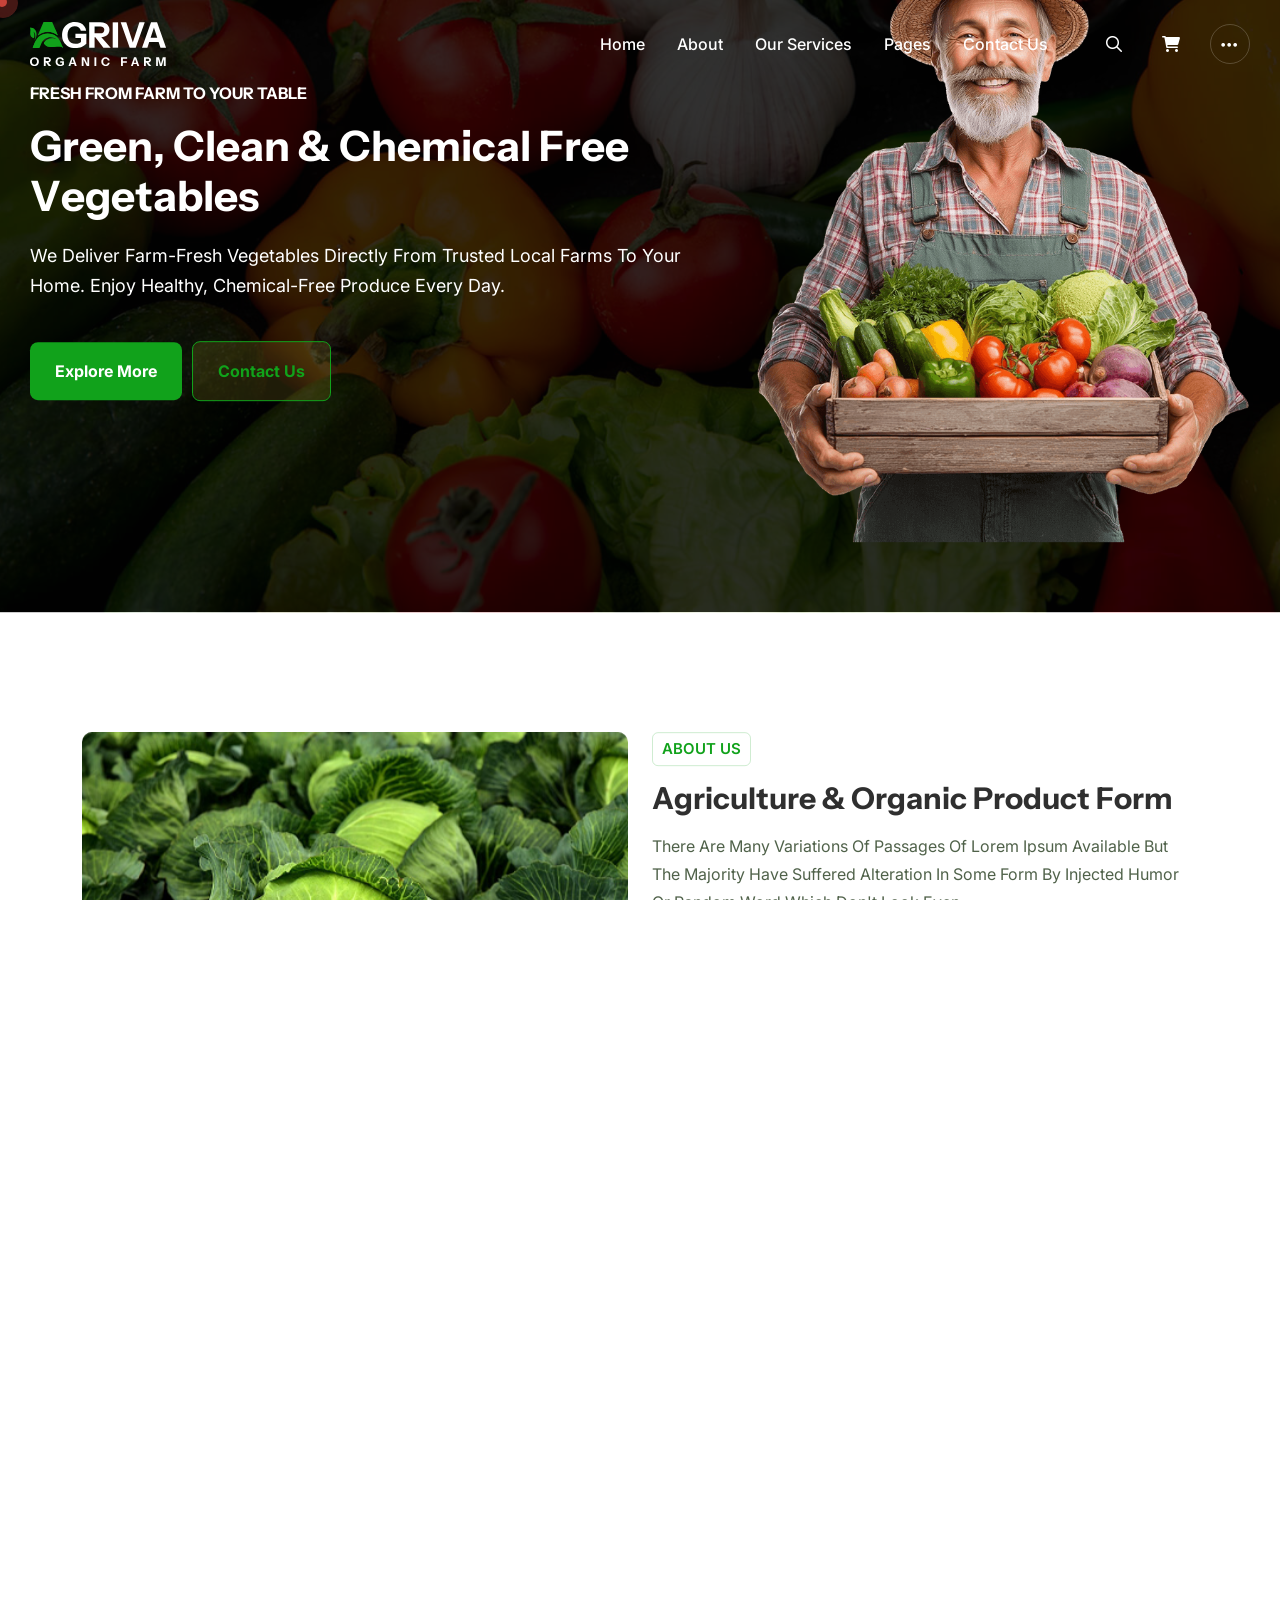
<file: index.html>
<!DOCTYPE html>
<html lang="en">
    <!--<< Header Area >>-->

<head>
        <!-- ========== Meta Tags ========== -->
        <meta charset="UTF-8">
        <meta http-equiv="X-UA-Compatible" content="IE=edge">
        <meta name="viewport" content="width=device-width, initial-scale=1">
        <meta name="author" content="Gramentheme">
        <meta name="description" content="Agriva - Agriculture Farming HTML Template">
        <!-- ======== Page title ============ -->
        <title>Agriva - Agriculture Farming</title>
        <!--<< Favcion >>-->
        <link rel="shortcut icon" href="assets/img/favicon.svg">
        <!--<< Bootstrap min.css >>-->
        <link rel="stylesheet" href="assets/css/bootstrap.min.css">
        <!--<< All Min Css >>-->
        <link rel="stylesheet" href="assets/css/all.min.css">
        <!--<< Animate.css >>-->
        <link rel="stylesheet" href="assets/css/animate.css">
        <!--<< Magnific Popup.css >>-->
        <link rel="stylesheet" href="assets/css/magnific-popup.css">
        <!--<< MeanMenu.css >>-->
        <link rel="stylesheet" href="assets/css/meanmenu.css">
        <!--<< Swiper Bundle.css >>-->
        <link rel="stylesheet" href="assets/css/swiper-bundle.min.css">
        <!--<< Nice Select.css >>-->
        <link rel="stylesheet" href="assets/css/nice-select.css">
        <!--<< Main.css >>-->
        <link rel="stylesheet" href="assets/css/main.css">
    </head>
    <body class="bg-white">

       
        <!-- Preloader Start -->
        <div id="agri-preloader">
            <div class="preloader-content">
                <img src="assets/img/leaf.png" 
                    alt="Farmer with vegetables" 
                    class="farmer-loader">
                <h4>Loading Agriculture...</h4>
            </div>
        </div>

        <!-- Back To Top Start -->
        <button id="back-top" class="back-to-top theme-bg-3">
            <i class="fa-regular fa-arrow-up"></i>
        </button>

        <!-- GT MouseCursor Start -->
        <div class="mouseCursor cursor-outer"></div>
        <div class="mouseCursor cursor-inner"></div>

       

         <!-- Offcanvas Area Start -->
        <div class="fix-area">
            <div class="offcanvas__info style-2">
                <div class="offcanvas__wrapper">
                    <div class="offcanvas__content">
                        <div class="offcanvas__top mb-5 d-flex justify-content-between align-items-center">
                            <div class="offcanvas__logo">
                                <a href="index.html">
                                    <img src="assets/img/logo/logo-6.svg" alt="logo-img">
                                </a>
                            </div>
                            <div class="offcanvas__close style-2">
                                <button>
                                <i class="fas fa-times"></i>
                                </button>
                            </div>
                        </div>
                        <p class="text d-none d-xl-block">
                            Nullam dignissim, ante scelerisque the  is euismod fermentum odio sem semper the is erat, a feugiat leo urna eget eros. Duis Aenean a imperdiet risus.
                        </p>
                        <div class="mobile-menu fix mb-3"></div>
                        <div class="offcanvas__contact d-xl-block">
                            <h4 class="d-xl-block">Contact Info</h4>
                            <ul class="d-xl-block">
                                <li class="d-flex align-items-center">
                                    <div class="offcanvas__contact-icon">
                                        <i class="fal fa-map-marker-alt"></i>
                                    </div>
                                    <div class="offcanvas__contact-text">
                                        <a target="_blank" href="#">Main Street, Melbourne, Australia</a>
                                    </div>
                                </li>
                                <li class="d-flex align-items-center">
                                    <div class="offcanvas__contact-icon mr-15">
                                        <i class="fal fa-envelope"></i>
                                    </div>
                                    <div class="offcanvas__contact-text">
                                        <a href="mailto:info@example.com"><span class="mailto:info@example.com">info@example.com</span></a>
                                    </div>
                                </li>
                                <li class="d-flex align-items-center">
                                    <div class="offcanvas__contact-icon mr-15">
                                        <i class="fal fa-clock"></i>
                                    </div>
                                    <div class="offcanvas__contact-text">
                                        <a target="_blank" href="#">Monday-Friday, 09am -05pm</a>
                                    </div>
                                </li>
                                <li class="d-flex align-items-center">
                                    <div class="offcanvas__contact-icon mr-15">
                                        <i class="far fa-phone"></i>
                                    </div>
                                    <div class="offcanvas__contact-text">
                                        <a href="tel:+11002345909">+11002345909</a>
                                    </div>
                                </li>
                            </ul>
                            <div class="social-icon d-flex align-items-center">
                                <a href="#"><i class="fab fa-facebook-f"></i></a>
                                <a href="#"><i class="fab fa-twitter"></i></a>
                                <a href="#"><i class="fab fa-youtube"></i></a>
                                <a href="#"><i class="fab fa-linkedin-in"></i></a>
                            </div>
                        </div>
                    </div>
                </div>
            </div>
        </div>
        <div class="offcanvas__overlay"></div>

        <!-- Header Section Start -->
        <header id="header-sticky" class="header-1 header-2">
            <div class="container-fluid">
                <div class="mega-menu-wrapper">
                    <div class="header-main">
                        <div class="overlay-shape">
                            <img src="assets/img/home-4/overlay.png" alt="img">
                        </div>
                        <div class="header-left">
                            <div class="logo">
                            <a href="index.html" class="header-logo">
                                <img src="assets/img/logo/logo-4.svg" alt="logo-img">
                            </a>
                            <a href="index.html" class="header-logo-2">
                                <img src="assets/img/logo/logo-5.svg" alt="logo-img">
                            </a>
                        </div>
                        </div>
                          <div class="header-right d-flex justify-content-end align-items-center">
                            <div class="mean__menu-wrapper">
                                <div class="main-menu">
                                    <nav id="mobile-menu">
                                        <ul>
                                            <li>
                                                <a href="index.html">Home</a>
                                            </li>
                                            <li class="has-dropdown">
                                                <a href="#">
                                                    About
                                                </a>
                                                <ul class="submenu">
                                                    <li>
                                                        <a href="about.html">
                                                            About Us
                                                        </a>
                                                    </li>
                                                    <li>
                                                        <a href="team.html">
                                                            Our Team
                                                        </a>
                                                    </li>
                                                    <li>
                                                        <a href="project.html">
                                                            Our Project
                                                        </a>
                                                    </li>
                                                </ul>
                                            </li>
                                            <li>
                                                <a href="service.html">Our Services</a>
                                            </li>
                                            <li class="has-dropdown">
                                                <a href="#">
                                                    Pages
                                                </a>
                                                <ul class="submenu">
                                                    <li>
                                                        <a href="shop.html">
                                                            Shop
                                                        </a>
                                                    </li>
                                                    <li>
                                                        <a href="cart.html">
                                                            Cart
                                                        </a>
                                                    </li>
                                                    <li>
                                                        <a href="checkout.html">
                                                            Checkout
                                                        </a>
                                                    </li>
                                                    <li>
                                                        <a href="pricing.html">
                                                            Pricing
                                                        </a>
                                                    </li>
                                                    <li>
                                                        <a href="faq.html">
                                                            FAQs
                                                        </a>
                                                    </li>
                                                </ul>
                                            </li>
                                            <li>
                                                <a href="contact.html">Contact Us</a>
                                            </li>
                                        </ul>
                                    </nav>
                                </div>
                            </div>
                            <div class="icon-items">
                                <div class="menu_search">
                                    <button class="search_btn"><i class="far fa-search"></i></button>
                                </div>
                                <a href="cart.html"><i class="fa-solid fa-cart-shopping"></i></a>
                            </div>
                            <div class="header-btn">
                                <div class="header-button">
                                <a href="contact.html" class="theme-btn theme-btn-3">
                                   Get In Touch 
                                </a>
                            </div>
                            <div class="header__hamburger my-auto">
                                <div class="sidebar__toggle">
                                    <i class="fa-regular fa-ellipsis"></i>
                                </div>
                              </div>
                            </div>
                        </div>
                    </div>
                </div>
            </div>
        </header>

        <!-- start: Search Popup -->
        <div class="search_popup">
            <div class="container">
            <div class="row">
                <div class="col-xxl-12">
                <div class="search_wrapper">
                    <div class="search_top d-flex align-items-center">
                    <div class="search_logo">
                        <a href="index.html">
                        <img src="assets/img/logo/logo-4.svg" alt="img">
                        </a>
                    </div>
                    <div class="search_close">
                        <button type="button" class="search_close_btn">
                        <i class="fa-thin fa-times"></i>
                        </button>
                    </div>
                    </div>
                    <div class="search_form">
                    <form action="#">
                        <div class="search_input">
                        <input class="search-input-field" type="text" placeholder="Type here to search...">
                        <span class="search-focus-border"></span>
                        <button type="submit">
                            <svg width="20" height="20" viewBox="0 0 20 20" fill="none" xmlns="http://www.w3.org/2000/svg">
                            <path
                                d="M9.55 18.1C14.272 18.1 18.1 14.272 18.1 9.55C18.1 4.82797 14.272 1 9.55 1C4.82797 1 1 4.82797 1 9.55C1 14.272 4.82797 18.1 9.55 18.1Z"
                                stroke="currentColor" stroke-width="1.5" stroke-linecap="round" stroke-linejoin="round" />
                            <path d="M19.0002 19.0002L17.2002 17.2002" stroke="currentColor" stroke-width="1.5"
                                stroke-linecap="round" stroke-linejoin="round" />
                            </svg>
                        </button>
                        </div>
                    </form>
                    </div>
                </div>
                </div>
            </div>
            </div>
        </div>
        <div class="search-popup-overlay bg-theme-3"></div>

        
        <div id="smooth-wrapper">
            <div id="smooth-content">

                <!-- Hero Section-3 Start -->
                <section class="hero-section hero-4 fix bg-cover" style="background-image: url(assets/img/home-4/hero-bg.jpg);">
                    <div class="cabage-shape float-bob-x">
                        <img src="assets/img/home-4/cabage-1.png" alt="img">
                    </div>
                    <div class="chili-shape float-bob-y">
                        <img src="assets/img/home-4/cabage-2.png" alt="img">
                    </div>
                    <div class="hero-shape">
                        <img src="assets/img/home-4/hero-shape.png" alt="img">
                    </div>
                    <div class="hero-shape-2 float-bob-y">
                        <img src="assets/img/home-4/hero-shape-3.png" alt="img">
                    </div>
                    <div class="hero-shape-3 float-bob-y">
                        <img src="assets/img/home-4/hero-shape-2.png" alt="img">
                    </div>
                    <div class="radius">
                        <img src="assets/img/home-4/radius.png" alt="img">
                    </div>
                    <div class="shape-5">
                        <img src="assets/img/home-4/leafs.png" alt="img">
                    </div>
                    <div class="container-fluid">
                        <div class="row g-4 align-items-center">
                            <div class="col-lg-7">
                                <div class="hero-content">
                                    <span>Fresh from Farm to Your Table</span>
                                    <h1 class="text-anim">
                                        Green, Clean & Chemical
                                        Free Vegetables
                                    </h1>
                                    <p>
                                        We deliver farm-fresh vegetables directly from trusted local farms to your home. Enjoy healthy, chemical-free produce every day.
                                    </p>
                                    <div class="hero-button">
                                        <a href="shop.html" class="theme-btn theme-btn-3">
                                            explore more
                                        </a>
                                        <a href="contact.html" class="theme-btn style-2">
                                            contact us
                                        </a>
                                    </div>
                                </div>
                            </div>
                            <div class="col-lg-5">
                                <div class="hero-image wow slideInUp" data-wow-delay="100ms" data-wow-duration="2500ms">
                                    <img src="assets/img/home-4/hero.png" alt="img">
                                </div>
                            </div>
                        </div>
                    </div>
                </section>

                <!-- About Section-4 Start -->
                <section class="about-section-4 section-padding fix">
                    <div class="container">
                        <div class="about-wrapper-4">
                            <div class="row g-4">
                                <div class="col-lg-6">
                                    <div class="about-image">
                                        <img src="assets/img/home-4/about-1.jpg" alt="img" class="wow img-custom-anim-top">
                                        <div class="about-image-2">
                                            <img src="assets/img/home-4/about-2.jpg" alt="img" class="wow img-custom-anim-left">
                                        </div>
                                    </div>
                                </div>
                                <div class="col-lg-6">
                                    <div class="about-content">
                                        <div class="section-title mb-0">
                                            <span class="sub-title-3">About Us</span>
                                            <h2 class="text-anim">
                                               Agriculture & Organic
                                                Product Form
                                            </h2>
                                        </div>
                                        <p class="text">
                                            There are many variations of passages of lorem ipsum available but the majority have suffered alteration in some form by injected humor or random word which don't look even.
                                        </p>
                                        <p class="text">
                                            If you are going to use a passage of Lorem Ipsum, you need to be sure there isn’t anything embarrassing hidden in the middle of text.
                                        </p>
                                        <div class="about-icon-item">
                                            <div class="icon-item">
                                                <img src="assets/img/home-4/icon/01.svg" alt="img">
                                                <h3>
                                                    Professional <br>
                                                    Farmers
                                                </h3>
                                            </div>
                                             <div class="icon-item">
                                                <img src="assets/img/home-4/icon/02.svg" alt="img">
                                                <h3>
                                                    Organic & Eco <br>
                                                    Solutions
                                                </h3>
                                            </div>
                                        </div>
                                        <div class="list-item">
                                            <ul class="list">
                                                <li>
                                                    <i class="fa-solid fa-circle-check"></i>
                                                    100% organic
                                                </li>
                                                <li>
                                                    <i class="fa-solid fa-circle-check"></i>
                                                    Quality control
                                                </li>
                                            </ul>
                                            <ul class="list">
                                                <li>
                                                    <i class="fa-solid fa-circle-check"></i>
                                                    Chemical-free farming
                                                </li>
                                                <li>
                                                    <i class="fa-solid fa-circle-check"></i>
                                                    Fresh from farm
                                                </li>
                                            </ul>
                                        </div>
                                        <a href="about.html" class="theme-btn theme-btn-3">
                                            explore more
                                        </a>
                                    </div>
                                </div>
                            </div>
                        </div>
                    </div>
                </section>
                
                <!-- Service-Section-4 Start -->
                <section class="service-section-4 section-padding fix section-bg-3">
                    <div class="container">
                        <div class="section-title text-center">
                            <span class="sub-title-3">What We Are Doing</span>
                            <h2 class="text-anim">
                                We Provide Best Services <br>
                                For Our Customer
                            </h2>
                        </div>
                        <div class="row">
                            <div class="col-xl-4 col-lg-6 col-md-6 tp_fade_anim" data-delay=".3" data-fade-from="left">
                                <div class="services-card-items-4">
                                    <div class="service-content">
                                        <h3>
                                            <a href="service-details.html">Agriculture Products</a>
                                        </h3>
                                        <p>
                                            Lorem ipsum dolor sites amet nsectetur cing elitue ndisse suscipit sagitis.
                                        </p>
                                        <a href="service-details.html" class="plus-icon">
                                            <i class="fa-solid fa-plus"></i> <span>Read More</span>
                                        </a>
                                    </div>
                                    <div class="service-image">
                                        <img src="assets/img/home-4/service/01.jpg" alt="img">
                                    </div>
                                </div>
                            </div>
                            <div class="col-xl-4 col-lg-6 col-md-6 tp_fade_anim" data-delay=".5" data-fade-from="left">
                                <div class="services-card-items-4">
                                    <div class="service-content">
                                        <h3>
                                            <a href="service-details.html">Organic Products</a>
                                        </h3>
                                        <p>
                                            Lorem ipsum dolor sites amet nsectetur cing elitue ndisse suscipit sagitis.
                                        </p>
                                        <a href="service-details.html" class="plus-icon">
                                            <i class="fa-solid fa-plus"></i> <span>Read More</span>
                                        </a>
                                    </div>
                                    <div class="service-image">
                                        <img src="assets/img/home-4/service/02.jpg" alt="img">
                                    </div>
                                </div>
                            </div>
                            <div class="col-xl-4 col-lg-6 col-md-6 tp_fade_anim" data-delay=".7" data-fade-from="left">
                                <div class="services-card-items-4">
                                    <div class="service-content">
                                        <h3>
                                            <a href="service-details.html">Fresh Vegetables</a>
                                        </h3>
                                        <p>
                                            Lorem ipsum dolor sites amet nsectetur cing elitue ndisse suscipit sagitis.
                                        </p>
                                        <a href="service-details.html" class="plus-icon">
                                            <i class="fa-solid fa-plus"></i> <span>Read More</span>
                                        </a>
                                    </div>
                                    <div class="service-image">
                                        <img src="assets/img/home-4/service/03.jpg" alt="img">
                                    </div>
                                </div>
                            </div>
                        </div>
                    </div>
                </section>

                <!-- Shop-Section Start -->
                <section class="shop-section section-padding fix">
                    <div class="container">
                        <div class="section-title text-center">
                            <span class="sub-title-3">Our Trending Products</span>
                            <h2 class="text-anim">
                                Trending Organic Products
                            </h2>
                        </div>
                        <div class="row">
                            <div class="col-xl-3 col-lg-6 col-md-6 tp_fade_anim" data-delay=".2" data-fade-from="left">
                                <div class="shop-card-items">
                                    <div class="shop-image">
                                        <img src="assets/img/home-4/shop-1.jpg" alt="img">
                                        <span class="discount">New</span>
                                        <ul class="shop-icon">
                                           <li>
                                             <a href="shop-cart.html" class="icon-btn"><i class="far fa-shopping-basket"></i></a>
                                           </li>
                                            <li>
                                                <a href="shop-cart.html" class="icon-btn"><i class="far fa-heart"></i></a>
                                            </li>
                                            <li>
                                                <a href="shop-cart.html" class="icon-btn"><i class="far fa-eye"></i></a>
                                            </li>
                                        </ul>
                                    </div>
                                    <div class="shop-content">
                                        <h3>
                                            <a href="shop-details.html">Fresh Strawberry</a>
                                        </h3>
                                        <p class="price"><span class="prev-price">$20.00</span>$10.99</p>
                                    </div>
                                </div>
                            </div>
                            <div class="col-xl-3 col-lg-6 col-md-6 tp_fade_anim" data-delay=".4" data-fade-from="left">
                                <div class="shop-card-items">
                                    <div class="shop-image">
                                        <img src="assets/img/home-4/shop-2.jpg" alt="img">
                                        <span class="discount">New</span>
                                        <ul class="shop-icon">
                                           <li>
                                             <a href="shop-cart.html" class="icon-btn"><i class="far fa-shopping-basket"></i></a>
                                           </li>
                                            <li>
                                                <a href="shop-cart.html" class="icon-btn"><i class="far fa-heart"></i></a>
                                            </li>
                                            <li>
                                                <a href="shop-cart.html" class="icon-btn"><i class="far fa-eye"></i></a>
                                            </li>
                                        </ul>
                                    </div>
                                    <div class="shop-content">
                                        <h3>
                                            <a href="shop-details.html">Green Broccoli</a>
                                        </h3>
                                        <p class="price"><span class="prev-price">$20.00</span>$10.99</p>
                                    </div>
                                </div>
                            </div>
                            <div class="col-xl-3 col-lg-6 col-md-6 tp_fade_anim" data-delay=".6" data-fade-from="left">
                                <div class="shop-card-items">
                                    <div class="shop-image">
                                        <img src="assets/img/home-4/shop-3.jpg" alt="img">
                                        <span class="discount">New</span>
                                        <ul class="shop-icon">
                                           <li>
                                             <a href="shop-cart.html" class="icon-btn"><i class="far fa-shopping-basket"></i></a>
                                           </li>
                                            <li>
                                                <a href="shop-cart.html" class="icon-btn"><i class="far fa-heart"></i></a>
                                            </li>
                                            <li>
                                                <a href="shop-cart.html" class="icon-btn"><i class="far fa-eye"></i></a>
                                            </li>
                                        </ul>
                                    </div>
                                    <div class="shop-content">
                                        <h3>
                                            <a href="shop-details.html">Sou Red Cherry</a>
                                        </h3>
                                        <p class="price"><span class="prev-price">$30.00</span>$10.99</p>
                                    </div>
                                </div>
                            </div>
                            <div class="col-xl-3 col-lg-6 col-md-6 tp_fade_anim" data-delay=".8" data-fade-from="left">
                                <div class="shop-card-items">
                                    <div class="shop-image">
                                        <img src="assets/img/home-4/shop-4.jpg" alt="img">
                                        <span class="discount">New</span>
                                        <ul class="shop-icon">
                                           <li>
                                             <a href="shop-cart.html" class="icon-btn"><i class="far fa-shopping-basket"></i></a>
                                           </li>
                                            <li>
                                                <a href="shop-cart.html" class="icon-btn"><i class="far fa-heart"></i></a>
                                            </li>
                                            <li>
                                                <a href="shop-cart.html" class="icon-btn"><i class="far fa-eye"></i></a>
                                            </li>
                                        </ul>
                                    </div>
                                    <div class="shop-content">
                                        <h3>
                                            <a href="shop-details.html">Fresh Orange</a>
                                        </h3>
                                        <p class="price"><span class="prev-price">$35.00</span>$12.99</p>
                                    </div>
                                </div>
                            </div>
                            <div class="col-xl-3 col-lg-6 col-md-6 tp_fade_anim" data-delay=".2" data-fade-from="left">
                                <div class="shop-card-items">
                                    <div class="shop-image">
                                        <img src="assets/img/home-4/shop-5.jpg" alt="img">
                                        <span class="discount">New</span>
                                        <ul class="shop-icon">
                                           <li>
                                             <a href="shop-cart.html" class="icon-btn"><i class="far fa-shopping-basket"></i></a>
                                           </li>
                                            <li>
                                                <a href="shop-cart.html" class="icon-btn"><i class="far fa-heart"></i></a>
                                            </li>
                                            <li>
                                                <a href="shop-cart.html" class="icon-btn"><i class="far fa-eye"></i></a>
                                            </li>
                                        </ul>
                                    </div>
                                    <div class="shop-content">
                                        <h3>
                                            <a href="shop-details.html">Green Apple</a>
                                        </h3>
                                        <p class="price"><span class="prev-price">$35.00</span>$12.99</p>
                                    </div>
                                </div>
                            </div>
                            <div class="col-xl-3 col-lg-6 col-md-6 tp_fade_anim" data-delay=".4" data-fade-from="left">
                                <div class="shop-card-items">
                                    <div class="shop-image">
                                        <img src="assets/img/home-4/shop-6.jpg" alt="img">
                                        <span class="discount">New</span>
                                        <ul class="shop-icon">
                                           <li>
                                             <a href="shop-cart.html" class="icon-btn"><i class="far fa-shopping-basket"></i></a>
                                           </li>
                                            <li>
                                                <a href="shop-cart.html" class="icon-btn"><i class="far fa-heart"></i></a>
                                            </li>
                                            <li>
                                                <a href="shop-cart.html" class="icon-btn"><i class="far fa-eye"></i></a>
                                            </li>
                                        </ul>
                                    </div>
                                    <div class="shop-content">
                                        <h3>
                                            <a href="shop-details.html">Green Tomato</a>
                                        </h3>
                                        <p class="price"><span class="prev-price">$25.00</span>$15.99</p>
                                    </div>
                                </div>
                            </div>
                            <div class="col-xl-3 col-lg-6 col-md-6 tp_fade_anim" data-delay=".6" data-fade-from="left">
                                <div class="shop-card-items">
                                    <div class="shop-image">
                                        <img src="assets/img/home-4/shop-7.jpg" alt="img">
                                        <span class="discount">New</span>
                                        <ul class="shop-icon">
                                           <li>
                                             <a href="shop-cart.html" class="icon-btn"><i class="far fa-shopping-basket"></i></a>
                                           </li>
                                            <li>
                                                <a href="shop-cart.html" class="icon-btn"><i class="far fa-heart"></i></a>
                                            </li>
                                            <li>
                                                <a href="shop-cart.html" class="icon-btn"><i class="far fa-eye"></i></a>
                                            </li>
                                        </ul>
                                    </div>
                                    <div class="shop-content">
                                        <h3>
                                            <a href="shop-details.html">Fresh Cabbage</a>
                                        </h3>
                                        <p class="price"><span class="prev-price">$25.00</span>$15.99</p>
                                    </div>
                                </div>
                            </div>
                            <div class="col-xl-3 col-lg-6 col-md-6 tp_fade_anim" data-delay=".8" data-fade-from="left">
                                <div class="shop-card-items">
                                    <div class="shop-image">
                                        <img src="assets/img/home-4/shop-8.jpg" alt="img">
                                        <span class="discount">New</span>
                                        <ul class="shop-icon">
                                           <li>
                                             <a href="shop-cart.html" class="icon-btn"><i class="far fa-shopping-basket"></i></a>
                                           </li>
                                            <li>
                                                <a href="shop-cart.html" class="icon-btn"><i class="far fa-heart"></i></a>
                                            </li>
                                            <li>
                                                <a href="shop-cart.html" class="icon-btn"><i class="far fa-eye"></i></a>
                                            </li>
                                        </ul>
                                    </div>
                                    <div class="shop-content">
                                        <h3>
                                            <a href="shop-details.html">Green Maize</a>
                                        </h3>
                                        <p class="price"><span class="prev-price">$15.00</span>$10.99</p>
                                    </div>
                                </div>
                            </div>
                        </div>
                    </div>
                </section>

                <!-- project-Section-4 Start -->
                <section class="our-project-section-4 fix section-padding section-bg-3">
                    <div class="container">
                        <div class="our-project-wrapper">
                            <div class="row g-4 align-items-center">
                                <div class="col-xl-4 col-lg-6 col-md-6">
                                    <div class="section-title">
                                        <span class="sub-title-3">Our Project</span>
                                        <h2 class="text-anim">
                                            We're Providing High The Quality Products
                                        </h2>
                                    </div>
                                </div>
                                <div class="col-xl-4 col-lg-6 col-md-6 tp_fade_anim" data-delay=".3" data-fade-from="left">
                                    <div class="project-thumb">
                                        <img src="assets/img/home-4/project-1.jpg" alt="img">
                                        <div class="content">
                                            <h3>
                                                <a href="project-details.html"> Rural Agriculture Projects</a>
                                            </h3>
                                            <p>
                                                We prioritize eco-friendly practices that protect natural resources agricultural productivity for.
                                            </p>
                                        </div>
                                    </div>
                                </div>
                                <div class="col-xl-4 col-lg-6 col-md-6 tp_fade_anim" data-delay=".5" data-fade-from="left">
                                    <div class="project-thumb">
                                        <img src="assets/img/home-4/project-2.jpg" alt="img">
                                        <div class="content">
                                            <h3>
                                                <a href="project-details.html">Vegetable Farming Projects</a>
                                            </h3>
                                            <p>
                                                We prioritize eco-friendly practices that protect natural resources agricultural productivity for.
                                            </p>
                                        </div>
                                    </div>
                                </div>
                                <div class="col-xl-4 col-lg-6 col-md-6 tp_fade_anim" data-delay=".3" data-fade-from="left">
                                    <div class="project-thumb">
                                        <img src="assets/img/home-4/project-3.jpg" alt="img">
                                        <div class="content">
                                            <h3>
                                                <a href="project-details.html">Organic Farming Projects</a>
                                            </h3>
                                            <p>
                                                We prioritize eco-friendly practices that protect natural resources agricultural productivity for.
                                            </p>
                                        </div>
                                    </div>
                                </div>
                                <div class="col-xl-4 col-lg-6 col-md-6 tp_fade_anim" data-delay=".5" data-fade-from="left">
                                    <div class="project-thumb">
                                        <img src="assets/img/home-4/project-4.jpg" alt="img">
                                        <div class="content">
                                            <h3>
                                                <a href="project-details.html">Vegetable Farming Initiatives</a>
                                            </h3>
                                            <p>
                                                We prioritize eco-friendly practices that protect natural resources agricultural productivity for.
                                            </p>
                                        </div>
                                    </div>
                                </div>
                                <div class="col-xl-4 col-lg-6 col-md-6">
                                    <div class="drone-thumb float-bob-y">
                                        <img src="assets/img/home-4/trac.png" alt="img">
                                    </div>
                                </div>
                            </div>
                        </div>
                    </div>
                </section>

                <!-- Why-Choose-Us-Section-4 Start -->
                <section class="why-choose-us-section-4 section-padding fix">
                    <div class="container">
                        <div class="why-choose-us-wrapper-4">
                            <div class="row g-4">
                                <div class="col-xl-6 col-lg-5">
                                    <div class="why-choose-us-content">
                                        <div class="section-title mb-0">
                                            <span class="sub-title-3">What We Are Doing</span>
                                            <h2 class="text-anim">
                                                We’re Your Best Choice For Organic Goodness
                                            </h2>
                                        </div>
                                        <a href="service.html" class="theme-btn theme-btn-3 mt-5">
                                            explore more
                                        </a>
                                    </div>
                                </div>
                                <div class="col-xl-6 col-lg-7">
                                    <div class="row g-4">
                                        <div class="col-lg-6 col-md-6 wow fadeInUp" data-wow-delay=".3s">
                                            <div class="why-choose-us-box">
                                                <div class="top-content">
                                                    <div class="icon">
                                                        <img src="assets/img/home-4/icon/03.png" alt="img">
                                                    </div>
                                                    <h3>100% Organic</h3>
                                                </div>
                                                <p>
                                                    Chemical-free 100% certified organic goodness food
                                                </p>
                                            </div>
                                        </div>
                                        <div class="col-lg-6 col-md-6 wow fadeInUp" data-wow-delay=".5s">
                                            <div class="why-choose-us-box">
                                                <div class="top-content">
                                                    <div class="icon">
                                                        <img src="assets/img/home-4/icon/04.png" alt="img">
                                                    </div>
                                                    <h3>Return Policy</h3>
                                                </div>
                                                <p>
                                                    Free returns for your complete satisfaction guaranteed.
                                                </p>
                                            </div>
                                        </div>
                                        <div class="col-lg-6 col-md-6 wow fadeInUp" data-wow-delay=".3s">
                                            <div class="why-choose-us-box">
                                                <div class="top-content">
                                                    <div class="icon">
                                                        <img src="assets/img/home-4/icon/05.png" alt="img">
                                                    </div>
                                                    <h3>Fresh Product</h3>
                                                </div>
                                                <p>
                                                    Experience farm-fresh quality with every organic product.
                                                </p>
                                            </div>
                                        </div>
                                         <div class="col-lg-6 col-md-6 wow fadeInUp" data-wow-delay=".5s">
                                            <div class="why-choose-us-box">
                                                <div class="top-content">
                                                    <div class="icon">
                                                        <img src="assets/img/home-4/icon/06.png" alt="img">
                                                    </div>
                                                    <h3>Best Quality</h3>
                                                </div>
                                                <p>
                                                    Quality, premium ingredients freshness in every bite.
                                                </p>
                                            </div>
                                        </div>
                                    </div>
                                </div>
                            </div>
                        </div>
                    </div>
                </section>

                <!-- Team-Section Start -->
                <section class="team-section-4 section-padding fix section-bg-3">
                    <div class="container">
                        <div class="section-title text-center">
                            <span class="sub-title-3">Team Member</span>
                            <h2 class="text-anim">
                                Meet Our Farming Experts
                            </h2>
                        </div>
                        <div class="swiper team-slider-2">
                            <div class="swiper-wrapper">
                                <div class="swiper-slide">
                                    <div class="team-card-items-4">
                                        <div class="team-image">
                                            <img src="assets/img/home-4/team-1.jpg" alt="img">
                                            <div class="social-icon">
                                                <a href="#"><i class="fa-brands fa-facebook-f"></i></a>
                                                <a href="#"><i class="fa-brands fa-linkedin-in"></i></a>
                                                <a href="#"><i class="fa-brands fa-twitter"></i></a>
                                            </div>
                                        </div>
                                        <div class="team-content">
                                            <h3>
                                                <a href="team-details.html">Lauro Clark</a>
                                            </h3>
                                            <p>Agronomist</p>
                                        </div>
                                    </div>
                                </div>
                                <div class="swiper-slide">
                                    <div class="team-card-items-4">
                                        <div class="team-image">
                                            <img src="assets/img/home-4/team-2.jpg" alt="img">
                                            <div class="social-icon">
                                                <a href="#"><i class="fa-brands fa-facebook-f"></i></a>
                                                <a href="#"><i class="fa-brands fa-linkedin-in"></i></a>
                                                <a href="#"><i class="fa-brands fa-twitter"></i></a>
                                            </div>
                                        </div>
                                        <div class="team-content">
                                            <h3>
                                                <a href="team-details.html">Devid Rian</a>
                                            </h3>
                                            <p>Soil Conservationist</p>
                                        </div>
                                    </div>
                                </div>
                                <div class="swiper-slide">
                                    <div class="team-card-items-4">
                                        <div class="team-image">
                                            <img src="assets/img/home-4/team-3.jpg" alt="img">
                                            <div class="social-icon">
                                                <a href="#"><i class="fa-brands fa-facebook-f"></i></a>
                                                <a href="#"><i class="fa-brands fa-linkedin-in"></i></a>
                                                <a href="#"><i class="fa-brands fa-twitter"></i></a>
                                            </div>
                                        </div>
                                        <div class="team-content">
                                            <h3>
                                                <a href="team-details.html">Sohel Tanvir</a>
                                            </h3>
                                            <p>Senior Farmer</p>
                                        </div>
                                    </div>
                                </div>
                            </div>
                        </div>
                        <div class="arrow-button">
                            <button class="array-prev">
                                <img src="assets/img/home-3/icon/02.svg" alt="img">
                            </button>
                            <button class="array-next">
                                <img src="assets/img/home-3/icon/04.svg" alt="img">
                            </button>
                        </div>
                    </div>
                </section>

                <!-- Testimonial-Section-4 Start -->
                <section class="testimonial-section-4 section-padding fix pb-0">
                    <div class="container">
                        <div class="section-title text-center">
                            <span class="sub-title-3">Clients Feedback</span>
                            <h2 class="text-anim">
                                Client Experiences with Our <br> Farming Reviews
                            </h2>
                        </div>
                        <div class="testimonial-wrapper-4">
                            <div class="row g-4 align-items-center">
                                <div class="col-lg-4">
                                    <div class="testimonial-image">
                                        <img src="assets/img/home-4/testi.jpg" alt="img">
                                    </div>
                                </div>
                                <div class="col-lg-8">
                                    <div class="testimonial-box-items-4">
                                        <div class="swiper testimonial-slider-2">
                                            <div class="swiper-wrapper">
                                                <div class="swiper-slide">
                                                    <div class="content">
                                                        <h3>Bruce Wayne</h3>
                                                        <p>Agriculture and farming are vital sectors
                                                            that form the
                                                            backbone of the global economy, providing food, fiber, and raw materials
                                                            essential for daily
                                                            life. These practices involve the cultivation of crops and the rearing of
                                                            livestock, employing a
                                                            blend of traditional techniques and modern technology to optimize production
                                                            and sustainability.
                                                        </p>
                                                        <div class="testi-bottom">
                                                            <div class="cont">
                                                                <h4>Bella Woods</h4>
                                                                <span>Nutritionist</span>
                                                            </div>
                                                            <div class="icon">
                                                                <img src="assets/img/home-3/icon/09.svg" alt="img">
                                                            </div>
                                                        </div>
                                                    </div>
                                                </div>
                                                <div class="swiper-slide">
                                                    <div class="content">
                                                        <h3>Bruce Wayne</h3>
                                                        <p>Agriculture and farming are vital sectors
                                                            that form the
                                                            backbone of the global economy, providing food, fiber, and raw materials
                                                            essential for daily
                                                            life. These practices involve the cultivation of crops and the rearing of
                                                            livestock, employing a
                                                            blend of traditional techniques and modern technology to optimize production
                                                            and sustainability.
                                                        </p>
                                                        <div class="testi-bottom">
                                                            <div class="cont">
                                                                <h4>Bella Woods</h4>
                                                                <span>Nutritionist</span>
                                                            </div>
                                                            <div class="icon">
                                                                <img src="assets/img/home-3/icon/09.svg" alt="img">
                                                            </div>
                                                        </div>
                                                    </div>
                                                </div>
                                            </div>
                                        </div>
                                        <div class="arrow-button">
                                            <button class="array-prev">
                                                <img src="assets/img/home-3/icon/02.svg" alt="img">
                                            </button>
                                            <button class="array-next">
                                                <img src="assets/img/home-3/icon/04.svg" alt="img">
                                            </button>
                                        </div>
                                    </div>
                                </div>
                            </div>
                        </div>
                    </div>
                </section>

                <!-- News-Section-4 Start -->
                <section class="news-section section-padding fix pb-0">
                    <div class="container">
                        <div class="section-title text-center">
                            <span class="sub-title-3">Latest News</span>
                            <h2 class="text-anim">
                               Agriculture & Vegetable <br> Farming News
                            </h2>
                        </div>
                        <div class="news-card-wrapper">
                            <div class="row">
                                <div class="col-xl-12">
                                    <div class="news-card-items-5">
                                        <div class="news-image">
                                            <img src="assets/img/home-4/news-1.jpg" alt="img">
                                        </div>
                                        <div class="post-date">
                                            <h3>23</h3>
                                            <p>Feb 2026</p>
                                        </div>
                                        <div class="content">
                                            <span>Organic Farming</span>
                                            <h4>
                                                <a href="news-details.html">
                                                    Sustainable Agriculture: Feeding the <br> Population While
                                                </a>
                                            </h4>
                                        </div>
                                        <a href="news-details.html" class="arrow-icon">
                                            <i class="fa-solid fa-chevron-right"></i>
                                        </a>
                                    </div>
                                    <div class="news-card-items-5">
                                        <div class="news-image">
                                            <img src="assets/img/home-4/news-2.jpg" alt="img">
                                        </div>
                                        <div class="post-date">
                                            <h3>23</h3>
                                            <p>Feb 2026</p>
                                        </div>
                                        <div class="content">
                                            <span>Organic Farming</span>
                                            <h4>
                                                <a href="news-details.html">
                                                    Organic Farming: A Path to Healthys <br> For Living
                                                </a>
                                            </h4>
                                        </div>
                                        <a href="news-details.html" class="arrow-icon">
                                            <i class="fa-solid fa-chevron-right"></i>
                                        </a>
                                    </div>
                                    <div class="news-card-items-5">
                                        <div class="news-image">
                                            <img src="assets/img/home-4/news-3.jpg" alt="img">
                                        </div>
                                        <div class="post-date">
                                            <h3>23</h3>
                                            <p>Feb 2026</p>
                                        </div>
                                        <div class="content">
                                            <span>Organic Farming</span>
                                            <h4>
                                                <a href="news-details.html">
                                                    Innovative Farming Techniques: From <br> Crop Rotation to
                                                </a>
                                            </h4>
                                        </div>
                                        <a href="news-details.html" class="arrow-icon">
                                            <i class="fa-solid fa-chevron-right"></i>
                                        </a>
                                    </div>
                                </div>
                            </div>
                        </div>
                    </div>
                </section>

                <!-- Brand Section Start -->
                <div class="brand-section-3 section-padding fix">
                    <div class="container">
                        <div class="swiper brand-slider">
                            <div class="swiper-wrapper">
                                <div class="swiper-slide">
                                    <div class="brand-box-1">
                                    <span class="brand-img-1">
                                        <img src="assets/img/home-3/brand/b1.png" alt="img">
                                    </span>
                                    <span class="brand-img-1">
                                        <img src="assets/img/home-3/brand/01.png" alt="img">
                                    </span>
                                    </div>
                                </div>
                                <div class="swiper-slide">
                                    <div class="brand-box-1">
                                    <span class="brand-img-1">
                                        <img src="assets/img/home-3/brand/b2.png" alt="img">
                                    </span>
                                    <span class="brand-img-1">
                                        <img src="assets/img/home-3/brand/02.png" alt="img">
                                    </span>
                                    </div>
                                </div>
                                <div class="swiper-slide">
                                    <div class="brand-box-1">
                                    <span class="brand-img-1">
                                        <img src="assets/img/home-3/brand/b3.png" alt="img">
                                    </span>
                                    <span class="brand-img-1">
                                        <img src="assets/img/home-3/brand/03.png" alt="img">
                                    </span>
                                    </div>
                                </div>
                                <div class="swiper-slide">
                                    <div class="brand-box-1">
                                    <span class="brand-img-1">
                                        <img src="assets/img/home-3/brand/b4.png" alt="img">
                                    </span>
                                    <span class="brand-img-1">
                                        <img src="assets/img/home-3/brand/04.png" alt="img">
                                    </span>
                                    </div>
                                </div>
                                <div class="swiper-slide">
                                    <div class="brand-box-1">
                                    <span class="brand-img-1">
                                        <img src="assets/img/home-3/brand/b5.png" alt="img">
                                    </span>
                                    <span class="brand-img-1">
                                        <img src="assets/img/home-3/brand/05.png" alt="img">
                                    </span>
                                    </div>
                                </div>
                                <div class="swiper-slide">
                                    <div class="brand-box-1">
                                    <span class="brand-img-1">
                                        <img src="assets/img/home-3/brand/b6.png" alt="img">
                                    </span>
                                    <span class="brand-img-1">
                                        <img src="assets/img/home-3/brand/06.png" alt="img">
                                    </span>
                                    </div>
                                </div>
                                <div class="swiper-slide">
                                    <div class="brand-box-1">
                                    <span class="brand-img-1">
                                        <img src="assets/img/home-3/brand/b7.png" alt="img">
                                    </span>
                                    <span class="brand-img-1">
                                        <img src="assets/img/home-3/brand/07.png" alt="img">
                                    </span>
                                    </div>
                                </div>
                            </div>
                        </div>
                    </div>
                </div>

                <!-- Footer Section Start -->
                <footer class="footer-section-2 header-bg fix pb-0 bg-cover" style="background-image: url(assets/img/home-3/footer-bg-2.jpg);">
                    <div class="container">
                        <div class="footer-top-item style-inner">
                            <div class="footer-logo wow fadeInUp" data-wow-delay=".2s">
                                <a href="index.html">
                                    <img src="assets/img/logo/logo-3.svg" alt="img">
                                </a>
                            </div>
                            <div class="footer-right-item">
                                <div class="social-icon wow fadeInUp" data-wow-delay=".4s">
                                    <a href="#"><i class="fa-brands fa-facebook-f"></i></a>
                                    <a href="#"><i class="fa-brands fa-linkedin-in"></i></a>
                                    <a href="#"><i class="fa-brands fa-twitter"></i></a>
                                    <a href="#"><i class="fa-brands fa-youtube"></i></a>
                                </div>
                                <div class="icon-item wow fadeInUp" data-wow-delay=".6s">
                                    <div class="icon">
                                        <img src="assets/img/home-2/icon/10.svg" alt="img">
                                    </div>
                                    <div class="cont">
                                        <span>call for details</span>
                                        <h3>
                                            <a href="tel:+8801234567890">+880 1234 567890</a>
                                        </h3>
                                    </div>
                                </div>
                                <div class="icon-item wow fadeInUp" data-wow-delay=".8s">
                                    <div class="icon">
                                        <img src="assets/img/home-2/icon/11.svg" alt="img">
                                    </div>
                                    <div class="cont">
                                        <span>call for details</span>
                                        <h3>
                                            <a href="mailto:support@example.com">support@example.com</a>
                                        </h3>
                                    </div>
                                </div>
                            </div>
                        </div>
                        <div class="footer-widget-wrapper footer-widget-wrapper-2 style-inner-wrapper">
                            <div class="row">
                                <div class="col-xl-5 col-md-7 col-lg-6 wow fadeInUp" data-wow-delay=".2s">
                                    <div class="single-footer-widget">
                                        <div class="footer-contact-image">
                                            <div class="footer-contact-content">
                                                <h3>Get newsletter from Agriva</h3>
                                                <form action="#" class="wow fadeInUp" data-wow-delay=".5s">
                                                    <div class="form-clt">
                                                        <input type="text" name="email" id="email" placeholder="Enter your email">
                                                        <button type="submit" class="theme-btn theme-btn-3">
                                                        subscribe now
                                                        </button>
                                                        <i class="fa-solid fa-envelope"></i>
                                                    </div>
                                                </form>
                                                <div class="input-single input-check payment-save">
                                                    <input type="checkbox" class="form-check-input" name="save-for-next" id="saveForNext">
                                                    <label for="saveForNext">Agree with terms and conditions</label>
                                                </div>
                                            </div>
                                        </div>
                                    </div>
                                </div>
                                <div class="col-xl-3 col-md-5 col-lg-4 ps-lg-5 wow fadeInUp" data-wow-delay=".4s">
                                    <div class="single-footer-widget">
                                        <div class="widget-head">
                                            <h4>our Services</h4>
                                        </div>
                                        <ul class="list-area">
                                            <li>
                                                <a href="service-details.html">
                                                <i class="fa-solid fa-chevron-right"></i>
                                                    Seed Distribution
                                                </a>
                                            </li>
                                            <li>
                                                <a href="service-details.html">
                                                    <i class="fa-solid fa-chevron-right"></i>
                                                    Soil Management
                                                </a>
                                            </li>
                                            <li>
                                                <a href="service-details.html">
                                                    <i class="fa-solid fa-chevron-right"></i>
                                                    Irrigation Management
                                                </a>
                                            </li>
                                            <li>
                                                <a href="service-details.html">
                                                    <i class="fa-solid fa-chevron-right"></i>
                                                    Detailed Field Reports
                                                </a>
                                            </li>
                                            <li>
                                                <a href="service-details-details.html">
                                                    <i class="fa-solid fa-chevron-right"></i>
                                                    Crop Rotation Planning
                                                </a>
                                            </li>
                                            <li>
                                                <a href="service-details-details.html">
                                                <i class="fa-solid fa-chevron-right"></i>
                                                    Soil Texture Mapping
                                                </a>
                                            </li>
                                        </ul>
                                    </div>
                                </div>
                                    <div class="col-xl-2 col-md-6 col-lg-2 wow fadeInUp" data-wow-delay=".6s">
                                    <div class="single-footer-widget">
                                        <div class="widget-head">
                                            <h4>Resources</h4>
                                        </div>
                                        <ul class="list-area">
                                            <li>
                                                <a href="news-details.html">
                                                <i class="fa-solid fa-chevron-right"></i>
                                                    News & Media
                                                </a>
                                            </li>
                                            <li>
                                                <a href="contact.html">
                                                    <i class="fa-solid fa-chevron-right"></i>
                                                    How It Works
                                                </a>
                                            </li>
                                            <li>
                                                <a href="pricing.html">
                                                    <i class="fa-solid fa-chevron-right"></i>
                                                    Pricing Plans
                                                </a>
                                            </li>
                                            <li>
                                                <a href="faq.html">
                                                    <i class="fa-solid fa-chevron-right"></i>
                                                    Help & FAQs
                                                </a>
                                            </li>
                                            <li>
                                                <a href="contact.html">
                                                    <i class="fa-solid fa-chevron-right"></i>
                                                    Awards
                                                </a>
                                            </li>
                                        </ul>
                                    </div>
                                </div>
                                <div class="col-xl-2 ps-lg-5 col-md-6 col-lg-4 wow fadeInUp" data-wow-delay=".8s">
                                    <div class="single-footer-widget">
                                        <div class="widget-head">
                                            <h4>our company</h4>
                                        </div>
                                        <ul class="list-area">
                                            <li>
                                                <a href="about.html">
                                                <i class="fa-solid fa-chevron-right"></i>
                                                    About Us
                                                </a>
                                            </li>
                                            <li>
                                                <a href="contact.html">
                                                    <i class="fa-solid fa-chevron-right"></i>
                                                    Our Farmers
                                                </a>
                                            </li>
                                            <li>
                                                <a href="contact.html">
                                                    <i class="fa-solid fa-chevron-right"></i>
                                                    Our Products
                                                </a>
                                            </li>
                                            <li>
                                                <a href="contact.html">
                                                    <i class="fa-solid fa-chevron-right"></i>
                                                    Contact Us
                                                </a>
                                            </li>
                                            <li>
                                                <a href="contact.html">
                                                    <i class="fa-solid fa-chevron-right"></i>
                                                    Careers
                                                </a>
                                            </li>
                                        </ul>
                                    </div>
                                </div>
                            </div>
                        </div>
                        <div class="footer-bottom pb-0">
                            <div class="footer-wrapper justify-content-center">
                                <p>©2026 <span>Samia</span>, All Rights Reserved.</p>
                            </div>
                        </div>
                    </div>
                </footer>

            </div>
        </div>

       

        
        <!--<< All JS Plugins >>-->
        <script src="assets/js/jquery-3.7.1.min.js"></script>
        <!--<< Viewport Js >>-->
        <script src="assets/js/viewport.jquery.js"></script>
        <!--<< Bootstrap Js >>-->
        <script src="assets/js/bootstrap.bundle.min.js"></script>
        <!--<< Gsap Min Js >>-->
        <script src="assets/js/gsap.min.js"></script>
        <!--<< ScrollTrigger Min Js >>-->
        <script src="assets/js/ScrollTrigger.min.js"></script>
        <!--<< ScrollSmoother Min Js >>-->
        <script src="assets/js/ScrollSmoother.min.js"></script>
        <!--<< ScrollToPlugin Min Js >>-->
        <script src="assets/js/ScrollToPlugin.min.js"></script>
        <!--<< SplitText Min Js >>-->
        <script src="assets/js/SplitText.min.js"></script>
        <!--<< TextPlugin Min Js >>-->
        <script src="assets/js/TextPlugin.js"></script>
         <!--<< Chroma Min Js >>-->
        <script src="assets/js/chroma.min.js"></script>
        <!--<< nice-selec Js >>-->
        <script src="assets/js/jquery.nice-select.min.js"></script>
        <!--<< Waypoints Js >>-->
        <script src="assets/js/jquery.waypoints.js"></script>
        <!--<< Counterup Js >>-->
        <script src="assets/js/jquery.counterup.min.js"></script>
        <!--<< Swiper Slider Js >>-->
        <script src="assets/js/swiper-bundle.min.js"></script>
        <!--<< MeanMenu Js >>-->
        <script src="assets/js/jquery.meanmenu.min.js"></script>
        <!--<< Parallaxie Js >>-->
        <script src="assets/js/parallaxie.js"></script>
        <!--<< Magnific Popup Js >>-->
        <script src="assets/js/jquery.magnific-popup.min.js"></script>
        <!--<< Wow Animation Js >>-->
        <script src="assets/js/wow.min.js"></script>
        <!--<< Main.js >>-->
        <script src="assets/js/main.js"></script>
    </body>

</html>
</file>
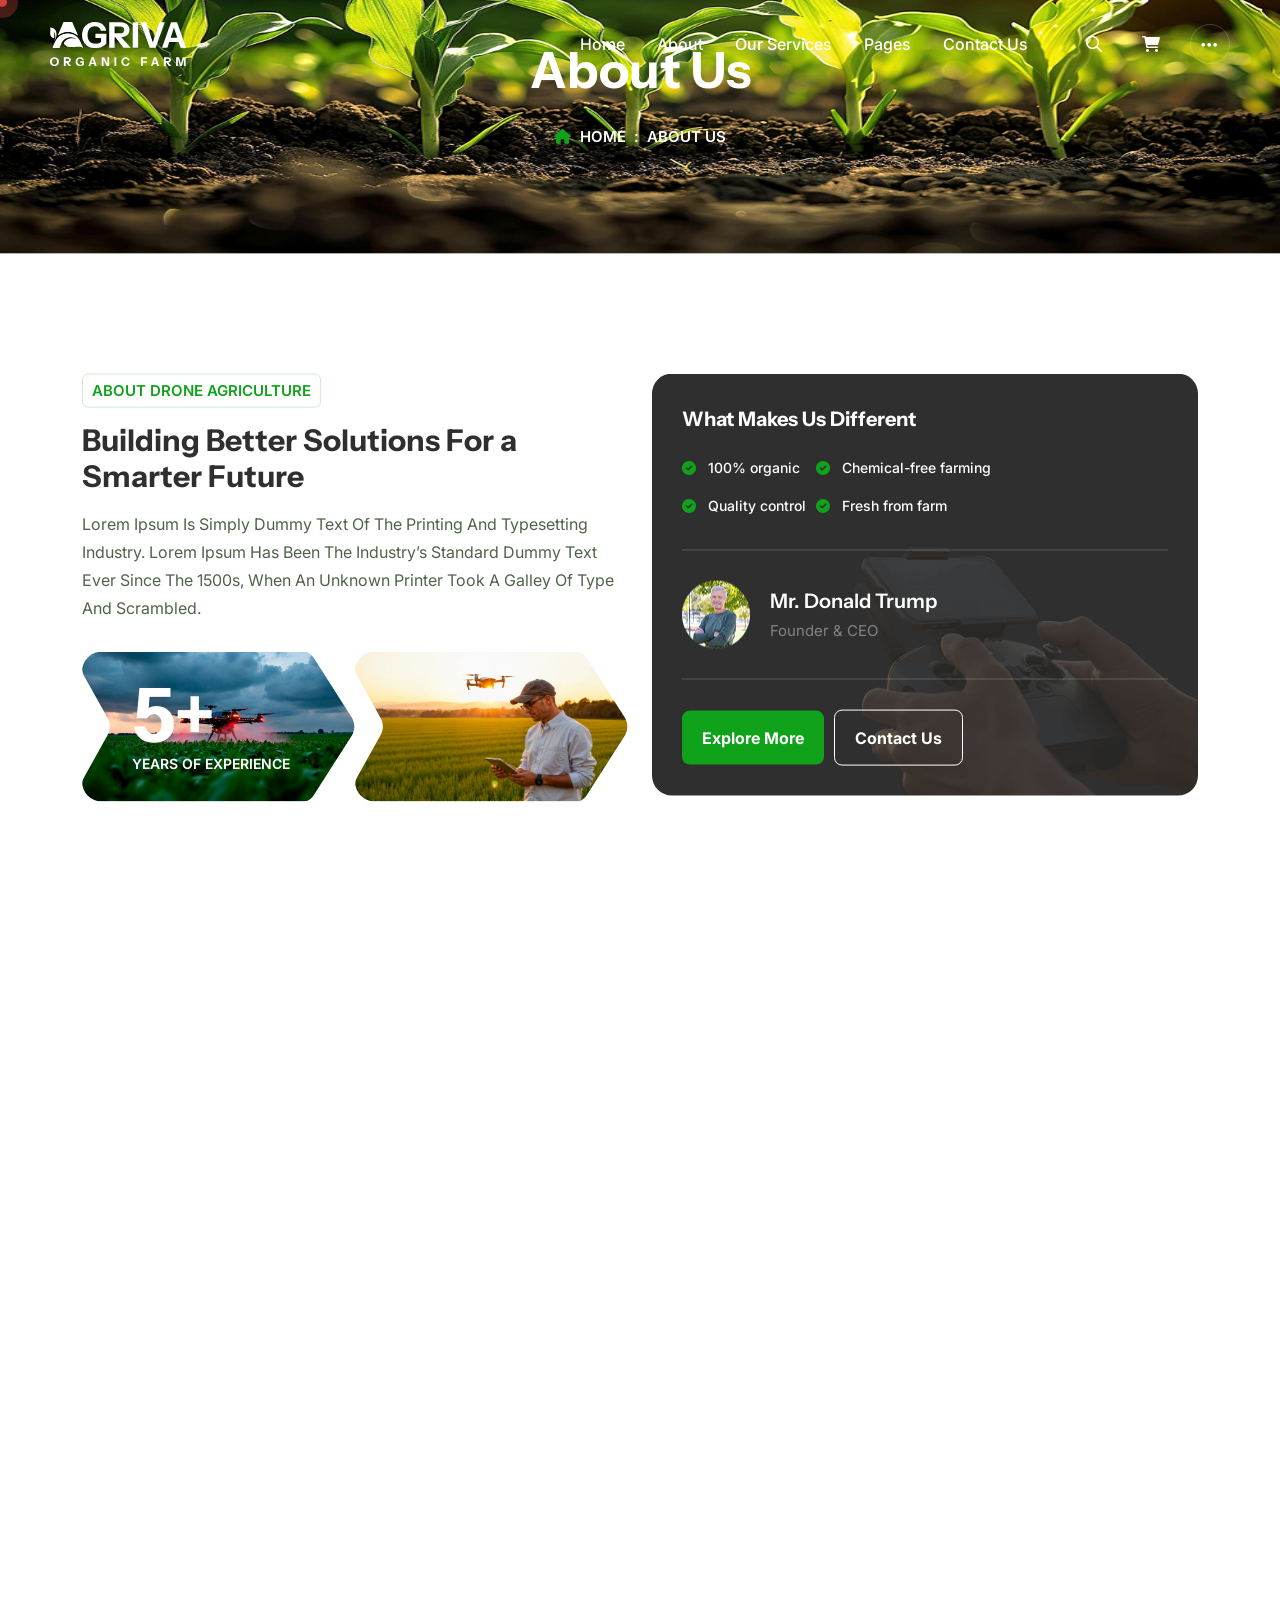
<file: about.html>
<!DOCTYPE html>
<html lang="en">
    <!--<< Header Area >>-->

<head>
        <!-- ========== Meta Tags ========== -->
        <meta charset="UTF-8">
        <meta http-equiv="X-UA-Compatible" content="IE=edge">
        <meta name="viewport" content="width=device-width, initial-scale=1">
        <meta name="author" content="Gramentheme">
        <meta name="description" content="Agriva - Agriculture Farming HTML Template">
        <!-- ======== Page title ============ -->
        <title>Agriva - Agriculture Farming</title>
        <!--<< Favcion >>-->
        <link rel="shortcut icon" href="assets/img/favicon.svg">
        <!--<< Bootstrap min.css >>-->
        <link rel="stylesheet" href="assets/css/bootstrap.min.css">
        <!--<< All Min Css >>-->
        <link rel="stylesheet" href="assets/css/all.min.css">
        <!--<< Animate.css >>-->
        <link rel="stylesheet" href="assets/css/animate.css">
        <!--<< Magnific Popup.css >>-->
        <link rel="stylesheet" href="assets/css/magnific-popup.css">
        <!--<< MeanMenu.css >>-->
        <link rel="stylesheet" href="assets/css/meanmenu.css">
        <!--<< Swiper Bundle.css >>-->
        <link rel="stylesheet" href="assets/css/swiper-bundle.min.css">
        <!--<< Nice Select.css >>-->
        <link rel="stylesheet" href="assets/css/nice-select.css">
        <!--<< Main.css >>-->
        <link rel="stylesheet" href="assets/css/main.css">
    </head>
    <body class="bg-white">

        <!-- Preloader Start -->
        <div id="agri-preloader">
        <div class="preloader-content">
            <img src="assets/img/leaf.png" 
                alt="Farmer with vegetables" 
                class="farmer-loader">
            <h4>Loading Agriculture...</h4>
        </div>
    </div>

        <!-- Back To Top Start -->
        <button id="back-top" class="back-to-top theme-bg-3">
            <i class="fa-regular fa-arrow-up"></i>
        </button>

        <!-- GT MouseCursor Start -->
        <div class="mouseCursor cursor-outer"></div>
        <div class="mouseCursor cursor-inner"></div>

       

         <!-- Offcanvas Area Start -->
        <div class="fix-area">
            <div class="offcanvas__info style-2">
                <div class="offcanvas__wrapper">
                    <div class="offcanvas__content">
                        <div class="offcanvas__top mb-5 d-flex justify-content-between align-items-center">
                            <div class="offcanvas__logo">
                                <a href="index.html">
                                    <img src="assets/img/logo/logo-6.svg" alt="logo-img">
                                </a>
                            </div>
                            <div class="offcanvas__close style-2">
                                <button>
                                <i class="fas fa-times"></i>
                                </button>
                            </div>
                        </div>
                        <p class="text d-none d-xl-block">
                            Nullam dignissim, ante scelerisque the  is euismod fermentum odio sem semper the is erat, a feugiat leo urna eget eros. Duis Aenean a imperdiet risus.
                        </p>
                        <div class="mobile-menu fix mb-3"></div>
                        <div class="offcanvas__contact d-xl-block">
                            <h4 class="d-xl-block">Contact Info</h4>
                            <ul class="d-xl-block">
                                <li class="d-flex align-items-center">
                                    <div class="offcanvas__contact-icon">
                                        <i class="fal fa-map-marker-alt"></i>
                                    </div>
                                    <div class="offcanvas__contact-text">
                                        <a target="_blank" href="#">Main Street, Melbourne, Australia</a>
                                    </div>
                                </li>
                                <li class="d-flex align-items-center">
                                    <div class="offcanvas__contact-icon mr-15">
                                        <i class="fal fa-envelope"></i>
                                    </div>
                                    <div class="offcanvas__contact-text">
                                        <a href="mailto:info@example.com"><span class="mailto:info@example.com">info@example.com</span></a>
                                    </div>
                                </li>
                                <li class="d-flex align-items-center">
                                    <div class="offcanvas__contact-icon mr-15">
                                        <i class="fal fa-clock"></i>
                                    </div>
                                    <div class="offcanvas__contact-text">
                                        <a target="_blank" href="#">Monday-Friday, 09am -05pm</a>
                                    </div>
                                </li>
                                <li class="d-flex align-items-center">
                                    <div class="offcanvas__contact-icon mr-15">
                                        <i class="far fa-phone"></i>
                                    </div>
                                    <div class="offcanvas__contact-text">
                                        <a href="tel:+11002345909">+11002345909</a>
                                    </div>
                                </li>
                            </ul>
                            <div class="social-icon d-flex align-items-center">
                                <a href="#"><i class="fab fa-facebook-f"></i></a>
                                <a href="#"><i class="fab fa-twitter"></i></a>
                                <a href="#"><i class="fab fa-youtube"></i></a>
                                <a href="#"><i class="fab fa-linkedin-in"></i></a>
                            </div>
                        </div>
                    </div>
                </div>
            </div>
        </div>
        <div class="offcanvas__overlay"></div>

        <!-- Header Section Start -->
        <header id="header-sticky" class="header-1 header-2">
            <div class="container-fluid">
                <div class="mega-menu-wrapper">
                    <div class="header-main header-inner">
                        <div class="overlay-shape">
                            <img src="assets/img/overlay-2.png" alt="img">
                        </div>
                        <div class="header-left">
                            <div class="logo">
                            <a href="index.html" class="header-logo">
                                <img src="assets/img/logo/white-logo-2.svg" alt="logo-img">
                            </a>
                            <a href="index.html" class="header-logo-2">
                                <img src="assets/img/logo/logo-5.svg" alt="logo-img">
                            </a>
                        </div>
                        </div>
                          <div class="header-right d-flex justify-content-end align-items-center">
                            <div class="mean__menu-wrapper">
                                <div class="main-menu">
                                    <nav id="mobile-menu">
                                        <ul>
                                            <li>
                                                <a href="index.html">Home</a>
                                            </li>
                                            <li class="has-dropdown">
                                                <a href="#">
                                                    About
                                                </a>
                                                <ul class="submenu">
                                                    <li>
                                                        <a href="about.html">
                                                            About Us
                                                        </a>
                                                    </li>
                                                    <li>
                                                        <a href="team.html">
                                                            Our Team
                                                        </a>
                                                    </li>
                                                    <li>
                                                        <a href="project.html">
                                                            Our Project
                                                        </a>
                                                    </li>
                                                </ul>
                                            </li>
                                            <li>
                                                <a href="service.html">Our Services</a>
                                            </li>
                                            <li class="has-dropdown">
                                                <a href="#">
                                                    Pages
                                                </a>
                                                <ul class="submenu">
                                                    <li>
                                                        <a href="shop.html">
                                                            Shop
                                                        </a>
                                                    </li>
                                                    <li>
                                                        <a href="cart.html">
                                                            Cart
                                                        </a>
                                                    </li>
                                                    <li>
                                                        <a href="checkout.html">
                                                            Checkout
                                                        </a>
                                                    </li>
                                                    <li>
                                                        <a href="pricing.html">
                                                            Pricing
                                                        </a>
                                                    </li>
                                                    <li>
                                                        <a href="faq.html">
                                                            FAQs
                                                        </a>
                                                    </li>
                                                </ul>
                                            </li>
                                            <li>
                                                <a href="contact.html">Contact Us</a>
                                            </li>
                                        </ul>
                                    </nav>
                                </div>
                            </div> 
                            <div class="icon-items">
                                <div class="menu_search">
                                    <button class="search_btn"><i class="far fa-search"></i></button>
                                </div>
                                <a href="cart.html"><i class="fa-solid fa-cart-shopping"></i></a>
                            </div>
                            <div class="header-btn">
                                <div class="header-button">
                                <a href="contact.html" class="theme-btn theme-btn-3">
                                   Get In Touch 
                                </a>
                            </div>
                            <div class="header__hamburger my-auto">
                                <div class="sidebar__toggle">
                                    <i class="fa-regular fa-ellipsis"></i>
                                </div>
                              </div>
                            </div>
                        </div>
                    </div>
                </div>
            </div>
        </header>

        <!-- start: Search Popup -->
        <div class="search_popup">
            <div class="container">
            <div class="row">
                <div class="col-xxl-12">
                <div class="search_wrapper">
                    <div class="search_top d-flex align-items-center">
                    <div class="search_logo">
                        <a href="index.html">
                        <img src="assets/img/logo/logo-4.svg" alt="img">
                        </a>
                    </div>
                    <div class="search_close">
                        <button type="button" class="search_close_btn">
                        <i class="fa-thin fa-times"></i>
                        </button>
                    </div>
                    </div>
                    <div class="search_form">
                    <form action="#">
                        <div class="search_input">
                        <input class="search-input-field" type="text" placeholder="Type here to search...">
                        <span class="search-focus-border"></span>
                        <button type="submit">
                            <svg width="20" height="20" viewBox="0 0 20 20" fill="none" xmlns="http://www.w3.org/2000/svg">
                            <path
                                d="M9.55 18.1C14.272 18.1 18.1 14.272 18.1 9.55C18.1 4.82797 14.272 1 9.55 1C4.82797 1 1 4.82797 1 9.55C1 14.272 4.82797 18.1 9.55 18.1Z"
                                stroke="currentColor" stroke-width="1.5" stroke-linecap="round" stroke-linejoin="round" />
                            <path d="M19.0002 19.0002L17.2002 17.2002" stroke="currentColor" stroke-width="1.5"
                                stroke-linecap="round" stroke-linejoin="round" />
                            </svg>
                        </button>
                        </div>
                    </form>
                    </div>
                </div>
                </div>
            </div>
            </div>
        </div>
        <div class="search-popup-overlay bg-theme-3"></div>

        
        <div id="smooth-wrapper">
            <div id="smooth-content">

                <!-- Breadcrumb Section Start -->
                <div class="breadcrumb-wrapper bg-cover" style="background-image: url('assets/img/breadcrumb.png');">
                    <div class="top-image">
                        <img src="assets/img/breadcrumb-2.jpg" alt="img">
                    </div>
                    <div class="container">
                        <div class="page-heading">
                            <div class="breadcrumb-sub-title">
                                <h1 class="text-white wow fadeInUp" data-wow-delay=".3s">About us</h1>
                            </div>
                            <ul class="breadcrumb-items wow fadeInUp" data-wow-delay=".5s">
                                <li>
                                    <a href="index.html">
                                        <i class="fa-solid fa-house"></i> Home
                                    </a>
                                </li>
                                <li>
                                    :
                                </li>
                                <li>
                                    About us
                                </li>
                            </ul>
                        </div>
                    </div>
                </div>
               
                <!-- about Section-3 Start -->
                <section class="about-section-3 section-padding fix">
                    <div class="chili-shape float-bob-y">
                        <img src="assets/img/home-3/chili.png" alt="img">
                    </div>
                    <div class="tree-shape float-bob-y">
                        <img src="assets/img/home-3/about-shape-2.png" alt="img">
                    </div>
                    <div class="container">
                        <div class="about-wrapper-3">
                            <div class="row g-4">
                                <div class="col-xl-6 col-lg-7">
                                    <div class="about-content">
                                        <div class="section-title mb-0">
                                            <span class="sub-title-3">
                                                About Drone agriculture
                                            </span>
                                            <h2 class="text-anim">
                                                Building Better Solutions <br> For a Smarter Future
                                            </h2>
                                        </div>
                                        <p class="text">
                                            Lorem Ipsum is simply dummy text of the printing and typesetting industry. Lorem Ipsum has been the industry’s standard dummy text ever since the 1500s, when an unknown printer took a galley of type and scrambled.
                                        </p>
                                        <div class="about-image-item">
                                            <div class="about-image">
                                                <img src="assets/img/home-3/about-1.jpg" alt="img">
                                                <div class="count-content">
                                                    <h2><span class="count">10</span>+</h2>
                                                    <p>years of experience</p>
                                                </div>
                                            </div>
                                            <div class="about-image">
                                                <img src="assets/img/home-3/about-2.jpg" alt="img">
                                            </div>
                                        </div>
                                    </div>
                                </div>
                                <div class="col-xl-6 col-lg-5">
                                    <div class="about-box bg-cover" style="background-image: url(assets/img/home-3/about-shape.png);">
                                        <div class="about-right-item">
                                            <h3>What Makes Us Different</h3>
                                            <div class="list-item">
                                                <ul class="list">
                                                    <li>
                                                        <i class="fa-solid fa-circle-check"></i>
                                                        100% organic
                                                    </li>
                                                    <li>
                                                        <i class="fa-solid fa-circle-check"></i>
                                                        Quality control
                                                    </li>
                                                </ul>
                                                <ul class="list">
                                                    <li>
                                                        <i class="fa-solid fa-circle-check"></i>
                                                        Chemical-free farming
                                                    </li>
                                                    <li>
                                                        <i class="fa-solid fa-circle-check"></i>
                                                        Fresh from farm
                                                    </li>
                                                </ul>
                                            </div>
                                            <div class="info-item">
                                                <img src="assets/img/home-3/client-1.png" alt="img">
                                                <div class="content">
                                                    <h4>Mr. Donald Trump</h4>
                                                    <span>Founder & CEO</span>
                                                </div>
                                            </div>
                                            <div class="about-button wow fadeInUp" data-wow-delay=".3s">
                                                <a href="service.html" class="theme-btn theme-btn-3">
                                                    explore more
                                                </a>
                                                <a href="contact.html" class="theme-btn style-2">
                                                    contact us
                                                </a>
                                            </div>
                                        </div>
                                    </div>
                                </div>
                            </div>
                        </div>
                    </div>
                </section>

                <!-- Cunter-Inner-Section-3 Start -->
                <div class="counter-inner-section fix">
                    <div class="chili-shape float-bob-y">
                        <img src="assets/img/home-3/chili-2.png" alt="img">
                    </div>
                    <div class="container">
                        <div class="counter-inner-wrapper">
                            <div class="count-wrap">
                                <div class="count-item-2">
                                    <h2><span class="count">20</span>k</h2>
                                    <p>
                                        Hectares under sustainable
                                        cultivation
                                    </p>
                                </div>
                                <div class="count-item-2 style-top">
                                    <h2><span class="count">98</span>%</h2>
                                    <p>
                                        Customer Satisfaction based on
                                        service feedback
                                    </p>
                                </div>
                                <div class="count-item-2">
                                    <h2><span class="count">12</span>k</h2>
                                    <p>
                                        Farmers partnered with
                                        across regions
                                    </p>
                                </div>
                            </div>
                            <div class="trac-wrap">
                                <div class="tractor-image float-bob-x">
                                <img src="assets/img/home-3/trac.png" alt="img">
                            </div>
                            </div>
                        </div>
                    </div>
                </div>

                <!-- Our-History-Section Start -->
                <section class="our-history-section-3 section-padding">
                    <div class="cabage-shape float-bob-x">
                        <img src="assets/img/home-3/cabage-3.png" alt="img">
                    </div>
                    <div class="container custom-container">
                        <div class="our-history-wrapper">
                            <div class="history-image">
                                <img 
                                    src="assets/img/home-3/history-2010.jpg" 
                                    alt="img" 
                                    id="historyImage"
                                >

                                <div class="year-list">
                                    <h2 data-img="assets/img/home-3/history-2010.jpg">2010</h2>
                                    <h2 data-img="assets/img/home-3/history-2015.jpg">2015</h2>
                                    <h2 data-img="assets/img/home-3/history-2020.jpg">2020</h2>
                                    <h2 data-img="assets/img/home-3/history-2025.jpg">2025</h2>
                                </div>
                            </div>

                            <div class="our-history-content">
                                <div class="section-title mb-0">
                                    <span class="sub-title-3">
                                       our story
                                    </span>
                                    <h2 class="text-anim">
                                        Growing Excellence Across <br> Every Field
                                    </h2>
                                </div>
                                <ul class="nav" role="tablist">
                                    <li class="nav-item">
                                        <a href="#technical" data-bs-toggle="tab" class="nav-link" aria-selected="false" role="tab" tabindex="-1">
                                            our mission
                                        </a>
                                    </li>
                                    <li class="nav-item">
                                        <a class="nav-link active" data-bs-toggle="tab" href="#work">our Vision</a>
                                    </li>
                                    <li class="nav-item">
                                        <a href="#ambition" data-bs-toggle="tab" class="nav-link" aria-selected="false" role="tab" tabindex="-1">
                                            why choose us
                                        </a>
                                    </li>
                                </ul>
                                <div class="tab-content">
                                    <div id="technical" class="tab-pane fade" role="tabpanel">
                                        <div class="content">
                                            <h3>Nurturing Quality in Every Field</h3>
                                            <p>
                                                We combine advanced technology with modern farming practices to deliver smarter agricultural solutions. Our drone-powered approach ensures precision, efficiency, and sustainability in every field. Helping farmers achieve higher yields .
                                            </p>
                                            <p class="mb-0">
                                                Lorem Ipsum is simply dummy text of the printing and typesetting industry. Lorem Ipsum has been the industry’s standard dummy text ever since the 1500s, when an unknown printer took a galley of type and scrambled.
                                            </p>
                                        </div>
                                    </div>
                                     <div id="work" class="tab-pane fade active show" role="tabpanel">
                                        <div class="content">
                                            <h3>Nurturing Quality in Every Field</h3>
                                            <p>
                                                We combine advanced technology with modern farming practices to deliver smarter agricultural solutions. Our drone-powered approach ensures precision, efficiency, and sustainability in every field. Helping farmers achieve higher yields .
                                            </p>
                                            <p class="mb-0">
                                                Lorem Ipsum is simply dummy text of the printing and typesetting industry. Lorem Ipsum has been the industry’s standard dummy text ever since the 1500s, when an unknown printer took a galley of type and scrambled.
                                            </p>
                                        </div>
                                     </div>
                                     <div id="ambition" class="tab-pane fade" role="tabpanel">
                                        <div class="content">
                                            <h3>Nurturing Quality in Every Field</h3>
                                            <p>
                                                We combine advanced technology with modern farming practices to deliver smarter agricultural solutions. Our drone-powered approach ensures precision, efficiency, and sustainability in every field. Helping farmers achieve higher yields .
                                            </p>
                                            <p class="mb-0">
                                                Lorem Ipsum is simply dummy text of the printing and typesetting industry. Lorem Ipsum has been the industry’s standard dummy text ever since the 1500s, when an unknown printer took a galley of type and scrambled.
                                            </p>
                                        </div>
                                     </div>
                                </div>
                            </div>
                        </div>
                    </div>
                </section>

                <!-- Work-Process Section-3 Start -->
                <section class="work-process-section section-padding fix bg-cover" style="background-image: url(assets/img/home-3/work-process-bg.png);">
                    <div class="container">
                        <div class="section-title text-center">
                            <span class="sub-title-3">WORK PROCESS</span>
                            <h2 class="section-title text-anim">The Agriculture Process</h2>
                        </div>
                        <div class="row">
                            <div class="col-xl-3 col-lg-6 col-md-6 tp_fade_anim" data-delay=".2" data-fade-from="left">
                                <div class="process-card">
                                    <div class="card-icon">
                                       <img src="assets/img/home-3/icon/05.svg" alt="img">
                                       <span>01</span>
                                    </div>
                                    <h3 class="card-title">Schedule Your Experience</h3>
                                    <p class="card-description">
                                        We prioritize eco-friendly practices that protect natural resources and ensure long-term
                                    </p>
                                </div>
                            </div>
                            <div class="col-xl-3 col-lg-6 col-md-6 tp_fade_anim" data-delay=".4" data-fade-from="left">
                                <div class="process-card card-style">
                                    <div class="card-icon">
                                        <img src="assets/img/home-3/icon/06.svg" alt="img">
                                        <span>02</span>
                                    </div>
                                    <h3 class="card-title">Get Professional Advice</h3>
                                    <p class="card-description">
                                        We prioritize eco-friendly practices that protect natural resources and ensure long-term
                                    </p>
                                </div>
                            </div>
                            <div class="col-xl-3 col-lg-6 col-md-6 tp_fade_anim" data-delay=".6" data-fade-from="left">
                                <div class="process-card">
                                    <div class="card-icon">
                                         <img src="assets/img/home-3/icon/07.svg" alt="img">
                                         <span>03</span>
                                    </div>
                                    <h3 class="card-title">Meet Export Peoplex</h3>
                                    <p class="card-description">
                                        We prioritize eco-friendly practices that protect natural resources and ensure long-term
                                    </p>
                                </div>
                            </div>
                            <div class="col-xl-3 col-lg-6 col-md-6 tp_fade_anim" data-delay=".8" data-fade-from="left">
                                <div class="process-card card-style">
                                    <div class="card-icon">
                                        <img src="assets/img/home-3/icon/08.svg" alt="img">
                                        <span>04</span>
                                    </div>
                                    <h3 class="card-title">Get A New Best Products</h3>
                                    <p class="card-description">
                                        We prioritize eco-friendly practices that protect natural resources and ensure long-term
                                    </p>
                                </div>
                            </div>
                        </div>
                    </div>
                </section>

                 <!-- Team Section Start -->
                <section class="team-section section-padding fix bg-cover" style="background-image: url(assets/img/home-3/team/team-bg.jpg);">
                    <div class="container">
                        <div class="section-title-area mb-0">
                            <div class="section-title mb-0">
                                <span class="sub-title-3">
                                    our teams
                                </span>
                                <h2 class="text-anim text-white">
                                    Growing Excellence Across <br> Every Field
                                </h2>
                            </div>
                            <div class="arrow-button">
                                <button class="array-prev">
                                    <img src="assets/img/home-3/icon/02.svg" alt="img">
                                </button>
                                <button class="array-next">
                                        <img src="assets/img/home-3/icon/04.svg" alt="img">
                                </button>
                            </div>
                        </div>
                        <div class="swiper team-slider">
                            <div class="swiper-wrapper">
                                <div class="swiper-slide">
                                <div class="team-card-item">
                                    <div class="team-image">
                                        <img src="assets/img/home-3/team/01.jpg" alt="img">
                                        <div class="social-icon">
                                            <a href="#"><i class="fa-brands fa-facebook-f"></i></a>
                                            <a href="#"><i class="fa-brands fa-linkedin-in"></i></a>
                                            <a href="#"><i class="fa-brands fa-twitter"></i></a>
                                            <a href="#"><i class="fa-brands fa-youtube"></i></a>
                                        </div>
                                        <div class="team-content">
                                            <h3>
                                                <a href="team-details.html">devid hansman</a>
                                            </h3>
                                            <p>Digital farmer</p>
                                        </div>
                                    </div>
                                </div>
                            </div>
                            <div class="swiper-slide">
                                <div class="team-card-item">
                                    <div class="team-image">
                                        <img src="assets/img/home-3/team/02.jpg" alt="img">
                                        <div class="social-icon">
                                            <a href="#"><i class="fa-brands fa-facebook-f"></i></a>
                                            <a href="#"><i class="fa-brands fa-linkedin-in"></i></a>
                                            <a href="#"><i class="fa-brands fa-twitter"></i></a>
                                            <a href="#"><i class="fa-brands fa-youtube"></i></a>
                                        </div>
                                        <div class="team-content">
                                            <h3>
                                                <a href="team-details.html">devid hansman</a>
                                            </h3>
                                            <p>Digital farmer</p>
                                        </div>
                                    </div>
                                </div>
                            </div>
                            <div class="swiper-slide">
                                <div class="team-card-item">
                                    <div class="team-image">
                                        <img src="assets/img/home-3/team/03.jpg" alt="img">
                                        <div class="social-icon">
                                            <a href="#"><i class="fa-brands fa-facebook-f"></i></a>
                                            <a href="#"><i class="fa-brands fa-linkedin-in"></i></a>
                                            <a href="#"><i class="fa-brands fa-twitter"></i></a>
                                            <a href="#"><i class="fa-brands fa-youtube"></i></a>
                                        </div>
                                        <div class="team-content">
                                            <h3>
                                                <a href="team-details.html">devid hansman</a>
                                            </h3>
                                            <p>Digital farmer</p>
                                        </div>
                                    </div>
                                </div>
                            </div>
                            <div class="swiper-slide">
                                <div class="team-card-item">
                                    <div class="team-image">
                                        <img src="assets/img/home-3/team/04.jpg" alt="img">
                                        <div class="social-icon">
                                            <a href="#"><i class="fa-brands fa-facebook-f"></i></a>
                                            <a href="#"><i class="fa-brands fa-linkedin-in"></i></a>
                                            <a href="#"><i class="fa-brands fa-twitter"></i></a>
                                            <a href="#"><i class="fa-brands fa-youtube"></i></a>
                                        </div>
                                        <div class="team-content">
                                            <h3>
                                                <a href="team-details.html">devid hansman</a>
                                            </h3>
                                            <p>Digital farmer</p>
                                        </div>
                                    </div>
                                </div>
                            </div>
                            </div>
                        </div>
                    </div>
                </section>

                <!-- Faq-InnerSection Start -->
                <section class="faq-inner-section section-padding fix">
                    <div class="faq-shape float-bob-y">
                        <img src="assets/img/home-3/faq-shape.png" alt="img">
                    </div>
                    <div class="container">
                        <div class="faq-wrapper-3">
                            <div class="row g-4">
                                <div class="col-xl-6 col-lg-7">
                                    <div class="faq-box style-inner">
                                        <div class="faq-items mt-0">
                                            <div class="accordion" id="accordionExample">
                                                <div class="accordion-item wow fadeInUp" data-wow-delay=".3s">
                                                    <h2 class="accordion-header" id="headingOne">
                                                        <button class="accordion-button" type="button" data-bs-toggle="collapse"
                                                            data-bs-target="#collapseOne" aria-expanded="true" aria-controls="collapseOne">
                                                        When is the best time to grow maize?
                                                        </button>
                                                    </h2>
                                                    <div id="collapseOne" class="accordion-collapse collapse show"
                                                        aria-labelledby="headingOne" data-bs-parent="#accordionExample" role="region">
                                                        <div class="accordion-body">
                                                            <p>
                                                               Maize is best grown during warm seasons with adequate sunlight and water. the industry’s standard dummy text ever since the 1500s, when an unknown printer took a galley of type and scrambled.
                                                            </p>
                                                        </div>
                                                    </div>
                                                </div>
                                                <div class="accordion-item wow fadeInUp" data-wow-delay=".5s">
                                                    <h2 class="accordion-header" id="headingTwo">
                                                        <button class="accordion-button collapsed" type="button" data-bs-toggle="collapse"
                                                            data-bs-target="#collapseTwo" aria-expanded="false" aria-controls="collapseTwo">
                                                            Do you use organic farming methods?
                                                        </button>
                                                    </h2>
                                                    <div id="collapseTwo" class="accordion-collapse collapse" aria-labelledby="headingTwo"
                                                        data-bs-parent="#accordionExample" role="region">
                                                        <div class="accordion-body">
                                                            <p>
                                                               Maize is best grown during warm seasons with adequate sunlight and water. the industry’s standard dummy text ever since the 1500s, when an unknown printer took a galley of type and scrambled.
                                                            </p>
                                                        </div>
                                                    </div>
                                                </div>
                                                <div class="accordion-item wow fadeInUp" data-wow-delay=".7s">
                                                    <h2 class="accordion-header" id="headingthree">
                                                        <button class="accordion-button collapsed" type="button" data-bs-toggle="collapse"
                                                            data-bs-target="#collapsethree" aria-expanded="false"
                                                            aria-controls="collapsethree">
                                                            Do you supply maize in bulk?
                                                        </button>
                                                    </h2>
                                                    <div id="collapsethree" class="accordion-collapse collapse"
                                                        aria-labelledby="headingthree" data-bs-parent="#accordionExample" role="region">
                                                        <div class="accordion-body">
                                                            <p>
                                                                Maize is best grown during warm seasons with adequate sunlight and water. the industry’s standard dummy text ever since the 1500s, when an unknown printer took a galley of type and scrambled.
                                                            </p>
                                                        </div>
                                                    </div>
                                                </div>
                                                <div class="accordion-item wow fadeInUp" data-wow-delay=".3s">
                                                    <h2 class="accordion-header" id="headingfour">
                                                        <button class="accordion-button collapsed" type="button" data-bs-toggle="collapse"
                                                            data-bs-target="#collapsefour" aria-expanded="false"
                                                            aria-controls="collapsefour">
                                                           How do you ensure maize quality?
                                                        </button>
                                                    </h2>
                                                    <div id="collapsefour" class="accordion-collapse collapse" aria-labelledby="headingfour"
                                                        data-bs-parent="#accordionExample" role="region">
                                                        <div class="accordion-body">
                                                            <p>
                                                               Maize is best grown during warm seasons with adequate sunlight and water. the industry’s standard dummy text ever since the 1500s, when an unknown printer took a galley of type and scrambled.
                                                            </p>
                                                        </div>
                                                    </div>
                                                </div>
                                                <div class="accordion-item mb-0 border-none wow fadeInUp" data-wow-delay=".3s">
                                                    <h2 class="accordion-header" id="headingfive">
                                                        <button class="accordion-button collapsed" type="button" data-bs-toggle="collapse"
                                                            data-bs-target="#collapsefive" aria-expanded="false"
                                                            aria-controls="collapsefive">
                                                            How can I place an order?
                                                        </button>
                                                    </h2>
                                                    <div id="collapsefive" class="accordion-collapse collapse" aria-labelledby="headingfive"
                                                        data-bs-parent="#accordionExample" role="region">
                                                        <div class="accordion-body">
                                                            <p>
                                                                Maize is best grown during warm seasons with adequate sunlight and water. the industry’s standard dummy text ever since the 1500s, when an unknown printer took a galley of type and scrambled.
                                                            </p>
                                                        </div>
                                                    </div>
                                                </div>
                                            </div>
                                        </div>
                                    </div>
                                </div>
                                <div class="col-xl-6 col-lg-5">
                                    <div class="faq-contentt">
                                        <div class="section-title mb-0">
                                            <span class="sub-title-3">
                                                faq
                                            </span>
                                            <h2 class="text-anim">
                                                Ask About Organic Farming Tech
                                            </h2>
                                        </div>
                                        <div class="faq-image-item">
                                            <div class="faq-image">
                                                <img src="assets/img/home-3/faq-1.jpg" alt="img">
                                            </div>
                                            <div class="faq-image style-2">
                                                <img src="assets/img/home-3/faq-2.jpg" alt="img">
                                            </div>
                                        </div>
                                    </div>
                                </div>
                            </div>
                       </div>
                    </div>
                </section>

                <!-- Testimonial Section Start -->
                <section class="testimonial-section-3 section-padding fix">
                    <div class="cabage-shape">
                        <img src="assets/img/home-3/cabage-2.png" alt="img">
                    </div>
                    <div class="container">
                        <div class="section-title text-center">
                            <span class="sub-title-3">
                                client’s feedback
                            </span>
                            <h2 class="text-anim">
                               Our Testimonials
                            </h2>
                        </div>
                        <div class="testimonial-wrapper-3">
                            <div class="row g-4">
                                <div class="col-lg-6">
                                    <div class="testimonial-bg-box bg-cover" style="background-image: url(assets/img/home-3/testi-bg.jpg);">
                                        <div class="testimonial-man wow slideInUp" data-wow-delay="100ms" data-wow-duration="2500ms">
                                            <img src="assets/img/home-3/testimonial.png" alt="img">
                                        </div>
                                        <div class="shape">
                                            <img src="assets/img/home-3/radius-shape.png" alt="img">
                                        </div>
                                    </div>
                                </div>
                                    <div class="col-lg-6">
                                        <div class="testimonial-box">
                                          <div class="swiper testimonial-slider-2">
                                            <div class="swiper-wrapper">
                                                <div class="swiper-slide">
                                                    <div class="content">
                                                        <div class="info-item">
                                                         <div class="info-text">
                                                            <div class="client-image">
                                                                <img src="assets/img/home-3/client-2.png" alt="img">
                                                            </div>
                                                                <h3>Maria Denuva</h3>
                                                                <span>Farmer man</span>
                                                            </div>
                                                            <div class="icon">
                                                                <img src="assets/img/home-3/icon/09.svg" alt="img">
                                                            </div>
                                                        </div>
                                                        <p>
                                                            Amazing work! The color schemes are vibrant, and the icons fit perfectly with all my projects. Perfect for quick prototyping! The designs are professional and work seamlessly with my workflow.
                                                        </p>
                                                        <div class="star">
                                                            <i class="fa-solid fa-star"></i>
                                                            <i class="fa-solid fa-star"></i>
                                                            <i class="fa-solid fa-star"></i>
                                                            <i class="fa-solid fa-star"></i>
                                                            <i class="fa-solid fa-star"></i>
                                                        </div>
                                                    </div>
                                                </div>
                                                <div class="swiper-slide">
                                                    <div class="content">
                                                        <div class="info-item">
                                                         <div class="info-text">
                                                            <div class="client-image">
                                                                <img src="assets/img/home-3/client-2.png" alt="img">
                                                            </div>
                                                                <h3>Maria Denuva</h3>
                                                                <span>Farmer man</span>
                                                            </div>
                                                            <div class="icon">
                                                                <img src="assets/img/home-3/icon/09.svg" alt="img">
                                                            </div>
                                                        </div>
                                                        <p>
                                                            Amazing work! The color schemes are vibrant, and the icons fit perfectly with all my projects. Perfect for quick prototyping! The designs are professional and work seamlessly with my workflow.
                                                        </p>
                                                        <div class="star">
                                                            <i class="fa-solid fa-star"></i>
                                                            <i class="fa-solid fa-star"></i>
                                                            <i class="fa-solid fa-star"></i>
                                                            <i class="fa-solid fa-star"></i>
                                                            <i class="fa-solid fa-star"></i>
                                                        </div>
                                                    </div>
                                                </div>
                                            </div>
                                          </div>
                                        <div class="arrow-button">
                                            <button class="array-prev">
                                                <img src="assets/img/home-3/icon/02.svg" alt="img">
                                            </button>
                                            <button class="array-next">
                                                <img src="assets/img/home-3/icon/04.svg" alt="img">
                                            </button>
                                        </div>
                                    </div>
                                </div>
                            </div>
                        </div>
                    </div>
                </section>

                <!-- Brand Section Start -->
                <div class="brand-section-3 section-padding fix pb-0">
                    <div class="container">
                        <h2>our brands</h2>
                        <div class="swiper brand-slider">
                            <div class="swiper-wrapper">
                                <div class="swiper-slide">
                                    <div class="brand-box-1">
                                    <span class="brand-img-1">
                                        <img src="assets/img/home-3/brand/b1.png" alt="img">
                                    </span>
                                    <span class="brand-img-1">
                                        <img src="assets/img/home-3/brand/01.png" alt="img">
                                    </span>
                                    </div>
                                </div>
                                <div class="swiper-slide">
                                    <div class="brand-box-1">
                                    <span class="brand-img-1">
                                        <img src="assets/img/home-3/brand/b2.png" alt="img">
                                    </span>
                                    <span class="brand-img-1">
                                        <img src="assets/img/home-3/brand/02.png" alt="img">
                                    </span>
                                    </div>
                                </div>
                                <div class="swiper-slide">
                                    <div class="brand-box-1">
                                    <span class="brand-img-1">
                                        <img src="assets/img/home-3/brand/b3.png" alt="img">
                                    </span>
                                    <span class="brand-img-1">
                                        <img src="assets/img/home-3/brand/03.png" alt="img">
                                    </span>
                                    </div>
                                </div>
                                <div class="swiper-slide">
                                    <div class="brand-box-1">
                                    <span class="brand-img-1">
                                        <img src="assets/img/home-3/brand/b4.png" alt="img">
                                    </span>
                                    <span class="brand-img-1">
                                        <img src="assets/img/home-3/brand/04.png" alt="img">
                                    </span>
                                    </div>
                                </div>
                                <div class="swiper-slide">
                                    <div class="brand-box-1">
                                    <span class="brand-img-1">
                                        <img src="assets/img/home-3/brand/b5.png" alt="img">
                                    </span>
                                    <span class="brand-img-1">
                                        <img src="assets/img/home-3/brand/05.png" alt="img">
                                    </span>
                                    </div>
                                </div>
                                <div class="swiper-slide">
                                    <div class="brand-box-1">
                                    <span class="brand-img-1">
                                        <img src="assets/img/home-3/brand/b6.png" alt="img">
                                    </span>
                                    <span class="brand-img-1">
                                        <img src="assets/img/home-3/brand/06.png" alt="img">
                                    </span>
                                    </div>
                                </div>
                                <div class="swiper-slide">
                                    <div class="brand-box-1">
                                    <span class="brand-img-1">
                                        <img src="assets/img/home-3/brand/b7.png" alt="img">
                                    </span>
                                    <span class="brand-img-1">
                                        <img src="assets/img/home-3/brand/07.png" alt="img">
                                    </span>
                                    </div>
                                </div>
                            </div>
                        </div>
                    </div>
                </div>

                <!-- Feature Section Start -->
                <section class="feature-section section-padding fix pb-0">
                    <div class="container">
                        <div class="row g-4">
                            <div class="col-xl-4 col-lg-6 col-md-6">
                                <div class="feature-card-item inner-page">
                                    <div class="feature-image">
                                        <img data-speed=".8" src="assets/img/home-1/about/05.jpg" alt="img">
                                        <div class="icon">
                                            <img src="assets/img/home-1/icon/05.svg" alt="">
                                        </div>
                                    </div>
                                    <div class="content">
                                        <h3>
                                            <a href="about.html">Sustainability First</a>
                                        </h3>
                                        <p>
                                            We prioritize eco-friendly practices that protect natural resources and ensure long-term agricultural productivity for future generations.
                                        </p>
                                        <a href="about.html" class="plus-icon style-theme">
                                            <i class="fa-solid fa-plus"></i> <span>Read More</span>
                                        </a>
                                    </div>
                                </div>
                            </div>
                             <div class="col-xl-4 col-lg-6 col-md-6">
                                <div class="feature-card-item inner-page">
                                    <div class="feature-image">
                                        <img data-speed=".8" src="assets/img/home-1/about/06.jpg" alt="img">
                                        <div class="icon">
                                            <img src="assets/img/home-1/icon/06.svg" alt="">
                                        </div>
                                    </div>
                                    <div class="content">
                                        <h3>
                                            <a href="about.html">Farmer Approach</a>
                                        </h3>
                                        <p>
                                            We prioritize eco-friendly practices that protect natural resources and ensure long-term agricultural productivity for future generations.
                                        </p>
                                        <a href="about.html" class="plus-icon style-theme">
                                            <i class="fa-solid fa-plus"></i> <span>Read More</span>
                                        </a>
                                    </div>
                                </div>
                            </div>
                            <div class="col-xl-4 col-lg-6 col-md-6">
                                <div class="feature-card-item inner-page">
                                    <div class="feature-image">
                                        <img data-speed=".8" src="assets/img/home-1/about/07.jpg" alt="img">
                                        <div class="icon">
                                            <img src="assets/img/home-1/icon/07.svg" alt="img">
                                        </div>
                                    </div>
                                    <div class="content">
                                        <h3>
                                            <a href="about.html">Innovation That Works</a>
                                        </h3>
                                        <p>
                                            We prioritize eco-friendly practices that protect natural resources and ensure long-term agricultural productivity for future generations.
                                        </p>
                                        <a href="about.html" class="plus-icon style-theme">
                                            <i class="fa-solid fa-plus"></i> <span>Read More</span>
                                        </a>
                                    </div>
                                </div>
                            </div>
                        </div>
                    </div>
                </section>

                <!-- Letter-Image Section Start -->
                <div class="letter-image-section-2 fix">
                    <div class="letter-image mb-0">
                        AGRIVA
                    </div>
                </div>

                <!-- Footer Section Start -->
                <footer class="footer-section-2 header-bg fix pb-0 bg-cover" style="background-image: url(assets/img/home-3/footer-bg-2.jpg);">
                    <div class="container">
                        <div class="footer-top-item style-inner">
                            <div class="footer-logo wow fadeInUp" data-wow-delay=".2s">
                                <a href="index.html">
                                    <img src="assets/img/logo/logo-3.svg" alt="img">
                                </a>
                            </div>
                            <div class="footer-right-item">
                                <div class="social-icon wow fadeInUp" data-wow-delay=".4s">
                                    <a href="#"><i class="fa-brands fa-facebook-f"></i></a>
                                    <a href="#"><i class="fa-brands fa-linkedin-in"></i></a>
                                    <a href="#"><i class="fa-brands fa-twitter"></i></a>
                                    <a href="#"><i class="fa-brands fa-youtube"></i></a>
                                </div>
                                <div class="icon-item wow fadeInUp" data-wow-delay=".6s">
                                    <div class="icon">
                                        <img src="assets/img/home-2/icon/10.svg" alt="img">
                                    </div>
                                    <div class="cont">
                                        <span>call for details</span>
                                        <h4>
                                            <a href="tel:+8801234567890">+880 1234 567890</a>
                                        </h4>
                                    </div>
                                </div>
                                <div class="icon-item wow fadeInUp" data-wow-delay=".8s">
                                    <div class="icon">
                                        <img src="assets/img/home-2/icon/11.svg" alt="img">
                                    </div>
                                    <div class="cont">
                                        <span>call for details</span>
                                        <h4>
                                            <a href="mailto:support@example.com">support@example.com</a>
                                        </h4>
                                    </div>
                                </div>
                            </div>
                        </div>
                        <div class="footer-widget-wrapper footer-widget-wrapper-2 style-inner-wrapper">
                            <div class="row">
                                <div class="col-xl-5 col-md-7 col-lg-6 wow fadeInUp" data-wow-delay=".2s">
                                    <div class="single-footer-widget">
                                        <div class="footer-contact-image">
                                            <div class="footer-contact-content">
                                                <h3>Get newsletter from Agriva</h3>
                                                <form action="#" class="wow fadeInUp" data-wow-delay=".5s">
                                                    <div class="form-clt">
                                                        <input type="text" name="email" id="email" placeholder="Enter your email">
                                                        <button type="submit" class="theme-btn theme-btn-3">
                                                        subscribe now
                                                        </button>
                                                        <i class="fa-solid fa-envelope"></i>
                                                    </div>
                                                </form>
                                                <div class="input-single input-check payment-save">
                                                    <input type="checkbox" class="form-check-input" name="save-for-next" id="saveForNext">
                                                    <label for="saveForNext">Agree with terms and conditions</label>
                                                </div>
                                            </div>
                                        </div>
                                    </div>
                                </div>
                                <div class="col-xl-3 col-md-5 col-lg-4 ps-lg-5 wow fadeInUp" data-wow-delay=".4s">
                                    <div class="single-footer-widget">
                                        <div class="widget-head">
                                            <h4>our Services</h4>
                                        </div>
                                        <ul class="list-area">
                                            <li>
                                                <a href="service-details.html">
                                                <i class="fa-solid fa-chevron-right"></i>
                                                    Seed Distribution
                                                </a>
                                            </li>
                                            <li>
                                                <a href="service-details.html">
                                                    <i class="fa-solid fa-chevron-right"></i>
                                                    Soil Management
                                                </a>
                                            </li>
                                            <li>
                                                <a href="service-details.html">
                                                    <i class="fa-solid fa-chevron-right"></i>
                                                    Irrigation Management
                                                </a>
                                            </li>
                                            <li>
                                                <a href="service-details.html">
                                                    <i class="fa-solid fa-chevron-right"></i>
                                                    Detailed Field Reports
                                                </a>
                                            </li>
                                            <li>
                                                <a href="service-details-details.html">
                                                    <i class="fa-solid fa-chevron-right"></i>
                                                    Crop Rotation Planning
                                                </a>
                                            </li>
                                            <li>
                                                <a href="service-details-details.html">
                                                <i class="fa-solid fa-chevron-right"></i>
                                                    Soil Texture Mapping
                                                </a>
                                            </li>
                                        </ul>
                                    </div>
                                </div>
                                    <div class="col-xl-2 col-md-6 col-lg-2 wow fadeInUp" data-wow-delay=".6s">
                                    <div class="single-footer-widget">
                                        <div class="widget-head">
                                            <h4>Resources</h4>
                                        </div>
                                        <ul class="list-area">
                                            <li>
                                                <a href="news-details.html">
                                                <i class="fa-solid fa-chevron-right"></i>
                                                    News & Media
                                                </a>
                                            </li>
                                            <li>
                                                <a href="contact.html">
                                                    <i class="fa-solid fa-chevron-right"></i>
                                                    How It Works
                                                </a>
                                            </li>
                                            <li>
                                                <a href="pricing.html">
                                                    <i class="fa-solid fa-chevron-right"></i>
                                                    Pricing Plans
                                                </a>
                                            </li>
                                            <li>
                                                <a href="faq.html">
                                                    <i class="fa-solid fa-chevron-right"></i>
                                                    Help & FAQs
                                                </a>
                                            </li>
                                            <li>
                                                <a href="contact.html">
                                                    <i class="fa-solid fa-chevron-right"></i>
                                                    Awards
                                                </a>
                                            </li>
                                        </ul>
                                    </div>
                                </div>
                                <div class="col-xl-2 ps-lg-5 col-md-6 col-lg-4 wow fadeInUp" data-wow-delay=".8s">
                                    <div class="single-footer-widget">
                                        <div class="widget-head">
                                            <h4>our company</h4>
                                        </div>
                                        <ul class="list-area">
                                            <li>
                                                <a href="about.html">
                                                <i class="fa-solid fa-chevron-right"></i>
                                                    About Us
                                                </a>
                                            </li>
                                            <li>
                                                <a href="contact.html">
                                                    <i class="fa-solid fa-chevron-right"></i>
                                                    Our Farmers
                                                </a>
                                            </li>
                                            <li>
                                                <a href="contact.html">
                                                    <i class="fa-solid fa-chevron-right"></i>
                                                    Our Products
                                                </a>
                                            </li>
                                            <li>
                                                <a href="contact.html">
                                                    <i class="fa-solid fa-chevron-right"></i>
                                                    Contact Us
                                                </a>
                                            </li>
                                            <li>
                                                <a href="contact.html">
                                                    <i class="fa-solid fa-chevron-right"></i>
                                                    Careers
                                                </a>
                                            </li>
                                        </ul>
                                    </div>
                                </div>
                            </div>
                        </div>
                        <div class="footer-bottom pb-0">
                            <div class="footer-wrapper justify-content-center">
                                <p>©2026 <span>Samia</span>, All Rights Reserved.</p>
                            </div>
                        </div>
                    </div>
                </footer>

            </div>
        </div>

       

        
        <!--<< All JS Plugins >>-->
        <script src="assets/js/jquery-3.7.1.min.js"></script>
        <!--<< Viewport Js >>-->
        <script src="assets/js/viewport.jquery.js"></script>
        <!--<< Bootstrap Js >>-->
        <script src="assets/js/bootstrap.bundle.min.js"></script>
        <!--<< Gsap Min Js >>-->
        <script src="assets/js/gsap.min.js"></script>
        <!--<< ScrollTrigger Min Js >>-->
        <script src="assets/js/ScrollTrigger.min.js"></script>
        <!--<< ScrollSmoother Min Js >>-->
        <script src="assets/js/ScrollSmoother.min.js"></script>
        <!--<< ScrollToPlugin Min Js >>-->
        <script src="assets/js/ScrollToPlugin.min.js"></script>
        <!--<< SplitText Min Js >>-->
        <script src="assets/js/SplitText.min.js"></script>
        <!--<< TextPlugin Min Js >>-->
        <script src="assets/js/TextPlugin.js"></script>
         <!--<< Chroma Min Js >>-->
        <script src="assets/js/chroma.min.js"></script>
        <!--<< nice-selec Js >>-->
        <script src="assets/js/jquery.nice-select.min.js"></script>
        <!--<< Waypoints Js >>-->
        <script src="assets/js/jquery.waypoints.js"></script>
        <!--<< Counterup Js >>-->
        <script src="assets/js/jquery.counterup.min.js"></script>
        <!--<< Swiper Slider Js >>-->
        <script src="assets/js/swiper-bundle.min.js"></script>
        <!--<< MeanMenu Js >>-->
        <script src="assets/js/jquery.meanmenu.min.js"></script>
        <!--<< Parallaxie Js >>-->
        <script src="assets/js/parallaxie.js"></script>
        <!--<< Magnific Popup Js >>-->
        <script src="assets/js/jquery.magnific-popup.min.js"></script>
        <!--<< Wow Animation Js >>-->
        <script src="assets/js/wow.min.js"></script>
        <!--<< Main.js >>-->
        <script src="assets/js/main.js"></script>
    </body>

</html>
</file>
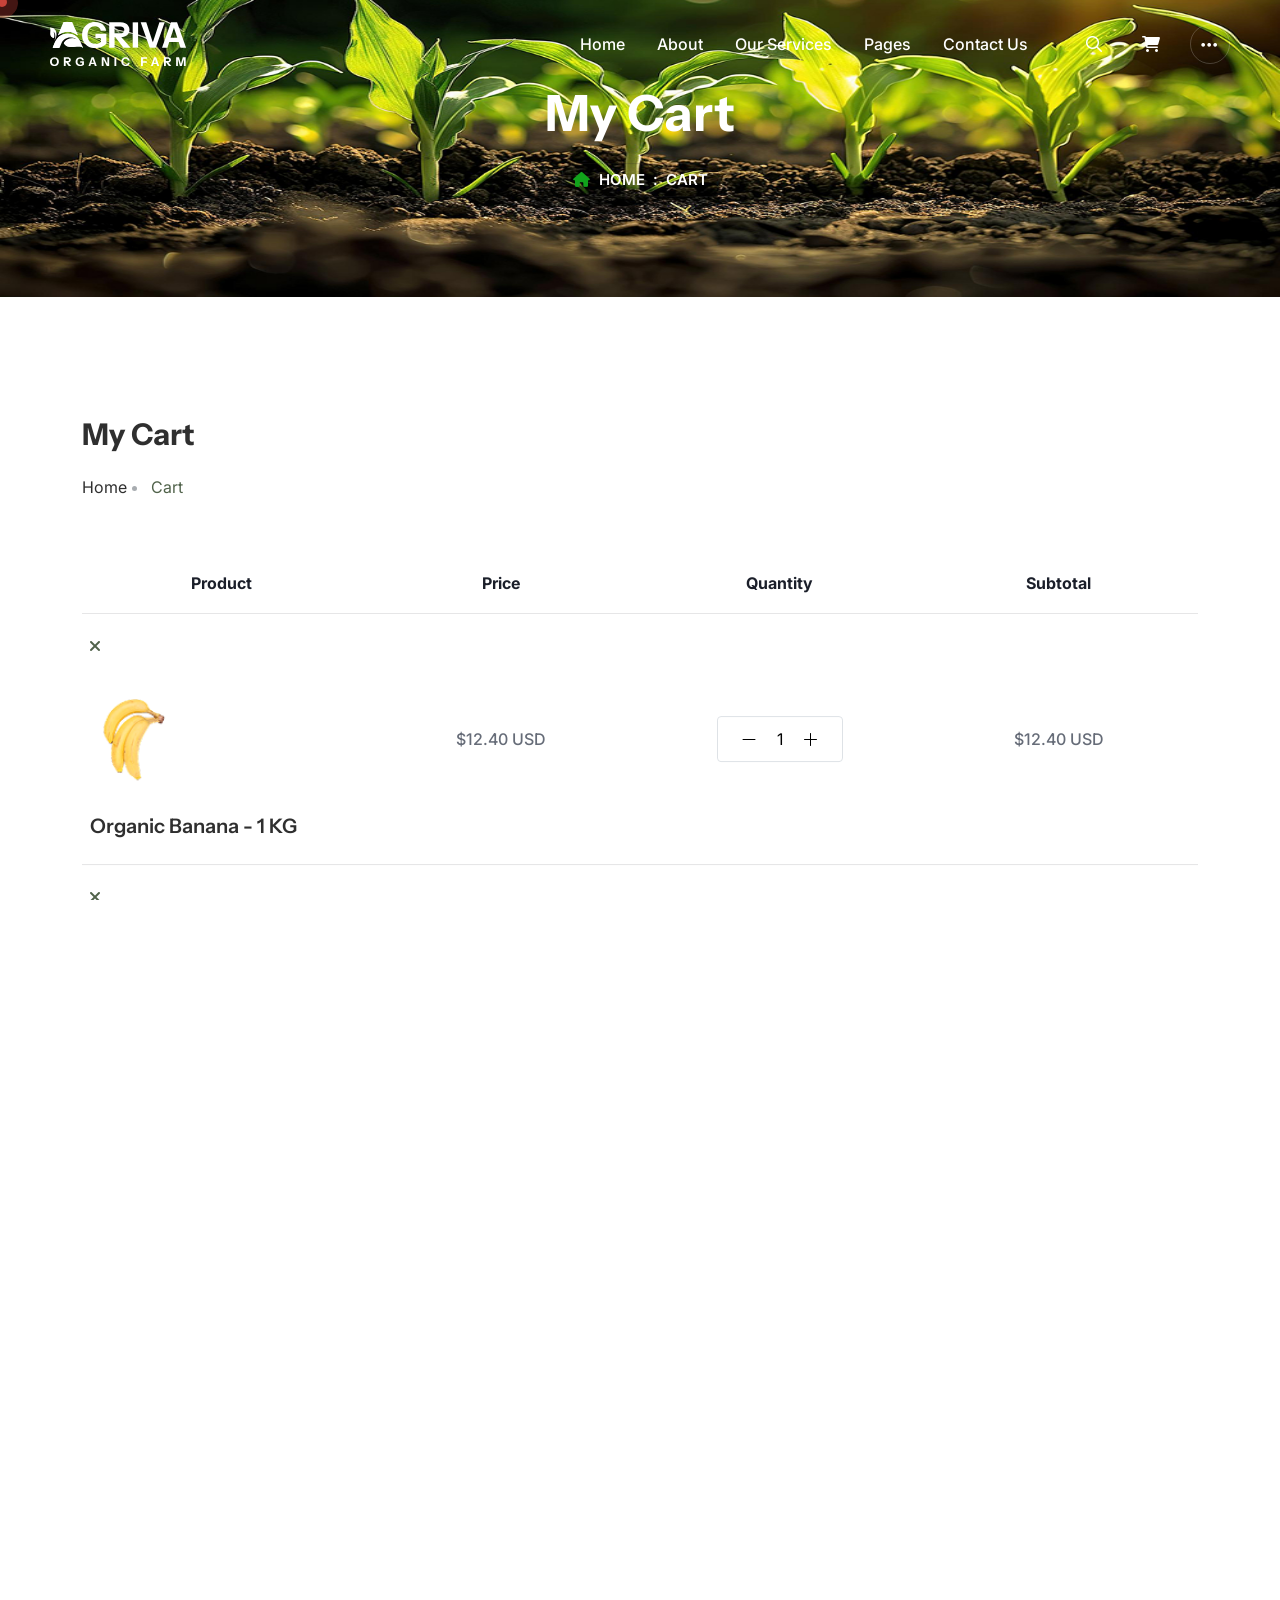
<file: cart.html>
<!DOCTYPE html>
<html lang="en">
    <!--<< Header Area >>-->

<head>
        <!-- ========== Meta Tags ========== -->
        <meta charset="UTF-8">
        <meta http-equiv="X-UA-Compatible" content="IE=edge">
        <meta name="viewport" content="width=device-width, initial-scale=1">
        <meta name="author" content="Gramentheme">
        <meta name="description" content="Agriva - Agriculture Farming HTML Template">
        <!-- ======== Page title ============ -->
        <title>Agriva - Agriculture Farming</title>
        <!--<< Favcion >>-->
        <link rel="shortcut icon" href="assets/img/favicon.svg">
        <!--<< Bootstrap min.css >>-->
        <link rel="stylesheet" href="assets/css/bootstrap.min.css">
        <!--<< All Min Css >>-->
        <link rel="stylesheet" href="assets/css/all.min.css">
        <!--<< Animate.css >>-->
        <link rel="stylesheet" href="assets/css/animate.css">
        <!--<< Magnific Popup.css >>-->
        <link rel="stylesheet" href="assets/css/magnific-popup.css">
        <!--<< MeanMenu.css >>-->
        <link rel="stylesheet" href="assets/css/meanmenu.css">
        <!--<< Swiper Bundle.css >>-->
        <link rel="stylesheet" href="assets/css/swiper-bundle.min.css">
        <!--<< Nice Select.css >>-->
        <link rel="stylesheet" href="assets/css/nice-select.css">
        <!--<< Main.css >>-->
        <link rel="stylesheet" href="assets/css/main.css">
    </head>
    <body class="bg-white">

        <!-- Preloader Start -->
        <div id="agri-preloader">
            <div class="preloader-content">
                <img src="assets/img/leaf.png" 
                    alt="Farmer with vegetables" 
                    class="farmer-loader">
                <h4>Loading Agriculture...</h4>
            </div>
        </div>

        <!-- Back To Top Start -->
        <button id="back-top" class="back-to-top theme-bg-3">
            <i class="fa-regular fa-arrow-up"></i>
        </button>

        <!-- GT MouseCursor Start -->
        <div class="mouseCursor cursor-outer"></div>
        <div class="mouseCursor cursor-inner"></div>

       

         <!-- Offcanvas Area Start -->
        <div class="fix-area">
            <div class="offcanvas__info style-2">
                <div class="offcanvas__wrapper">
                    <div class="offcanvas__content">
                        <div class="offcanvas__top mb-5 d-flex justify-content-between align-items-center">
                            <div class="offcanvas__logo">
                                <a href="index.html">
                                    <img src="assets/img/logo/logo-6.svg" alt="logo-img">
                                </a>
                            </div>
                            <div class="offcanvas__close style-2">
                                <button>
                                <i class="fas fa-times"></i>
                                </button>
                            </div>
                        </div>
                        <p class="text d-none d-xl-block">
                            Nullam dignissim, ante scelerisque the  is euismod fermentum odio sem semper the is erat, a feugiat leo urna eget eros. Duis Aenean a imperdiet risus.
                        </p>
                        <div class="mobile-menu fix mb-3"></div>
                        <div class="offcanvas__contact d-xl-block">
                            <h4 class="d-xl-block">Contact Info</h4>
                            <ul class="d-xl-block">
                                <li class="d-flex align-items-center">
                                    <div class="offcanvas__contact-icon">
                                        <i class="fal fa-map-marker-alt"></i>
                                    </div>
                                    <div class="offcanvas__contact-text">
                                        <a target="_blank" href="#">Main Street, Melbourne, Australia</a>
                                    </div>
                                </li>
                                <li class="d-flex align-items-center">
                                    <div class="offcanvas__contact-icon mr-15">
                                        <i class="fal fa-envelope"></i>
                                    </div>
                                    <div class="offcanvas__contact-text">
                                        <a href="mailto:info@example.com"><span class="mailto:info@example.com">info@example.com</span></a>
                                    </div>
                                </li>
                                <li class="d-flex align-items-center">
                                    <div class="offcanvas__contact-icon mr-15">
                                        <i class="fal fa-clock"></i>
                                    </div>
                                    <div class="offcanvas__contact-text">
                                        <a target="_blank" href="#">Monday-Friday, 09am -05pm</a>
                                    </div>
                                </li>
                                <li class="d-flex align-items-center">
                                    <div class="offcanvas__contact-icon mr-15">
                                        <i class="far fa-phone"></i>
                                    </div>
                                    <div class="offcanvas__contact-text">
                                        <a href="tel:+11002345909">+11002345909</a>
                                    </div>
                                </li>
                            </ul>
                            <div class="social-icon d-flex align-items-center">
                                <a href="#"><i class="fab fa-facebook-f"></i></a>
                                <a href="#"><i class="fab fa-twitter"></i></a>
                                <a href="#"><i class="fab fa-youtube"></i></a>
                                <a href="#"><i class="fab fa-linkedin-in"></i></a>
                            </div>
                        </div>
                    </div>
                </div>
            </div>
        </div>
        <div class="offcanvas__overlay"></div>

        <!-- Header Section Start -->
        <header id="header-sticky" class="header-1 header-2">
            <div class="container-fluid">
                <div class="mega-menu-wrapper">
                    <div class="header-main header-inner">
                        <div class="overlay-shape">
                            <img src="assets/img/overlay-2.png" alt="img">
                        </div>
                        <div class="header-left">
                            <div class="logo">
                            <a href="index.html" class="header-logo">
                                <img src="assets/img/logo/white-logo-2.svg" alt="logo-img">
                            </a>
                            <a href="index.html" class="header-logo-2">
                                <img src="assets/img/logo/logo-5.svg" alt="logo-img">
                            </a>
                        </div>
                        </div>
                          <div class="header-right d-flex justify-content-end align-items-center">
                            <div class="mean__menu-wrapper">
                                <div class="main-menu">
                                    <nav id="mobile-menu">
                                        <ul>
                                            <li>
                                                <a href="index.html">Home</a>
                                            </li>
                                            <li class="has-dropdown">
                                                <a href="#">
                                                    About
                                                </a>
                                                <ul class="submenu">
                                                    <li>
                                                        <a href="about.html">
                                                            About Us
                                                        </a>
                                                    </li>
                                                    <li>
                                                        <a href="team.html">
                                                            Our Team
                                                        </a>
                                                    </li>
                                                    <li>
                                                        <a href="project.html">
                                                            Our Project
                                                        </a>
                                                    </li>
                                                </ul>
                                            </li>
                                            <li>
                                                <a href="service.html">Our Services</a>
                                            </li>
                                            <li class="has-dropdown">
                                                <a href="#">
                                                    Pages
                                                </a>
                                                <ul class="submenu">
                                                    <li>
                                                        <a href="shop.html">
                                                            Shop
                                                        </a>
                                                    </li>
                                                    <li>
                                                        <a href="cart.html">
                                                            Cart
                                                        </a>
                                                    </li>
                                                    <li>
                                                        <a href="checkout.html">
                                                            Checkout
                                                        </a>
                                                    </li>
                                                    <li>
                                                        <a href="pricing.html">
                                                            Pricing
                                                        </a>
                                                    </li>
                                                    <li>
                                                        <a href="faq.html">
                                                            FAQs
                                                        </a>
                                                    </li>
                                                </ul>
                                            </li>
                                            <li>
                                                <a href="contact.html">Contact Us</a>
                                            </li>
                                        </ul>
                                    </nav>
                                </div>
                            </div> 
                            <div class="icon-items">
                                <div class="menu_search">
                                    <button class="search_btn"><i class="far fa-search"></i></button>
                                </div>
                                <a href="cart.html"><i class="fa-solid fa-cart-shopping"></i></a>
                            </div>
                            <div class="header-btn">
                                <div class="header-button">
                                <a href="contact.html" class="theme-btn theme-btn-3">
                                   Get In Touch 
                                </a>
                            </div>
                            <div class="header__hamburger my-auto">
                                <div class="sidebar__toggle">
                                    <i class="fa-regular fa-ellipsis"></i>
                                </div>
                              </div>
                            </div>
                        </div>
                    </div>
                </div>
            </div>
        </header>

        <!-- start: Search Popup -->
        <div class="search_popup">
            <div class="container">
            <div class="row">
                <div class="col-xxl-12">
                <div class="search_wrapper">
                    <div class="search_top d-flex align-items-center">
                    <div class="search_logo">
                        <a href="index.html">
                        <img src="assets/img/logo/logo-4.svg" alt="img">
                        </a>
                    </div>
                    <div class="search_close">
                        <button type="button" class="search_close_btn">
                        <i class="fa-thin fa-times"></i>
                        </button>
                    </div>
                    </div>
                    <div class="search_form">
                    <form action="#">
                        <div class="search_input">
                        <input class="search-input-field" type="text" placeholder="Type here to search...">
                        <span class="search-focus-border"></span>
                        <button type="submit">
                            <svg width="20" height="20" viewBox="0 0 20 20" fill="none" xmlns="http://www.w3.org/2000/svg">
                            <path
                                d="M9.55 18.1C14.272 18.1 18.1 14.272 18.1 9.55C18.1 4.82797 14.272 1 9.55 1C4.82797 1 1 4.82797 1 9.55C1 14.272 4.82797 18.1 9.55 18.1Z"
                                stroke="currentColor" stroke-width="1.5" stroke-linecap="round" stroke-linejoin="round" />
                            <path d="M19.0002 19.0002L17.2002 17.2002" stroke="currentColor" stroke-width="1.5"
                                stroke-linecap="round" stroke-linejoin="round" />
                            </svg>
                        </button>
                        </div>
                    </form>
                    </div>
                </div>
                </div>
            </div>
            </div>
        </div>
        <div class="search-popup-overlay bg-theme-3"></div>

        
        <div id="smooth-wrapper">
            <div id="smooth-content">

                <!-- Breadcrumb Section Start -->
                <div class="breadcrumb-wrapper bg-cover" style="background-image: url('assets/img/breadcrumb.png');">
                    <div class="top-image">
                        <img src="assets/img/breadcrumb-2.jpg" alt="img">
                    </div>
                    <div class="container">
                        <div class="page-heading">
                            <div class="breadcrumb-sub-title">
                                <h1 class="text-white wow fadeInUp" data-wow-delay=".3s">My Cart</h1>
                            </div>
                            <ul class="breadcrumb-items wow fadeInUp" data-wow-delay=".5s">
                                <li>
                                    <a href="index.html">
                                        <i class="fa-solid fa-house"></i> Home
                                    </a>
                                </li>
                                <li>
                                    :
                                </li>
                                <li>
                                    Cart
                                </li>
                            </ul>
                        </div>
                    </div>
                </div>
               
                
               <!-- cart section start -->
                <div class="cart-section section-padding">
                    <div class="container">
                        <div class="cart-list-area">
                            <div class="top-content">
                                <h2>My Cart</h2>
                                <ul class="list">
                                    <li>
                                        <a href="index.html">Home</a>
                                    </li>
                                    <li>
                                        Cart
                                    </li>
                                </ul>
                            </div>
                            <div class="table-responsive">
                                <table class="table common-table">
                                    <thead data-aos="fade-down">
                                        <tr>
                                            <th class="text-center">Product</th>
                                            <th class="text-center">Price</th>
                                            <th class="text-center">Quantity</th>
                                            <th class="text-center">Subtotal</th>
                                        </tr>
                                    </thead>
                                    <tbody>
                                        <tr class="align-items-center py-3">
                                            <td>
                                                <div class="cart-item-thumb d-flex align-items-center gap-4">
                                                    <i class="fas fa-times"></i>
                                                    <img class="w-100" src="assets/img/inner-page/shop/cart-1.png" alt="product">
                                                    <span class="head text-nowrap">Organic Banana - 1 KG</span>
                                                </div>
                                            </td>
                                            <td class="text-center">
                                                <span class="price-usd">
                                                    $12.40 USD
                                                </span>
                                            </td>
                                            <td class="price-quantity text-center">
                                                <div
                                                class="quantity radius d-inline-flex align-items-center justify-content-center gap-1 py-2 px-4 border n50-border_20 text-sm">
                                                <button class="quantityDecrement"><i class="fal fa-minus"></i></button>
                                                <input type="text" value="1" class="quantityValue">
                                                <button class="quantityIncrement"><i class="fal fa-plus"></i></button>
                                            </div>
                                            </td>
                                            <td class="text-center">
                                                <span class="price-usd">
                                                    $12.40 USD
                                                </span>
                                            </td>
                                        </tr>
                                        <tr class="align-items-center py-3">
                                            <td>
                                                <div class="cart-item-thumb d-flex align-items-center gap-4">
                                                    <i class="fas fa-times"></i>
                                                    <img class="w-100" src="assets/img/inner-page/shop/cart-2.png" alt="product">
                                                    <span class="head text-nowrap">Fresh Fruits - 1 KG</span>
                                                </div>
                                            </td>
                                            <td class="text-center">
                                                <span class="price-usd">
                                                    $25.50 USD
                                                </span>
                                            </td>
                                            <td class="price-quantity text-center">
                                                <div
                                                    class="quantity radius d-inline-flex align-items-center justify-content-center gap-1 py-2 px-4 border n50-border_20 text-sm">
                                                    <button class="quantityDecrement"><i class="fal fa-minus"></i></button>
                                                    <input type="text" value="1" class="quantityValue">
                                                    <button class="quantityIncrement"><i class="fal fa-plus"></i></button>
                                                </div>
                                            </td>
                                            <td class="text-center">
                                                <span class="price-usd">
                                                    $25.50 USD
                                                </span>
                                            </td>
                                        </tr>
                                        <tr class="align-items-center py-3">
                                            <td>
                                                <div class="cart-item-thumb d-flex align-items-center gap-4">
                                                    <i class="fas fa-times"></i>
                                                    <img class="w-100" src="assets/img/inner-page/shop/cart-3.png" alt="product">
                                                    <span class="head text-nowrap">Fresh vegetable</span>
                                                </div>
                                            </td>
                                            <td class="text-center">
                                                <span class="price-usd">
                                                    $44.50 USD
                                                </span>
                                            </td>
                                            <td class="price-quantity text-center">
                                                <div
                                                    class="quantity radius d-inline-flex align-items-center justify-content-center gap-1 py-2 px-4 border n50-border_20 text-sm">
                                                    <button class="quantityDecrement"><i class="fal fa-minus"></i></button>
                                                    <input type="text" value="1" class="quantityValue">
                                                    <button class="quantityIncrement"><i class="fal fa-plus"></i></button>
                                                </div>
                                            </td>
                                            <td class="text-center">
                                                <span class="price-usd">
                                                    $44.50 USD
                                                </span>
                                            </td>
                                        </tr>
                                        <tr class="align-items-center py-3">
                                            <td>
                                                <div class="cart-item-thumb d-flex align-items-center gap-4">
                                                    <i class="fas fa-times"></i>
                                                    <img class="w-100" src="assets/img/inner-page/shop/cart-4.png" alt="product">
                                                    <span class="head text-nowrap">Fress Maize</span>
                                                </div>
                                            </td>
                                            <td class="text-center">
                                                <span class="price-usd">
                                                    $39.50 USD
                                                </span>
                                            </td>
                                            <td class="price-quantity text-center">
                                                <div
                                                    class="quantity radius d-inline-flex align-items-center justify-content-center gap-1 py-2 px-4 border n50-border_20 text-sm">
                                                    <button class="quantityDecrement"><i class="fal fa-minus"></i></button>
                                                    <input type="text" value="1" class="quantityValue">
                                                    <button class="quantityIncrement"><i class="fal fa-plus"></i></button>
                                                </div>
                                            </td>
                                            <td class="text-center">
                                                <span class="price-usd">
                                                    $39.50 USD
                                                </span>
                                            </td>
                                        </tr>
                                    </tbody>
                                </table>
                            </div>
                            <div class="coupon-items d-flex flex-md-nowrap flex-wrap justify-content-between align-items-center gap-4 pt-4">
                                <form action="#" class="d-flex flex-sm-nowrap flex-wrap align-items-center gap-3">
                                    <input type="text"
                                        placeholder="Enter coupon code">
                                    <button type="submit" class="theme-btn theme-btn-3 alt-color radius-xs">Apply</button>
                                </form>
                                <button type="button" class="theme-btn theme-btn-3 alt-color radius-xs">Update Cart</button>
                            </div>
                        </div>
                    </div>
                </div>
                
                <!-- Footer Section Start -->
                <footer class="footer-section-2 header-bg fix pb-0 bg-cover" style="background-image: url(assets/img/home-3/footer-bg-2.jpg);">
                    <div class="container">
                        <div class="footer-top-item style-inner">
                            <div class="footer-logo wow fadeInUp" data-wow-delay=".2s">
                                <a href="index.html">
                                    <img src="assets/img/logo/logo-3.svg" alt="img">
                                </a>
                            </div>
                            <div class="footer-right-item">
                                <div class="social-icon wow fadeInUp" data-wow-delay=".4s">
                                    <a href="#"><i class="fa-brands fa-facebook-f"></i></a>
                                    <a href="#"><i class="fa-brands fa-linkedin-in"></i></a>
                                    <a href="#"><i class="fa-brands fa-twitter"></i></a>
                                    <a href="#"><i class="fa-brands fa-youtube"></i></a>
                                </div>
                                <div class="icon-item wow fadeInUp" data-wow-delay=".6s">
                                    <div class="icon">
                                        <img src="assets/img/home-2/icon/10.svg" alt="img">
                                    </div>
                                    <div class="cont">
                                        <span>call for details</span>
                                        <h3>
                                            <a href="tel:+8801234567890">+880 1234 567890</a>
                                        </h3>
                                    </div>
                                </div>
                                <div class="icon-item wow fadeInUp" data-wow-delay=".8s">
                                    <div class="icon">
                                        <img src="assets/img/home-2/icon/11.svg" alt="img">
                                    </div>
                                    <div class="cont">
                                        <span>call for details</span>
                                        <h3>
                                            <a href="mailto:support@example.com">support@example.com</a>
                                        </h3>
                                    </div>
                                </div>
                            </div>
                        </div>
                        <div class="footer-widget-wrapper footer-widget-wrapper-2 style-inner-wrapper">
                            <div class="row">
                                <div class="col-xl-5 col-md-7 col-lg-6 wow fadeInUp" data-wow-delay=".2s">
                                    <div class="single-footer-widget">
                                        <div class="footer-contact-image">
                                            <div class="footer-contact-content">
                                                <h3>Get newsletter from Agriva</h3>
                                                <form action="#" class="wow fadeInUp" data-wow-delay=".5s">
                                                    <div class="form-clt">
                                                        <input type="text" name="email" id="email" placeholder="Enter your email">
                                                        <button type="submit" class="theme-btn theme-btn-3">
                                                        subscribe now
                                                        </button>
                                                        <i class="fa-solid fa-envelope"></i>
                                                    </div>
                                                </form>
                                                <div class="input-single input-check payment-save">
                                                    <input type="checkbox" class="form-check-input" name="save-for-next" id="saveForNext">
                                                    <label for="saveForNext">Agree with terms and conditions</label>
                                                </div>
                                            </div>
                                        </div>
                                    </div>
                                </div>
                                <div class="col-xl-3 col-md-5 col-lg-4 ps-lg-5 wow fadeInUp" data-wow-delay=".4s">
                                    <div class="single-footer-widget">
                                        <div class="widget-head">
                                            <h4>our Services</h4>
                                        </div>
                                        <ul class="list-area">
                                            <li>
                                                <a href="service-details.html">
                                                <i class="fa-solid fa-chevron-right"></i>
                                                    Seed Distribution
                                                </a>
                                            </li>
                                            <li>
                                                <a href="service-details.html">
                                                    <i class="fa-solid fa-chevron-right"></i>
                                                    Soil Management
                                                </a>
                                            </li>
                                            <li>
                                                <a href="service-details.html">
                                                    <i class="fa-solid fa-chevron-right"></i>
                                                    Irrigation Management
                                                </a>
                                            </li>
                                            <li>
                                                <a href="service-details.html">
                                                    <i class="fa-solid fa-chevron-right"></i>
                                                    Detailed Field Reports
                                                </a>
                                            </li>
                                            <li>
                                                <a href="service-details-details.html">
                                                    <i class="fa-solid fa-chevron-right"></i>
                                                    Crop Rotation Planning
                                                </a>
                                            </li>
                                            <li>
                                                <a href="service-details-details.html">
                                                <i class="fa-solid fa-chevron-right"></i>
                                                    Soil Texture Mapping
                                                </a>
                                            </li>
                                        </ul>
                                    </div>
                                </div>
                                    <div class="col-xl-2 col-md-6 col-lg-2 wow fadeInUp" data-wow-delay=".6s">
                                    <div class="single-footer-widget">
                                        <div class="widget-head">
                                            <h4>Resources</h4>
                                        </div>
                                        <ul class="list-area">
                                            <li>
                                                <a href="news-details.html">
                                                <i class="fa-solid fa-chevron-right"></i>
                                                    News & Media
                                                </a>
                                            </li>
                                            <li>
                                                <a href="contact.html">
                                                    <i class="fa-solid fa-chevron-right"></i>
                                                    How It Works
                                                </a>
                                            </li>
                                            <li>
                                                <a href="pricing.html">
                                                    <i class="fa-solid fa-chevron-right"></i>
                                                    Pricing Plans
                                                </a>
                                            </li>
                                            <li>
                                                <a href="faq.html">
                                                    <i class="fa-solid fa-chevron-right"></i>
                                                    Help & FAQs
                                                </a>
                                            </li>
                                            <li>
                                                <a href="contact.html">
                                                    <i class="fa-solid fa-chevron-right"></i>
                                                    Awards
                                                </a>
                                            </li>
                                        </ul>
                                    </div>
                                </div>
                                <div class="col-xl-2 ps-lg-5 col-md-6 col-lg-4 wow fadeInUp" data-wow-delay=".8s">
                                    <div class="single-footer-widget">
                                        <div class="widget-head">
                                            <h4>our company</h4>
                                        </div>
                                        <ul class="list-area">
                                            <li>
                                                <a href="about.html">
                                                <i class="fa-solid fa-chevron-right"></i>
                                                    About Us
                                                </a>
                                            </li>
                                            <li>
                                                <a href="contact.html">
                                                    <i class="fa-solid fa-chevron-right"></i>
                                                    Our Farmers
                                                </a>
                                            </li>
                                            <li>
                                                <a href="contact.html">
                                                    <i class="fa-solid fa-chevron-right"></i>
                                                    Our Products
                                                </a>
                                            </li>
                                            <li>
                                                <a href="contact.html">
                                                    <i class="fa-solid fa-chevron-right"></i>
                                                    Contact Us
                                                </a>
                                            </li>
                                            <li>
                                                <a href="contact.html">
                                                    <i class="fa-solid fa-chevron-right"></i>
                                                    Careers
                                                </a>
                                            </li>
                                        </ul>
                                    </div>
                                </div>
                            </div>
                        </div>
                        <div class="footer-bottom pb-0">
                            <div class="footer-wrapper justify-content-center">
                                <p>©2026 <span>Samia</span>, All Rights Reserved.</p>
                            </div>
                        </div>
                    </div>
                </footer>

            </div>
        </div>

       

        
        <!--<< All JS Plugins >>-->
        <script src="assets/js/jquery-3.7.1.min.js"></script>
        <!--<< Viewport Js >>-->
        <script src="assets/js/viewport.jquery.js"></script>
        <!--<< Bootstrap Js >>-->
        <script src="assets/js/bootstrap.bundle.min.js"></script>
        <!--<< Gsap Min Js >>-->
        <script src="assets/js/gsap.min.js"></script>
        <!--<< ScrollTrigger Min Js >>-->
        <script src="assets/js/ScrollTrigger.min.js"></script>
        <!--<< ScrollSmoother Min Js >>-->
        <script src="assets/js/ScrollSmoother.min.js"></script>
        <!--<< ScrollToPlugin Min Js >>-->
        <script src="assets/js/ScrollToPlugin.min.js"></script>
        <!--<< SplitText Min Js >>-->
        <script src="assets/js/SplitText.min.js"></script>
        <!--<< TextPlugin Min Js >>-->
        <script src="assets/js/TextPlugin.js"></script>
         <!--<< Chroma Min Js >>-->
        <script src="assets/js/chroma.min.js"></script>
        <!--<< nice-selec Js >>-->
        <script src="assets/js/jquery.nice-select.min.js"></script>
        <!--<< Waypoints Js >>-->
        <script src="assets/js/jquery.waypoints.js"></script>
        <!--<< Counterup Js >>-->
        <script src="assets/js/jquery.counterup.min.js"></script>
        <!--<< Swiper Slider Js >>-->
        <script src="assets/js/swiper-bundle.min.js"></script>
        <!--<< MeanMenu Js >>-->
        <script src="assets/js/jquery.meanmenu.min.js"></script>
        <!--<< Parallaxie Js >>-->
        <script src="assets/js/parallaxie.js"></script>
        <!--<< Magnific Popup Js >>-->
        <script src="assets/js/jquery.magnific-popup.min.js"></script>
        <!--<< Wow Animation Js >>-->
        <script src="assets/js/wow.min.js"></script>
        <!--<< Main.js >>-->
        <script src="assets/js/main.js"></script>
    </body>

</html>
</file>
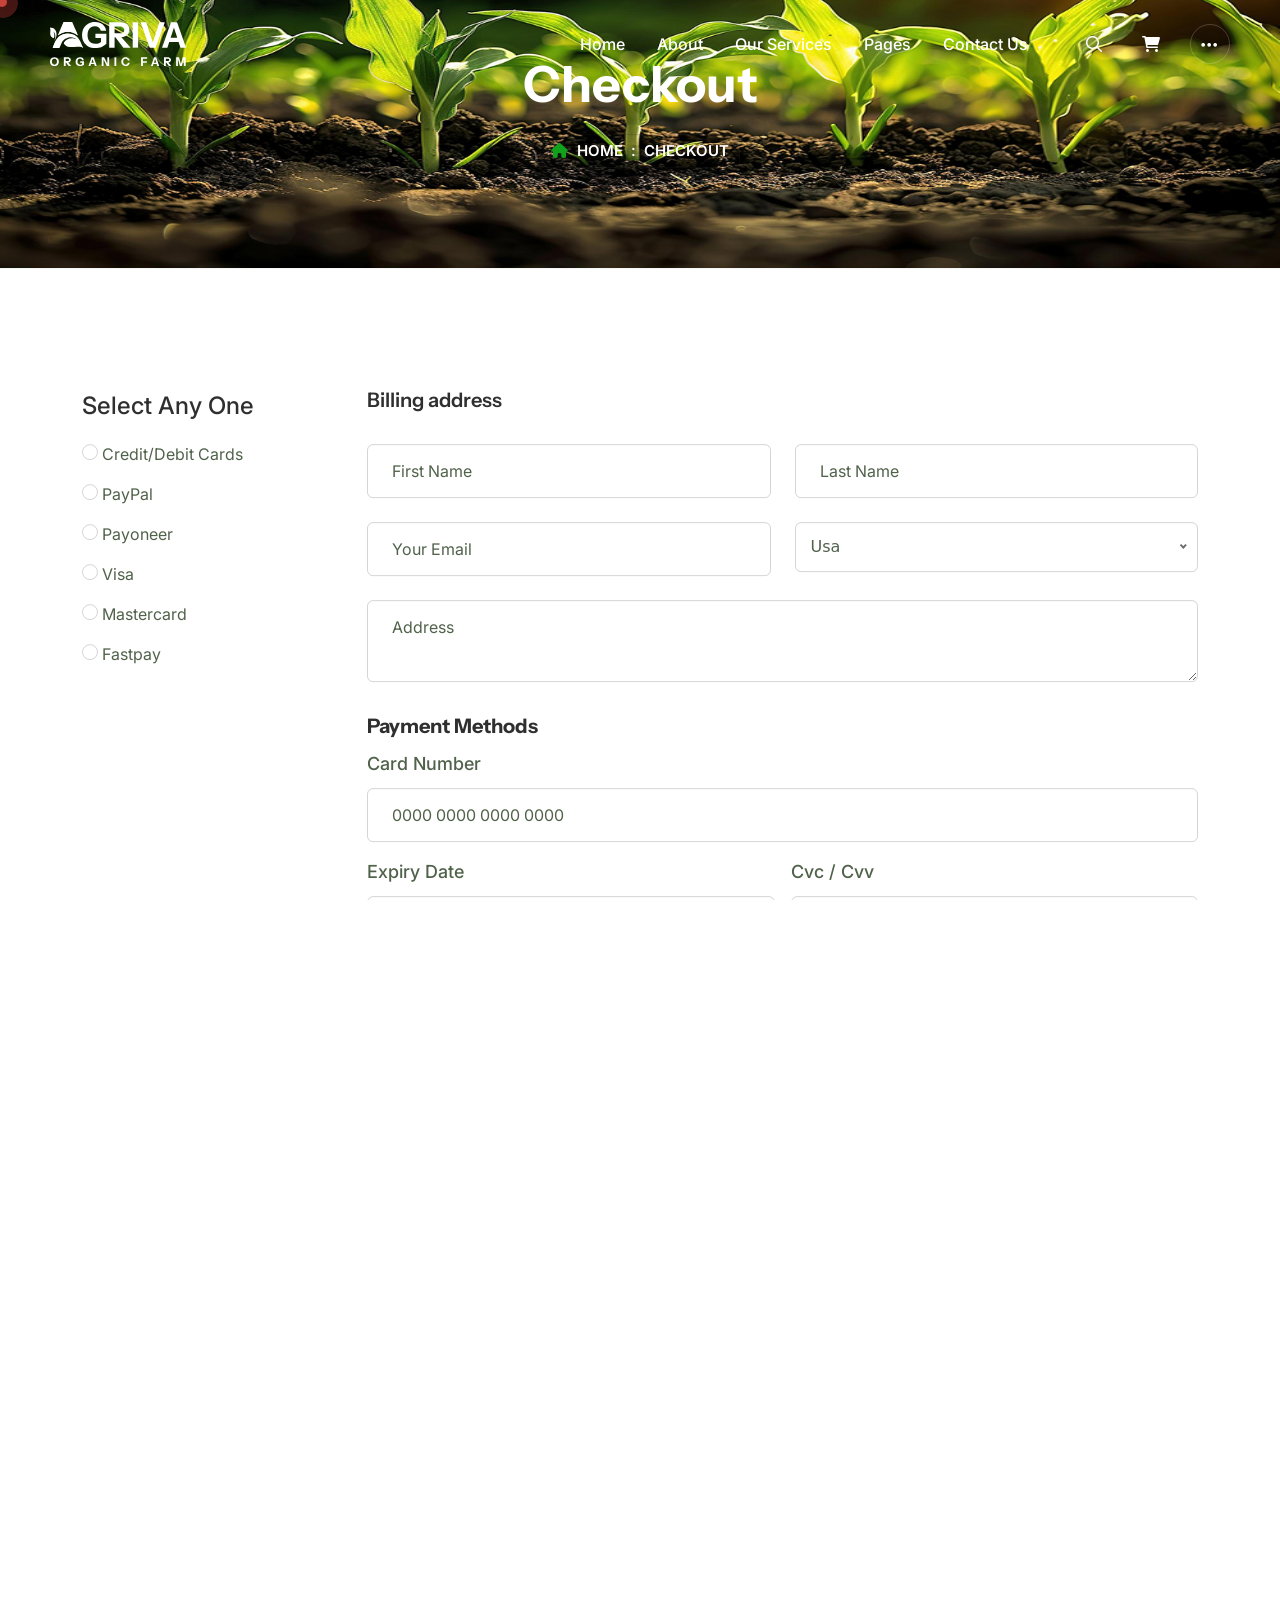
<file: checkout.html>
<!DOCTYPE html>
<html lang="en">
    <!--<< Header Area >>-->

<head>
        <!-- ========== Meta Tags ========== -->
        <meta charset="UTF-8">
        <meta http-equiv="X-UA-Compatible" content="IE=edge">
        <meta name="viewport" content="width=device-width, initial-scale=1">
        <meta name="author" content="Gramentheme">
        <meta name="description" content="Agriva - Agriculture Farming HTML Template">
        <!-- ======== Page title ============ -->
        <title>Agriva - Agriculture Farming</title>
        <!--<< Favcion >>-->
        <link rel="shortcut icon" href="assets/img/favicon.svg">
        <!--<< Bootstrap min.css >>-->
        <link rel="stylesheet" href="assets/css/bootstrap.min.css">
        <!--<< All Min Css >>-->
        <link rel="stylesheet" href="assets/css/all.min.css">
        <!--<< Animate.css >>-->
        <link rel="stylesheet" href="assets/css/animate.css">
        <!--<< Magnific Popup.css >>-->
        <link rel="stylesheet" href="assets/css/magnific-popup.css">
        <!--<< MeanMenu.css >>-->
        <link rel="stylesheet" href="assets/css/meanmenu.css">
        <!--<< Swiper Bundle.css >>-->
        <link rel="stylesheet" href="assets/css/swiper-bundle.min.css">
        <!--<< Nice Select.css >>-->
        <link rel="stylesheet" href="assets/css/nice-select.css">
        <!--<< Main.css >>-->
        <link rel="stylesheet" href="assets/css/main.css">
    </head>
    <body class="bg-white">

        <!-- Preloader Start -->
        <div id="agri-preloader">
            <div class="preloader-content">
                <img src="assets/img/leaf.png" 
                    alt="Farmer with vegetables" 
                    class="farmer-loader">
                <h4>Loading Agriculture...</h4>
            </div>
        </div>

        <!-- Back To Top Start -->
        <button id="back-top" class="back-to-top theme-bg-3">
            <i class="fa-regular fa-arrow-up"></i>
        </button>

        <!-- GT MouseCursor Start -->
        <div class="mouseCursor cursor-outer"></div>
        <div class="mouseCursor cursor-inner"></div>

       

         <!-- Offcanvas Area Start -->
        <div class="fix-area">
            <div class="offcanvas__info style-2">
                <div class="offcanvas__wrapper">
                    <div class="offcanvas__content">
                        <div class="offcanvas__top mb-5 d-flex justify-content-between align-items-center">
                            <div class="offcanvas__logo">
                                <a href="index.html">
                                    <img src="assets/img/logo/logo-6.svg" alt="logo-img">
                                </a>
                            </div>
                            <div class="offcanvas__close style-2">
                                <button>
                                <i class="fas fa-times"></i>
                                </button>
                            </div>
                        </div>
                        <p class="text d-none d-xl-block">
                            Nullam dignissim, ante scelerisque the  is euismod fermentum odio sem semper the is erat, a feugiat leo urna eget eros. Duis Aenean a imperdiet risus.
                        </p>
                        <div class="mobile-menu fix mb-3"></div>
                        <div class="offcanvas__contact d-xl-block">
                            <h4 class="d-xl-block">Contact Info</h4>
                            <ul class="d-xl-block">
                                <li class="d-flex align-items-center">
                                    <div class="offcanvas__contact-icon">
                                        <i class="fal fa-map-marker-alt"></i>
                                    </div>
                                    <div class="offcanvas__contact-text">
                                        <a target="_blank" href="#">Main Street, Melbourne, Australia</a>
                                    </div>
                                </li>
                                <li class="d-flex align-items-center">
                                    <div class="offcanvas__contact-icon mr-15">
                                        <i class="fal fa-envelope"></i>
                                    </div>
                                    <div class="offcanvas__contact-text">
                                        <a href="mailto:info@example.com"><span class="mailto:info@example.com">info@example.com</span></a>
                                    </div>
                                </li>
                                <li class="d-flex align-items-center">
                                    <div class="offcanvas__contact-icon mr-15">
                                        <i class="fal fa-clock"></i>
                                    </div>
                                    <div class="offcanvas__contact-text">
                                        <a target="_blank" href="#">Monday-Friday, 09am -05pm</a>
                                    </div>
                                </li>
                                <li class="d-flex align-items-center">
                                    <div class="offcanvas__contact-icon mr-15">
                                        <i class="far fa-phone"></i>
                                    </div>
                                    <div class="offcanvas__contact-text">
                                        <a href="tel:+11002345909">+11002345909</a>
                                    </div>
                                </li>
                            </ul>
                            <div class="social-icon d-flex align-items-center">
                                <a href="#"><i class="fab fa-facebook-f"></i></a>
                                <a href="#"><i class="fab fa-twitter"></i></a>
                                <a href="#"><i class="fab fa-youtube"></i></a>
                                <a href="#"><i class="fab fa-linkedin-in"></i></a>
                            </div>
                        </div>
                    </div>
                </div>
            </div>
        </div>
        <div class="offcanvas__overlay"></div>

        <!-- Header Section Start -->
        <header id="header-sticky" class="header-1 header-2">
            <div class="container-fluid">
                <div class="mega-menu-wrapper">
                    <div class="header-main header-inner">
                        <div class="overlay-shape">
                            <img src="assets/img/overlay-2.png" alt="img">
                        </div>
                        <div class="header-left">
                            <div class="logo">
                            <a href="index.html" class="header-logo">
                                <img src="assets/img/logo/white-logo-2.svg" alt="logo-img">
                            </a>
                            <a href="index.html" class="header-logo-2">
                                <img src="assets/img/logo/logo-5.svg" alt="logo-img">
                            </a>
                        </div>
                        </div>
                          <div class="header-right d-flex justify-content-end align-items-center">
                            <div class="mean__menu-wrapper">
                                <div class="main-menu">
                                    <nav id="mobile-menu">
                                        <ul>
                                            <li>
                                                <a href="index.html">Home</a>
                                            </li>
                                            <li class="has-dropdown">
                                                <a href="#">
                                                    About
                                                </a>
                                                <ul class="submenu">
                                                    <li>
                                                        <a href="about.html">
                                                            About Us
                                                        </a>
                                                    </li>
                                                    <li>
                                                        <a href="team.html">
                                                            Our Team
                                                        </a>
                                                    </li>
                                                    <li>
                                                        <a href="project.html">
                                                            Our Project
                                                        </a>
                                                    </li>
                                                </ul>
                                            </li>
                                            <li>
                                                <a href="service.html">Our Services</a>
                                            </li>
                                            <li class="has-dropdown">
                                                <a href="#">
                                                    Pages
                                                </a>
                                                <ul class="submenu">
                                                    <li>
                                                        <a href="shop.html">
                                                            Shop
                                                        </a>
                                                    </li>
                                                    <li>
                                                        <a href="cart.html">
                                                            Cart
                                                        </a>
                                                    </li>
                                                    <li>
                                                        <a href="checkout.html">
                                                            Checkout
                                                        </a>
                                                    </li>
                                                    <li>
                                                        <a href="pricing.html">
                                                            Pricing
                                                        </a>
                                                    </li>
                                                    <li>
                                                        <a href="faq.html">
                                                            FAQs
                                                        </a>
                                                    </li>
                                                </ul>
                                            </li>
                                            <li>
                                                <a href="contact.html">Contact Us</a>
                                            </li>
                                        </ul>
                                    </nav>
                                </div>
                            </div> 
                            <div class="icon-items">
                                <div class="menu_search">
                                    <button class="search_btn"><i class="far fa-search"></i></button>
                                </div>
                                <a href="cart.html"><i class="fa-solid fa-cart-shopping"></i></a>
                            </div>
                            <div class="header-btn">
                                <div class="header-button">
                                <a href="contact.html" class="theme-btn theme-btn-3">
                                   Get In Touch 
                                </a>
                            </div>
                            <div class="header__hamburger my-auto">
                                <div class="sidebar__toggle">
                                    <i class="fa-regular fa-ellipsis"></i>
                                </div>
                              </div>
                            </div>
                        </div>
                    </div>
                </div>
            </div>
        </header>

        <!-- start: Search Popup -->
        <div class="search_popup">
            <div class="container">
            <div class="row">
                <div class="col-xxl-12">
                <div class="search_wrapper">
                    <div class="search_top d-flex align-items-center">
                    <div class="search_logo">
                        <a href="index.html">
                        <img src="assets/img/logo/logo-4.svg" alt="img">
                        </a>
                    </div>
                    <div class="search_close">
                        <button type="button" class="search_close_btn">
                        <i class="fa-thin fa-times"></i>
                        </button>
                    </div>
                    </div>
                    <div class="search_form">
                    <form action="#">
                        <div class="search_input">
                        <input class="search-input-field" type="text" placeholder="Type here to search...">
                        <span class="search-focus-border"></span>
                        <button type="submit">
                            <svg width="20" height="20" viewBox="0 0 20 20" fill="none" xmlns="http://www.w3.org/2000/svg">
                            <path
                                d="M9.55 18.1C14.272 18.1 18.1 14.272 18.1 9.55C18.1 4.82797 14.272 1 9.55 1C4.82797 1 1 4.82797 1 9.55C1 14.272 4.82797 18.1 9.55 18.1Z"
                                stroke="currentColor" stroke-width="1.5" stroke-linecap="round" stroke-linejoin="round" />
                            <path d="M19.0002 19.0002L17.2002 17.2002" stroke="currentColor" stroke-width="1.5"
                                stroke-linecap="round" stroke-linejoin="round" />
                            </svg>
                        </button>
                        </div>
                    </form>
                    </div>
                </div>
                </div>
            </div>
            </div>
        </div>
        <div class="search-popup-overlay bg-theme-3"></div>

        
        <div id="smooth-wrapper">
            <div id="smooth-content">

                <!-- Breadcrumb Section Start -->
                <div class="breadcrumb-wrapper bg-cover" style="background-image: url('assets/img/breadcrumb.png');">
                    <div class="top-image">
                        <img src="assets/img/breadcrumb-2.jpg" alt="img">
                    </div>
                    <div class="container">
                        <div class="page-heading">
                            <div class="breadcrumb-sub-title">
                                <h1 class="text-white wow fadeInUp" data-wow-delay=".3s">Checkout</h1>
                            </div>
                            <ul class="breadcrumb-items wow fadeInUp" data-wow-delay=".5s">
                                <li>
                                    <a href="index.html">
                                        <i class="fa-solid fa-house"></i> Home
                                    </a>
                                </li>
                                <li>
                                    :
                                </li>
                                <li>
                                    Checkout
                                </li>
                            </ul>
                        </div>
                    </div>
                </div>
               
                <!-- Checkout Section Start -->
                <section class="checkout-section section-padding fix">
                    <div class="container">
                        <div class="row">
                            <div class="col-12">
                                <form action="#" method="post">
                                    <div class="row g-4">
                                        <div class="col-md-5 col-lg-4 col-xl-3">
                                            <div class="checkout-radio">
                                                <p class="primary-text">Select any one</p>
                                                <div class="checkout-radio-wrapper">
                                                    <div class="checkout-radio-single">
                                                        <input type="radio" class="form-check-input" id="cCard" name="pay-method" value="Credit/Debit Cards">
                                                        <label for="cCard">Credit/Debit Cards</label>
                                                    </div>

                                                    <div class="checkout-radio-single">
                                                        <input type="radio" class="form-check-input" id="paypal" name="pay-method" value="PayPal">
                                                        <label for="paypal">PayPal</label>
                                                    </div>

                                                    <div class="checkout-radio-single">
                                                        <input type="radio" class="form-check-input" id="payoneer" name="pay-method" value="Payoneer">
                                                        <label for="payoneer">Payoneer</label>
                                                    </div>

                                                    <div class="checkout-radio-single">
                                                        <input type="radio" class="form-check-input" id="visa" name="pay-method" value="Visa">
                                                        <label for="visa">Visa</label>
                                                    </div>

                                                    <div class="checkout-radio-single">
                                                        <input type="radio" class="form-check-input" id="mastercard" name="pay-method" value="Mastercard">
                                                        <label for="mastercard">Mastercard</label>
                                                    </div>

                                                    <div class="checkout-radio-single">
                                                        <input type="radio" class="form-check-input" id="fastPay" name="pay-method" value="Fastpay">
                                                        <label for="fastPay">Fastpay</label>
                                                    </div>
                                                </div>

                                            </div>
                                        </div>
                                        <div class="col-md-7 col-lg-8 col-xl-9">
                                            <div class="checkout-single-wrapper">
                                                <div class="checkout-single boxshado-single">
                                                    <h2>Billing address</h2>
                                                    <div class="checkout-single-form">
                                                        <div class="row g-4">
                                                            <div class="col-lg-6">
                                                            <div class="input-single">
                                                                <input type="text" name="user-first-name" id="userFirstName" required="" placeholder="First Name">
                                                            </div>
                                                            </div>
                                                            <div class="col-lg-6">
                                                            <div class="input-single">
                                                                <input type="text" name="user-last-name" id="userLastName" required="" placeholder="Last Name">
                                                            </div>
                                                            </div>
                                                            <div class="col-lg-6">
                                                                <div class="input-single">
                                                                    <input type="email" name="user-check-email" id="userCheckEmail" required="" placeholder="Your Email">
                                                                </div>
                                                            </div>
                                                            <div class="col-lg-6">
                                                                <div class="input-single">
                                                                    <div class="form">
                                                                        <select class="single-select w-100">
                                                                            <option>Usa</option>
                                                                            <option>Aus</option>
                                                                            <option>Uk</option>
                                                                        </select>
                                                                    </div>
                                                                </div>
                                                            </div>
                                                            <div class="col-lg-12">
                                                                <div class="input-single">
                                                                    <textarea name="user-address" id="userAddress" placeholder="Address"></textarea>
                                                                </div>
                                                            </div>
                                                        </div>
                                                    </div>
                                                </div>
                                                <div class="checkout-single checkout-single-bg">
                                                    <h3>Payment Methods</h3>
                                                    <div class="checkout-single-form">
                                                        <p class="payment"></p>
                                                        <div class="row g-3">
                                                        <div class="col-lg-12">
                                                            <div class="input-single">
                                                                <label for="userCardNumber">Card number</label>
                                                                <input type="number" name="user-card-number" id="userCardNumber" placeholder="0000 0000 0000 0000">
                                                            </div>
                                                        </div>
                                                        <div class="col-lg-6">
                                                            <div class="input-single">
                                                                <label for="userCardDate">Expiry date</label>
                                                                <input type="text" id="userCardDate" placeholder="DD/MM/YY">
                                                            </div>
                                                        </div>
                                                        <div class="col-lg-6">
                                                            <div class="input-single">
                                                                <label for="userCvc">Cvc / Cvv</label>
                                                                <input type="text" maxlength="3" name="user-card-cvc" id="userCvc" required="" placeholder="3 Digits">
                                                            </div>
                                                        </div>
                                                        <div class="col-lg-12">
                                                            <div class="input-single">
                                                                <label for="userCardName">Name on card</label>
                                                                <input type="text" name="user-card-name" id="userCardName" placeholder="Name">
                                                            </div>
                                                        </div>
                                                        </div>
                                                    </div>
                                                    <div class="input-single input-check payment-save">
                                                        <input type="checkbox" class="form-check-input" name="save-for-next" id="saveForNext1">
                                                        <label for="saveForNext">Save for my next payment</label>
                                                    </div>
                                                    <div class="mt-4">
                                                        <a href="checkout.html" class="theme-btn theme-btn-3">
                                                            <span> Pay Now</span>
                                                        </a>
                                                    </div>
                                                </div>
                                            </div>
                                        </div>
                                    </div>
                                </form>
                            </div>
                        </div>
                    </div>
                </section>
               
                
                <!-- Footer Section Start -->
                <footer class="footer-section-2 header-bg fix pb-0 bg-cover" style="background-image: url(assets/img/home-3/footer-bg-2.jpg);">
                    <div class="container">
                        <div class="footer-top-item style-inner">
                            <div class="footer-logo wow fadeInUp" data-wow-delay=".2s">
                                <a href="index.html">
                                    <img src="assets/img/logo/logo-3.svg" alt="img">
                                </a>
                            </div>
                            <div class="footer-right-item">
                                <div class="social-icon wow fadeInUp" data-wow-delay=".4s">
                                    <a href="#"><i class="fa-brands fa-facebook-f"></i></a>
                                    <a href="#"><i class="fa-brands fa-linkedin-in"></i></a>
                                    <a href="#"><i class="fa-brands fa-twitter"></i></a>
                                    <a href="#"><i class="fa-brands fa-youtube"></i></a>
                                </div>
                                <div class="icon-item wow fadeInUp" data-wow-delay=".6s">
                                    <div class="icon">
                                        <img src="assets/img/home-2/icon/10.svg" alt="img">
                                    </div>
                                    <div class="cont">
                                        <span>call for details</span>
                                        <h3>
                                            <a href="tel:+8801234567890">+880 1234 567890</a>
                                        </h3>
                                    </div>
                                </div>
                                <div class="icon-item wow fadeInUp" data-wow-delay=".8s">
                                    <div class="icon">
                                        <img src="assets/img/home-2/icon/11.svg" alt="img">
                                    </div>
                                    <div class="cont">
                                        <span>call for details</span>
                                        <h3>
                                            <a href="mailto:support@example.com">support@example.com</a>
                                        </h3>
                                    </div>
                                </div>
                            </div>
                        </div>
                        <div class="footer-widget-wrapper footer-widget-wrapper-2 style-inner-wrapper">
                            <div class="row">
                                <div class="col-xl-5 col-md-7 col-lg-6 wow fadeInUp" data-wow-delay=".2s">
                                    <div class="single-footer-widget">
                                        <div class="footer-contact-image">
                                            <div class="footer-contact-content">
                                                <h3>Get newsletter from Agriva</h3>
                                                <form action="#" class="wow fadeInUp" data-wow-delay=".5s">
                                                    <div class="form-clt">
                                                        <input type="text" name="email" id="email" placeholder="Enter your email">
                                                        <button type="submit" class="theme-btn theme-btn-3">
                                                        subscribe now
                                                        </button>
                                                        <i class="fa-solid fa-envelope"></i>
                                                    </div>
                                                </form>
                                                <div class="input-single input-check payment-save">
                                                    <input type="checkbox" class="form-check-input" name="save-for-next" id="saveForNext">
                                                    <label for="saveForNext">Agree with terms and conditions</label>
                                                </div>
                                            </div>
                                        </div>
                                    </div>
                                </div>
                                <div class="col-xl-3 col-md-5 col-lg-4 ps-lg-5 wow fadeInUp" data-wow-delay=".4s">
                                    <div class="single-footer-widget">
                                        <div class="widget-head">
                                            <h4>our Services</h4>
                                        </div>
                                        <ul class="list-area">
                                            <li>
                                                <a href="service-details.html">
                                                <i class="fa-solid fa-chevron-right"></i>
                                                    Seed Distribution
                                                </a>
                                            </li>
                                            <li>
                                                <a href="service-details.html">
                                                    <i class="fa-solid fa-chevron-right"></i>
                                                    Soil Management
                                                </a>
                                            </li>
                                            <li>
                                                <a href="service-details.html">
                                                    <i class="fa-solid fa-chevron-right"></i>
                                                    Irrigation Management
                                                </a>
                                            </li>
                                            <li>
                                                <a href="service-details.html">
                                                    <i class="fa-solid fa-chevron-right"></i>
                                                    Detailed Field Reports
                                                </a>
                                            </li>
                                            <li>
                                                <a href="service-details-details.html">
                                                    <i class="fa-solid fa-chevron-right"></i>
                                                    Crop Rotation Planning
                                                </a>
                                            </li>
                                            <li>
                                                <a href="service-details-details.html">
                                                <i class="fa-solid fa-chevron-right"></i>
                                                    Soil Texture Mapping
                                                </a>
                                            </li>
                                        </ul>
                                    </div>
                                </div>
                                    <div class="col-xl-2 col-md-6 col-lg-2 wow fadeInUp" data-wow-delay=".6s">
                                    <div class="single-footer-widget">
                                        <div class="widget-head">
                                            <h4>Resources</h4>
                                        </div>
                                        <ul class="list-area">
                                            <li>
                                                <a href="news-details.html">
                                                <i class="fa-solid fa-chevron-right"></i>
                                                    News & Media
                                                </a>
                                            </li>
                                            <li>
                                                <a href="contact.html">
                                                    <i class="fa-solid fa-chevron-right"></i>
                                                    How It Works
                                                </a>
                                            </li>
                                            <li>
                                                <a href="pricing.html">
                                                    <i class="fa-solid fa-chevron-right"></i>
                                                    Pricing Plans
                                                </a>
                                            </li>
                                            <li>
                                                <a href="faq.html">
                                                    <i class="fa-solid fa-chevron-right"></i>
                                                    Help & FAQs
                                                </a>
                                            </li>
                                            <li>
                                                <a href="contact.html">
                                                    <i class="fa-solid fa-chevron-right"></i>
                                                    Awards
                                                </a>
                                            </li>
                                        </ul>
                                    </div>
                                </div>
                                <div class="col-xl-2 ps-lg-5 col-md-6 col-lg-4 wow fadeInUp" data-wow-delay=".8s">
                                    <div class="single-footer-widget">
                                        <div class="widget-head">
                                            <h4>our company</h4>
                                        </div>
                                        <ul class="list-area">
                                            <li>
                                                <a href="about.html">
                                                <i class="fa-solid fa-chevron-right"></i>
                                                    About Us
                                                </a>
                                            </li>
                                            <li>
                                                <a href="contact.html">
                                                    <i class="fa-solid fa-chevron-right"></i>
                                                    Our Farmers
                                                </a>
                                            </li>
                                            <li>
                                                <a href="contact.html">
                                                    <i class="fa-solid fa-chevron-right"></i>
                                                    Our Products
                                                </a>
                                            </li>
                                            <li>
                                                <a href="contact.html">
                                                    <i class="fa-solid fa-chevron-right"></i>
                                                    Contact Us
                                                </a>
                                            </li>
                                            <li>
                                                <a href="contact.html">
                                                    <i class="fa-solid fa-chevron-right"></i>
                                                    Careers
                                                </a>
                                            </li>
                                        </ul>
                                    </div>
                                </div>
                            </div>
                        </div>
                        <div class="footer-bottom pb-0">
                            <div class="footer-wrapper justify-content-center">
                                <p>©2026 <span>Samia</span>, All Rights Reserved.</p>
                            </div>
                        </div>
                    </div>
                </footer>

            </div>
        </div>

       

        
        <!--<< All JS Plugins >>-->
        <script src="assets/js/jquery-3.7.1.min.js"></script>
        <!--<< Viewport Js >>-->
        <script src="assets/js/viewport.jquery.js"></script>
        <!--<< Bootstrap Js >>-->
        <script src="assets/js/bootstrap.bundle.min.js"></script>
        <!--<< Gsap Min Js >>-->
        <script src="assets/js/gsap.min.js"></script>
        <!--<< ScrollTrigger Min Js >>-->
        <script src="assets/js/ScrollTrigger.min.js"></script>
        <!--<< ScrollSmoother Min Js >>-->
        <script src="assets/js/ScrollSmoother.min.js"></script>
        <!--<< ScrollToPlugin Min Js >>-->
        <script src="assets/js/ScrollToPlugin.min.js"></script>
        <!--<< SplitText Min Js >>-->
        <script src="assets/js/SplitText.min.js"></script>
        <!--<< TextPlugin Min Js >>-->
        <script src="assets/js/TextPlugin.js"></script>
         <!--<< Chroma Min Js >>-->
        <script src="assets/js/chroma.min.js"></script>
        <!--<< nice-selec Js >>-->
        <script src="assets/js/jquery.nice-select.min.js"></script>
        <!--<< Waypoints Js >>-->
        <script src="assets/js/jquery.waypoints.js"></script>
        <!--<< Counterup Js >>-->
        <script src="assets/js/jquery.counterup.min.js"></script>
        <!--<< Swiper Slider Js >>-->
        <script src="assets/js/swiper-bundle.min.js"></script>
        <!--<< MeanMenu Js >>-->
        <script src="assets/js/jquery.meanmenu.min.js"></script>
        <!--<< Parallaxie Js >>-->
        <script src="assets/js/parallaxie.js"></script>
        <!--<< Magnific Popup Js >>-->
        <script src="assets/js/jquery.magnific-popup.min.js"></script>
        <!--<< Wow Animation Js >>-->
        <script src="assets/js/wow.min.js"></script>
        <!--<< Main.js >>-->
        <script src="assets/js/main.js"></script>
    </body>

</html>
</file>
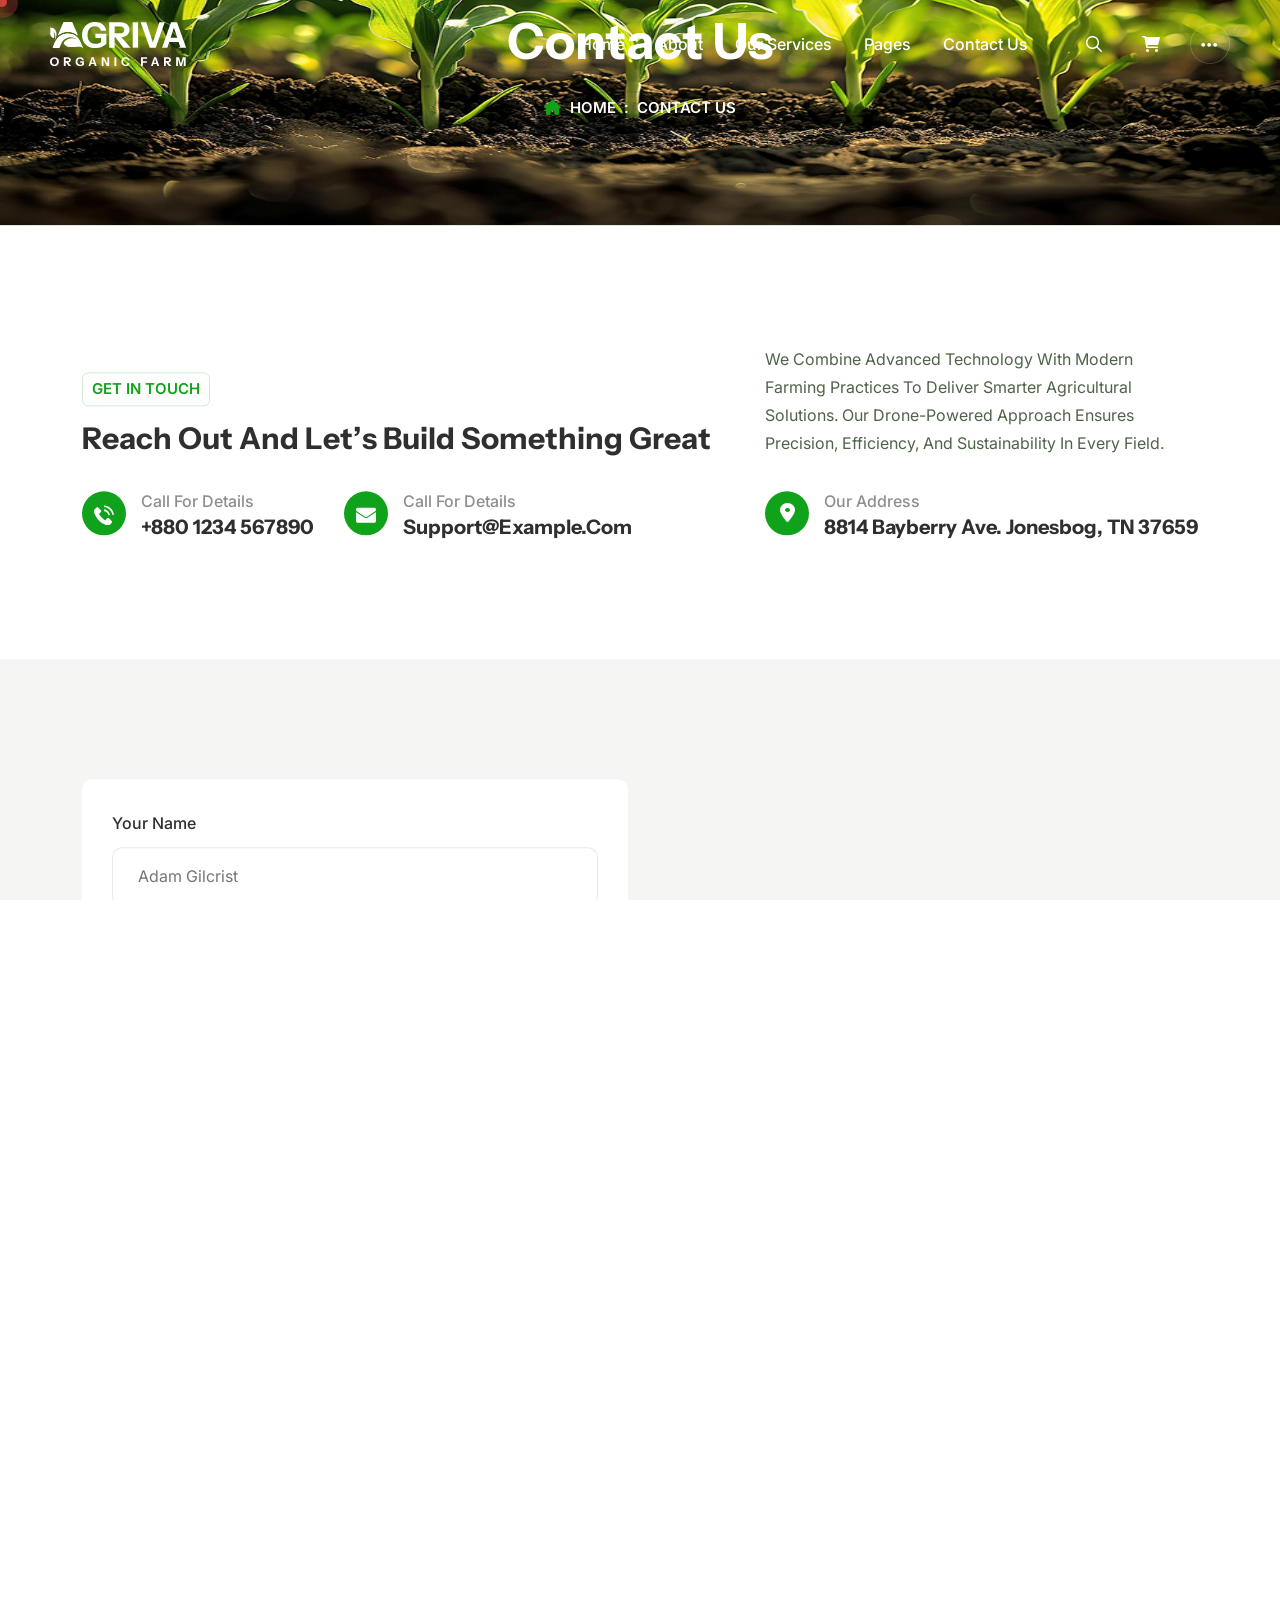
<file: contact.html>
<!DOCTYPE html>
<html lang="en">
    <!--<< Header Area >>-->

<head>
        <!-- ========== Meta Tags ========== -->
        <meta charset="UTF-8">
        <meta http-equiv="X-UA-Compatible" content="IE=edge">
        <meta name="viewport" content="width=device-width, initial-scale=1">
        <meta name="author" content="Gramentheme">
        <meta name="description" content="Agriva - Agriculture Farming HTML Template">
        <!-- ======== Page title ============ -->
        <title>Agriva - Agriculture Farming</title>
        <!--<< Favcion >>-->
        <link rel="shortcut icon" href="assets/img/favicon.svg">
        <!--<< Bootstrap min.css >>-->
        <link rel="stylesheet" href="assets/css/bootstrap.min.css">
        <!--<< All Min Css >>-->
        <link rel="stylesheet" href="assets/css/all.min.css">
        <!--<< Animate.css >>-->
        <link rel="stylesheet" href="assets/css/animate.css">
        <!--<< Magnific Popup.css >>-->
        <link rel="stylesheet" href="assets/css/magnific-popup.css">
        <!--<< MeanMenu.css >>-->
        <link rel="stylesheet" href="assets/css/meanmenu.css">
        <!--<< Swiper Bundle.css >>-->
        <link rel="stylesheet" href="assets/css/swiper-bundle.min.css">
        <!--<< Nice Select.css >>-->
        <link rel="stylesheet" href="assets/css/nice-select.css">
        <!--<< Main.css >>-->
        <link rel="stylesheet" href="assets/css/main.css">
    </head>
    <body class="bg-white">

        <!-- Preloader Start -->
        <div id="agri-preloader">
            <div class="preloader-content">
                <img src="assets/img/leaf.png" 
                    alt="Farmer with vegetables" 
                    class="farmer-loader">
                <h4>Loading Agriculture...</h4>
            </div>
        </div>

        <!-- Back To Top Start -->
        <button id="back-top" class="back-to-top theme-bg-3">
            <i class="fa-regular fa-arrow-up"></i>
        </button>

        <!-- GT MouseCursor Start -->
        <div class="mouseCursor cursor-outer"></div>
        <div class="mouseCursor cursor-inner"></div>

       

         <!-- Offcanvas Area Start -->
        <div class="fix-area">
            <div class="offcanvas__info style-2">
                <div class="offcanvas__wrapper">
                    <div class="offcanvas__content">
                        <div class="offcanvas__top mb-5 d-flex justify-content-between align-items-center">
                            <div class="offcanvas__logo">
                                <a href="index.html">
                                    <img src="assets/img/logo/logo-6.svg" alt="logo-img">
                                </a>
                            </div>
                            <div class="offcanvas__close style-2">
                                <button>
                                <i class="fas fa-times"></i>
                                </button>
                            </div>
                        </div>
                        <p class="text d-none d-xl-block">
                            Nullam dignissim, ante scelerisque the  is euismod fermentum odio sem semper the is erat, a feugiat leo urna eget eros. Duis Aenean a imperdiet risus.
                        </p>
                        <div class="mobile-menu fix mb-3"></div>
                        <div class="offcanvas__contact d-xl-block">
                            <h4 class="d-xl-block">Contact Info</h4>
                            <ul class="d-xl-block">
                                <li class="d-flex align-items-center">
                                    <div class="offcanvas__contact-icon">
                                        <i class="fal fa-map-marker-alt"></i>
                                    </div>
                                    <div class="offcanvas__contact-text">
                                        <a target="_blank" href="#">Main Street, Melbourne, Australia</a>
                                    </div>
                                </li>
                                <li class="d-flex align-items-center">
                                    <div class="offcanvas__contact-icon mr-15">
                                        <i class="fal fa-envelope"></i>
                                    </div>
                                    <div class="offcanvas__contact-text">
                                        <a href="mailto:info@example.com"><span class="mailto:info@example.com">info@example.com</span></a>
                                    </div>
                                </li>
                                <li class="d-flex align-items-center">
                                    <div class="offcanvas__contact-icon mr-15">
                                        <i class="fal fa-clock"></i>
                                    </div>
                                    <div class="offcanvas__contact-text">
                                        <a target="_blank" href="#">Monday-Friday, 09am -05pm</a>
                                    </div>
                                </li>
                                <li class="d-flex align-items-center">
                                    <div class="offcanvas__contact-icon mr-15">
                                        <i class="far fa-phone"></i>
                                    </div>
                                    <div class="offcanvas__contact-text">
                                        <a href="tel:+11002345909">+11002345909</a>
                                    </div>
                                </li>
                            </ul>
                            <div class="social-icon d-flex align-items-center">
                                <a href="#"><i class="fab fa-facebook-f"></i></a>
                                <a href="#"><i class="fab fa-twitter"></i></a>
                                <a href="#"><i class="fab fa-youtube"></i></a>
                                <a href="#"><i class="fab fa-linkedin-in"></i></a>
                            </div>
                        </div>
                    </div>
                </div>
            </div>
        </div>
        <div class="offcanvas__overlay"></div>

        <!-- Header Section Start -->
        <header id="header-sticky" class="header-1 header-2">
            <div class="container-fluid">
                <div class="mega-menu-wrapper">
                    <div class="header-main header-inner">
                        <div class="overlay-shape">
                            <img src="assets/img/overlay-2.png" alt="img">
                        </div>
                        <div class="header-left">
                            <div class="logo">
                            <a href="index.html" class="header-logo">
                                <img src="assets/img/logo/white-logo-2.svg" alt="logo-img">
                            </a>
                            <a href="index.html" class="header-logo-2">
                                <img src="assets/img/logo/logo-5.svg" alt="logo-img">
                            </a>
                        </div>
                        </div>
                          <div class="header-right d-flex justify-content-end align-items-center">
                            <div class="mean__menu-wrapper">
                                <div class="main-menu">
                                    <nav id="mobile-menu">
                                        <ul>
                                            <li>
                                                <a href="index.html">Home</a>
                                            </li>
                                            <li class="has-dropdown">
                                                <a href="#">
                                                    About
                                                </a>
                                                <ul class="submenu">
                                                    <li>
                                                        <a href="about.html">
                                                            About Us
                                                        </a>
                                                    </li>
                                                    <li>
                                                        <a href="team.html">
                                                            Our Team
                                                        </a>
                                                    </li>
                                                    <li>
                                                        <a href="project.html">
                                                            Our Project
                                                        </a>
                                                    </li>
                                                </ul>
                                            </li>
                                            <li>
                                                <a href="service.html">Our Services</a>
                                            </li>
                                            <li class="has-dropdown">
                                                <a href="#">
                                                    Pages
                                                </a>
                                                <ul class="submenu">
                                                    <li>
                                                        <a href="shop.html">
                                                            Shop
                                                        </a>
                                                    </li>
                                                    <li>
                                                        <a href="cart.html">
                                                            Cart
                                                        </a>
                                                    </li>
                                                    <li>
                                                        <a href="checkout.html">
                                                            Checkout
                                                        </a>
                                                    </li>
                                                    <li>
                                                        <a href="pricing.html">
                                                            Pricing
                                                        </a>
                                                    </li>
                                                    <li>
                                                        <a href="faq.html">
                                                            FAQs
                                                        </a>
                                                    </li>
                                                </ul>
                                            </li>
                                            <li>
                                                <a href="contact.html">Contact Us</a>
                                            </li>
                                        </ul>
                                    </nav>
                                </div>
                            </div> 
                            <div class="icon-items">
                                <div class="menu_search">
                                    <button class="search_btn"><i class="far fa-search"></i></button>
                                </div>
                                <a href="cart.html"><i class="fa-solid fa-cart-shopping"></i></a>
                            </div>
                            <div class="header-btn">
                                <div class="header-button">
                                <a href="contact.html" class="theme-btn theme-btn-3">
                                   Get In Touch 
                                </a>
                            </div>
                            <div class="header__hamburger my-auto">
                                <div class="sidebar__toggle">
                                    <i class="fa-regular fa-ellipsis"></i>
                                </div>
                              </div>
                            </div>
                        </div>
                    </div>
                </div>
            </div>
        </header>

        <!-- start: Search Popup -->
        <div class="search_popup">
            <div class="container">
            <div class="row">
                <div class="col-xxl-12">
                <div class="search_wrapper">
                    <div class="search_top d-flex align-items-center">
                    <div class="search_logo">
                        <a href="index.html">
                        <img src="assets/img/logo/logo-4.svg" alt="img">
                        </a>
                    </div>
                    <div class="search_close">
                        <button type="button" class="search_close_btn">
                        <i class="fa-thin fa-times"></i>
                        </button>
                    </div>
                    </div>
                    <div class="search_form">
                    <form action="#">
                        <div class="search_input">
                        <input class="search-input-field" type="text" placeholder="Type here to search...">
                        <span class="search-focus-border"></span>
                        <button type="submit">
                            <svg width="20" height="20" viewBox="0 0 20 20" fill="none" xmlns="http://www.w3.org/2000/svg">
                            <path
                                d="M9.55 18.1C14.272 18.1 18.1 14.272 18.1 9.55C18.1 4.82797 14.272 1 9.55 1C4.82797 1 1 4.82797 1 9.55C1 14.272 4.82797 18.1 9.55 18.1Z"
                                stroke="currentColor" stroke-width="1.5" stroke-linecap="round" stroke-linejoin="round" />
                            <path d="M19.0002 19.0002L17.2002 17.2002" stroke="currentColor" stroke-width="1.5"
                                stroke-linecap="round" stroke-linejoin="round" />
                            </svg>
                        </button>
                        </div>
                    </form>
                    </div>
                </div>
                </div>
            </div>
            </div>
        </div>
        <div class="search-popup-overlay bg-theme-3"></div>

        
        <div id="smooth-wrapper">
            <div id="smooth-content">

                <!-- Breadcrumb Section Start -->
                <div class="breadcrumb-wrapper bg-cover" style="background-image: url('assets/img/breadcrumb.png');">
                    <div class="top-image">
                        <img src="assets/img/breadcrumb-2.jpg" alt="img">
                    </div>
                    <div class="container">
                        <div class="page-heading">
                            <div class="breadcrumb-sub-title">
                                <h1 class="text-white wow fadeInUp" data-wow-delay=".3s">contact us</h1>
                            </div>
                            <ul class="breadcrumb-items wow fadeInUp" data-wow-delay=".5s">
                                <li>
                                    <a href="index.html">
                                        <i class="fa-solid fa-house"></i> Home
                                    </a>
                                </li>
                                <li>
                                    :
                                </li>
                                <li>
                                    contact us
                                </li>
                            </ul>
                        </div>
                    </div>
                </div>
               
                
                <!-- Contact-Info Section Start -->
                <div class="contact-info-section section-padding fix">
                    <div class="container">
                        <div class="contact-info-wrapper">
                            <div class="contact-info-left-content">
                                <div class="section-title mb-0">
                                    <span class="sub-title-3">
                                        get in touch
                                    </span>
                                    <h2 class="text-anim">
                                        Reach Out And Let’s Build <br> Something Great
                                    </h2>
                                </div>
                                <div class="info-icon-item">
                                    <div class="icon-item wow fadeInUp" data-wow-delay=".6s">
                                    <div class="icon">
                                        <img src="assets/img/home-2/icon/10.svg" alt="img">
                                    </div>
                                    <div class="cont">
                                        <span>call for details</span>
                                        <h3>
                                            <a href="tel:+8801234567890">+880 1234 567890</a>
                                        </h3>
                                    </div>
                                </div>
                                <div class="icon-item wow fadeInUp" data-wow-delay=".8s">
                                    <div class="icon">
                                        <img src="assets/img/home-2/icon/11.svg" alt="img">
                                    </div>
                                    <div class="cont">
                                        <span>call for details</span>
                                        <h3>
                                            <a href="mailto:support@example.com">support@example.com</a>
                                        </h3>
                                    </div>
                                </div>
                                </div>
                            </div>
                            <div class="info-right-content">
                                <p>
                                    We combine advanced technology with modern farming practices to deliver smarter agricultural solutions. Our drone-powered approach ensures precision, efficiency, and sustainability in every field.
                                </p>
                                <div class="icon-item wow fadeInUp" data-wow-delay=".6s">
                                    <div class="icon">
                                        <i class="fa-solid fa-location-dot"></i>
                                    </div>
                                    <div class="cont">
                                        <span>our address</span>
                                        <h3>
                                            8814 Bayberry Ave. Jonesbog, TN 37659
                                        </h3>
                                    </div>
                                </div>
                            </div>
                        </div>
                    </div>
                </div>

                <!-- Contact-Section Start -->
                <div class="contact-section section-padding fix section-bg-3">
                    <div class="left-shape float-bob-x">
                        <img src="assets/img/inner-page/service/tree.png" alt="img">
                    </div>
                    <div class="maize-shape float-bob-x">
                        <img src="assets/img/inner-page/service/maize.png" alt="img">
                    </div>
                    <div class="container">
                        <div class="contact-wrapper">
                            <div class="row g-4">
                                <div class="col-lg-6">
                                    <div class="contact-content">
                                        <div class="contact-form">
                                            <form id="contact-form">
                                                <div class="row g-3">
                                                <div class="col-lg-12">
                                                    <div class="form-clt">
                                                        <span>your Name</span>
                                                        <input type="text" name="name" id="name" placeholder="adam gilcrist">
                                                    </div>
                                                </div>
                                                <div class="col-lg-12">
                                                    <div class="form-clt">
                                                    <span>your email</span>
                                                    <input type="email" name="Email" id="email2" placeholder="contact.adam@gmail.com">
                                                    </div>
                                                </div>
                                                <div class="col-lg-12">
                                                    <div class="form-clt">
                                                    <span>contact number</span>
                                                    <input type="text" name="number" id="number" placeholder="+11 0321 456 9870">
                                                    </div>
                                                </div>
                                                <div class="col-lg-12">
                                                    <div class="form-clt">
                                                    <span>subject</span>
                                                    <input type="text" name="Subject" id="jubject" placeholder="Subject">
                                                    </div>
                                                </div>
                                                <div class="col-lg-12">
                                                    <div class="form-clt">
                                                    <span>Message</span>
                                                    <textarea name="conMessage" id="message" cols="30" rows="10" placeholder="write message. . ."></textarea>
                                                    </div>
                                                </div>
                                                <div class="col-lg-12">
                                                    <div class="form-clt">
                                                    <button type="submit" value="Send Message" class="theme-btn theme-btn-3">Send Message</button>
                                                    </div>
                                                </div>
                                                </div>
                                            </form>
                                        </div>
                                    </div>
                                </div>
                                <div class="col-lg-6">
                                    <div class="contact-map">
                                    <iframe src="https://www.google.com/maps/embed?pb=!1m18!1m12!1m3!1d6678.7619084840835!2d144.9618311901502!3d-37.81450084255415!2m3!1f0!2f0!3f0!3m2!1i1024!2i768!4f13.1!3m3!1m2!1s0x6ad642b4758afc1d%3A0x3119cc820fdfc62e!2sEnvato!5e0!3m2!1sen!2sbd!4v1641984054261!5m2!1sen!2sbd" style="border:0;" allowfullscreen="" loading="lazy"></iframe>
                                    </div>
                                </div>
                            </div>
                        </div>
                    </div>
                </div>

                <!-- Drone-Specification-Section Start -->
                <div class="drone-specification-section section-padding fix">
                    <div class="gallery-wrapper mt-0">
                        <div class="gallery-track">
                            <div class="gallery-item">
                                <img src="assets/img/home-3/drone/drone-4.jpg" alt="img">
                            </div>
                            <div class="gallery-item">
                               <img src="assets/img/home-3/drone/drone-5.jpg" alt="img">
                            </div>
                            <div class="gallery-item">
                                <img src="assets/img/home-3/drone/drone-6.jpg" alt="img">
                            </div>
                            <div class="gallery-item">
                               <img src="assets/img/home-3/drone/drone-7.jpg" alt="img">
                            </div>
                        </div>
                        <!-- Floating Circle -->
                        <div class="drag-circle">
                            <span class="arrow left"><i class="fa-solid fa-chevron-left"></i></span>
                            <span class="text">DRAG</span>
                            <span class="arrow right"><i class="fa-solid fa-chevron-right"></i></span>
                        </div>
                    </div>
                </div>
                
                <!-- Footer Section Start -->
                <footer class="footer-section-2 header-bg fix pb-0 bg-cover" style="background-image: url(assets/img/home-3/footer-bg-2.jpg);">
                    <div class="container">
                        <div class="footer-top-item style-inner">
                            <div class="footer-logo wow fadeInUp" data-wow-delay=".2s">
                                <a href="index.html">
                                    <img src="assets/img/logo/logo-3.svg" alt="img">
                                </a>
                            </div>
                            <div class="footer-right-item">
                                <div class="social-icon wow fadeInUp" data-wow-delay=".4s">
                                    <a href="#"><i class="fa-brands fa-facebook-f"></i></a>
                                    <a href="#"><i class="fa-brands fa-linkedin-in"></i></a>
                                    <a href="#"><i class="fa-brands fa-twitter"></i></a>
                                    <a href="#"><i class="fa-brands fa-youtube"></i></a>
                                </div>
                                <div class="icon-item wow fadeInUp" data-wow-delay=".6s">
                                    <div class="icon">
                                        <img src="assets/img/home-2/icon/10.svg" alt="img">
                                    </div>
                                    <div class="cont">
                                        <span>call for details</span>
                                        <h3>
                                            <a href="tel:+8801234567890">+880 1234 567890</a>
                                        </h3>
                                    </div>
                                </div>
                                <div class="icon-item wow fadeInUp" data-wow-delay=".8s">
                                    <div class="icon">
                                        <img src="assets/img/home-2/icon/11.svg" alt="img">
                                    </div>
                                    <div class="cont">
                                        <span>call for details</span>
                                        <h3>
                                            <a href="mailto:support@example.com">support@example.com</a>
                                        </h3>
                                    </div>
                                </div>
                            </div>
                        </div>
                        <div class="footer-widget-wrapper footer-widget-wrapper-2 style-inner-wrapper">
                            <div class="row">
                                <div class="col-xl-5 col-md-7 col-lg-6 wow fadeInUp" data-wow-delay=".2s">
                                    <div class="single-footer-widget">
                                        <div class="footer-contact-image">
                                            <div class="footer-contact-content">
                                                <h3>Get newsletter from Agriva</h3>
                                                <form action="#" class="wow fadeInUp" data-wow-delay=".5s">
                                                    <div class="form-clt">
                                                        <input type="text" name="email" id="email" placeholder="Enter your email">
                                                        <button type="submit" class="theme-btn theme-btn-3">
                                                        subscribe now
                                                        </button>
                                                        <i class="fa-solid fa-envelope"></i>
                                                    </div>
                                                </form>
                                                <div class="input-single input-check payment-save">
                                                    <input type="checkbox" class="form-check-input" name="save-for-next" id="saveForNext">
                                                    <label for="saveForNext">Agree with terms and conditions</label>
                                                </div>
                                            </div>
                                        </div>
                                    </div>
                                </div>
                                <div class="col-xl-3 col-md-5 col-lg-4 ps-lg-5 wow fadeInUp" data-wow-delay=".4s">
                                    <div class="single-footer-widget">
                                        <div class="widget-head">
                                            <h4>our Services</h4>
                                        </div>
                                        <ul class="list-area">
                                            <li>
                                                <a href="service-details.html">
                                                <i class="fa-solid fa-chevron-right"></i>
                                                    Seed Distribution
                                                </a>
                                            </li>
                                            <li>
                                                <a href="service-details.html">
                                                    <i class="fa-solid fa-chevron-right"></i>
                                                    Soil Management
                                                </a>
                                            </li>
                                            <li>
                                                <a href="service-details.html">
                                                    <i class="fa-solid fa-chevron-right"></i>
                                                    Irrigation Management
                                                </a>
                                            </li>
                                            <li>
                                                <a href="service-details.html">
                                                    <i class="fa-solid fa-chevron-right"></i>
                                                    Detailed Field Reports
                                                </a>
                                            </li>
                                            <li>
                                                <a href="service-details-details.html">
                                                    <i class="fa-solid fa-chevron-right"></i>
                                                    Crop Rotation Planning
                                                </a>
                                            </li>
                                            <li>
                                                <a href="service-details-details.html">
                                                <i class="fa-solid fa-chevron-right"></i>
                                                    Soil Texture Mapping
                                                </a>
                                            </li>
                                        </ul>
                                    </div>
                                </div>
                                    <div class="col-xl-2 col-md-6 col-lg-2 wow fadeInUp" data-wow-delay=".6s">
                                    <div class="single-footer-widget">
                                        <div class="widget-head">
                                            <h4>Resources</h4>
                                        </div>
                                        <ul class="list-area">
                                            <li>
                                                <a href="news-details.html">
                                                <i class="fa-solid fa-chevron-right"></i>
                                                    News & Media
                                                </a>
                                            </li>
                                            <li>
                                                <a href="contact.html">
                                                    <i class="fa-solid fa-chevron-right"></i>
                                                    How It Works
                                                </a>
                                            </li>
                                            <li>
                                                <a href="pricing.html">
                                                    <i class="fa-solid fa-chevron-right"></i>
                                                    Pricing Plans
                                                </a>
                                            </li>
                                            <li>
                                                <a href="faq.html">
                                                    <i class="fa-solid fa-chevron-right"></i>
                                                    Help & FAQs
                                                </a>
                                            </li>
                                            <li>
                                                <a href="contact.html">
                                                    <i class="fa-solid fa-chevron-right"></i>
                                                    Awards
                                                </a>
                                            </li>
                                        </ul>
                                    </div>
                                </div>
                                <div class="col-xl-2 ps-lg-5 col-md-6 col-lg-4 wow fadeInUp" data-wow-delay=".8s">
                                    <div class="single-footer-widget">
                                        <div class="widget-head">
                                            <h4>our company</h4>
                                        </div>
                                        <ul class="list-area">
                                            <li>
                                                <a href="about.html">
                                                <i class="fa-solid fa-chevron-right"></i>
                                                    About Us
                                                </a>
                                            </li>
                                            <li>
                                                <a href="contact.html">
                                                    <i class="fa-solid fa-chevron-right"></i>
                                                    Our Farmers
                                                </a>
                                            </li>
                                            <li>
                                                <a href="contact.html">
                                                    <i class="fa-solid fa-chevron-right"></i>
                                                    Our Products
                                                </a>
                                            </li>
                                            <li>
                                                <a href="contact.html">
                                                    <i class="fa-solid fa-chevron-right"></i>
                                                    Contact Us
                                                </a>
                                            </li>
                                            <li>
                                                <a href="contact.html">
                                                    <i class="fa-solid fa-chevron-right"></i>
                                                    Careers
                                                </a>
                                            </li>
                                        </ul>
                                    </div>
                                </div>
                            </div>
                        </div>
                        <div class="footer-bottom pb-0">
                            <div class="footer-wrapper justify-content-center">
                                <p>©2026 <span>Samia</span>, All Rights Reserved.</p>
                            </div>
                        </div>
                    </div>
                </footer>

            </div>
        </div>

       

        
        <!--<< All JS Plugins >>-->
        <script src="assets/js/jquery-3.7.1.min.js"></script>
        <!--<< Viewport Js >>-->
        <script src="assets/js/viewport.jquery.js"></script>
        <!--<< Bootstrap Js >>-->
        <script src="assets/js/bootstrap.bundle.min.js"></script>
        <!--<< Gsap Min Js >>-->
        <script src="assets/js/gsap.min.js"></script>
        <!--<< ScrollTrigger Min Js >>-->
        <script src="assets/js/ScrollTrigger.min.js"></script>
        <!--<< ScrollSmoother Min Js >>-->
        <script src="assets/js/ScrollSmoother.min.js"></script>
        <!--<< ScrollToPlugin Min Js >>-->
        <script src="assets/js/ScrollToPlugin.min.js"></script>
        <!--<< SplitText Min Js >>-->
        <script src="assets/js/SplitText.min.js"></script>
        <!--<< TextPlugin Min Js >>-->
        <script src="assets/js/TextPlugin.js"></script>
         <!--<< Chroma Min Js >>-->
        <script src="assets/js/chroma.min.js"></script>
        <!--<< nice-selec Js >>-->
        <script src="assets/js/jquery.nice-select.min.js"></script>
        <!--<< Waypoints Js >>-->
        <script src="assets/js/jquery.waypoints.js"></script>
        <!--<< Counterup Js >>-->
        <script src="assets/js/jquery.counterup.min.js"></script>
        <!--<< Swiper Slider Js >>-->
        <script src="assets/js/swiper-bundle.min.js"></script>
        <!--<< MeanMenu Js >>-->
        <script src="assets/js/jquery.meanmenu.min.js"></script>
        <!--<< Parallaxie Js >>-->
        <script src="assets/js/parallaxie.js"></script>
        <!--<< Magnific Popup Js >>-->
        <script src="assets/js/jquery.magnific-popup.min.js"></script>
        <!--<< Wow Animation Js >>-->
        <script src="assets/js/wow.min.js"></script>
          <!--<< Ajax.js >>-->
        <script src="assets/js/ajax-mail.js"></script>
        <!--<< Main.js >>-->
        <script src="assets/js/main.js"></script>
    </body>

</html>
</file>
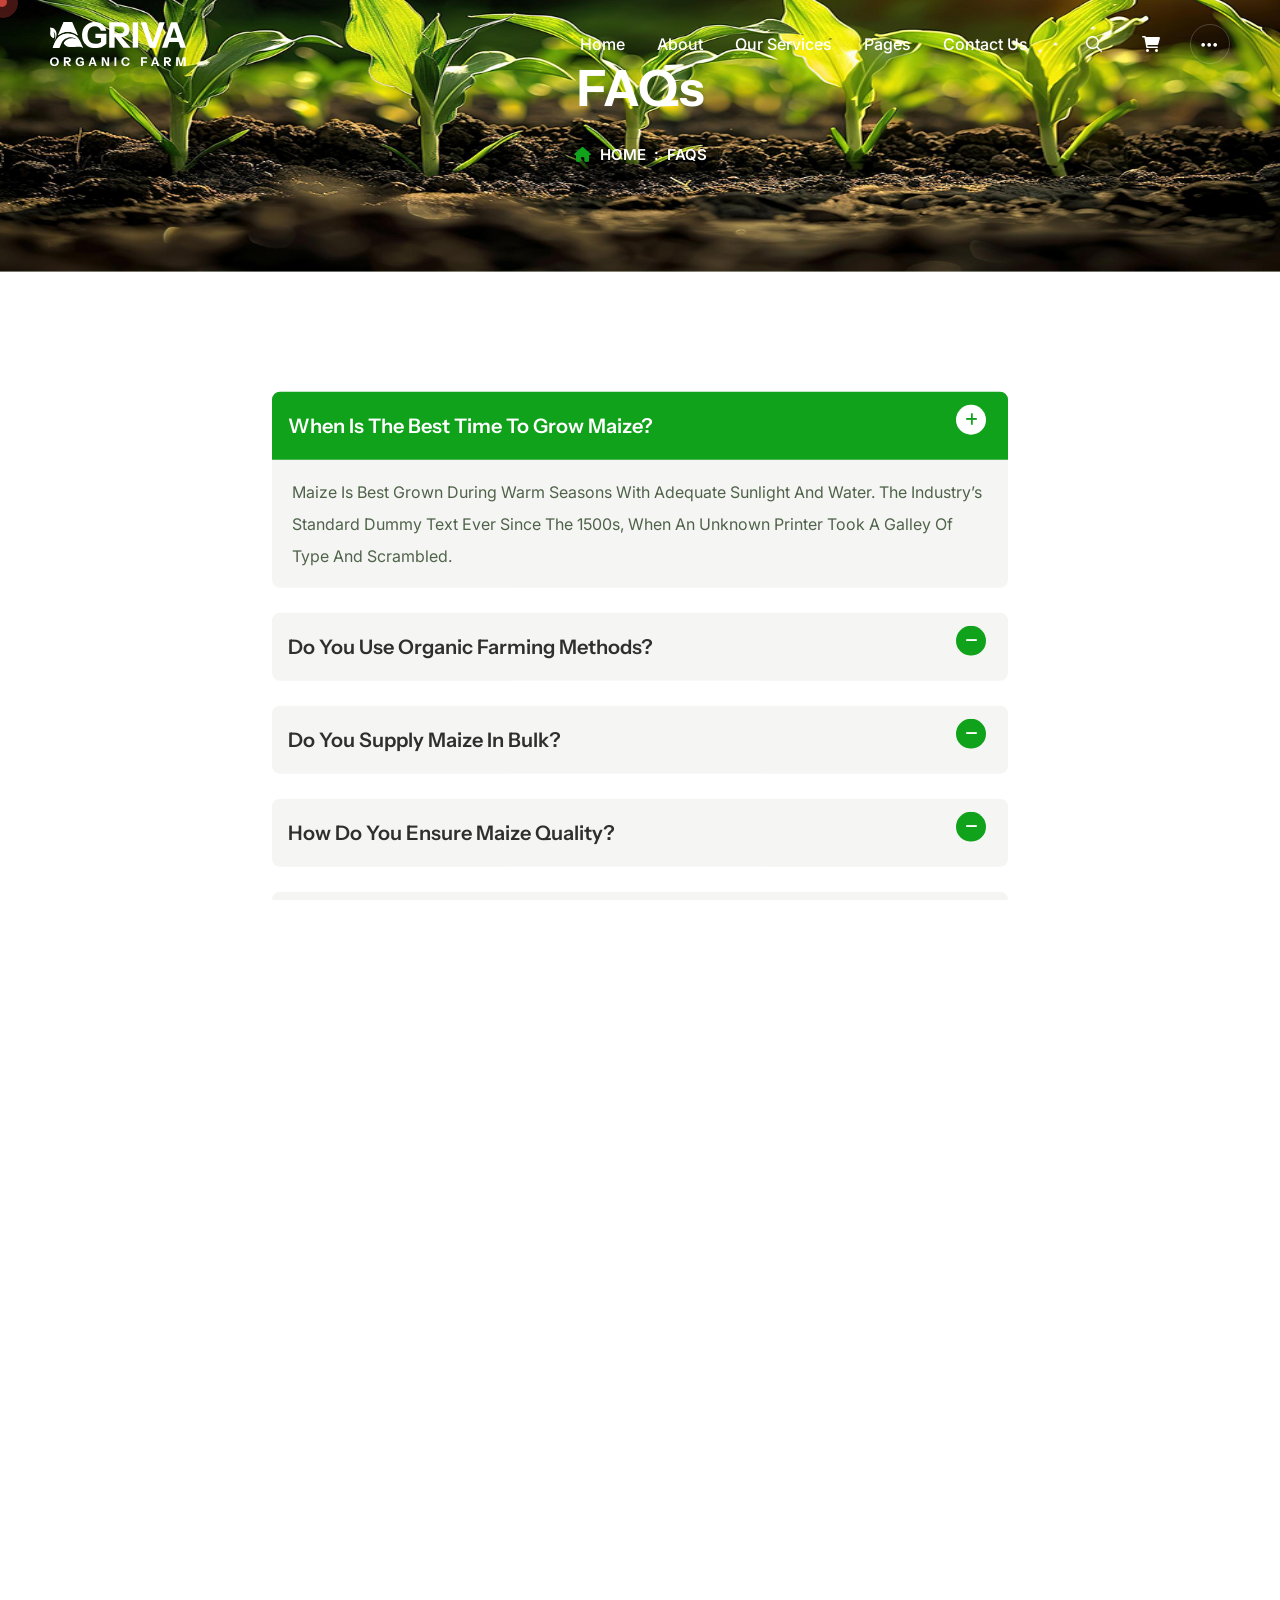
<file: faq.html>
<!DOCTYPE html>
<html lang="en">
    <!--<< Header Area >>-->

<head>
        <!-- ========== Meta Tags ========== -->
        <meta charset="UTF-8">
        <meta http-equiv="X-UA-Compatible" content="IE=edge">
        <meta name="viewport" content="width=device-width, initial-scale=1">
        <meta name="author" content="Gramentheme">
        <meta name="description" content="Agriva - Agriculture Farming HTML Template">
        <!-- ======== Page title ============ -->
        <title>Agriva - Agriculture Farming</title>
        <!--<< Favcion >>-->
        <link rel="shortcut icon" href="assets/img/favicon.svg">
        <!--<< Bootstrap min.css >>-->
        <link rel="stylesheet" href="assets/css/bootstrap.min.css">
        <!--<< All Min Css >>-->
        <link rel="stylesheet" href="assets/css/all.min.css">
        <!--<< Animate.css >>-->
        <link rel="stylesheet" href="assets/css/animate.css">
        <!--<< Magnific Popup.css >>-->
        <link rel="stylesheet" href="assets/css/magnific-popup.css">
        <!--<< MeanMenu.css >>-->
        <link rel="stylesheet" href="assets/css/meanmenu.css">
        <!--<< Swiper Bundle.css >>-->
        <link rel="stylesheet" href="assets/css/swiper-bundle.min.css">
        <!--<< Nice Select.css >>-->
        <link rel="stylesheet" href="assets/css/nice-select.css">
        <!--<< Main.css >>-->
        <link rel="stylesheet" href="assets/css/main.css">
    </head>
    <body class="bg-white">

        <!-- Preloader Start -->
        <div id="agri-preloader">
            <div class="preloader-content">
                <img src="assets/img/leaf.png" 
                    alt="Farmer with vegetables" 
                    class="farmer-loader">
                <h4>Loading Agriculture...</h4>
            </div>
        </div>

        <!-- Back To Top Start -->
        <button id="back-top" class="back-to-top">
            <i class="fa-regular fa-arrow-up"></i>
        </button>

        <!-- GT MouseCursor Start -->
        <div class="mouseCursor cursor-outer"></div>
        <div class="mouseCursor cursor-inner"></div>

       

         <!-- Offcanvas Area Start -->
        <div class="fix-area">
            <div class="offcanvas__info style-2">
                <div class="offcanvas__wrapper">
                    <div class="offcanvas__content">
                        <div class="offcanvas__top mb-5 d-flex justify-content-between align-items-center">
                            <div class="offcanvas__logo">
                                <a href="index.html">
                                    <img src="assets/img/logo/logo-6.svg" alt="logo-img">
                                </a>
                            </div>
                            <div class="offcanvas__close style-2">
                                <button>
                                <i class="fas fa-times"></i>
                                </button>
                            </div>
                        </div>
                        <p class="text d-none d-xl-block">
                            Nullam dignissim, ante scelerisque the  is euismod fermentum odio sem semper the is erat, a feugiat leo urna eget eros. Duis Aenean a imperdiet risus.
                        </p>
                        <div class="mobile-menu fix mb-3"></div>
                        <div class="offcanvas__contact d-xl-block">
                            <h4 class="d-xl-block">Contact Info</h4>
                            <ul class="d-xl-block">
                                <li class="d-flex align-items-center">
                                    <div class="offcanvas__contact-icon">
                                        <i class="fal fa-map-marker-alt"></i>
                                    </div>
                                    <div class="offcanvas__contact-text">
                                        <a target="_blank" href="#">Main Street, Melbourne, Australia</a>
                                    </div>
                                </li>
                                <li class="d-flex align-items-center">
                                    <div class="offcanvas__contact-icon mr-15">
                                        <i class="fal fa-envelope"></i>
                                    </div>
                                    <div class="offcanvas__contact-text">
                                        <a href="mailto:info@example.com"><span class="mailto:info@example.com">info@example.com</span></a>
                                    </div>
                                </li>
                                <li class="d-flex align-items-center">
                                    <div class="offcanvas__contact-icon mr-15">
                                        <i class="fal fa-clock"></i>
                                    </div>
                                    <div class="offcanvas__contact-text">
                                        <a target="_blank" href="#">Monday-Friday, 09am -05pm</a>
                                    </div>
                                </li>
                                <li class="d-flex align-items-center">
                                    <div class="offcanvas__contact-icon mr-15">
                                        <i class="far fa-phone"></i>
                                    </div>
                                    <div class="offcanvas__contact-text">
                                        <a href="tel:+11002345909">+11002345909</a>
                                    </div>
                                </li>
                            </ul>
                            <div class="social-icon d-flex align-items-center">
                                <a href="#"><i class="fab fa-facebook-f"></i></a>
                                <a href="#"><i class="fab fa-twitter"></i></a>
                                <a href="#"><i class="fab fa-youtube"></i></a>
                                <a href="#"><i class="fab fa-linkedin-in"></i></a>
                            </div>
                        </div>
                    </div>
                </div>
            </div>
        </div>
        <div class="offcanvas__overlay"></div>

        <!-- Header Section Start -->
        <header id="header-sticky" class="header-1 header-2">
            <div class="container-fluid">
                <div class="mega-menu-wrapper">
                    <div class="header-main header-inner">
                        <div class="overlay-shape">
                            <img src="assets/img/overlay-2.png" alt="img">
                        </div>
                        <div class="header-left">
                            <div class="logo">
                            <a href="index.html" class="header-logo">
                                <img src="assets/img/logo/white-logo-2.svg" alt="logo-img">
                            </a>
                            <a href="index.html" class="header-logo-2">
                                <img src="assets/img/logo/logo-5.svg" alt="logo-img">
                            </a>
                        </div>
                        </div>
                          <div class="header-right d-flex justify-content-end align-items-center">
                            <div class="mean__menu-wrapper">
                                <div class="main-menu">
                                    <nav id="mobile-menu">
                                        <ul>
                                            <li>
                                                <a href="index.html">Home</a>
                                            </li>
                                            <li class="has-dropdown">
                                                <a href="#">
                                                    About
                                                </a>
                                                <ul class="submenu">
                                                    <li>
                                                        <a href="about.html">
                                                            About Us
                                                        </a>
                                                    </li>
                                                    <li>
                                                        <a href="team.html">
                                                            Our Team
                                                        </a>
                                                    </li>
                                                    <li>
                                                        <a href="project.html">
                                                            Our Project
                                                        </a>
                                                    </li>
                                                </ul>
                                            </li>
                                            <li>
                                                <a href="service.html">Our Services</a>
                                            </li>
                                            <li class="has-dropdown">
                                                <a href="#">
                                                    Pages
                                                </a>
                                                <ul class="submenu">
                                                    <li>
                                                        <a href="shop.html">
                                                            Shop
                                                        </a>
                                                    </li>
                                                    <li>
                                                        <a href="cart.html">
                                                            Cart
                                                        </a>
                                                    </li>
                                                    <li>
                                                        <a href="checkout.html">
                                                            Checkout
                                                        </a>
                                                    </li>
                                                    <li>
                                                        <a href="pricing.html">
                                                            Pricing
                                                        </a>
                                                    </li>
                                                    <li>
                                                        <a href="faq.html">
                                                            FAQs
                                                        </a>
                                                    </li>
                                                </ul>
                                            </li>
                                            <li>
                                                <a href="contact.html">Contact Us</a>
                                            </li>
                                        </ul>
                                    </nav>
                                </div>
                            </div> 
                            <div class="icon-items">
                                <div class="menu_search">
                                    <button class="search_btn"><i class="far fa-search"></i></button>
                                </div>
                                <a href="cart.html"><i class="fa-solid fa-cart-shopping"></i></a>
                            </div>
                            <div class="header-btn">
                                <div class="header-button">
                                <a href="contact.html" class="theme-btn theme-btn-3">
                                   Get In Touch 
                                </a>
                            </div>
                            <div class="header__hamburger my-auto">
                                <div class="sidebar__toggle">
                                    <i class="fa-regular fa-ellipsis"></i>
                                </div>
                              </div>
                            </div>
                        </div>
                    </div>
                </div>
            </div>
        </header>

        <!-- start: Search Popup -->
        <div class="search_popup">
            <div class="container">
            <div class="row">
                <div class="col-xxl-12">
                <div class="search_wrapper">
                    <div class="search_top d-flex align-items-center">
                    <div class="search_logo">
                        <a href="index.html">
                        <img src="assets/img/logo/logo-4.svg" alt="img">
                        </a>
                    </div>
                    <div class="search_close">
                        <button type="button" class="search_close_btn">
                        <i class="fa-thin fa-times"></i>
                        </button>
                    </div>
                    </div>
                    <div class="search_form">
                    <form action="#">
                        <div class="search_input">
                        <input class="search-input-field" type="text" placeholder="Type here to search...">
                        <span class="search-focus-border"></span>
                        <button type="submit">
                            <svg width="20" height="20" viewBox="0 0 20 20" fill="none" xmlns="http://www.w3.org/2000/svg">
                            <path
                                d="M9.55 18.1C14.272 18.1 18.1 14.272 18.1 9.55C18.1 4.82797 14.272 1 9.55 1C4.82797 1 1 4.82797 1 9.55C1 14.272 4.82797 18.1 9.55 18.1Z"
                                stroke="currentColor" stroke-width="1.5" stroke-linecap="round" stroke-linejoin="round" />
                            <path d="M19.0002 19.0002L17.2002 17.2002" stroke="currentColor" stroke-width="1.5"
                                stroke-linecap="round" stroke-linejoin="round" />
                            </svg>
                        </button>
                        </div>
                    </form>
                    </div>
                </div>
                </div>
            </div>
            </div>
        </div>
        <div class="search-popup-overlay bg-theme-3"></div>

        
        <div id="smooth-wrapper">
            <div id="smooth-content">

                <!-- Breadcrumb Section Start -->
                <div class="breadcrumb-wrapper bg-cover" style="background-image: url('assets/img/breadcrumb.png');">
                    <div class="top-image">
                        <img src="assets/img/breadcrumb-2.jpg" alt="img">
                    </div>
                    <div class="container">
                        <div class="page-heading">
                            <div class="breadcrumb-sub-title">
                                <h1 class="text-white wow fadeInUp" data-wow-delay=".3s">FAQs</h1>
                            </div>
                            <ul class="breadcrumb-items wow fadeInUp" data-wow-delay=".5s">
                                <li>
                                    <a href="index.html">
                                        <i class="fa-solid fa-house"></i> Home
                                    </a>
                                </li>
                                <li>
                                    :
                                </li>
                                <li>
                                    FAQs
                                </li>
                            </ul>
                        </div>
                    </div>
                </div>
               
                <!-- Faq Section Start -->
                <section class="faq-section fix section-padding">
                    <div class="container">
                        <div class="row justify-content-center">
                            <div class="col-lg-8">
                                <div class="faq-itemss mt-0">
                                    <div class="accordion" id="accordionExample">
                                        <div class="accordion-item wow fadeInUp" data-wow-delay=".3s">
                                            <h2 class="accordion-header" id="headingOne">
                                                <button class="accordion-button" type="button" data-bs-toggle="collapse"
                                                    data-bs-target="#collapseOne" aria-expanded="true" aria-controls="collapseOne">
                                                When is the best time to grow maize?
                                                </button>
                                            </h2>
                                            <div id="collapseOne" class="accordion-collapse collapse show"
                                                aria-labelledby="headingOne" data-bs-parent="#accordionExample" role="region">
                                                <div class="accordion-body">
                                                    <p>
                                                        Maize is best grown during warm seasons with adequate sunlight and water. the industry’s standard dummy text ever since the 1500s, when an unknown printer took a galley of type and scrambled.
                                                    </p>
                                                </div>
                                            </div>
                                        </div>
                                        <div class="accordion-item wow fadeInUp" data-wow-delay=".5s">
                                            <h2 class="accordion-header" id="headingTwo">
                                                <button class="accordion-button collapsed" type="button" data-bs-toggle="collapse"
                                                    data-bs-target="#collapseTwo" aria-expanded="false" aria-controls="collapseTwo">
                                                    Do you use organic farming methods?
                                                </button>
                                            </h2>
                                            <div id="collapseTwo" class="accordion-collapse collapse" aria-labelledby="headingTwo"
                                                data-bs-parent="#accordionExample" role="region">
                                                <div class="accordion-body">
                                                    <p>
                                                    Maize is best grown during warm seasons with adequate sunlight and water. the industry’s standard dummy text ever since the 1500s, when an unknown printer took a galley of type and scrambled.
                                                    </p>
                                                </div>
                                            </div>
                                        </div>
                                        <div class="accordion-item wow fadeInUp" data-wow-delay=".7s">
                                            <h2 class="accordion-header" id="headingthree">
                                                <button class="accordion-button collapsed" type="button" data-bs-toggle="collapse"
                                                    data-bs-target="#collapsethree" aria-expanded="false"
                                                    aria-controls="collapsethree">
                                                    Do you supply maize in bulk?
                                                </button>
                                            </h2>
                                            <div id="collapsethree" class="accordion-collapse collapse"
                                                aria-labelledby="headingthree" data-bs-parent="#accordionExample" role="region">
                                                <div class="accordion-body">
                                                    <p>
                                                        Maize is best grown during warm seasons with adequate sunlight and water. the industry’s standard dummy text ever since the 1500s, when an unknown printer took a galley of type and scrambled.
                                                    </p>
                                                </div>
                                            </div>
                                        </div>
                                        <div class="accordion-item wow fadeInUp" data-wow-delay=".3s">
                                            <h2 class="accordion-header" id="headingfour">
                                                <button class="accordion-button collapsed" type="button" data-bs-toggle="collapse"
                                                    data-bs-target="#collapsefour" aria-expanded="false"
                                                    aria-controls="collapsefour">
                                                    How do you ensure maize quality?
                                                </button>
                                            </h2>
                                            <div id="collapsefour" class="accordion-collapse collapse" aria-labelledby="headingfour"
                                                data-bs-parent="#accordionExample" role="region">
                                                <div class="accordion-body">
                                                    <p>
                                                        Maize is best grown during warm seasons with adequate sunlight and water. the industry’s standard dummy text ever since the 1500s, when an unknown printer took a galley of type and scrambled.
                                                    </p>
                                                </div>
                                            </div>
                                        </div>
                                        <div class="accordion-item wow fadeInUp" data-wow-delay=".3s">
                                            <h2 class="accordion-header" id="headingfive">
                                                <button class="accordion-button collapsed" type="button" data-bs-toggle="collapse"
                                                    data-bs-target="#collapsefive" aria-expanded="false"
                                                    aria-controls="collapsefive">
                                                    How can I place an order?
                                                </button>
                                            </h2>
                                            <div id="collapsefive" class="accordion-collapse collapse" aria-labelledby="headingfive"
                                                data-bs-parent="#accordionExample" role="region">
                                                <div class="accordion-body">
                                                    <p>
                                                        Maize is best grown during warm seasons with adequate sunlight and water. the industry’s standard dummy text ever since the 1500s, when an unknown printer took a galley of type and scrambled.
                                                    </p>
                                                </div>
                                            </div>
                                        </div>
                                        <div class="accordion-item mb-0 wow fadeInUp" data-wow-delay=".3s">
                                            <h2 class="accordion-header" id="headingsix">
                                                <button class="accordion-button collapsed" type="button" data-bs-toggle="collapse"
                                                    data-bs-target="#collapsesix" aria-expanded="false"
                                                    aria-controls="collapsesix">
                                                   What crops do you support?
                                                </button>
                                            </h2>
                                            <div id="collapsesix" class="accordion-collapse collapse" aria-labelledby="headingsix"
                                                data-bs-parent="#accordionExample" role="region">
                                                <div class="accordion-body">
                                                    <p>
                                                        Maize is best grown during warm seasons with adequate sunlight and water. the industry’s standard dummy text ever since the 1500s, when an unknown printer took a galley of type and scrambled.
                                                    </p>
                                                </div>
                                            </div>
                                        </div>
                                    </div>
                                </div>
                            </div>
                        </div>
                    </div>
                </section>
                
                <!-- Footer Section Start -->
                <footer class="footer-section-2 header-bg fix pb-0 bg-cover" style="background-image: url(assets/img/home-3/footer-bg-2.jpg);">
                    <div class="container">
                        <div class="footer-top-item style-inner">
                            <div class="footer-logo wow fadeInUp" data-wow-delay=".2s">
                                <a href="index.html">
                                    <img src="assets/img/logo/logo-3.svg" alt="img">
                                </a>
                            </div>
                            <div class="footer-right-item">
                                <div class="social-icon wow fadeInUp" data-wow-delay=".4s">
                                    <a href="#"><i class="fa-brands fa-facebook-f"></i></a>
                                    <a href="#"><i class="fa-brands fa-linkedin-in"></i></a>
                                    <a href="#"><i class="fa-brands fa-twitter"></i></a>
                                    <a href="#"><i class="fa-brands fa-youtube"></i></a>
                                </div>
                                <div class="icon-item wow fadeInUp" data-wow-delay=".6s">
                                    <div class="icon">
                                        <img src="assets/img/home-2/icon/10.svg" alt="img">
                                    </div>
                                    <div class="cont">
                                        <span>call for details</span>
                                        <h3>
                                            <a href="tel:+8801234567890">+880 1234 567890</a>
                                        </h3>
                                    </div>
                                </div>
                                <div class="icon-item wow fadeInUp" data-wow-delay=".8s">
                                    <div class="icon">
                                        <img src="assets/img/home-2/icon/11.svg" alt="img">
                                    </div>
                                    <div class="cont">
                                        <span>call for details</span>
                                        <h3>
                                            <a href="mailto:support@example.com">support@example.com</a>
                                        </h3>
                                    </div>
                                </div>
                            </div>
                        </div>
                        <div class="footer-widget-wrapper footer-widget-wrapper-2 style-inner-wrapper">
                            <div class="row">
                                <div class="col-xl-5 col-md-7 col-lg-6 wow fadeInUp" data-wow-delay=".2s">
                                    <div class="single-footer-widget">
                                        <div class="footer-contact-image">
                                            <div class="footer-contact-content">
                                                <h3>Get newsletter from Agriva</h3>
                                                <form action="#" class="wow fadeInUp" data-wow-delay=".5s">
                                                    <div class="form-clt">
                                                        <input type="text" name="email" id="email" placeholder="Enter your email">
                                                        <button type="submit" class="theme-btn theme-btn-3">
                                                        subscribe now
                                                        </button>
                                                        <i class="fa-solid fa-envelope"></i>
                                                    </div>
                                                </form>
                                                <div class="input-single input-check payment-save">
                                                    <input type="checkbox" class="form-check-input" name="save-for-next" id="saveForNext">
                                                    <label for="saveForNext">Agree with terms and conditions</label>
                                                </div>
                                            </div>
                                        </div>
                                    </div>
                                </div>
                                <div class="col-xl-3 col-md-5 col-lg-4 ps-lg-5 wow fadeInUp" data-wow-delay=".4s">
                                    <div class="single-footer-widget">
                                        <div class="widget-head">
                                            <h4>our Services</h4>
                                        </div>
                                        <ul class="list-area">
                                            <li>
                                                <a href="service-details.html">
                                                <i class="fa-solid fa-chevron-right"></i>
                                                    Seed Distribution
                                                </a>
                                            </li>
                                            <li>
                                                <a href="service-details.html">
                                                    <i class="fa-solid fa-chevron-right"></i>
                                                    Soil Management
                                                </a>
                                            </li>
                                            <li>
                                                <a href="service-details.html">
                                                    <i class="fa-solid fa-chevron-right"></i>
                                                    Irrigation Management
                                                </a>
                                            </li>
                                            <li>
                                                <a href="service-details.html">
                                                    <i class="fa-solid fa-chevron-right"></i>
                                                    Detailed Field Reports
                                                </a>
                                            </li>
                                            <li>
                                                <a href="service-details-details.html">
                                                    <i class="fa-solid fa-chevron-right"></i>
                                                    Crop Rotation Planning
                                                </a>
                                            </li>
                                            <li>
                                                <a href="service-details-details.html">
                                                <i class="fa-solid fa-chevron-right"></i>
                                                    Soil Texture Mapping
                                                </a>
                                            </li>
                                        </ul>
                                    </div>
                                </div>
                                    <div class="col-xl-2 col-md-6 col-lg-2 wow fadeInUp" data-wow-delay=".6s">
                                    <div class="single-footer-widget">
                                        <div class="widget-head">
                                            <h4>Resources</h4>
                                        </div>
                                        <ul class="list-area">
                                            <li>
                                                <a href="news-details.html">
                                                <i class="fa-solid fa-chevron-right"></i>
                                                    News & Media
                                                </a>
                                            </li>
                                            <li>
                                                <a href="contact.html">
                                                    <i class="fa-solid fa-chevron-right"></i>
                                                    How It Works
                                                </a>
                                            </li>
                                            <li>
                                                <a href="pricing.html">
                                                    <i class="fa-solid fa-chevron-right"></i>
                                                    Pricing Plans
                                                </a>
                                            </li>
                                            <li>
                                                <a href="faq.html">
                                                    <i class="fa-solid fa-chevron-right"></i>
                                                    Help & FAQs
                                                </a>
                                            </li>
                                            <li>
                                                <a href="contact.html">
                                                    <i class="fa-solid fa-chevron-right"></i>
                                                    Awards
                                                </a>
                                            </li>
                                        </ul>
                                    </div>
                                </div>
                                <div class="col-xl-2 ps-lg-5 col-md-6 col-lg-4 wow fadeInUp" data-wow-delay=".8s">
                                    <div class="single-footer-widget">
                                        <div class="widget-head">
                                            <h4>our company</h4>
                                        </div>
                                        <ul class="list-area">
                                            <li>
                                                <a href="about.html">
                                                <i class="fa-solid fa-chevron-right"></i>
                                                    About Us
                                                </a>
                                            </li>
                                            <li>
                                                <a href="contact.html">
                                                    <i class="fa-solid fa-chevron-right"></i>
                                                    Our Farmers
                                                </a>
                                            </li>
                                            <li>
                                                <a href="contact.html">
                                                    <i class="fa-solid fa-chevron-right"></i>
                                                    Our Products
                                                </a>
                                            </li>
                                            <li>
                                                <a href="contact.html">
                                                    <i class="fa-solid fa-chevron-right"></i>
                                                    Contact Us
                                                </a>
                                            </li>
                                            <li>
                                                <a href="contact.html">
                                                    <i class="fa-solid fa-chevron-right"></i>
                                                    Careers
                                                </a>
                                            </li>
                                        </ul>
                                    </div>
                                </div>
                            </div>
                        </div>
                        <div class="footer-bottom pb-0">
                            <div class="footer-wrapper justify-content-center">
                                <p>©2026 <span>Samia</span>, All Rights Reserved.</p>
                            </div>
                        </div>
                    </div>
                </footer>

            </div>
        </div>

       

        
        <!--<< All JS Plugins >>-->
        <script src="assets/js/jquery-3.7.1.min.js"></script>
        <!--<< Viewport Js >>-->
        <script src="assets/js/viewport.jquery.js"></script>
        <!--<< Bootstrap Js >>-->
        <script src="assets/js/bootstrap.bundle.min.js"></script>
        <!--<< Gsap Min Js >>-->
        <script src="assets/js/gsap.min.js"></script>
        <!--<< ScrollTrigger Min Js >>-->
        <script src="assets/js/ScrollTrigger.min.js"></script>
        <!--<< ScrollSmoother Min Js >>-->
        <script src="assets/js/ScrollSmoother.min.js"></script>
        <!--<< ScrollToPlugin Min Js >>-->
        <script src="assets/js/ScrollToPlugin.min.js"></script>
        <!--<< SplitText Min Js >>-->
        <script src="assets/js/SplitText.min.js"></script>
        <!--<< TextPlugin Min Js >>-->
        <script src="assets/js/TextPlugin.js"></script>
         <!--<< Chroma Min Js >>-->
        <script src="assets/js/chroma.min.js"></script>
        <!--<< nice-selec Js >>-->
        <script src="assets/js/jquery.nice-select.min.js"></script>
        <!--<< Waypoints Js >>-->
        <script src="assets/js/jquery.waypoints.js"></script>
        <!--<< Counterup Js >>-->
        <script src="assets/js/jquery.counterup.min.js"></script>
        <!--<< Swiper Slider Js >>-->
        <script src="assets/js/swiper-bundle.min.js"></script>
        <!--<< MeanMenu Js >>-->
        <script src="assets/js/jquery.meanmenu.min.js"></script>
        <!--<< Parallaxie Js >>-->
        <script src="assets/js/parallaxie.js"></script>
        <!--<< Magnific Popup Js >>-->
        <script src="assets/js/jquery.magnific-popup.min.js"></script>
        <!--<< Wow Animation Js >>-->
        <script src="assets/js/wow.min.js"></script>
        <!--<< Main.js >>-->
        <script src="assets/js/main.js"></script>
    </body>

</html>
</file>
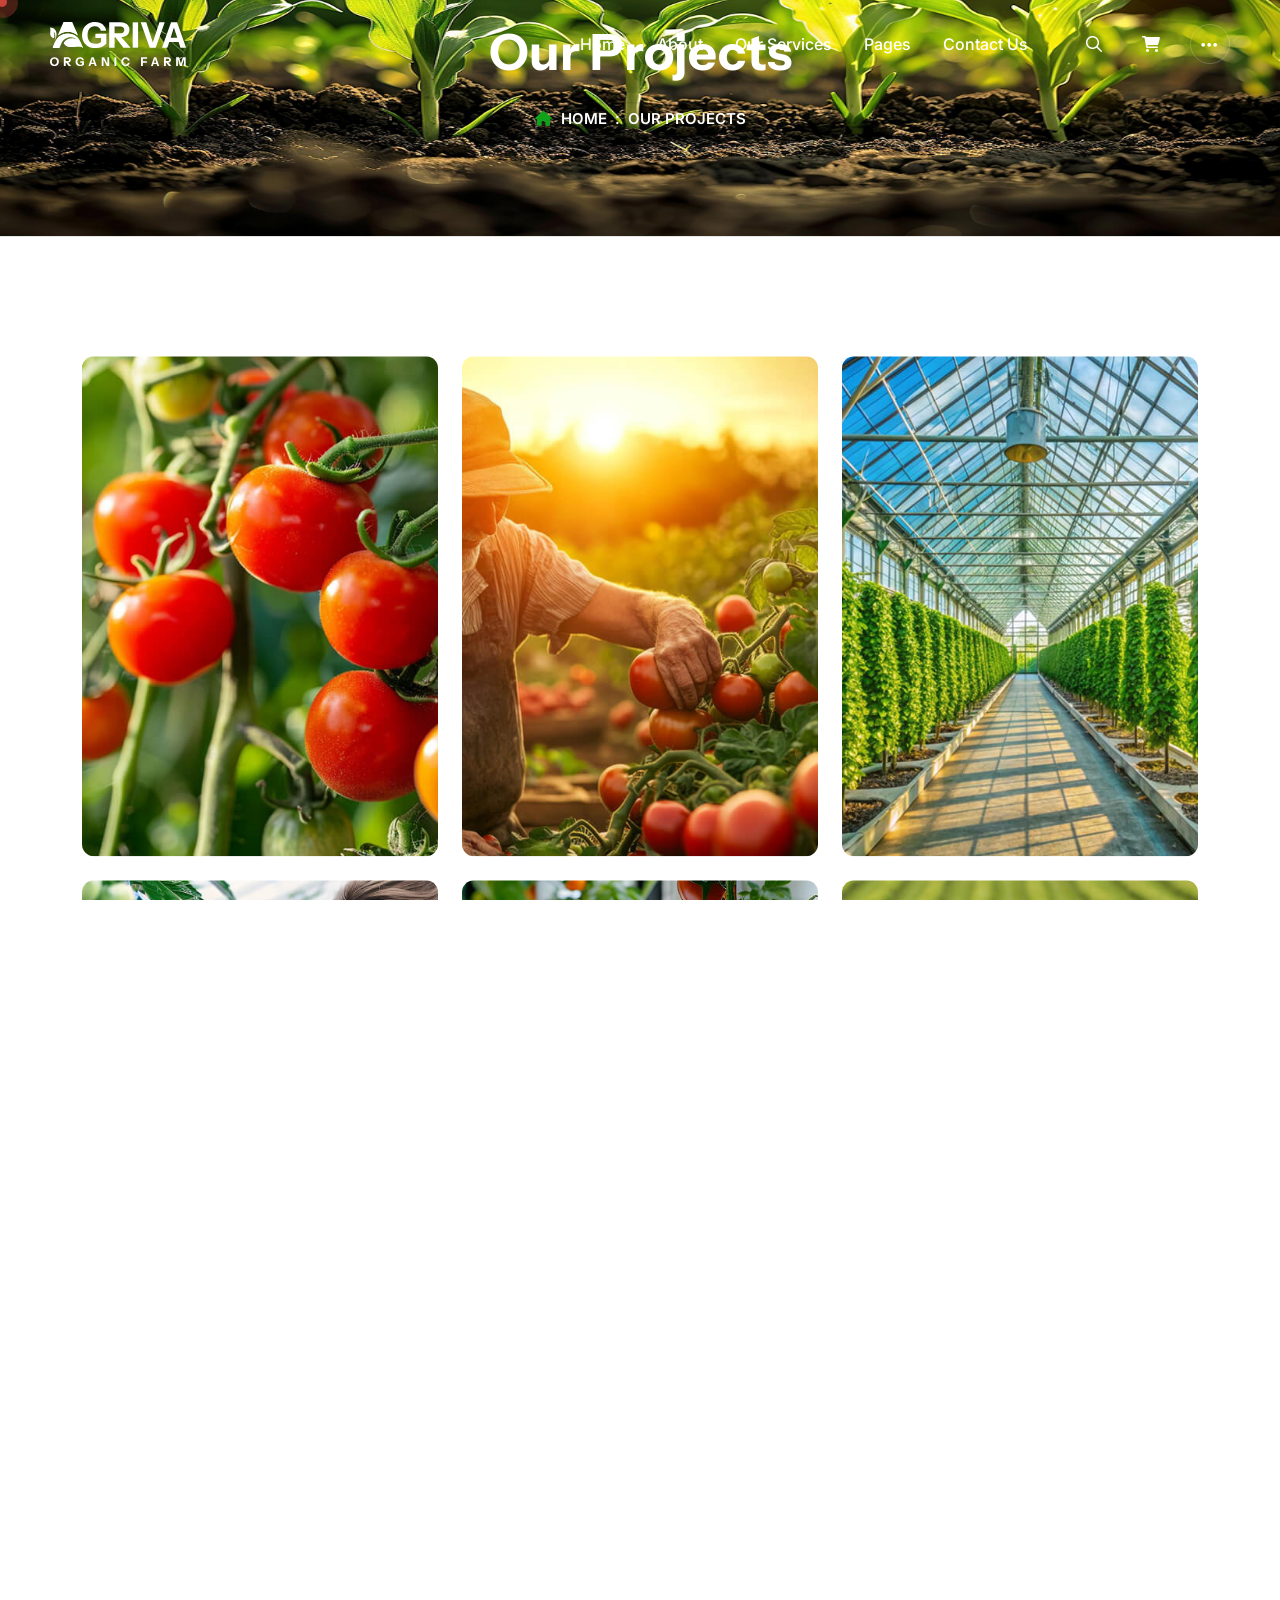
<file: project.html>
<!DOCTYPE html>
<html lang="en">
    <!--<< Header Area >>-->

<head>
        <!-- ========== Meta Tags ========== -->
        <meta charset="UTF-8">
        <meta http-equiv="X-UA-Compatible" content="IE=edge">
        <meta name="viewport" content="width=device-width, initial-scale=1">
        <meta name="author" content="Gramentheme">
        <meta name="description" content="Agriva - Agriculture Farming HTML Template">
        <!-- ======== Page title ============ -->
        <title>Agriva - Agriculture Farming</title>
        <!--<< Favcion >>-->
        <link rel="shortcut icon" href="assets/img/favicon.svg">
        <!--<< Bootstrap min.css >>-->
        <link rel="stylesheet" href="assets/css/bootstrap.min.css">
        <!--<< All Min Css >>-->
        <link rel="stylesheet" href="assets/css/all.min.css">
        <!--<< Animate.css >>-->
        <link rel="stylesheet" href="assets/css/animate.css">
        <!--<< Magnific Popup.css >>-->
        <link rel="stylesheet" href="assets/css/magnific-popup.css">
        <!--<< MeanMenu.css >>-->
        <link rel="stylesheet" href="assets/css/meanmenu.css">
        <!--<< Swiper Bundle.css >>-->
        <link rel="stylesheet" href="assets/css/swiper-bundle.min.css">
        <!--<< Nice Select.css >>-->
        <link rel="stylesheet" href="assets/css/nice-select.css">
        <!--<< Main.css >>-->
        <link rel="stylesheet" href="assets/css/main.css">
    </head>
    <body class="bg-white">

        <!-- Preloader Start -->
        <div id="agri-preloader">
            <div class="preloader-content">
                <img src="assets/img/leaf.png" 
                    alt="Farmer with vegetables" 
                    class="farmer-loader">
                <h4>Loading Agriculture...</h4>
            </div>
        </div>

        <!-- Back To Top Start -->
        <button id="back-top" class="back-to-top theme-bg-3">
            <i class="fa-regular fa-arrow-up"></i>
        </button>

        <!-- GT MouseCursor Start -->
        <div class="mouseCursor cursor-outer"></div>
        <div class="mouseCursor cursor-inner"></div>

       

         <!-- Offcanvas Area Start -->
        <div class="fix-area">
            <div class="offcanvas__info style-2">
                <div class="offcanvas__wrapper">
                    <div class="offcanvas__content">
                        <div class="offcanvas__top mb-5 d-flex justify-content-between align-items-center">
                            <div class="offcanvas__logo">
                                <a href="index.html">
                                    <img src="assets/img/logo/logo-6.svg" alt="logo-img">
                                </a>
                            </div>
                            <div class="offcanvas__close style-2">
                                <button>
                                <i class="fas fa-times"></i>
                                </button>
                            </div>
                        </div>
                        <p class="text d-none d-xl-block">
                            Nullam dignissim, ante scelerisque the  is euismod fermentum odio sem semper the is erat, a feugiat leo urna eget eros. Duis Aenean a imperdiet risus.
                        </p>
                        <div class="mobile-menu fix mb-3"></div>
                        <div class="offcanvas__contact d-xl-block">
                            <h4 class="d-xl-block">Contact Info</h4>
                            <ul class="d-xl-block">
                                <li class="d-flex align-items-center">
                                    <div class="offcanvas__contact-icon">
                                        <i class="fal fa-map-marker-alt"></i>
                                    </div>
                                    <div class="offcanvas__contact-text">
                                        <a target="_blank" href="#">Main Street, Melbourne, Australia</a>
                                    </div>
                                </li>
                                <li class="d-flex align-items-center">
                                    <div class="offcanvas__contact-icon mr-15">
                                        <i class="fal fa-envelope"></i>
                                    </div>
                                    <div class="offcanvas__contact-text">
                                        <a href="mailto:info@example.com"><span class="mailto:info@example.com">info@example.com</span></a>
                                    </div>
                                </li>
                                <li class="d-flex align-items-center">
                                    <div class="offcanvas__contact-icon mr-15">
                                        <i class="fal fa-clock"></i>
                                    </div>
                                    <div class="offcanvas__contact-text">
                                        <a target="_blank" href="#">Monday-Friday, 09am -05pm</a>
                                    </div>
                                </li>
                                <li class="d-flex align-items-center">
                                    <div class="offcanvas__contact-icon mr-15">
                                        <i class="far fa-phone"></i>
                                    </div>
                                    <div class="offcanvas__contact-text">
                                        <a href="tel:+11002345909">+11002345909</a>
                                    </div>
                                </li>
                            </ul>
                            <div class="social-icon d-flex align-items-center">
                                <a href="#"><i class="fab fa-facebook-f"></i></a>
                                <a href="#"><i class="fab fa-twitter"></i></a>
                                <a href="#"><i class="fab fa-youtube"></i></a>
                                <a href="#"><i class="fab fa-linkedin-in"></i></a>
                            </div>
                        </div>
                    </div>
                </div>
            </div>
        </div>
        <div class="offcanvas__overlay"></div>

        <!-- Header Section Start -->
        <header id="header-sticky" class="header-1 header-2">
            <div class="container-fluid">
                <div class="mega-menu-wrapper">
                    <div class="header-main header-inner">
                        <div class="overlay-shape">
                            <img src="assets/img/overlay-2.png" alt="img">
                        </div>
                        <div class="header-left">
                            <div class="logo">
                            <a href="index.html" class="header-logo">
                                <img src="assets/img/logo/white-logo-2.svg" alt="logo-img">
                            </a>
                            <a href="index.html" class="header-logo-2">
                                <img src="assets/img/logo/logo-5.svg" alt="logo-img">
                            </a>
                        </div>
                        </div>
                          <div class="header-right d-flex justify-content-end align-items-center">
                            <div class="mean__menu-wrapper">
                                <div class="main-menu">
                                    <nav id="mobile-menu">
                                        <ul>
                                            <li>
                                                <a href="index.html">Home</a>
                                            </li>
                                            <li class="has-dropdown">
                                                <a href="#">
                                                    About
                                                </a>
                                                <ul class="submenu">
                                                    <li>
                                                        <a href="about.html">
                                                            About Us
                                                        </a>
                                                    </li>
                                                    <li>
                                                        <a href="team.html">
                                                            Our Team
                                                        </a>
                                                    </li>
                                                    <li>
                                                        <a href="project.html">
                                                            Our Project
                                                        </a>
                                                    </li>
                                                </ul>
                                            </li>
                                            <li>
                                                <a href="service.html">Our Services</a>
                                            </li>
                                            <li class="has-dropdown">
                                                <a href="#">
                                                    Pages
                                                </a>
                                                <ul class="submenu">
                                                    <li>
                                                        <a href="shop.html">
                                                            Shop
                                                        </a>
                                                    </li>
                                                    <li>
                                                        <a href="cart.html">
                                                            Cart
                                                        </a>
                                                    </li>
                                                    <li>
                                                        <a href="checkout.html">
                                                            Checkout
                                                        </a>
                                                    </li>
                                                    <li>
                                                        <a href="pricing.html">
                                                            Pricing
                                                        </a>
                                                    </li>
                                                    <li>
                                                        <a href="faq.html">
                                                            FAQs
                                                        </a>
                                                    </li>
                                                </ul>
                                            </li>
                                            <li>
                                                <a href="contact.html">Contact Us</a>
                                            </li>
                                        </ul>
                                    </nav>
                                </div>
                            </div>
                            <div class="icon-items">
                                <div class="menu_search">
                                    <button class="search_btn"><i class="far fa-search"></i></button>
                                </div>
                                <a href="cart.html"><i class="fa-solid fa-cart-shopping"></i></a>
                            </div>
                            <div class="header-btn">
                                <div class="header-button">
                                <a href="contact.html" class="theme-btn theme-btn-3">
                                   Get In Touch 
                                </a>
                            </div>
                            <div class="header__hamburger my-auto">
                                <div class="sidebar__toggle">
                                    <i class="fa-regular fa-ellipsis"></i>
                                </div>
                              </div>
                            </div>
                        </div>
                    </div>
                </div>
            </div>
        </header>

        <!-- start: Search Popup -->
        <div class="search_popup">
            <div class="container">
            <div class="row">
                <div class="col-xxl-12">
                <div class="search_wrapper">
                    <div class="search_top d-flex align-items-center">
                    <div class="search_logo">
                        <a href="index.html">
                        <img src="assets/img/logo/logo-4.svg" alt="img">
                        </a>
                    </div>
                    <div class="search_close">
                        <button type="button" class="search_close_btn">
                        <i class="fa-thin fa-times"></i>
                        </button>
                    </div>
                    </div>
                    <div class="search_form">
                    <form action="#">
                        <div class="search_input">
                        <input class="search-input-field" type="text" placeholder="Type here to search...">
                        <span class="search-focus-border"></span>
                        <button type="submit">
                            <svg width="20" height="20" viewBox="0 0 20 20" fill="none" xmlns="http://www.w3.org/2000/svg">
                            <path
                                d="M9.55 18.1C14.272 18.1 18.1 14.272 18.1 9.55C18.1 4.82797 14.272 1 9.55 1C4.82797 1 1 4.82797 1 9.55C1 14.272 4.82797 18.1 9.55 18.1Z"
                                stroke="currentColor" stroke-width="1.5" stroke-linecap="round" stroke-linejoin="round" />
                            <path d="M19.0002 19.0002L17.2002 17.2002" stroke="currentColor" stroke-width="1.5"
                                stroke-linecap="round" stroke-linejoin="round" />
                            </svg>
                        </button>
                        </div>
                    </form>
                    </div>
                </div>
                </div>
            </div>
            </div>
        </div>
        <div class="search-popup-overlay bg-theme-3"></div>

        
        <div id="smooth-wrapper">
            <div id="smooth-content">

                <!-- Breadcrumb Section Start -->
                <div class="breadcrumb-wrapper bg-cover" style="background-image: url('assets/img/breadcrumb.png');">
                    <div class="top-image">
                        <img src="assets/img/breadcrumb-2.jpg" alt="img">
                    </div>
                    <div class="container">
                        <div class="page-heading">
                            <div class="breadcrumb-sub-title">
                                <h1 class="text-white wow fadeInUp" data-wow-delay=".3s">Our Projects</h1>
                            </div>
                            <ul class="breadcrumb-items wow fadeInUp" data-wow-delay=".5s">
                                <li>
                                    <a href="index.html">
                                        <i class="fa-solid fa-house"></i> Home
                                    </a>
                                </li>
                                <li>
                                    :
                                </li>
                                <li>
                                    Our Projects
                                </li>
                            </ul>
                        </div>
                    </div>
                </div>
               
                <!-- Project Section Start -->
                <section class="project-section-4 section-padding fix">
                    <div class="container">
                        <div class="row g-4">
                            <div class="col-xl-4 col-lg-6 col-md-6">
                                <div class="project-card-items-4">
                                    <div class="project-image">
                                        <img src="assets/img/home-1/project/01.jpg" alt="img">
                                        <div class="content">
                                            <p>Gallery</p>
                                            <h2><a href="project-details.html">Agriva and Agriculture</a></h2>
                                        </div>
                                    </div>
                                </div>
                            </div>
                            <div class="col-xl-4 col-lg-6 col-md-6">
                                <div class="project-card-items-4">
                                    <div class="project-image">
                                        <img src="assets/img/home-1/project/02.jpg" alt="img">
                                        <div class="content">
                                            <p>Gallery</p>
                                            <h2><a href="project-details.html">Agriva and Agriculture</a></h2>
                                        </div>
                                    </div>
                                </div>
                            </div>
                            <div class="col-xl-4 col-lg-6 col-md-6">
                                <div class="project-card-items-4">
                                    <div class="project-image">
                                        <img src="assets/img/home-1/project/03.jpg" alt="img">
                                        <div class="content">
                                            <p>Gallery</p>
                                            <h2><a href="project-details.html">Agriva and Agriculture</a></h2>
                                        </div>
                                    </div>
                                </div>
                            </div>
                            <div class="col-xl-4 col-lg-6 col-md-6">
                                <div class="project-card-items-4">
                                    <div class="project-image">
                                        <img src="assets/img/home-1/project/04.jpg" alt="img">
                                        <div class="content">
                                            <p>Gallery</p>
                                            <h2><a href="project-details.html">Agriva and Agriculture</a></h2>
                                        </div>
                                    </div>
                                </div>
                            </div>
                            <div class="col-xl-4 col-lg-6 col-md-6">
                                <div class="project-card-items-4">
                                    <div class="project-image">
                                        <img src="assets/img/home-1/project/05.jpg" alt="img">
                                        <div class="content">
                                            <p>Gallery</p>
                                            <h2><a href="project-details.html">Agriva and Agriculture</a></h2>
                                        </div>
                                    </div>
                                </div>
                            </div>
                            <div class="col-xl-4 col-lg-6 col-md-6">
                                <div class="project-card-items-4">
                                    <div class="project-image">
                                        <img src="assets/img/home-1/project/06.jpg" alt="img">
                                        <div class="content">
                                            <p>Gallery</p>
                                            <h2><a href="project-details.html">Agriva and Agriculture</a></h2>
                                        </div>
                                    </div>
                                </div>
                            </div>
                        </div>
                        <div class="page-nav-wrap text-center">
                            <ul>
                                <li><a class="page-numbers" href="#"><i class="fa-solid fa-arrow-up-left"></i></a></li>
                                <li class="active"><a class="page-numbers" href="#">01</a></li>
                                <li><a class="page-numbers" href="#">02</a></li>
                                <li><a class="page-numbers" href="#">03</a></li>
                                <li><a class="page-numbers" href="#"><i class="fa-solid fa-arrow-up-right"></i></a></li>
                            </ul>
                        </div>
                    </div>
                </section>
                
                 
                <!-- Footer Section Start -->
                <footer class="footer-section-2 header-bg fix pb-0 bg-cover" style="background-image: url(assets/img/home-3/footer-bg-2.jpg);">
                    <div class="container">
                        <div class="footer-top-item style-inner">
                            <div class="footer-logo wow fadeInUp" data-wow-delay=".2s">
                                <a href="index.html">
                                    <img src="assets/img/logo/logo-3.svg" alt="img">
                                </a>
                            </div>
                            <div class="footer-right-item">
                                <div class="social-icon wow fadeInUp" data-wow-delay=".4s">
                                    <a href="#"><i class="fa-brands fa-facebook-f"></i></a>
                                    <a href="#"><i class="fa-brands fa-linkedin-in"></i></a>
                                    <a href="#"><i class="fa-brands fa-twitter"></i></a>
                                    <a href="#"><i class="fa-brands fa-youtube"></i></a>
                                </div>
                                <div class="icon-item wow fadeInUp" data-wow-delay=".6s">
                                    <div class="icon">
                                        <img src="assets/img/home-2/icon/10.svg" alt="img">
                                    </div>
                                    <div class="cont">
                                        <span>call for details</span>
                                        <h3>
                                            <a href="tel:+8801234567890">+880 1234 567890</a>
                                        </h3>
                                    </div>
                                </div>
                                <div class="icon-item wow fadeInUp" data-wow-delay=".8s">
                                    <div class="icon">
                                        <img src="assets/img/home-2/icon/11.svg" alt="img">
                                    </div>
                                    <div class="cont">
                                        <span>call for details</span>
                                        <h3>
                                            <a href="mailto:support@example.com">support@example.com</a>
                                        </h3>
                                    </div>
                                </div>
                            </div>
                        </div>
                        <div class="footer-widget-wrapper footer-widget-wrapper-2 style-inner-wrapper">
                            <div class="row">
                                <div class="col-xl-5 col-md-7 col-lg-6 wow fadeInUp" data-wow-delay=".2s">
                                    <div class="single-footer-widget">
                                        <div class="footer-contact-image">
                                            <div class="footer-contact-content">
                                                <h3>Get newsletter from Agriva</h3>
                                                <form action="#" class="wow fadeInUp" data-wow-delay=".5s">
                                                    <div class="form-clt">
                                                        <input type="text" name="email" id="email" placeholder="Enter your email">
                                                        <button type="submit" class="theme-btn theme-btn-3">
                                                        subscribe now
                                                        </button>
                                                        <i class="fa-solid fa-envelope"></i>
                                                    </div>
                                                </form>
                                                <div class="input-single input-check payment-save">
                                                    <input type="checkbox" class="form-check-input" name="save-for-next" id="saveForNext">
                                                    <label for="saveForNext">Agree with terms and conditions</label>
                                                </div>
                                            </div>
                                        </div>
                                    </div>
                                </div>
                                <div class="col-xl-3 col-md-5 col-lg-4 ps-lg-5 wow fadeInUp" data-wow-delay=".4s">
                                    <div class="single-footer-widget">
                                        <div class="widget-head">
                                            <h4>our Services</h4>
                                        </div>
                                        <ul class="list-area">
                                            <li>
                                                <a href="service-details.html">
                                                <i class="fa-solid fa-chevron-right"></i>
                                                    Seed Distribution
                                                </a>
                                            </li>
                                            <li>
                                                <a href="service-details.html">
                                                    <i class="fa-solid fa-chevron-right"></i>
                                                    Soil Management
                                                </a>
                                            </li>
                                            <li>
                                                <a href="service-details.html">
                                                    <i class="fa-solid fa-chevron-right"></i>
                                                    Irrigation Management
                                                </a>
                                            </li>
                                            <li>
                                                <a href="service-details.html">
                                                    <i class="fa-solid fa-chevron-right"></i>
                                                    Detailed Field Reports
                                                </a>
                                            </li>
                                            <li>
                                                <a href="service-details-details.html">
                                                    <i class="fa-solid fa-chevron-right"></i>
                                                    Crop Rotation Planning
                                                </a>
                                            </li>
                                            <li>
                                                <a href="service-details-details.html">
                                                <i class="fa-solid fa-chevron-right"></i>
                                                    Soil Texture Mapping
                                                </a>
                                            </li>
                                        </ul>
                                    </div>
                                </div>
                                    <div class="col-xl-2 col-md-6 col-lg-2 wow fadeInUp" data-wow-delay=".6s">
                                    <div class="single-footer-widget">
                                        <div class="widget-head">
                                            <h4>Resources</h4>
                                        </div>
                                        <ul class="list-area">
                                            <li>
                                                <a href="news-details.html">
                                                <i class="fa-solid fa-chevron-right"></i>
                                                    News & Media
                                                </a>
                                            </li>
                                            <li>
                                                <a href="contact.html">
                                                    <i class="fa-solid fa-chevron-right"></i>
                                                    How It Works
                                                </a>
                                            </li>
                                            <li>
                                                <a href="pricing.html">
                                                    <i class="fa-solid fa-chevron-right"></i>
                                                    Pricing Plans
                                                </a>
                                            </li>
                                            <li>
                                                <a href="faq.html">
                                                    <i class="fa-solid fa-chevron-right"></i>
                                                    Help & FAQs
                                                </a>
                                            </li>
                                            <li>
                                                <a href="contact.html">
                                                    <i class="fa-solid fa-chevron-right"></i>
                                                    Awards
                                                </a>
                                            </li>
                                        </ul>
                                    </div>
                                </div>
                                <div class="col-xl-2 ps-lg-5 col-md-6 col-lg-4 wow fadeInUp" data-wow-delay=".8s">
                                    <div class="single-footer-widget">
                                        <div class="widget-head">
                                            <h4>our company</h4>
                                        </div>
                                        <ul class="list-area">
                                            <li>
                                                <a href="about.html">
                                                <i class="fa-solid fa-chevron-right"></i>
                                                    About Us
                                                </a>
                                            </li>
                                            <li>
                                                <a href="contact.html">
                                                    <i class="fa-solid fa-chevron-right"></i>
                                                    Our Farmers
                                                </a>
                                            </li>
                                            <li>
                                                <a href="contact.html">
                                                    <i class="fa-solid fa-chevron-right"></i>
                                                    Our Products
                                                </a>
                                            </li>
                                            <li>
                                                <a href="contact.html">
                                                    <i class="fa-solid fa-chevron-right"></i>
                                                    Contact Us
                                                </a>
                                            </li>
                                            <li>
                                                <a href="contact.html">
                                                    <i class="fa-solid fa-chevron-right"></i>
                                                    Careers
                                                </a>
                                            </li>
                                        </ul>
                                    </div>
                                </div>
                            </div>
                        </div>
                        <div class="footer-bottom pb-0">
                            <div class="footer-wrapper justify-content-center">
                                <p>©2026 <span>Samia</span>, All Rights Reserved.</p>
                            </div>
                        </div>
                    </div>
                </footer>

            </div>
        </div>

       

        
        <!--<< All JS Plugins >>-->
        <script src="assets/js/jquery-3.7.1.min.js"></script>
        <!--<< Viewport Js >>-->
        <script src="assets/js/viewport.jquery.js"></script>
        <!--<< Bootstrap Js >>-->
        <script src="assets/js/bootstrap.bundle.min.js"></script>
        <!--<< Gsap Min Js >>-->
        <script src="assets/js/gsap.min.js"></script>
        <!--<< ScrollTrigger Min Js >>-->
        <script src="assets/js/ScrollTrigger.min.js"></script>
        <!--<< ScrollSmoother Min Js >>-->
        <script src="assets/js/ScrollSmoother.min.js"></script>
        <!--<< ScrollToPlugin Min Js >>-->
        <script src="assets/js/ScrollToPlugin.min.js"></script>
        <!--<< SplitText Min Js >>-->
        <script src="assets/js/SplitText.min.js"></script>
        <!--<< TextPlugin Min Js >>-->
        <script src="assets/js/TextPlugin.js"></script>
         <!--<< Chroma Min Js >>-->
        <script src="assets/js/chroma.min.js"></script>
        <!--<< nice-selec Js >>-->
        <script src="assets/js/jquery.nice-select.min.js"></script>
        <!--<< Waypoints Js >>-->
        <script src="assets/js/jquery.waypoints.js"></script>
        <!--<< Counterup Js >>-->
        <script src="assets/js/jquery.counterup.min.js"></script>
        <!--<< Swiper Slider Js >>-->
        <script src="assets/js/swiper-bundle.min.js"></script>
        <!--<< MeanMenu Js >>-->
        <script src="assets/js/jquery.meanmenu.min.js"></script>
        <!--<< Parallaxie Js >>-->
        <script src="assets/js/parallaxie.js"></script>
        <!--<< Magnific Popup Js >>-->
        <script src="assets/js/jquery.magnific-popup.min.js"></script>
        <!--<< Wow Animation Js >>-->
        <script src="assets/js/wow.min.js"></script>
        <!--<< Main.js >>-->
        <script src="assets/js/main.js"></script>
    </body>

</html>
</file>
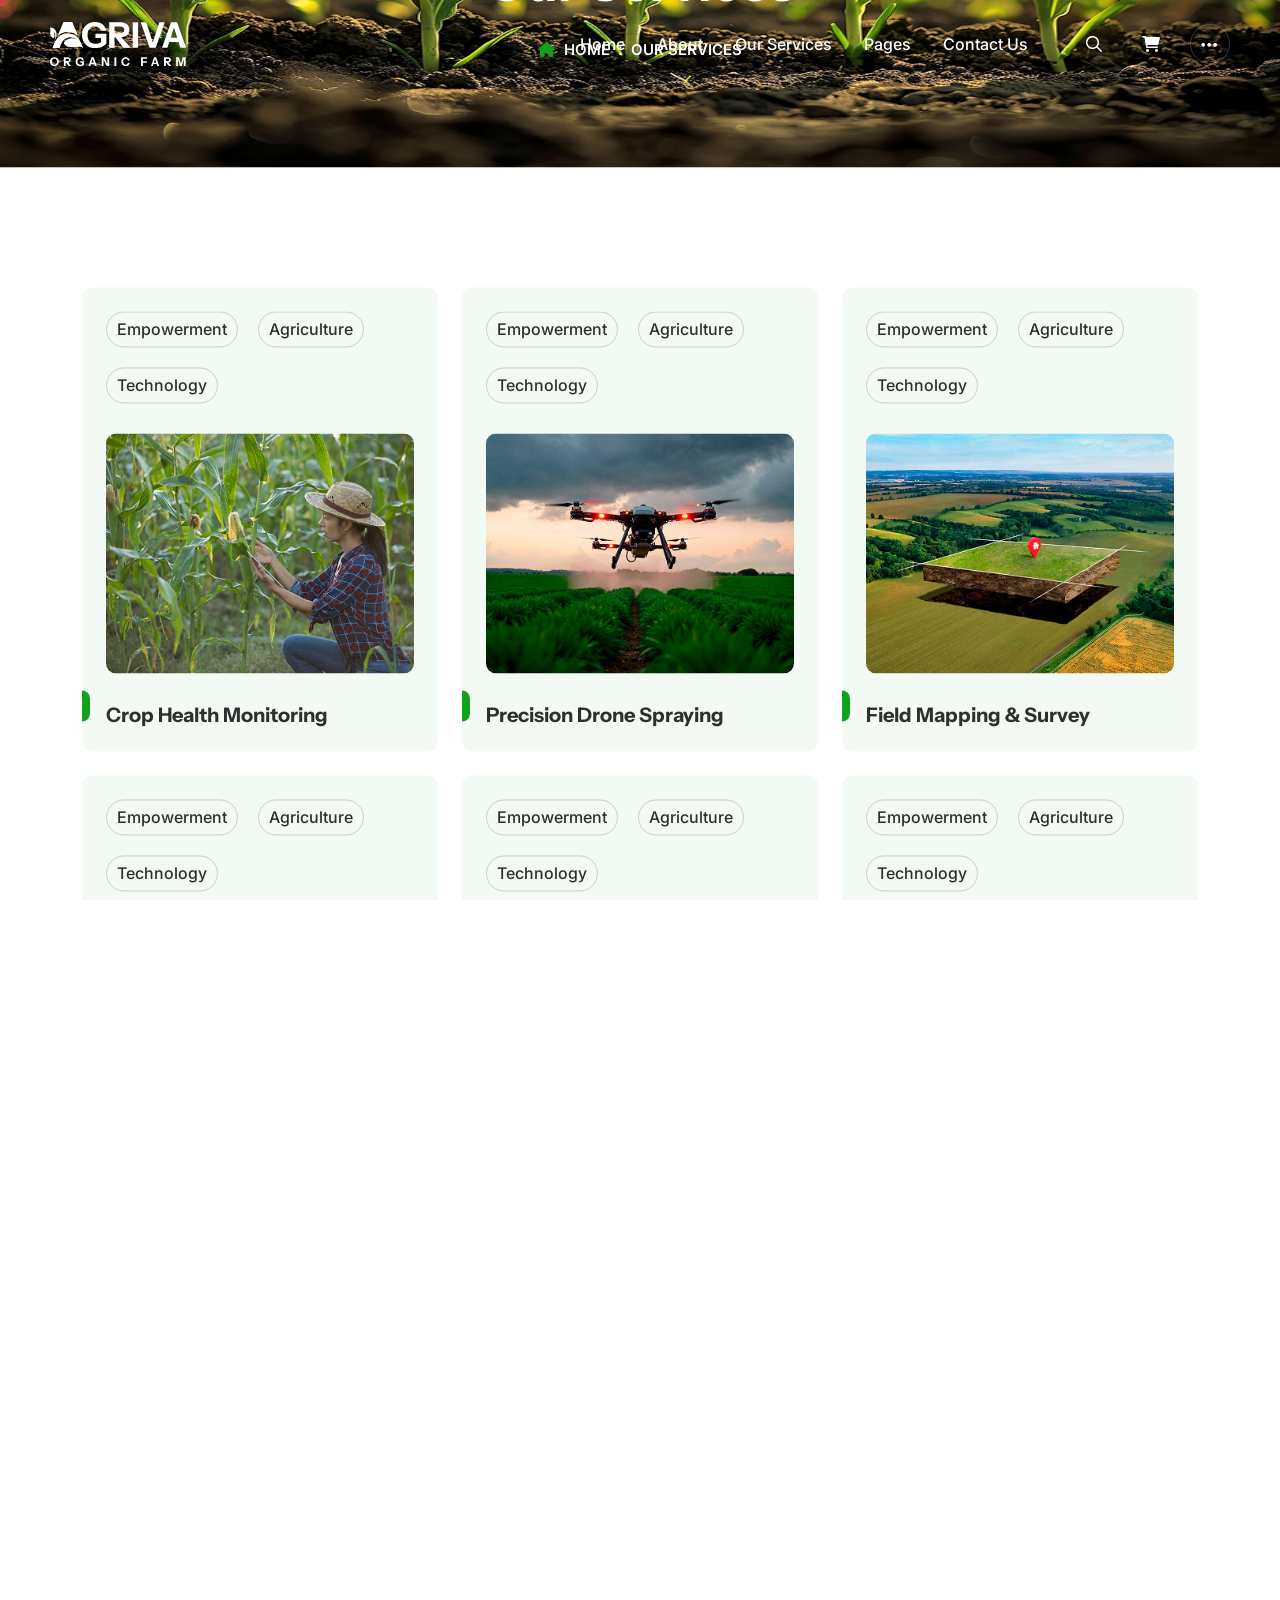
<file: service.html>
<!DOCTYPE html>
<html lang="en">
    <!--<< Header Area >>-->

<head>
        <!-- ========== Meta Tags ========== -->
        <meta charset="UTF-8">
        <meta http-equiv="X-UA-Compatible" content="IE=edge">
        <meta name="viewport" content="width=device-width, initial-scale=1">
        <meta name="author" content="Gramentheme">
        <meta name="description" content="Agriva - Agriculture Farming HTML Template">
        <!-- ======== Page title ============ -->
        <title>Agriva - Agriculture Farming</title>
        <!--<< Favcion >>-->
        <link rel="shortcut icon" href="assets/img/favicon.svg">
        <!--<< Bootstrap min.css >>-->
        <link rel="stylesheet" href="assets/css/bootstrap.min.css">
        <!--<< All Min Css >>-->
        <link rel="stylesheet" href="assets/css/all.min.css">
        <!--<< Animate.css >>-->
        <link rel="stylesheet" href="assets/css/animate.css">
        <!--<< Magnific Popup.css >>-->
        <link rel="stylesheet" href="assets/css/magnific-popup.css">
        <!--<< MeanMenu.css >>-->
        <link rel="stylesheet" href="assets/css/meanmenu.css">
        <!--<< Swiper Bundle.css >>-->
        <link rel="stylesheet" href="assets/css/swiper-bundle.min.css">
        <!--<< Nice Select.css >>-->
        <link rel="stylesheet" href="assets/css/nice-select.css">
        <!--<< Main.css >>-->
        <link rel="stylesheet" href="assets/css/main.css">
    </head>
    <body class="bg-white">

        <!-- Preloader Start -->
        <div id="agri-preloader">
            <div class="preloader-content">
                <img src="assets/img/leaf.png" 
                    alt="Farmer with vegetables" 
                    class="farmer-loader">
                <h4>Loading Agriculture...</h4>
            </div>
        </div>

        <!-- Back To Top Start -->
        <button id="back-top" class="back-to-top theme-bg-3">
            <i class="fa-regular fa-arrow-up"></i>
        </button>

        <!-- GT MouseCursor Start -->
        <div class="mouseCursor cursor-outer"></div>
        <div class="mouseCursor cursor-inner"></div>

       

         <!-- Offcanvas Area Start -->
        <div class="fix-area">
            <div class="offcanvas__info style-2">
                <div class="offcanvas__wrapper">
                    <div class="offcanvas__content">
                        <div class="offcanvas__top mb-5 d-flex justify-content-between align-items-center">
                            <div class="offcanvas__logo">
                                <a href="index.html">
                                    <img src="assets/img/logo/logo-6.svg" alt="logo-img">
                                </a>
                            </div>
                            <div class="offcanvas__close style-2">
                                <button>
                                <i class="fas fa-times"></i>
                                </button>
                            </div>
                        </div>
                        <p class="text d-none d-xl-block">
                            Nullam dignissim, ante scelerisque the  is euismod fermentum odio sem semper the is erat, a feugiat leo urna eget eros. Duis Aenean a imperdiet risus.
                        </p>
                        <div class="mobile-menu fix mb-3"></div>
                        <div class="offcanvas__contact d-xl-block">
                            <h4 class="d-xl-block">Contact Info</h4>
                            <ul class="d-xl-block">
                                <li class="d-flex align-items-center">
                                    <div class="offcanvas__contact-icon">
                                        <i class="fal fa-map-marker-alt"></i>
                                    </div>
                                    <div class="offcanvas__contact-text">
                                        <a target="_blank" href="#">Main Street, Melbourne, Australia</a>
                                    </div>
                                </li>
                                <li class="d-flex align-items-center">
                                    <div class="offcanvas__contact-icon mr-15">
                                        <i class="fal fa-envelope"></i>
                                    </div>
                                    <div class="offcanvas__contact-text">
                                        <a href="mailto:info@example.com"><span class="mailto:info@example.com">info@example.com</span></a>
                                    </div>
                                </li>
                                <li class="d-flex align-items-center">
                                    <div class="offcanvas__contact-icon mr-15">
                                        <i class="fal fa-clock"></i>
                                    </div>
                                    <div class="offcanvas__contact-text">
                                        <a target="_blank" href="#">Monday-Friday, 09am -05pm</a>
                                    </div>
                                </li>
                                <li class="d-flex align-items-center">
                                    <div class="offcanvas__contact-icon mr-15">
                                        <i class="far fa-phone"></i>
                                    </div>
                                    <div class="offcanvas__contact-text">
                                        <a href="tel:+11002345909">+11002345909</a>
                                    </div>
                                </li>
                            </ul>
                            <div class="social-icon d-flex align-items-center">
                                <a href="#"><i class="fab fa-facebook-f"></i></a>
                                <a href="#"><i class="fab fa-twitter"></i></a>
                                <a href="#"><i class="fab fa-youtube"></i></a>
                                <a href="#"><i class="fab fa-linkedin-in"></i></a>
                            </div>
                        </div>
                    </div>
                </div>
            </div>
        </div>
        <div class="offcanvas__overlay"></div>

        <!-- Header Section Start -->
        <header id="header-sticky" class="header-1 header-2">
            <div class="container-fluid">
                <div class="mega-menu-wrapper">
                    <div class="header-main header-inner">
                        <div class="overlay-shape">
                            <img src="assets/img/overlay-2.png" alt="img">
                        </div>
                        <div class="header-left">
                            <div class="logo">
                            <a href="index.html" class="header-logo">
                                <img src="assets/img/logo/white-logo-2.svg" alt="logo-img">
                            </a>
                            <a href="index.html" class="header-logo-2">
                                <img src="assets/img/logo/logo-5.svg" alt="logo-img">
                            </a>
                        </div>
                        </div>
                          <div class="header-right d-flex justify-content-end align-items-center">
                            <div class="mean__menu-wrapper">
                                <div class="main-menu">
                                    <nav id="mobile-menu">
                                        <ul>
                                            <li>
                                                <a href="index.html">Home</a>
                                            </li>
                                            <li class="has-dropdown">
                                                <a href="#">
                                                    About
                                                </a>
                                                <ul class="submenu">
                                                    <li>
                                                        <a href="about.html">
                                                            About Us
                                                        </a>
                                                    </li>
                                                    <li>
                                                        <a href="team.html">
                                                            Our Team
                                                        </a>
                                                    </li>
                                                    <li>
                                                        <a href="project.html">
                                                            Our Project
                                                        </a>
                                                    </li>
                                                </ul>
                                            </li>
                                            <li>
                                                <a href="service.html">Our Services</a>
                                            </li>
                                            <li class="has-dropdown">
                                                <a href="#">
                                                    Pages
                                                </a>
                                                <ul class="submenu">
                                                    <li>
                                                        <a href="shop.html">
                                                            Shop
                                                        </a>
                                                    </li>
                                                    <li>
                                                        <a href="cart.html">
                                                            Cart
                                                        </a>
                                                    </li>
                                                    <li>
                                                        <a href="checkout.html">
                                                            Checkout
                                                        </a>
                                                    </li>
                                                    <li>
                                                        <a href="pricing.html">
                                                            Pricing
                                                        </a>
                                                    </li>
                                                    <li>
                                                        <a href="faq.html">
                                                            FAQs
                                                        </a>
                                                    </li>
                                                </ul>
                                            </li>
                                            <li>
                                                <a href="contact.html">Contact Us</a>
                                            </li>
                                        </ul>
                                    </nav>
                                </div>
                            </div>
                            <div class="icon-items">
                                <div class="menu_search">
                                    <button class="search_btn"><i class="far fa-search"></i></button>
                                </div>
                                <a href="cart.html"><i class="fa-solid fa-cart-shopping"></i></a>
                            </div>
                            <div class="header-btn">
                                <div class="header-button">
                                <a href="contact.html" class="theme-btn theme-btn-3">
                                   Get In Touch 
                                </a>
                            </div>
                            <div class="header__hamburger my-auto">
                                <div class="sidebar__toggle">
                                    <i class="fa-regular fa-ellipsis"></i>
                                </div>
                              </div>
                            </div>
                        </div>
                    </div>
                </div>
            </div>
        </header>

        <!-- start: Search Popup -->
        <div class="search_popup">
            <div class="container">
            <div class="row">
                <div class="col-xxl-12">
                <div class="search_wrapper">
                    <div class="search_top d-flex align-items-center">
                    <div class="search_logo">
                        <a href="index.html">
                        <img src="assets/img/logo/logo-4.svg" alt="img">
                        </a>
                    </div>
                    <div class="search_close">
                        <button type="button" class="search_close_btn">
                        <i class="fa-thin fa-times"></i>
                        </button>
                    </div>
                    </div>
                    <div class="search_form">
                    <form action="#">
                        <div class="search_input">
                        <input class="search-input-field" type="text" placeholder="Type here to search...">
                        <span class="search-focus-border"></span>
                        <button type="submit">
                            <svg width="20" height="20" viewBox="0 0 20 20" fill="none" xmlns="http://www.w3.org/2000/svg">
                            <path
                                d="M9.55 18.1C14.272 18.1 18.1 14.272 18.1 9.55C18.1 4.82797 14.272 1 9.55 1C4.82797 1 1 4.82797 1 9.55C1 14.272 4.82797 18.1 9.55 18.1Z"
                                stroke="currentColor" stroke-width="1.5" stroke-linecap="round" stroke-linejoin="round" />
                            <path d="M19.0002 19.0002L17.2002 17.2002" stroke="currentColor" stroke-width="1.5"
                                stroke-linecap="round" stroke-linejoin="round" />
                            </svg>
                        </button>
                        </div>
                    </form>
                    </div>
                </div>
                </div>
            </div>
            </div>
        </div>
        <div class="search-popup-overlay bg-theme-3"></div>

        
        <div id="smooth-wrapper">
            <div id="smooth-content">

                <!-- Breadcrumb Section Start -->
                <div class="breadcrumb-wrapper bg-cover" style="background-image: url('assets/img/breadcrumb.png');">
                    <div class="top-image">
                        <img src="assets/img/breadcrumb-2.jpg" alt="img">
                    </div>
                    <div class="container">
                        <div class="page-heading">
                            <div class="breadcrumb-sub-title">
                                <h1 class="text-white wow fadeInUp" data-wow-delay=".3s">our services</h1>
                            </div>
                            <ul class="breadcrumb-items wow fadeInUp" data-wow-delay=".5s">
                                <li>
                                    <a href="index.html">
                                        <i class="fa-solid fa-house"></i> Home
                                    </a>
                                </li>
                                <li>
                                    :
                                </li>
                                <li>
                                    our services
                                </li>
                            </ul>
                        </div>
                    </div>
                </div>
               
                <!-- Service Section Start -->
                <section class="service-section-4 section-padding fix">
                    <div class="container">
                        <div class="row g-4">
                            <div class="col-xl-4 col-lg-6 col-md-6">
                                <div class="service-card-items-2 style-2">
                                    <div class="top-content">
                                        <div class="tag-list">
                                            <span>Empowerment</span>
                                            <span>Agriculture</span>
                                            <span>Technology</span>
                                        </div>
                                    </div>
                                    <div class="service-image">
                                        <img src="assets/img/inner-page/service/01.jpg" alt="img">
                                    </div>
                                    <h2>
                                        <a href="service-details.html">Crop Health Monitoring</a>
                                    </h2>
                                </div>
                            </div>
                            <div class="col-xl-4 col-lg-6 col-md-6">
                                <div class="service-card-items-2 style-2">
                                    <div class="top-content">
                                        <div class="tag-list">
                                            <span>Empowerment</span>
                                            <span>Agriculture</span>
                                            <span>Technology</span>
                                        </div>
                                    </div>
                                    <div class="service-image">
                                        <img src="assets/img/inner-page/service/02.jpg" alt="img">
                                    </div>
                                    <h2>
                                        <a href="service-details.html">Precision Drone Spraying</a>
                                    </h2>
                                </div>
                            </div>
                            <div class="col-xl-4 col-lg-6 col-md-6">
                                <div class="service-card-items-2 style-2">
                                    <div class="top-content">
                                        <div class="tag-list">
                                            <span>Empowerment</span>
                                            <span>Agriculture</span>
                                            <span>Technology</span>
                                        </div>
                                    </div>
                                    <div class="service-image">
                                        <img src="assets/img/inner-page/service/03.jpg" alt="img">
                                    </div>
                                    <h2>
                                        <a href="service-details.html">Field Mapping & Survey</a>
                                    </h2>
                                </div>
                            </div>
                            <div class="col-xl-4 col-lg-6 col-md-6">
                                <div class="service-card-items-2 style-2">
                                    <div class="top-content">
                                        <div class="tag-list">
                                            <span>Empowerment</span>
                                            <span>Agriculture</span>
                                            <span>Technology</span>
                                        </div>
                                    </div>
                                    <div class="service-image">
                                        <img src="assets/img/inner-page/service/04.jpg" alt="img">
                                    </div>
                                    <h2>
                                        <a href="service-details.html">Soil & Moisture Analysis</a>
                                    </h2>
                                </div>
                            </div>
                            <div class="col-xl-4 col-lg-6 col-md-6">
                                <div class="service-card-items-2 style-2">
                                    <div class="top-content">
                                        <div class="tag-list">
                                            <span>Empowerment</span>
                                            <span>Agriculture</span>
                                            <span>Technology</span>
                                        </div>
                                    </div>
                                    <div class="service-image">
                                        <img src="assets/img/inner-page/service/05.jpg" alt="img">
                                    </div>
                                    <h2>
                                        <a href="service-details.html">Pest & Disease Detection</a>
                                    </h2>
                                </div>
                            </div>
                            <div class="col-xl-4 col-lg-6 col-md-6">
                                <div class="service-card-items-2 style-2">
                                    <div class="top-content">
                                        <div class="tag-list">
                                            <span>Empowerment</span>
                                            <span>Agriculture</span>
                                            <span>Technology</span>
                                        </div>
                                    </div>
                                    <div class="service-image">
                                        <img src="assets/img/inner-page/service/06.jpg" alt="img">
                                    </div>
                                    <h2>
                                        <a href="service-details.html">Yield Estimation & Reporting</a>
                                    </h2>
                                </div>
                            </div>
                        </div>
                    </div>
                </section>

                <!-- Our-Statistics Section Start -->
                <section class="our-statistics-section section-padding fix section-bg-3">
                    <div class="container">
                        <div class="our-statistics-wrapper">
                            <div class="row g-4">
                                <div class="col-xl-6 col-lg-5">
                                    <div class="our-statistics-image wow img-custom-anim-left">
                                        <img src="assets/img/inner-page/service/07.jpg" alt="img">
                                    </div>
                                </div>
                                <div class="col-xl-6 col-lg-7">
                                    <div class="our-statistics-content">
                                        <div class="section-title mb-0">
                                            <span class="sub-title-3">
                                                our statistics
                                            </span>
                                            <h2 class="text-anim">
                                                Today's Environmental Protection Safeguards Tomorrow
                                            </h2>
                                        </div>
                                        <p>
                                            We combine advanced technology with modern farming practices to deliver smarter agricultural solutions. Our drone-powered approach ensures precision, efficiency, and sustainability in every field. Helping farmers achieve higher yields .
                                        </p>
                                        <div class="our-statistics-card">
                                            <div class="statistics-card">
                                                <h3><span class="count">25</span>%</h3>
                                                <p>
                                                    Canec sit amet porttitor massa leo porta maecenas reque.
                                                </p>
                                            </div>
                                            <div class="statistics-card">
                                                <h3><span class="count">19</span>%</h3>
                                                <p>
                                                    Canec sit amet porttitor massa leo porta maecenas reque.
                                                </p>
                                            </div>
                                        </div>
                                        <div class="our-statistics-card">
                                            <div class="statistics-card">
                                                <h3><span class="count">85</span>%</h3>
                                                <p>
                                                    Canec sit amet porttitor massa leo porta maecenas reque.
                                                </p>
                                            </div>
                                            <div class="statistics-card">
                                                <h3><span class="count">99</span>%</h3>
                                                <p>
                                                    Canec sit amet porttitor massa leo porta maecenas reque.
                                                </p>
                                            </div>
                                        </div>
                                    </div>
                                </div>
                            </div>
                        </div>
                    </div>
                </section>

                <!-- Mask-Image Section Start -->
                <div class="mask-image-section section-padding fix">
                    <div class="mask-image wt-about-title2">
                         <img src="assets/img/home-2/service/image.png" alt="img" class="animated-img">
                    </div>
                </div>
                
                <!-- Footer Section Start -->
                <footer class="footer-section-2 header-bg fix pb-0 bg-cover" style="background-image: url(assets/img/home-3/footer-bg-2.jpg);">
                    <div class="container">
                        <div class="footer-top-item style-inner">
                            <div class="footer-logo wow fadeInUp" data-wow-delay=".2s">
                                <a href="index.html">
                                    <img src="assets/img/logo/logo-3.svg" alt="img">
                                </a>
                            </div>
                            <div class="footer-right-item">
                                <div class="social-icon wow fadeInUp" data-wow-delay=".4s">
                                    <a href="#"><i class="fa-brands fa-facebook-f"></i></a>
                                    <a href="#"><i class="fa-brands fa-linkedin-in"></i></a>
                                    <a href="#"><i class="fa-brands fa-twitter"></i></a>
                                    <a href="#"><i class="fa-brands fa-youtube"></i></a>
                                </div>
                                <div class="icon-item wow fadeInUp" data-wow-delay=".6s">
                                    <div class="icon">
                                        <img src="assets/img/home-2/icon/10.svg" alt="img">
                                    </div>
                                    <div class="cont">
                                        <span>call for details</span>
                                        <h3>
                                            <a href="tel:+8801234567890">+880 1234 567890</a>
                                        </h3>
                                    </div>
                                </div>
                                <div class="icon-item wow fadeInUp" data-wow-delay=".8s">
                                    <div class="icon">
                                        <img src="assets/img/home-2/icon/11.svg" alt="img">
                                    </div>
                                    <div class="cont">
                                        <span>call for details</span>
                                        <h3>
                                            <a href="mailto:support@example.com">support@example.com</a>
                                        </h3>
                                    </div>
                                </div>
                            </div>
                        </div>
                        <div class="footer-widget-wrapper footer-widget-wrapper-2 style-inner-wrapper">
                            <div class="row">
                                <div class="col-xl-5 col-md-7 col-lg-6 wow fadeInUp" data-wow-delay=".2s">
                                    <div class="single-footer-widget">
                                        <div class="footer-contact-image">
                                            <div class="footer-contact-content">
                                                <h3>Get newsletter from Agriva</h3>
                                                <form action="#" class="wow fadeInUp" data-wow-delay=".5s">
                                                    <div class="form-clt">
                                                        <input type="text" name="email" id="email" placeholder="Enter your email">
                                                        <button type="submit" class="theme-btn theme-btn-3">
                                                        subscribe now
                                                        </button>
                                                        <i class="fa-solid fa-envelope"></i>
                                                    </div>
                                                </form>
                                                <div class="input-single input-check payment-save">
                                                    <input type="checkbox" class="form-check-input" name="save-for-next" id="saveForNext">
                                                    <label for="saveForNext">Agree with terms and conditions</label>
                                                </div>
                                            </div>
                                        </div>
                                    </div>
                                </div>
                                <div class="col-xl-3 col-md-5 col-lg-4 ps-lg-5 wow fadeInUp" data-wow-delay=".4s">
                                    <div class="single-footer-widget">
                                        <div class="widget-head">
                                            <h4>our Services</h4>
                                        </div>
                                        <ul class="list-area">
                                            <li>
                                                <a href="service-details.html">
                                                <i class="fa-solid fa-chevron-right"></i>
                                                    Seed Distribution
                                                </a>
                                            </li>
                                            <li>
                                                <a href="service-details.html">
                                                    <i class="fa-solid fa-chevron-right"></i>
                                                    Soil Management
                                                </a>
                                            </li>
                                            <li>
                                                <a href="service-details.html">
                                                    <i class="fa-solid fa-chevron-right"></i>
                                                    Irrigation Management
                                                </a>
                                            </li>
                                            <li>
                                                <a href="service-details.html">
                                                    <i class="fa-solid fa-chevron-right"></i>
                                                    Detailed Field Reports
                                                </a>
                                            </li>
                                            <li>
                                                <a href="service-details-details.html">
                                                    <i class="fa-solid fa-chevron-right"></i>
                                                    Crop Rotation Planning
                                                </a>
                                            </li>
                                            <li>
                                                <a href="service-details-details.html">
                                                <i class="fa-solid fa-chevron-right"></i>
                                                    Soil Texture Mapping
                                                </a>
                                            </li>
                                        </ul>
                                    </div>
                                </div>
                                    <div class="col-xl-2 col-md-6 col-lg-2 wow fadeInUp" data-wow-delay=".6s">
                                    <div class="single-footer-widget">
                                        <div class="widget-head">
                                            <h4>Resources</h4>
                                        </div>
                                        <ul class="list-area">
                                            <li>
                                                <a href="news-details.html">
                                                <i class="fa-solid fa-chevron-right"></i>
                                                    News & Media
                                                </a>
                                            </li>
                                            <li>
                                                <a href="contact.html">
                                                    <i class="fa-solid fa-chevron-right"></i>
                                                    How It Works
                                                </a>
                                            </li>
                                            <li>
                                                <a href="pricing.html">
                                                    <i class="fa-solid fa-chevron-right"></i>
                                                    Pricing Plans
                                                </a>
                                            </li>
                                            <li>
                                                <a href="faq.html">
                                                    <i class="fa-solid fa-chevron-right"></i>
                                                    Help & FAQs
                                                </a>
                                            </li>
                                            <li>
                                                <a href="contact.html">
                                                    <i class="fa-solid fa-chevron-right"></i>
                                                    Awards
                                                </a>
                                            </li>
                                        </ul>
                                    </div>
                                </div>
                                <div class="col-xl-2 ps-lg-5 col-md-6 col-lg-4 wow fadeInUp" data-wow-delay=".8s">
                                    <div class="single-footer-widget">
                                        <div class="widget-head">
                                            <h4>our company</h4>
                                        </div>
                                        <ul class="list-area">
                                            <li>
                                                <a href="about.html">
                                                <i class="fa-solid fa-chevron-right"></i>
                                                    About Us
                                                </a>
                                            </li>
                                            <li>
                                                <a href="contact.html">
                                                    <i class="fa-solid fa-chevron-right"></i>
                                                    Our Farmers
                                                </a>
                                            </li>
                                            <li>
                                                <a href="contact.html">
                                                    <i class="fa-solid fa-chevron-right"></i>
                                                    Our Products
                                                </a>
                                            </li>
                                            <li>
                                                <a href="contact.html">
                                                    <i class="fa-solid fa-chevron-right"></i>
                                                    Contact Us
                                                </a>
                                            </li>
                                            <li>
                                                <a href="contact.html">
                                                    <i class="fa-solid fa-chevron-right"></i>
                                                    Careers
                                                </a>
                                            </li>
                                        </ul>
                                    </div>
                                </div>
                            </div>
                        </div>
                        <div class="footer-bottom pb-0">
                            <div class="footer-wrapper justify-content-center">
                                <p>©2026 <span>Samia</span>, All Rights Reserved.</p>
                            </div>
                        </div>
                    </div>
                </footer>

            </div>
        </div>

       

        
        <!--<< All JS Plugins >>-->
        <script src="assets/js/jquery-3.7.1.min.js"></script>
        <!--<< Viewport Js >>-->
        <script src="assets/js/viewport.jquery.js"></script>
        <!--<< Bootstrap Js >>-->
        <script src="assets/js/bootstrap.bundle.min.js"></script>
        <!--<< Gsap Min Js >>-->
        <script src="assets/js/gsap.min.js"></script>
        <!--<< ScrollTrigger Min Js >>-->
        <script src="assets/js/ScrollTrigger.min.js"></script>
        <!--<< ScrollSmoother Min Js >>-->
        <script src="assets/js/ScrollSmoother.min.js"></script>
        <!--<< ScrollToPlugin Min Js >>-->
        <script src="assets/js/ScrollToPlugin.min.js"></script>
        <!--<< SplitText Min Js >>-->
        <script src="assets/js/SplitText.min.js"></script>
        <!--<< TextPlugin Min Js >>-->
        <script src="assets/js/TextPlugin.js"></script>
         <!--<< Chroma Min Js >>-->
        <script src="assets/js/chroma.min.js"></script>
        <!--<< nice-selec Js >>-->
        <script src="assets/js/jquery.nice-select.min.js"></script>
        <!--<< Waypoints Js >>-->
        <script src="assets/js/jquery.waypoints.js"></script>
        <!--<< Counterup Js >>-->
        <script src="assets/js/jquery.counterup.min.js"></script>
        <!--<< Swiper Slider Js >>-->
        <script src="assets/js/swiper-bundle.min.js"></script>
        <!--<< MeanMenu Js >>-->
        <script src="assets/js/jquery.meanmenu.min.js"></script>
        <!--<< Parallaxie Js >>-->
        <script src="assets/js/parallaxie.js"></script>
        <!--<< Magnific Popup Js >>-->
        <script src="assets/js/jquery.magnific-popup.min.js"></script>
        <!--<< Wow Animation Js >>-->
        <script src="assets/js/wow.min.js"></script>
        <!--<< Main.js >>-->
        <script src="assets/js/main.js"></script>
    </body>

</html>
</file>
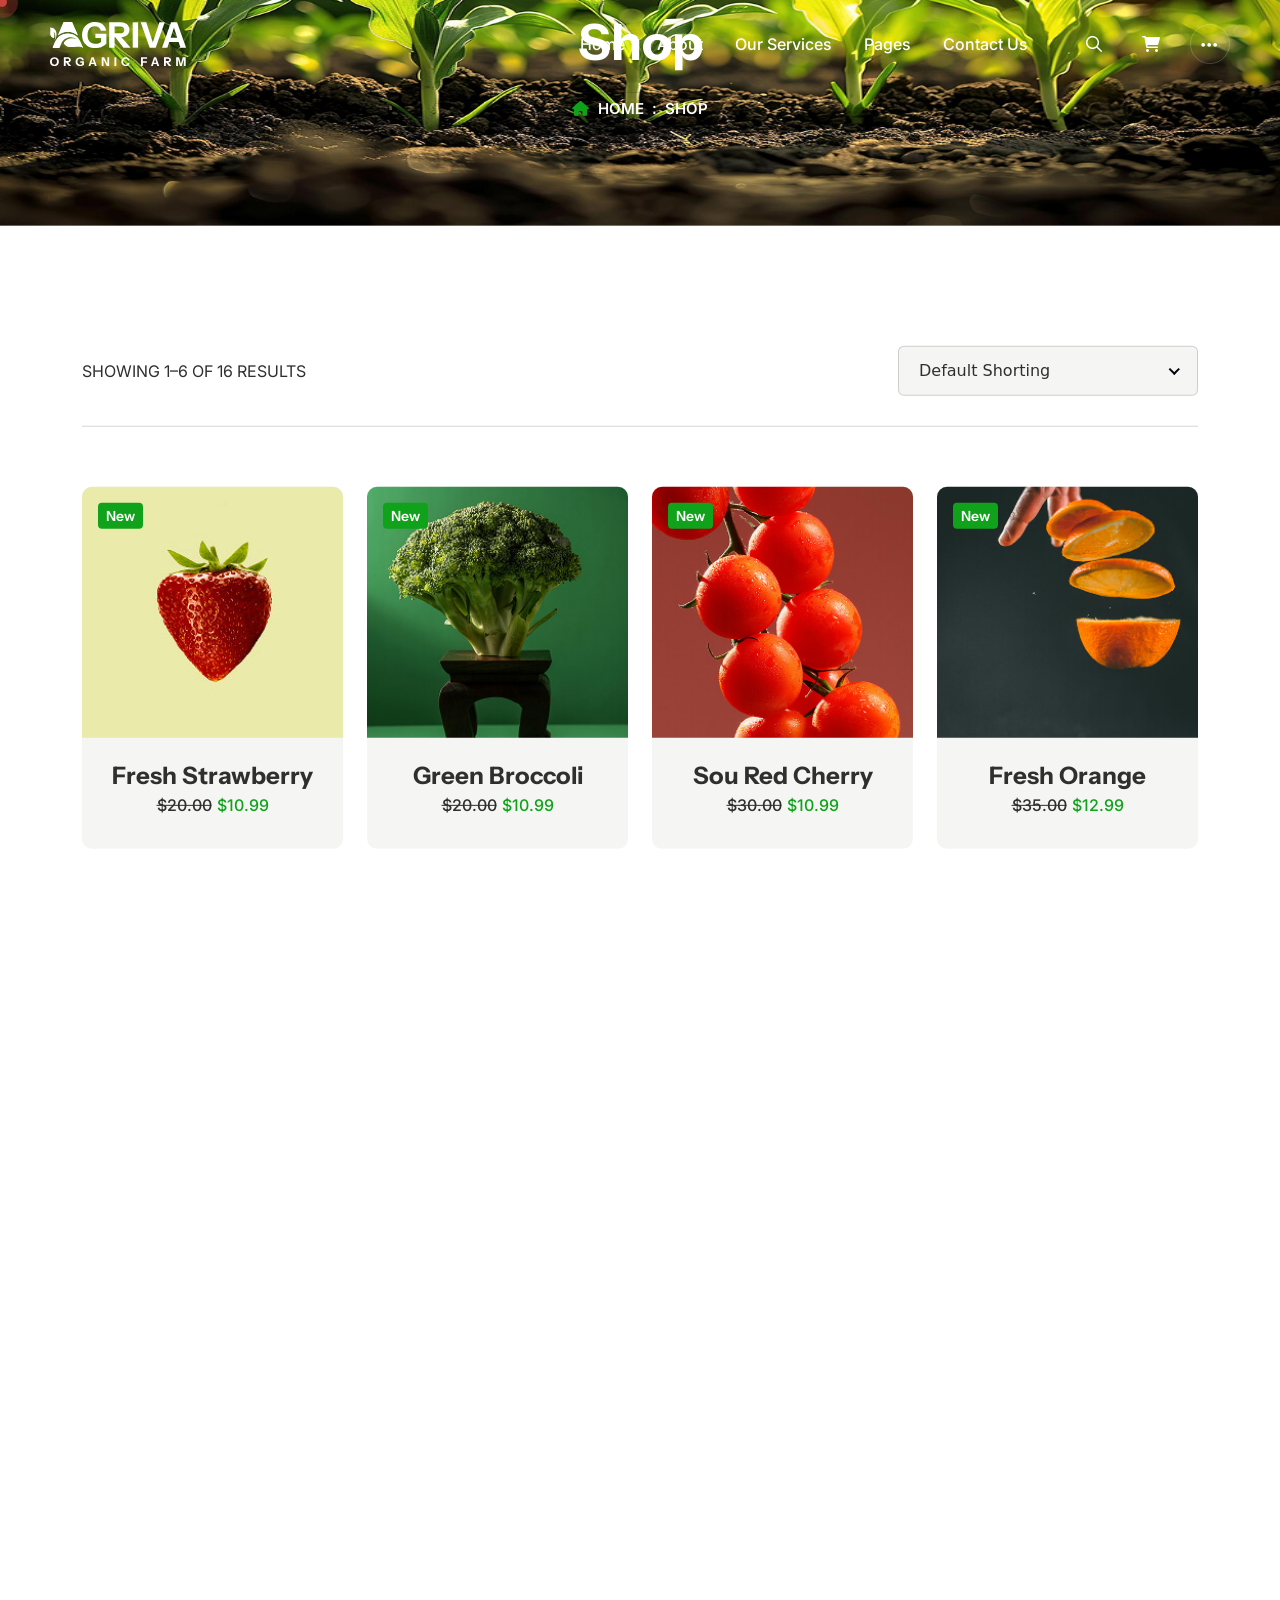
<file: shop.html>
<!DOCTYPE html>
<html lang="en">
    <!--<< Header Area >>-->

<head>
        <!-- ========== Meta Tags ========== -->
        <meta charset="UTF-8">
        <meta http-equiv="X-UA-Compatible" content="IE=edge">
        <meta name="viewport" content="width=device-width, initial-scale=1">
        <meta name="author" content="Gramentheme">
        <meta name="description" content="Agriva - Agriculture Farming HTML Template">
        <!-- ======== Page title ============ -->
        <title>Agriva - Agriculture Farming</title>
        <!--<< Favcion >>-->
        <link rel="shortcut icon" href="assets/img/favicon.svg">
        <!--<< Bootstrap min.css >>-->
        <link rel="stylesheet" href="assets/css/bootstrap.min.css">
        <!--<< All Min Css >>-->
        <link rel="stylesheet" href="assets/css/all.min.css">
        <!--<< Animate.css >>-->
        <link rel="stylesheet" href="assets/css/animate.css">
        <!--<< Magnific Popup.css >>-->
        <link rel="stylesheet" href="assets/css/magnific-popup.css">
        <!--<< MeanMenu.css >>-->
        <link rel="stylesheet" href="assets/css/meanmenu.css">
        <!--<< Swiper Bundle.css >>-->
        <link rel="stylesheet" href="assets/css/swiper-bundle.min.css">
        <!--<< Nice Select.css >>-->
        <link rel="stylesheet" href="assets/css/nice-select.css">
        <!--<< Main.css >>-->
        <link rel="stylesheet" href="assets/css/main.css">
    </head>
    <body class="bg-white">

        <!-- Preloader Start -->
        <div id="agri-preloader">
            <div class="preloader-content">
                <img src="assets/img/leaf.png" 
                    alt="Farmer with vegetables" 
                    class="farmer-loader">
                <h4>Loading Agriculture...</h4>
            </div>
        </div>

        <!-- Back To Top Start -->
        <button id="back-top" class="back-to-top theme-bg-3">
            <i class="fa-regular fa-arrow-up"></i>
        </button>

        <!-- GT MouseCursor Start -->
        <div class="mouseCursor cursor-outer"></div>
        <div class="mouseCursor cursor-inner"></div>

       

         <!-- Offcanvas Area Start -->
        <div class="fix-area">
            <div class="offcanvas__info style-2">
                <div class="offcanvas__wrapper">
                    <div class="offcanvas__content">
                        <div class="offcanvas__top mb-5 d-flex justify-content-between align-items-center">
                            <div class="offcanvas__logo">
                                <a href="index.html">
                                    <img src="assets/img/logo/logo-6.svg" alt="logo-img">
                                </a>
                            </div>
                            <div class="offcanvas__close style-2">
                                <button>
                                <i class="fas fa-times"></i>
                                </button>
                            </div>
                        </div>
                        <p class="text d-none d-xl-block">
                            Nullam dignissim, ante scelerisque the  is euismod fermentum odio sem semper the is erat, a feugiat leo urna eget eros. Duis Aenean a imperdiet risus.
                        </p>
                        <div class="mobile-menu fix mb-3"></div>
                        <div class="offcanvas__contact d-xl-block">
                            <h4 class="d-xl-block">Contact Info</h4>
                            <ul class="d-xl-block">
                                <li class="d-flex align-items-center">
                                    <div class="offcanvas__contact-icon">
                                        <i class="fal fa-map-marker-alt"></i>
                                    </div>
                                    <div class="offcanvas__contact-text">
                                        <a target="_blank" href="#">Main Street, Melbourne, Australia</a>
                                    </div>
                                </li>
                                <li class="d-flex align-items-center">
                                    <div class="offcanvas__contact-icon mr-15">
                                        <i class="fal fa-envelope"></i>
                                    </div>
                                    <div class="offcanvas__contact-text">
                                        <a href="mailto:info@example.com"><span class="mailto:info@example.com">info@example.com</span></a>
                                    </div>
                                </li>
                                <li class="d-flex align-items-center">
                                    <div class="offcanvas__contact-icon mr-15">
                                        <i class="fal fa-clock"></i>
                                    </div>
                                    <div class="offcanvas__contact-text">
                                        <a target="_blank" href="#">Monday-Friday, 09am -05pm</a>
                                    </div>
                                </li>
                                <li class="d-flex align-items-center">
                                    <div class="offcanvas__contact-icon mr-15">
                                        <i class="far fa-phone"></i>
                                    </div>
                                    <div class="offcanvas__contact-text">
                                        <a href="tel:+11002345909">+11002345909</a>
                                    </div>
                                </li>
                            </ul>
                            <div class="social-icon d-flex align-items-center">
                                <a href="#"><i class="fab fa-facebook-f"></i></a>
                                <a href="#"><i class="fab fa-twitter"></i></a>
                                <a href="#"><i class="fab fa-youtube"></i></a>
                                <a href="#"><i class="fab fa-linkedin-in"></i></a>
                            </div>
                        </div>
                    </div>
                </div>
            </div>
        </div>
        <div class="offcanvas__overlay"></div>

        <!-- Header Section Start -->
        <header id="header-sticky" class="header-1 header-2">
            <div class="container-fluid">
                <div class="mega-menu-wrapper">
                    <div class="header-main header-inner">
                        <div class="overlay-shape">
                            <img src="assets/img/overlay-2.png" alt="img">
                        </div>
                        <div class="header-left">
                            <div class="logo">
                            <a href="index.html" class="header-logo">
                                <img src="assets/img/logo/white-logo-2.svg" alt="logo-img">
                            </a>
                            <a href="index.html" class="header-logo-2">
                                <img src="assets/img/logo/logo-5.svg" alt="logo-img">
                            </a>
                        </div>
                        </div>
                          <div class="header-right d-flex justify-content-end align-items-center">
                            <div class="mean__menu-wrapper">
                                <div class="main-menu">
                                    <nav id="mobile-menu">
                                        <ul>
                                            <li>
                                                <a href="index.html">Home</a>
                                            </li>
                                            <li class="has-dropdown">
                                                <a href="#">
                                                    About
                                                </a>
                                                <ul class="submenu">
                                                    <li>
                                                        <a href="about.html">
                                                            About Us
                                                        </a>
                                                    </li>
                                                    <li>
                                                        <a href="team.html">
                                                            Our Team
                                                        </a>
                                                    </li>
                                                    <li>
                                                        <a href="project.html">
                                                            Our Project
                                                        </a>
                                                    </li>
                                                </ul>
                                            </li>
                                            <li>
                                                <a href="service.html">Our Services</a>
                                            </li>
                                            <li class="has-dropdown">
                                                <a href="#">
                                                    Pages
                                                </a>
                                                <ul class="submenu">
                                                    <li>
                                                        <a href="shop.html">
                                                            Shop
                                                        </a>
                                                    </li>
                                                    <li>
                                                        <a href="cart.html">
                                                            Cart
                                                        </a>
                                                    </li>
                                                    <li>
                                                        <a href="checkout.html">
                                                            Checkout
                                                        </a>
                                                    </li>
                                                    <li>
                                                        <a href="pricing.html">
                                                            Pricing
                                                        </a>
                                                    </li>
                                                    <li>
                                                        <a href="faq.html">
                                                            FAQs
                                                        </a>
                                                    </li>
                                                </ul>
                                            </li>
                                            <li>
                                                <a href="contact.html">Contact Us</a>
                                            </li>
                                        </ul>
                                    </nav>
                                </div>
                            </div> 
                            <div class="icon-items">
                                <div class="menu_search">
                                    <button class="search_btn"><i class="far fa-search"></i></button>
                                </div>
                                <a href="cart.html"><i class="fa-solid fa-cart-shopping"></i></a>
                            </div>
                            <div class="header-btn">
                                <div class="header-button">
                                <a href="contact.html" class="theme-btn theme-btn-3">
                                   Get In Touch 
                                </a>
                            </div>
                            <div class="header__hamburger my-auto">
                                <div class="sidebar__toggle">
                                    <i class="fa-regular fa-ellipsis"></i>
                                </div>
                              </div>
                            </div>
                        </div>
                    </div>
                </div>
            </div>
        </header>

        <!-- start: Search Popup -->
        <div class="search_popup">
            <div class="container">
            <div class="row">
                <div class="col-xxl-12">
                <div class="search_wrapper">
                    <div class="search_top d-flex align-items-center">
                    <div class="search_logo">
                        <a href="index.html">
                        <img src="assets/img/logo/logo-4.svg" alt="img">
                        </a>
                    </div>
                    <div class="search_close">
                        <button type="button" class="search_close_btn">
                        <i class="fa-thin fa-times"></i>
                        </button>
                    </div>
                    </div>
                    <div class="search_form">
                    <form action="#">
                        <div class="search_input">
                        <input class="search-input-field" type="text" placeholder="Type here to search...">
                        <span class="search-focus-border"></span>
                        <button type="submit">
                            <svg width="20" height="20" viewBox="0 0 20 20" fill="none" xmlns="http://www.w3.org/2000/svg">
                            <path
                                d="M9.55 18.1C14.272 18.1 18.1 14.272 18.1 9.55C18.1 4.82797 14.272 1 9.55 1C4.82797 1 1 4.82797 1 9.55C1 14.272 4.82797 18.1 9.55 18.1Z"
                                stroke="currentColor" stroke-width="1.5" stroke-linecap="round" stroke-linejoin="round" />
                            <path d="M19.0002 19.0002L17.2002 17.2002" stroke="currentColor" stroke-width="1.5"
                                stroke-linecap="round" stroke-linejoin="round" />
                            </svg>
                        </button>
                        </div>
                    </form>
                    </div>
                </div>
                </div>
            </div>
            </div>
        </div>
        <div class="search-popup-overlay bg-theme-3"></div>

        
        <div id="smooth-wrapper">
            <div id="smooth-content">

                <!-- Breadcrumb Section Start -->
                <div class="breadcrumb-wrapper bg-cover" style="background-image: url('assets/img/breadcrumb.png');">
                    <div class="top-image">
                        <img src="assets/img/breadcrumb-2.jpg" alt="img">
                    </div>
                    <div class="container">
                        <div class="page-heading">
                            <div class="breadcrumb-sub-title">
                                <h1 class="text-white wow fadeInUp" data-wow-delay=".3s">Shop</h1>
                            </div>
                            <ul class="breadcrumb-items wow fadeInUp" data-wow-delay=".5s">
                                <li>
                                    <a href="index.html">
                                        <i class="fa-solid fa-house"></i> Home
                                    </a>
                                </li>
                                <li>
                                    :
                                </li>
                                <li>
                                    Shop
                                </li>
                            </ul>
                        </div>
                    </div>
                </div>
               
                
                <!-- Shop-Section Start -->
                <section class="shop-section section-padding fix">
                    <div class="container">
                        <div class="section-title text-center d-none">
                            <span class="sub-title">Our Trending Products</span>
                            <h2 class="text-anim">
                                Trending Organic Products
                            </h2>
                        </div>
                        <div class="shop-notices-wrapper">
                            <div class="shop-showing">
                                <p>Showing 1–6 of 16 results</p>
                            </div>
                            <div class="form-clt">
                                <div class="form">
                                    <select class="single-select w-100">
                                        <option>default shorting</option>
                                        <option>Sort by popularity</option>
                                        <option>Sort by popularity</option>
                                        <option> Sort by latest</option>
                                    </select>
                                </div>
                            </div>
                        </div>
                        <div class="row">
                            <div class="col-xl-3 col-lg-6 col-md-6 tp_fade_anim" data-delay=".2" data-fade-from="left">
                                <div class="shop-card-items">
                                    <div class="shop-image">
                                        <img src="assets/img/home-4/shop-1.jpg" alt="img">
                                        <span class="discount">New</span>
                                        <ul class="shop-icon">
                                           <li>
                                             <a href="shop-cart.html" class="icon-btn"><i class="far fa-shopping-basket"></i></a>
                                           </li>
                                            <li>
                                                <a href="shop-cart.html" class="icon-btn"><i class="far fa-heart"></i></a>
                                            </li>
                                            <li>
                                                <a href="shop-cart.html" class="icon-btn"><i class="far fa-eye"></i></a>
                                            </li>
                                        </ul>
                                    </div>
                                    <div class="shop-content">
                                        <h3>
                                            <a href="shop-details.html">Fresh Strawberry</a>
                                        </h3>
                                        <p class="price"><span class="prev-price">$20.00</span>$10.99</p>
                                    </div>
                                </div>
                            </div>
                            <div class="col-xl-3 col-lg-6 col-md-6 tp_fade_anim" data-delay=".4" data-fade-from="left">
                                <div class="shop-card-items">
                                    <div class="shop-image">
                                        <img src="assets/img/home-4/shop-2.jpg" alt="img">
                                        <span class="discount">New</span>
                                        <ul class="shop-icon">
                                           <li>
                                             <a href="shop-cart.html" class="icon-btn"><i class="far fa-shopping-basket"></i></a>
                                           </li>
                                            <li>
                                                <a href="shop-cart.html" class="icon-btn"><i class="far fa-heart"></i></a>
                                            </li>
                                            <li>
                                                <a href="shop-cart.html" class="icon-btn"><i class="far fa-eye"></i></a>
                                            </li>
                                        </ul>
                                    </div>
                                    <div class="shop-content">
                                        <h3>
                                            <a href="shop-details.html">Green Broccoli</a>
                                        </h3>
                                        <p class="price"><span class="prev-price">$20.00</span>$10.99</p>
                                    </div>
                                </div>
                            </div>
                            <div class="col-xl-3 col-lg-6 col-md-6 tp_fade_anim" data-delay=".6" data-fade-from="left">
                                <div class="shop-card-items">
                                    <div class="shop-image">
                                        <img src="assets/img/home-4/shop-3.jpg" alt="img">
                                        <span class="discount">New</span>
                                        <ul class="shop-icon">
                                           <li>
                                             <a href="shop-cart.html" class="icon-btn"><i class="far fa-shopping-basket"></i></a>
                                           </li>
                                            <li>
                                                <a href="shop-cart.html" class="icon-btn"><i class="far fa-heart"></i></a>
                                            </li>
                                            <li>
                                                <a href="shop-cart.html" class="icon-btn"><i class="far fa-eye"></i></a>
                                            </li>
                                        </ul>
                                    </div>
                                    <div class="shop-content">
                                        <h3>
                                            <a href="shop-details.html">Sou Red Cherry</a>
                                        </h3>
                                        <p class="price"><span class="prev-price">$30.00</span>$10.99</p>
                                    </div>
                                </div>
                            </div>
                            <div class="col-xl-3 col-lg-6 col-md-6 tp_fade_anim" data-delay=".8" data-fade-from="left">
                                <div class="shop-card-items">
                                    <div class="shop-image">
                                        <img src="assets/img/home-4/shop-4.jpg" alt="img">
                                        <span class="discount">New</span>
                                        <ul class="shop-icon">
                                           <li>
                                             <a href="shop-cart.html" class="icon-btn"><i class="far fa-shopping-basket"></i></a>
                                           </li>
                                            <li>
                                                <a href="shop-cart.html" class="icon-btn"><i class="far fa-heart"></i></a>
                                            </li>
                                            <li>
                                                <a href="shop-cart.html" class="icon-btn"><i class="far fa-eye"></i></a>
                                            </li>
                                        </ul>
                                    </div>
                                    <div class="shop-content">
                                        <h3>
                                            <a href="shop-details.html">Fresh Orange</a>
                                        </h3>
                                        <p class="price"><span class="prev-price">$35.00</span>$12.99</p>
                                    </div>
                                </div>
                            </div>
                            <div class="col-xl-3 col-lg-6 col-md-6 tp_fade_anim" data-delay=".2" data-fade-from="left">
                                <div class="shop-card-items">
                                    <div class="shop-image">
                                        <img src="assets/img/home-4/shop-5.jpg" alt="img">
                                        <span class="discount">New</span>
                                        <ul class="shop-icon">
                                           <li>
                                             <a href="shop-cart.html" class="icon-btn"><i class="far fa-shopping-basket"></i></a>
                                           </li>
                                            <li>
                                                <a href="shop-cart.html" class="icon-btn"><i class="far fa-heart"></i></a>
                                            </li>
                                            <li>
                                                <a href="shop-cart.html" class="icon-btn"><i class="far fa-eye"></i></a>
                                            </li>
                                        </ul>
                                    </div>
                                    <div class="shop-content">
                                        <h3>
                                            <a href="shop-details.html">Green Apple</a>
                                        </h3>
                                        <p class="price"><span class="prev-price">$35.00</span>$12.99</p>
                                    </div>
                                </div>
                            </div>
                            <div class="col-xl-3 col-lg-6 col-md-6 tp_fade_anim" data-delay=".4" data-fade-from="left">
                                <div class="shop-card-items">
                                    <div class="shop-image">
                                        <img src="assets/img/home-4/shop-6.jpg" alt="img">
                                        <span class="discount">New</span>
                                        <ul class="shop-icon">
                                           <li>
                                             <a href="shop-cart.html" class="icon-btn"><i class="far fa-shopping-basket"></i></a>
                                           </li>
                                            <li>
                                                <a href="shop-cart.html" class="icon-btn"><i class="far fa-heart"></i></a>
                                            </li>
                                            <li>
                                                <a href="shop-cart.html" class="icon-btn"><i class="far fa-eye"></i></a>
                                            </li>
                                        </ul>
                                    </div>
                                    <div class="shop-content">
                                        <h3>
                                            <a href="shop-details.html">Green Tomato</a>
                                        </h3>
                                        <p class="price"><span class="prev-price">$25.00</span>$15.99</p>
                                    </div>
                                </div>
                            </div>
                            <div class="col-xl-3 col-lg-6 col-md-6 tp_fade_anim" data-delay=".6" data-fade-from="left">
                                <div class="shop-card-items">
                                    <div class="shop-image">
                                        <img src="assets/img/home-4/shop-7.jpg" alt="img">
                                        <span class="discount">New</span>
                                        <ul class="shop-icon">
                                           <li>
                                             <a href="shop-cart.html" class="icon-btn"><i class="far fa-shopping-basket"></i></a>
                                           </li>
                                            <li>
                                                <a href="shop-cart.html" class="icon-btn"><i class="far fa-heart"></i></a>
                                            </li>
                                            <li>
                                                <a href="shop-cart.html" class="icon-btn"><i class="far fa-eye"></i></a>
                                            </li>
                                        </ul>
                                    </div>
                                    <div class="shop-content">
                                        <h3>
                                            <a href="shop-details.html">Fresh Cabbage</a>
                                        </h3>
                                        <p class="price"><span class="prev-price">$25.00</span>$15.99</p>
                                    </div>
                                </div>
                            </div>
                            <div class="col-xl-3 col-lg-6 col-md-6 tp_fade_anim" data-delay=".8" data-fade-from="left">
                                <div class="shop-card-items">
                                    <div class="shop-image">
                                        <img src="assets/img/home-4/shop-8.jpg" alt="img">
                                        <span class="discount">New</span>
                                        <ul class="shop-icon">
                                           <li>
                                             <a href="shop-cart.html" class="icon-btn"><i class="far fa-shopping-basket"></i></a>
                                           </li>
                                            <li>
                                                <a href="shop-cart.html" class="icon-btn"><i class="far fa-heart"></i></a>
                                            </li>
                                            <li>
                                                <a href="shop-cart.html" class="icon-btn"><i class="far fa-eye"></i></a>
                                            </li>
                                        </ul>
                                    </div>
                                    <div class="shop-content">
                                        <h3>
                                            <a href="shop-details.html">Green Maize</a>
                                        </h3>
                                        <p class="price"><span class="prev-price">$15.00</span>$10.99</p>
                                    </div>
                                </div>
                            </div>
                        </div>
                    </div>
                </section>
                
                <!-- Footer Section Start -->
                <footer class="footer-section-2 header-bg fix pb-0 bg-cover" style="background-image: url(assets/img/home-3/footer-bg-2.jpg);">
                    <div class="container">
                        <div class="footer-top-item style-inner">
                            <div class="footer-logo wow fadeInUp" data-wow-delay=".2s">
                                <a href="index.html">
                                    <img src="assets/img/logo/logo-3.svg" alt="img">
                                </a>
                            </div>
                            <div class="footer-right-item">
                                <div class="social-icon wow fadeInUp" data-wow-delay=".4s">
                                    <a href="#"><i class="fa-brands fa-facebook-f"></i></a>
                                    <a href="#"><i class="fa-brands fa-linkedin-in"></i></a>
                                    <a href="#"><i class="fa-brands fa-twitter"></i></a>
                                    <a href="#"><i class="fa-brands fa-youtube"></i></a>
                                </div>
                                <div class="icon-item wow fadeInUp" data-wow-delay=".6s">
                                    <div class="icon">
                                        <img src="assets/img/home-2/icon/10.svg" alt="img">
                                    </div>
                                    <div class="cont">
                                        <span>call for details</span>
                                        <h3>
                                            <a href="tel:+8801234567890">+880 1234 567890</a>
                                        </h3>
                                    </div>
                                </div>
                                <div class="icon-item wow fadeInUp" data-wow-delay=".8s">
                                    <div class="icon">
                                        <img src="assets/img/home-2/icon/11.svg" alt="img">
                                    </div>
                                    <div class="cont">
                                        <span>call for details</span>
                                        <h3>
                                            <a href="mailto:support@example.com">support@example.com</a>
                                        </h3>
                                    </div>
                                </div>
                            </div>
                        </div>
                        <div class="footer-widget-wrapper footer-widget-wrapper-2 style-inner-wrapper">
                            <div class="row">
                                <div class="col-xl-5 col-md-7 col-lg-6 wow fadeInUp" data-wow-delay=".2s">
                                    <div class="single-footer-widget">
                                        <div class="footer-contact-image">
                                            <div class="footer-contact-content">
                                                <h3>Get newsletter from Agriva</h3>
                                                <form action="#" class="wow fadeInUp" data-wow-delay=".5s">
                                                    <div class="form-clt">
                                                        <input type="text" name="email" id="email" placeholder="Enter your email">
                                                        <button type="submit" class="theme-btn theme-btn-3">
                                                        subscribe now
                                                        </button>
                                                        <i class="fa-solid fa-envelope"></i>
                                                    </div>
                                                </form>
                                                <div class="input-single input-check payment-save">
                                                    <input type="checkbox" class="form-check-input" name="save-for-next" id="saveForNext">
                                                    <label for="saveForNext">Agree with terms and conditions</label>
                                                </div>
                                            </div>
                                        </div>
                                    </div>
                                </div>
                                <div class="col-xl-3 col-md-5 col-lg-4 ps-lg-5 wow fadeInUp" data-wow-delay=".4s">
                                    <div class="single-footer-widget">
                                        <div class="widget-head">
                                            <h4>our Services</h4>
                                        </div>
                                        <ul class="list-area">
                                            <li>
                                                <a href="service-details.html">
                                                <i class="fa-solid fa-chevron-right"></i>
                                                    Seed Distribution
                                                </a>
                                            </li>
                                            <li>
                                                <a href="service-details.html">
                                                    <i class="fa-solid fa-chevron-right"></i>
                                                    Soil Management
                                                </a>
                                            </li>
                                            <li>
                                                <a href="service-details.html">
                                                    <i class="fa-solid fa-chevron-right"></i>
                                                    Irrigation Management
                                                </a>
                                            </li>
                                            <li>
                                                <a href="service-details.html">
                                                    <i class="fa-solid fa-chevron-right"></i>
                                                    Detailed Field Reports
                                                </a>
                                            </li>
                                            <li>
                                                <a href="service-details-details.html">
                                                    <i class="fa-solid fa-chevron-right"></i>
                                                    Crop Rotation Planning
                                                </a>
                                            </li>
                                            <li>
                                                <a href="service-details-details.html">
                                                <i class="fa-solid fa-chevron-right"></i>
                                                    Soil Texture Mapping
                                                </a>
                                            </li>
                                        </ul>
                                    </div>
                                </div>
                                    <div class="col-xl-2 col-md-6 col-lg-2 wow fadeInUp" data-wow-delay=".6s">
                                    <div class="single-footer-widget">
                                        <div class="widget-head">
                                            <h4>Resources</h4>
                                        </div>
                                        <ul class="list-area">
                                            <li>
                                                <a href="news-details.html">
                                                <i class="fa-solid fa-chevron-right"></i>
                                                    News & Media
                                                </a>
                                            </li>
                                            <li>
                                                <a href="contact.html">
                                                    <i class="fa-solid fa-chevron-right"></i>
                                                    How It Works
                                                </a>
                                            </li>
                                            <li>
                                                <a href="pricing.html">
                                                    <i class="fa-solid fa-chevron-right"></i>
                                                    Pricing Plans
                                                </a>
                                            </li>
                                            <li>
                                                <a href="faq.html">
                                                    <i class="fa-solid fa-chevron-right"></i>
                                                    Help & FAQs
                                                </a>
                                            </li>
                                            <li>
                                                <a href="contact.html">
                                                    <i class="fa-solid fa-chevron-right"></i>
                                                    Awards
                                                </a>
                                            </li>
                                        </ul>
                                    </div>
                                </div>
                                <div class="col-xl-2 ps-lg-5 col-md-6 col-lg-4 wow fadeInUp" data-wow-delay=".8s">
                                    <div class="single-footer-widget">
                                        <div class="widget-head">
                                            <h4>our company</h4>
                                        </div>
                                        <ul class="list-area">
                                            <li>
                                                <a href="about.html">
                                                <i class="fa-solid fa-chevron-right"></i>
                                                    About Us
                                                </a>
                                            </li>
                                            <li>
                                                <a href="contact.html">
                                                    <i class="fa-solid fa-chevron-right"></i>
                                                    Our Farmers
                                                </a>
                                            </li>
                                            <li>
                                                <a href="contact.html">
                                                    <i class="fa-solid fa-chevron-right"></i>
                                                    Our Products
                                                </a>
                                            </li>
                                            <li>
                                                <a href="contact.html">
                                                    <i class="fa-solid fa-chevron-right"></i>
                                                    Contact Us
                                                </a>
                                            </li>
                                            <li>
                                                <a href="contact.html">
                                                    <i class="fa-solid fa-chevron-right"></i>
                                                    Careers
                                                </a>
                                            </li>
                                        </ul>
                                    </div>
                                </div>
                            </div>
                        </div>
                        <div class="footer-bottom pb-0">
                            <div class="footer-wrapper justify-content-center">
                                <p>©2026 <span>Samia</span>, All Rights Reserved.</p>
                            </div>
                        </div>
                    </div>
                </footer>

            </div>
        </div>

       

        
        <!--<< All JS Plugins >>-->
        <script src="assets/js/jquery-3.7.1.min.js"></script>
        <!--<< Viewport Js >>-->
        <script src="assets/js/viewport.jquery.js"></script>
        <!--<< Bootstrap Js >>-->
        <script src="assets/js/bootstrap.bundle.min.js"></script>
        <!--<< Gsap Min Js >>-->
        <script src="assets/js/gsap.min.js"></script>
        <!--<< ScrollTrigger Min Js >>-->
        <script src="assets/js/ScrollTrigger.min.js"></script>
        <!--<< ScrollSmoother Min Js >>-->
        <script src="assets/js/ScrollSmoother.min.js"></script>
        <!--<< ScrollToPlugin Min Js >>-->
        <script src="assets/js/ScrollToPlugin.min.js"></script>
        <!--<< SplitText Min Js >>-->
        <script src="assets/js/SplitText.min.js"></script>
        <!--<< TextPlugin Min Js >>-->
        <script src="assets/js/TextPlugin.js"></script>
         <!--<< Chroma Min Js >>-->
        <script src="assets/js/chroma.min.js"></script>
        <!--<< nice-selec Js >>-->
        <script src="assets/js/jquery.nice-select.min.js"></script>
        <!--<< Waypoints Js >>-->
        <script src="assets/js/jquery.waypoints.js"></script>
        <!--<< Counterup Js >>-->
        <script src="assets/js/jquery.counterup.min.js"></script>
        <!--<< Swiper Slider Js >>-->
        <script src="assets/js/swiper-bundle.min.js"></script>
        <!--<< MeanMenu Js >>-->
        <script src="assets/js/jquery.meanmenu.min.js"></script>
        <!--<< Parallaxie Js >>-->
        <script src="assets/js/parallaxie.js"></script>
        <!--<< Magnific Popup Js >>-->
        <script src="assets/js/jquery.magnific-popup.min.js"></script>
        <!--<< Wow Animation Js >>-->
        <script src="assets/js/wow.min.js"></script>
        <!--<< Main.js >>-->
        <script src="assets/js/main.js"></script>
    </body>

</html>
</file>
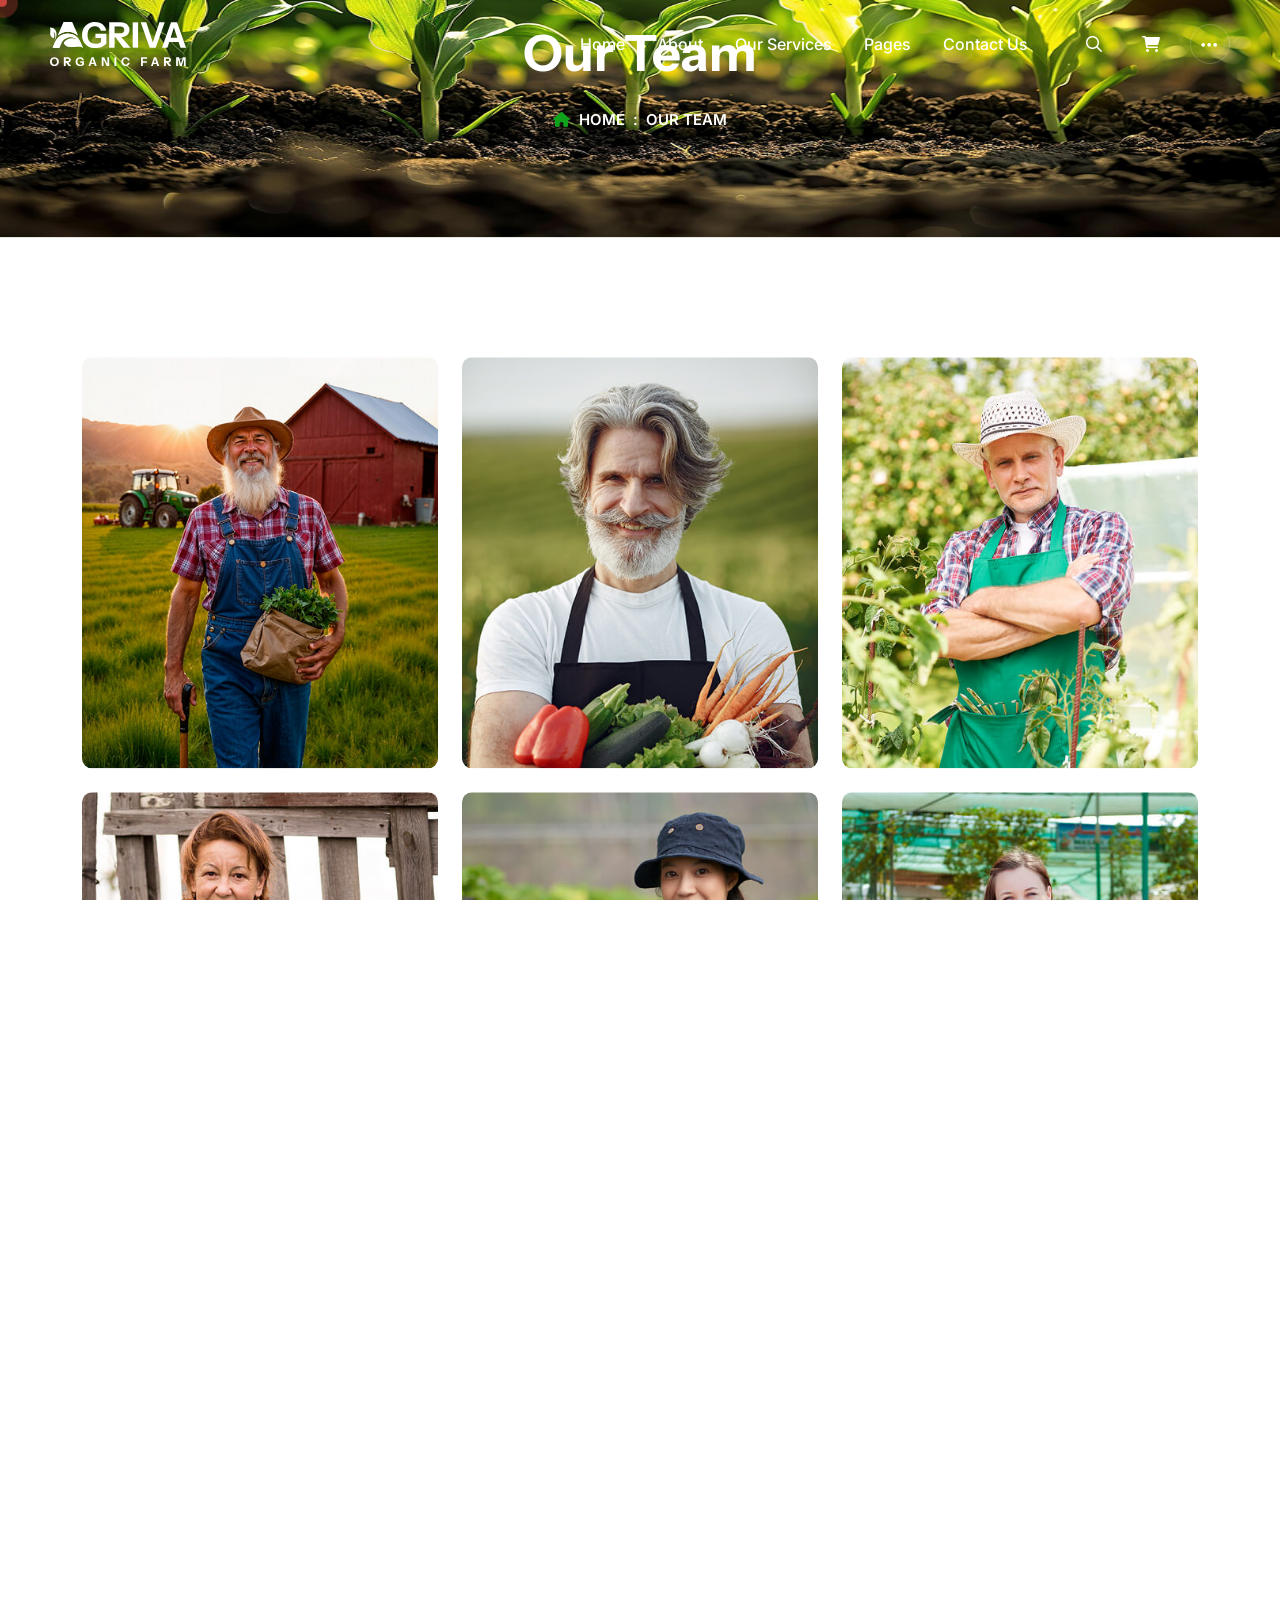
<file: team.html>
<!DOCTYPE html>
<html lang="en">
    <!--<< Header Area >>-->

<head>
        <!-- ========== Meta Tags ========== -->
        <meta charset="UTF-8">
        <meta http-equiv="X-UA-Compatible" content="IE=edge">
        <meta name="viewport" content="width=device-width, initial-scale=1">
        <meta name="author" content="Gramentheme">
        <meta name="description" content="Agriva - Agriculture Farming HTML Template">
        <!-- ======== Page title ============ -->
        <title>Agriva - Agriculture Farming</title>
        <!--<< Favcion >>-->
        <link rel="shortcut icon" href="assets/img/favicon.svg">
        <!--<< Bootstrap min.css >>-->
        <link rel="stylesheet" href="assets/css/bootstrap.min.css">
        <!--<< All Min Css >>-->
        <link rel="stylesheet" href="assets/css/all.min.css">
        <!--<< Animate.css >>-->
        <link rel="stylesheet" href="assets/css/animate.css">
        <!--<< Magnific Popup.css >>-->
        <link rel="stylesheet" href="assets/css/magnific-popup.css">
        <!--<< MeanMenu.css >>-->
        <link rel="stylesheet" href="assets/css/meanmenu.css">
        <!--<< Swiper Bundle.css >>-->
        <link rel="stylesheet" href="assets/css/swiper-bundle.min.css">
        <!--<< Nice Select.css >>-->
        <link rel="stylesheet" href="assets/css/nice-select.css">
        <!--<< Main.css >>-->
        <link rel="stylesheet" href="assets/css/main.css">
    </head>
    <body class="bg-white">

        <!-- Preloader Start -->
        <div id="agri-preloader">
            <div class="preloader-content">
                <img src="assets/img/leaf.png" 
                    alt="Farmer with vegetables" 
                    class="farmer-loader">
                <h4>Loading Agriculture...</h4>
            </div>
        </div>

        <!-- Back To Top Start -->
        <button id="back-top" class="back-to-top theme-bg-3">
            <i class="fa-regular fa-arrow-up"></i>
        </button>

        <!-- GT MouseCursor Start -->
        <div class="mouseCursor cursor-outer"></div>
        <div class="mouseCursor cursor-inner"></div>

       

         <!-- Offcanvas Area Start -->
        <div class="fix-area">
            <div class="offcanvas__info style-2">
                <div class="offcanvas__wrapper">
                    <div class="offcanvas__content">
                        <div class="offcanvas__top mb-5 d-flex justify-content-between align-items-center">
                            <div class="offcanvas__logo">
                                <a href="index.html">
                                    <img src="assets/img/logo/logo-6.svg" alt="logo-img">
                                </a>
                            </div>
                            <div class="offcanvas__close style-2">
                                <button>
                                <i class="fas fa-times"></i>
                                </button>
                            </div>
                        </div>
                        <p class="text d-none d-xl-block">
                            Nullam dignissim, ante scelerisque the  is euismod fermentum odio sem semper the is erat, a feugiat leo urna eget eros. Duis Aenean a imperdiet risus.
                        </p>
                        <div class="mobile-menu fix mb-3"></div>
                        <div class="offcanvas__contact d-xl-block">
                            <h4 class="d-xl-block">Contact Info</h4>
                            <ul class="d-xl-block">
                                <li class="d-flex align-items-center">
                                    <div class="offcanvas__contact-icon">
                                        <i class="fal fa-map-marker-alt"></i>
                                    </div>
                                    <div class="offcanvas__contact-text">
                                        <a target="_blank" href="#">Main Street, Melbourne, Australia</a>
                                    </div>
                                </li>
                                <li class="d-flex align-items-center">
                                    <div class="offcanvas__contact-icon mr-15">
                                        <i class="fal fa-envelope"></i>
                                    </div>
                                    <div class="offcanvas__contact-text">
                                        <a href="mailto:info@example.com"><span class="mailto:info@example.com">info@example.com</span></a>
                                    </div>
                                </li>
                                <li class="d-flex align-items-center">
                                    <div class="offcanvas__contact-icon mr-15">
                                        <i class="fal fa-clock"></i>
                                    </div>
                                    <div class="offcanvas__contact-text">
                                        <a target="_blank" href="#">Monday-Friday, 09am -05pm</a>
                                    </div>
                                </li>
                                <li class="d-flex align-items-center">
                                    <div class="offcanvas__contact-icon mr-15">
                                        <i class="far fa-phone"></i>
                                    </div>
                                    <div class="offcanvas__contact-text">
                                        <a href="tel:+11002345909">+11002345909</a>
                                    </div>
                                </li>
                            </ul>
                            <div class="social-icon d-flex align-items-center">
                                <a href="#"><i class="fab fa-facebook-f"></i></a>
                                <a href="#"><i class="fab fa-twitter"></i></a>
                                <a href="#"><i class="fab fa-youtube"></i></a>
                                <a href="#"><i class="fab fa-linkedin-in"></i></a>
                            </div>
                        </div>
                    </div>
                </div>
            </div>
        </div>
        <div class="offcanvas__overlay"></div>

        <!-- Header Section Start -->
        <header id="header-sticky" class="header-1 header-2">
            <div class="container-fluid">
                <div class="mega-menu-wrapper">
                    <div class="header-main header-inner">
                        <div class="overlay-shape">
                            <img src="assets/img/overlay-2.png" alt="img">
                        </div>
                        <div class="header-left">
                            <div class="logo">
                            <a href="index.html" class="header-logo">
                                <img src="assets/img/logo/white-logo-2.svg" alt="logo-img">
                            </a>
                            <a href="index.html" class="header-logo-2">
                                <img src="assets/img/logo/logo-5.svg" alt="logo-img">
                            </a>
                        </div>
                        </div>
                          <div class="header-right d-flex justify-content-end align-items-center">
                            <div class="mean__menu-wrapper">
                                <div class="main-menu">
                                    <nav id="mobile-menu">
                                        <ul>
                                            <li>
                                                <a href="index.html">Home</a>
                                            </li>
                                            <li class="has-dropdown">
                                                <a href="#">
                                                    About
                                                </a>
                                                <ul class="submenu">
                                                    <li>
                                                        <a href="about.html">
                                                            About Us
                                                        </a>
                                                    </li>
                                                    <li>
                                                        <a href="team.html">
                                                            Our Team
                                                        </a>
                                                    </li>
                                                    <li>
                                                        <a href="project.html">
                                                            Our Project
                                                        </a>
                                                    </li>
                                                </ul>
                                            </li>
                                            <li>
                                                <a href="service.html">Our Services</a>
                                            </li>
                                            <li class="has-dropdown">
                                                <a href="#">
                                                    Pages
                                                </a>
                                                <ul class="submenu">
                                                    <li>
                                                        <a href="shop.html">
                                                            Shop
                                                        </a>
                                                    </li>
                                                    <li>
                                                        <a href="cart.html">
                                                            Cart
                                                        </a>
                                                    </li>
                                                    <li>
                                                        <a href="checkout.html">
                                                            Checkout
                                                        </a>
                                                    </li>
                                                    <li>
                                                        <a href="pricing.html">
                                                            Pricing
                                                        </a>
                                                    </li>
                                                    <li>
                                                        <a href="faq.html">
                                                            FAQs
                                                        </a>
                                                    </li>
                                                </ul>
                                            </li>
                                            <li>
                                                <a href="contact.html">Contact Us</a>
                                            </li>
                                        </ul>
                                    </nav>
                                </div>
                            </div> 
                            <div class="icon-items">
                                <div class="menu_search">
                                    <button class="search_btn"><i class="far fa-search"></i></button>
                                </div>
                                <a href="cart.html"><i class="fa-solid fa-cart-shopping"></i></a>
                            </div>
                            <div class="header-btn">
                                <div class="header-button">
                                <a href="contact.html" class="theme-btn theme-btn-3">
                                   Get In Touch 
                                </a>
                            </div>
                            <div class="header__hamburger my-auto">
                                <div class="sidebar__toggle">
                                    <i class="fa-regular fa-ellipsis"></i>
                                </div>
                              </div>
                            </div>
                        </div>
                    </div>
                </div>
            </div>
        </header>

        <!-- start: Search Popup -->
        <div class="search_popup">
            <div class="container">
            <div class="row">
                <div class="col-xxl-12">
                <div class="search_wrapper">
                    <div class="search_top d-flex align-items-center">
                    <div class="search_logo">
                        <a href="index.html">
                        <img src="assets/img/logo/logo-4.svg" alt="img">
                        </a>
                    </div>
                    <div class="search_close">
                        <button type="button" class="search_close_btn">
                        <i class="fa-thin fa-times"></i>
                        </button>
                    </div>
                    </div>
                    <div class="search_form">
                    <form action="#">
                        <div class="search_input">
                        <input class="search-input-field" type="text" placeholder="Type here to search...">
                        <span class="search-focus-border"></span>
                        <button type="submit">
                            <svg width="20" height="20" viewBox="0 0 20 20" fill="none" xmlns="http://www.w3.org/2000/svg">
                            <path
                                d="M9.55 18.1C14.272 18.1 18.1 14.272 18.1 9.55C18.1 4.82797 14.272 1 9.55 1C4.82797 1 1 4.82797 1 9.55C1 14.272 4.82797 18.1 9.55 18.1Z"
                                stroke="currentColor" stroke-width="1.5" stroke-linecap="round" stroke-linejoin="round" />
                            <path d="M19.0002 19.0002L17.2002 17.2002" stroke="currentColor" stroke-width="1.5"
                                stroke-linecap="round" stroke-linejoin="round" />
                            </svg>
                        </button>
                        </div>
                    </form>
                    </div>
                </div>
                </div>
            </div>
            </div>
        </div>
        <div class="search-popup-overlay bg-theme-3"></div>

        
        <div id="smooth-wrapper">
            <div id="smooth-content">

                <!-- Breadcrumb Section Start -->
                <div class="breadcrumb-wrapper bg-cover" style="background-image: url('assets/img/breadcrumb.png');">
                    <div class="top-image">
                        <img src="assets/img/breadcrumb-2.jpg" alt="img">
                    </div>
                    <div class="container">
                        <div class="page-heading">
                            <div class="breadcrumb-sub-title">
                                <h1 class="text-white wow fadeInUp" data-wow-delay=".3s">Our team</h1>
                            </div>
                            <ul class="breadcrumb-items wow fadeInUp" data-wow-delay=".5s">
                                <li>
                                    <a href="index.html">
                                        <i class="fa-solid fa-house"></i> Home
                                    </a>
                                </li>
                                <li>
                                    :
                                </li>
                                <li>
                                    Our team
                                </li>
                            </ul>
                        </div>
                    </div>
                </div>
               
                <!-- Team Section Start -->
                <section class="team-section-2 section-padding fix">
                    <div class="container">
                        <div class="section-title-area mb-0 d-none">
                            <div class="section-title mb-0">
                                <span class="sub-title-3">
                                    our teams
                                </span>
                                <h2 class="text-anim text-white">
                                    Growing Excellence Across <br> Every Field
                                </h2>
                            </div>
                            <div class="arrow-button">
                                <button class="array-prev">
                                    <img src="assets/img/home-3/icon/02.svg" alt="img">
                                </button>
                                <button class="array-next">
                                        <img src="assets/img/home-3/icon/04.svg" alt="img">
                                </button>
                            </div>
                        </div>
                        <div class="row g-4">
                            <div class="col-xl-4 col-lg-6 col-md-6">
                            <div class="team-card-item">
                                <div class="team-image">
                                    <img src="assets/img/home-3/team/01.jpg" alt="img">
                                    <div class="social-icon">
                                        <a href="#"><i class="fa-brands fa-facebook-f"></i></a>
                                        <a href="#"><i class="fa-brands fa-linkedin-in"></i></a>
                                        <a href="#"><i class="fa-brands fa-twitter"></i></a>
                                        <a href="#"><i class="fa-brands fa-youtube"></i></a>
                                    </div>
                                    <div class="team-content">
                                        <h3>
                                            <a href="team-details.html">devid hansman</a>
                                        </h3>
                                        <p>Digital farmer</p>
                                    </div>
                                </div>
                            </div>
                            </div>
                            <div class="col-xl-4 col-lg-6 col-md-6">
                                <div class="team-card-item">
                                    <div class="team-image">
                                        <img src="assets/img/home-3/team/02.jpg" alt="img">
                                        <div class="social-icon">
                                            <a href="#"><i class="fa-brands fa-facebook-f"></i></a>
                                            <a href="#"><i class="fa-brands fa-linkedin-in"></i></a>
                                            <a href="#"><i class="fa-brands fa-twitter"></i></a>
                                            <a href="#"><i class="fa-brands fa-youtube"></i></a>
                                        </div>
                                        <div class="team-content">
                                            <h3>
                                                <a href="team-details.html">Sohel Tanvir</a>
                                            </h3>
                                            <p>Digital farmer</p>
                                        </div>
                                    </div>
                                </div>
                            </div>
                            <div class="col-xl-4 col-lg-6 col-md-6">
                                <div class="team-card-item">
                                    <div class="team-image">
                                        <img src="assets/img/home-3/team/03.jpg" alt="img">
                                        <div class="social-icon">
                                            <a href="#"><i class="fa-brands fa-facebook-f"></i></a>
                                            <a href="#"><i class="fa-brands fa-linkedin-in"></i></a>
                                            <a href="#"><i class="fa-brands fa-twitter"></i></a>
                                            <a href="#"><i class="fa-brands fa-youtube"></i></a>
                                        </div>
                                        <div class="team-content">
                                            <h3>
                                                <a href="team-details.html">devid hansman</a>
                                            </h3>
                                            <p>Digital farmer</p>
                                        </div>
                                    </div>
                                </div>
                            </div>
                            <div class="col-xl-4 col-lg-6 col-md-6">
                                <div class="team-card-item">
                                    <div class="team-image">
                                        <img src="assets/img/home-3/team/04.jpg" alt="img">
                                        <div class="social-icon">
                                            <a href="#"><i class="fa-brands fa-facebook-f"></i></a>
                                            <a href="#"><i class="fa-brands fa-linkedin-in"></i></a>
                                            <a href="#"><i class="fa-brands fa-twitter"></i></a>
                                            <a href="#"><i class="fa-brands fa-youtube"></i></a>
                                        </div>
                                        <div class="team-content">
                                            <h3>
                                                <a href="team-details.html">Silva Rahman</a>
                                            </h3>
                                            <p>Digital farmer</p>
                                        </div>
                                    </div>
                                </div>
                            </div>
                            <div class="col-xl-4 col-lg-6 col-md-6">
                                <div class="team-card-item">
                                    <div class="team-image">
                                        <img src="assets/img/home-3/team/05.jpg" alt="img">
                                        <div class="social-icon">
                                            <a href="#"><i class="fa-brands fa-facebook-f"></i></a>
                                            <a href="#"><i class="fa-brands fa-linkedin-in"></i></a>
                                            <a href="#"><i class="fa-brands fa-twitter"></i></a>
                                            <a href="#"><i class="fa-brands fa-youtube"></i></a>
                                        </div>
                                        <div class="team-content">
                                            <h3>
                                                <a href="team-details.html">Sadia Islam</a>
                                            </h3>
                                            <p>Digital farmer</p>
                                        </div>
                                    </div>
                                </div>
                            </div>
                            <div class="col-xl-4 col-lg-6 col-md-6">
                                <div class="team-card-item">
                                    <div class="team-image">
                                        <img src="assets/img/home-3/team/06.jpg" alt="img">
                                        <div class="social-icon">
                                            <a href="#"><i class="fa-brands fa-facebook-f"></i></a>
                                            <a href="#"><i class="fa-brands fa-linkedin-in"></i></a>
                                            <a href="#"><i class="fa-brands fa-twitter"></i></a>
                                            <a href="#"><i class="fa-brands fa-youtube"></i></a>
                                        </div>
                                        <div class="team-content">
                                            <h3>
                                                <a href="team-details.html">Akhi hansman</a>
                                            </h3>
                                            <p>Digital farmer</p>
                                        </div>
                                    </div>
                                </div>
                            </div>
                        </div>
                        <div class="page-nav-wrap text-center">
                            <ul>
                                <li><a class="page-numbers" href="#"><i class="fa-solid fa-arrow-up-left"></i></a></li>
                                <li class="active"><a class="page-numbers" href="#">01</a></li>
                                <li><a class="page-numbers" href="#">02</a></li>
                                <li><a class="page-numbers" href="#">03</a></li>
                                <li><a class="page-numbers" href="#"><i class="fa-solid fa-arrow-up-right"></i></a></li>
                            </ul>
                        </div>
                    </div>
                </section>

                
                <!-- Footer Section Start -->
                <footer class="footer-section-2 header-bg fix pb-0 bg-cover" style="background-image: url(assets/img/home-3/footer-bg-2.jpg);">
                    <div class="container">
                        <div class="footer-top-item style-inner">
                            <div class="footer-logo wow fadeInUp" data-wow-delay=".2s">
                                <a href="index.html">
                                    <img src="assets/img/logo/logo-3.svg" alt="img">
                                </a>
                            </div>
                            <div class="footer-right-item">
                                <div class="social-icon wow fadeInUp" data-wow-delay=".4s">
                                    <a href="#"><i class="fa-brands fa-facebook-f"></i></a>
                                    <a href="#"><i class="fa-brands fa-linkedin-in"></i></a>
                                    <a href="#"><i class="fa-brands fa-twitter"></i></a>
                                    <a href="#"><i class="fa-brands fa-youtube"></i></a>
                                </div>
                                <div class="icon-item wow fadeInUp" data-wow-delay=".6s">
                                    <div class="icon">
                                        <img src="assets/img/home-2/icon/10.svg" alt="img">
                                    </div>
                                    <div class="cont">
                                        <span>call for details</span>
                                        <h3>
                                            <a href="tel:+8801234567890">+880 1234 567890</a>
                                        </h3>
                                    </div>
                                </div>
                                <div class="icon-item wow fadeInUp" data-wow-delay=".8s">
                                    <div class="icon">
                                        <img src="assets/img/home-2/icon/11.svg" alt="img">
                                    </div>
                                    <div class="cont">
                                        <span>call for details</span>
                                        <h3>
                                            <a href="mailto:support@example.com">support@example.com</a>
                                        </h3>
                                    </div>
                                </div>
                            </div>
                        </div>
                        <div class="footer-widget-wrapper footer-widget-wrapper-2 style-inner-wrapper">
                            <div class="row">
                                <div class="col-xl-5 col-md-7 col-lg-6 wow fadeInUp" data-wow-delay=".2s">
                                    <div class="single-footer-widget">
                                        <div class="footer-contact-image">
                                            <div class="footer-contact-content">
                                                <h3>Get newsletter from Agriva</h3>
                                                <form action="#" class="wow fadeInUp" data-wow-delay=".5s">
                                                    <div class="form-clt">
                                                        <input type="text" name="email" id="email" placeholder="Enter your email">
                                                        <button type="submit" class="theme-btn theme-btn-3">
                                                        subscribe now
                                                        </button>
                                                        <i class="fa-solid fa-envelope"></i>
                                                    </div>
                                                </form>
                                                <div class="input-single input-check payment-save">
                                                    <input type="checkbox" class="form-check-input" name="save-for-next" id="saveForNext">
                                                    <label for="saveForNext">Agree with terms and conditions</label>
                                                </div>
                                            </div>
                                        </div>
                                    </div>
                                </div>
                                <div class="col-xl-3 col-md-5 col-lg-4 ps-lg-5 wow fadeInUp" data-wow-delay=".4s">
                                    <div class="single-footer-widget">
                                        <div class="widget-head">
                                            <h4>our Services</h4>
                                        </div>
                                        <ul class="list-area">
                                            <li>
                                                <a href="service-details.html">
                                                <i class="fa-solid fa-chevron-right"></i>
                                                    Seed Distribution
                                                </a>
                                            </li>
                                            <li>
                                                <a href="service-details.html">
                                                    <i class="fa-solid fa-chevron-right"></i>
                                                    Soil Management
                                                </a>
                                            </li>
                                            <li>
                                                <a href="service-details.html">
                                                    <i class="fa-solid fa-chevron-right"></i>
                                                    Irrigation Management
                                                </a>
                                            </li>
                                            <li>
                                                <a href="service-details.html">
                                                    <i class="fa-solid fa-chevron-right"></i>
                                                    Detailed Field Reports
                                                </a>
                                            </li>
                                            <li>
                                                <a href="service-details-details.html">
                                                    <i class="fa-solid fa-chevron-right"></i>
                                                    Crop Rotation Planning
                                                </a>
                                            </li>
                                            <li>
                                                <a href="service-details-details.html">
                                                <i class="fa-solid fa-chevron-right"></i>
                                                    Soil Texture Mapping
                                                </a>
                                            </li>
                                        </ul>
                                    </div>
                                </div>
                                    <div class="col-xl-2 col-md-6 col-lg-2 wow fadeInUp" data-wow-delay=".6s">
                                    <div class="single-footer-widget">
                                        <div class="widget-head">
                                            <h4>Resources</h4>
                                        </div>
                                        <ul class="list-area">
                                            <li>
                                                <a href="news-details.html">
                                                <i class="fa-solid fa-chevron-right"></i>
                                                    News & Media
                                                </a>
                                            </li>
                                            <li>
                                                <a href="contact.html">
                                                    <i class="fa-solid fa-chevron-right"></i>
                                                    How It Works
                                                </a>
                                            </li>
                                            <li>
                                                <a href="pricing.html">
                                                    <i class="fa-solid fa-chevron-right"></i>
                                                    Pricing Plans
                                                </a>
                                            </li>
                                            <li>
                                                <a href="faq.html">
                                                    <i class="fa-solid fa-chevron-right"></i>
                                                    Help & FAQs
                                                </a>
                                            </li>
                                            <li>
                                                <a href="contact.html">
                                                    <i class="fa-solid fa-chevron-right"></i>
                                                    Awards
                                                </a>
                                            </li>
                                        </ul>
                                    </div>
                                </div>
                                <div class="col-xl-2 ps-lg-5 col-md-6 col-lg-4 wow fadeInUp" data-wow-delay=".8s">
                                    <div class="single-footer-widget">
                                        <div class="widget-head">
                                            <h4>our company</h4>
                                        </div>
                                        <ul class="list-area">
                                            <li>
                                                <a href="about.html">
                                                <i class="fa-solid fa-chevron-right"></i>
                                                    About Us
                                                </a>
                                            </li>
                                            <li>
                                                <a href="contact.html">
                                                    <i class="fa-solid fa-chevron-right"></i>
                                                    Our Farmers
                                                </a>
                                            </li>
                                            <li>
                                                <a href="contact.html">
                                                    <i class="fa-solid fa-chevron-right"></i>
                                                    Our Products
                                                </a>
                                            </li>
                                            <li>
                                                <a href="contact.html">
                                                    <i class="fa-solid fa-chevron-right"></i>
                                                    Contact Us
                                                </a>
                                            </li>
                                            <li>
                                                <a href="contact.html">
                                                    <i class="fa-solid fa-chevron-right"></i>
                                                    Careers
                                                </a>
                                            </li>
                                        </ul>
                                    </div>
                                </div>
                            </div>
                        </div>
                        <div class="footer-bottom pb-0">
                            <div class="footer-wrapper justify-content-center">
                                <p>©2026 <span>Samia</span>, All Rights Reserved.</p>
                            </div>
                        </div>
                    </div>
                </footer>

            </div>
        </div>

       

        
        <!--<< All JS Plugins >>-->
        <script src="assets/js/jquery-3.7.1.min.js"></script>
        <!--<< Viewport Js >>-->
        <script src="assets/js/viewport.jquery.js"></script>
        <!--<< Bootstrap Js >>-->
        <script src="assets/js/bootstrap.bundle.min.js"></script>
        <!--<< Gsap Min Js >>-->
        <script src="assets/js/gsap.min.js"></script>
        <!--<< ScrollTrigger Min Js >>-->
        <script src="assets/js/ScrollTrigger.min.js"></script>
        <!--<< ScrollSmoother Min Js >>-->
        <script src="assets/js/ScrollSmoother.min.js"></script>
        <!--<< ScrollToPlugin Min Js >>-->
        <script src="assets/js/ScrollToPlugin.min.js"></script>
        <!--<< SplitText Min Js >>-->
        <script src="assets/js/SplitText.min.js"></script>
        <!--<< TextPlugin Min Js >>-->
        <script src="assets/js/TextPlugin.js"></script>
         <!--<< Chroma Min Js >>-->
        <script src="assets/js/chroma.min.js"></script>
        <!--<< nice-selec Js >>-->
        <script src="assets/js/jquery.nice-select.min.js"></script>
        <!--<< Waypoints Js >>-->
        <script src="assets/js/jquery.waypoints.js"></script>
        <!--<< Counterup Js >>-->
        <script src="assets/js/jquery.counterup.min.js"></script>
        <!--<< Swiper Slider Js >>-->
        <script src="assets/js/swiper-bundle.min.js"></script>
        <!--<< MeanMenu Js >>-->
        <script src="assets/js/jquery.meanmenu.min.js"></script>
        <!--<< Parallaxie Js >>-->
        <script src="assets/js/parallaxie.js"></script>
        <!--<< Magnific Popup Js >>-->
        <script src="assets/js/jquery.magnific-popup.min.js"></script>
        <!--<< Wow Animation Js >>-->
        <script src="assets/js/wow.min.js"></script>
        <!--<< Main.js >>-->
        <script src="assets/js/main.js"></script>
    </body>

</html>
</file>
<file: assets/css/nice-select.css>
.nice-select {
  -webkit-tap-highlight-color: transparent;
  background-color: #fff;
  border-radius: 5px; 
  border: 1px solid  #CCCCCC;
  box-sizing: border-box;
  clear: both;
  cursor: pointer;
  display: block;
  float: left;
  color: #6E6E6E; 
  font-family:  "Plus Jakarta Sans", system-ui;
  font-size: 16px;
  font-style: normal;
  font-weight: 400;
  line-height: 26.08px;  
  height: 57px;
  line-height: 40px;
  outline: none;
  padding: 8px 10px; 
  position: relative;
  text-align: left !important;
  -webkit-transition: all 0.2s ease-in-out;
  transition: all 0.2s ease-in-out;
  -webkit-user-select: none;
     -moz-user-select: none;
      -ms-user-select: none;
          user-select: none;
  white-space: nowrap;
  width: auto; }
  .nice-select:hover {
    border-color: #6E6E6E; }
  .nice-select:active, .nice-select.open, .nice-select:focus {
    border-color: #6E6E6E; }
  .nice-select:after {
    border-bottom: 2px solid #6E6E6E;
    border-right: 2px solid #6E6E6E;
    content: '';
    display: block;
    height: 5px;
    margin-top: -4px;
    pointer-events: none;
    position: absolute;
    right: 12px;
    top: 50%;
    -webkit-transform-origin: 66% 66%;
        -ms-transform-origin: 66% 66%;
            transform-origin: 66% 66%;
    -webkit-transform: rotate(45deg);
        -ms-transform: rotate(45deg);
            transform: rotate(45deg);
    -webkit-transition: all 0.15s ease-in-out;
    transition: all 0.15s ease-in-out;
    width: 5px; }
  .nice-select.open:after {
    -webkit-transform: rotate(-135deg);
        -ms-transform: rotate(-135deg);
            transform: rotate(-135deg); }
  .nice-select.open .list {
    opacity: 1;
    pointer-events: auto;
    -webkit-transform: scale(1) translateY(0);
        -ms-transform: scale(1) translateY(0);
            transform: scale(1) translateY(0); }
  .nice-select.disabled {
    border-color: #6E6E6E;
    color: #6E6E6E;
    pointer-events: none; }
    .nice-select.disabled:after {
      border-color: #6E6E6E; }
  .nice-select.wide {
    width: 100%; }
    .nice-select.wide .list {
      left: 0 !important;
      right: 0 !important; }
  .nice-select.right {
    float: right; }
    .nice-select.right .list {
      left: auto;
      right: 0; }
  .nice-select.small {
    font-size: 12px;
    height: 36px;
    line-height: 34px; }
    .nice-select.small:after {
      height: 4px;
      width: 4px; }
    .nice-select.small .option {
      line-height: 34px;
      min-height: 34px; }
  .nice-select .list {
    background-color: #fff;
    border-radius: 5px;
    box-shadow: 0 0 0 1px rgba(68, 68, 68, 0.11);
    box-sizing: border-box;
    margin-top: 4px;
    opacity: 0;
    overflow: hidden;
    padding: 0;
    pointer-events: none;
    position: absolute;
    top: 100%;
    left: 0;
    -webkit-transform-origin: 50% 0;
        -ms-transform-origin: 50% 0;
            transform-origin: 50% 0;
    -webkit-transform: scale(0.75) translateY(-21px);
        -ms-transform: scale(0.75) translateY(-21px);
            transform: scale(0.75) translateY(-21px);
    -webkit-transition: all 0.2s cubic-bezier(0.5, 0, 0, 1.25), opacity 0.15s ease-out;
    transition: all 0.2s cubic-bezier(0.5, 0, 0, 1.25), opacity 0.15s ease-out;
    z-index: 9; }
    .nice-select .list:hover .option:not(:hover) {
      background-color: transparent !important; }
  .nice-select .option {
    cursor: pointer;
    font-weight: 400;
    line-height: 40px;
    list-style: none;
    min-height: 40px;
    outline: none;
    padding-left: 18px;
    padding-right: 29px;
    text-align: left;
    -webkit-transition: all 0.2s;
    transition: all 0.2s; }
    .nice-select .option:hover, .nice-select .option.focus, .nice-select .option.selected.focus {
      background-color: #f6f6f6; }
    .nice-select .option.selected {
      font-weight: bold; }
    .nice-select .option.disabled {
      background-color: transparent;
      color: #999;
      cursor: default; }

.no-csspointerevents .nice-select .list {
  display: none; }

.no-csspointerevents .nice-select.open .list {
  display: block; }
</file>
<file: assets/css/main.css>
@charset "UTF-8";
/*======================================================================================
Theme Name: Agriva 
Author: Gramentheme
Author URI: https://themeforest.net/user/Gramentheme/portfolio
Description: Agriva - Agriculture Farming HTML Template
Service Html Template 
Version: 1.0.0
=======================================================================================*/
/*======================================================================================
  >> TABLE OF CONTENTS <<
========================================================================================
01. Mixins & Variables
02. Base
03. Components
04. Layouts
05. Sections
======================================================================================*/
/*---------------------------------------
01. Mixins & Variables
---------------------------------------*/
@import url("https://fonts.googleapis.com/css2?family=Instrument+Sans:ital,wght@0,400..700;1,400..700&display=swap");
@import url("https://fonts.googleapis.com/css2?family=Inter:ital,opsz,wght@0,14..32,100..900;1,14..32,100..900&display=swap");
:root {
  --body: #fff;
  --black: #000;
  --white: #fff;
  --theme: #C8433A;
  --theme2: #F5D83E;
  --theme3: #11A21B;
  --header: #2F2F2F;
  --text: #50624A;
  --border: #02060A;
  --bg: #F5F6F4;
  --bg2: #50624A;
  --bg3: #F5F6F4;
  --box-shadow: 0px 1px 14px 0px rgba(0, 0, 0, 0.13);
}

/*---------------------------------------
02. Base
---------------------------------------*/
/* --------------------------------------------
    Template Default Fonts & Fonts Styles
 ---------------------------------------------- */
body {
  font-family: "Inter", sans-serif;
  font-size: 16px;
  font-weight: 400;
  line-height: 28px;
  color: var(--text);
  background-color: var(--bg);
  padding: 0;
  margin: 0;
  overflow-x: hidden;
}
@media (max-width: 575px) {
  body {
    font-size: 14px;
  }
}

ul {
  padding: 0;
  margin: 0;
  list-style: none;
}

button {
  border: none;
  background-color: transparent;
  padding: 0;
}

input:focus {
  color: var(--white);
  outline: none;
}

input {
  color: var(--white);
}

h1,
h2,
h3,
h4,
h5,
h6 {
  font-family: "Instrument Sans", sans-serif;
  margin: 0px;
  padding: 0;
  color: var(--header);
  transition: all 0.4s ease-in-out;
}

h1 {
  font-size: 75px;
  font-weight: 700;
  line-height: 120%;
  text-transform: capitalize;
}
@media (max-width: 1899px) {
  h1 {
    font-size: 70px;
  }
}
@media (max-width: 1600px) {
  h1 {
    font-size: 60px;
  }
}
@media (max-width: 1399px) {
  h1 {
    font-size: 50px;
  }
}
@media (max-width: 1199px) {
  h1 {
    font-size: 45px;
  }
}
@media (max-width: 991px) {
  h1 {
    font-size: 40px;
    line-height: 130% !important;
  }
}
@media (max-width: 767px) {
  h1 {
    font-size: 40px;
  }
}
@media (max-width: 575px) {
  h1 {
    font-size: 30px;
  }
}
@media (max-width: 470px) {
  h1 {
    font-size: 30px;
  }
}

h2 {
  font-size: 50px;
  font-weight: 700;
  line-height: 120%;
}
@media (max-width: 1399px) {
  h2 {
    font-size: 30px;
  }
}
@media (max-width: 1199px) {
  h2 {
    font-size: 33px;
  }
}
@media (max-width: 991px) {
  h2 {
    font-size: 35px;
  }
}
@media (max-width: 767px) {
  h2 {
    font-size: 30px;
  }
}
@media (max-width: 575px) {
  h2 {
    font-size: 26px;
  }
}
@media (max-width: 470px) {
  h2 {
    font-size: 26px;
  }
}

h3 {
  font-size: 24px;
  font-weight: 700;
  line-height: 120%;
  text-transform: capitalize;
}
@media (max-width: 575px) {
  h3 {
    font-size: 20px;
  }
}

h4 {
  font-size: 20px;
  font-weight: 700;
  line-height: 150%;
  text-transform: capitalize;
}

h5 {
  font-size: 18px;
  font-weight: 700;
  text-transform: capitalize;
}

h6 {
  font-size: 16px;
  font-weight: 600;
  text-transform: capitalize;
}

a {
  text-decoration: none;
  outline: none !important;
  cursor: pointer;
  color: var(--header);
  transition: all 0.4s ease-in-out;
}

p {
  margin: 0px;
  transition: all 0.4s ease-in-out;
  text-transform: capitalize;
}

span {
  margin: 0px;
  text-transform: capitalize;
}

.theme-btn {
  position: relative;
  display: inline-flex;
  align-items: center;
  justify-content: center;
  vertical-align: middle;
  -webkit-appearance: none;
  appearance: none;
  outline: none !important;
  border: none;
  font-weight: 700;
  font-size: 16px;
  color: var(--white);
  padding: 15px 30px 15px;
  transition: 0.5s ease-in-out;
  text-transform: capitalize;
  overflow: hidden;
  gap: 5px;
  text-align: center;
  background-color: var(--theme);
  z-index: 1;
  border-radius: 8px;
}
@media (max-width: 1399px) {
  .theme-btn {
    padding: 15px 25px 15px;
  }
}
.theme-btn::before {
  content: "";
  background-color: var(--header);
  position: absolute;
  top: 0;
  left: 0;
  right: 0;
  bottom: 0;
  width: 100%;
  clip-path: circle(0% at 50% 50%);
  transition: all cubic-bezier(0, 0.96, 0.58, 1.1) 0.8s;
  z-index: -1;
}
.theme-btn:hover::before {
  clip-path: circle(100% at 50% 50%);
  transition: all cubic-bezier(0, 0.96, 0.58, 1.1) 4s;
  transition-delay: 200ms;
}
.theme-btn::after {
  content: "";
  background-color: rgba(47, 47, 47, 0.3);
  position: absolute;
  top: 0;
  left: 0;
  right: 0;
  bottom: 0;
  width: 100%;
  clip-path: circle(0% at 50% 50%);
  transition: all cubic-bezier(0, 0.96, 0.58, 1.1) 0.8s;
  z-index: -1;
}
.theme-btn:hover::after {
  clip-path: circle(100% at 50% 50%);
  transition: all cubic-bezier(0, 0.96, 0.58, 1.1) 4s;
}
.theme-btn:hover {
  color: var(--white);
}
.theme-btn:hover img {
  filter: brightness(0);
}
.theme-btn.theme-btn-3 {
  background-color: var(--theme3);
}

.link-btn {
  color: var(--theme);
  font-size: 16px;
  font-weight: 600;
  display: inline-block;
  font-family: "Instrument Sans", sans-serif;
}
.link-btn i {
  margin-left: 5px;
  color: var(--theme);
}

.theme-btn-2 {
  position: relative;
  display: inline-flex;
  align-items: center;
  justify-content: center;
  vertical-align: middle;
  -webkit-appearance: none;
  appearance: none;
  outline: none !important;
  border: none;
  font-weight: 700;
  font-size: 16px;
  color: var(--header);
  padding: 15px 30px 15px;
  transition: 0.5s ease-in-out;
  text-transform: capitalize;
  overflow: hidden;
  gap: 5px;
  text-align: center;
  background-color: var(--theme2);
  z-index: 1;
  border-radius: 8px;
}
.theme-btn-2::before {
  content: "";
  background-color: var(--header);
  position: absolute;
  top: 0;
  left: 0;
  right: 0;
  bottom: 0;
  width: 100%;
  clip-path: circle(0% at 50% 50%);
  transition: all cubic-bezier(0, 0.96, 0.58, 1.1) 0.8s;
  z-index: -1;
}
.theme-btn-2:hover::before {
  clip-path: circle(100% at 50% 50%);
  transition: all cubic-bezier(0, 0.96, 0.58, 1.1) 4s;
  transition-delay: 200ms;
}
.theme-btn-2::after {
  content: "";
  background-color: rgba(47, 47, 47, 0.3);
  position: absolute;
  top: 0;
  left: 0;
  right: 0;
  bottom: 0;
  width: 100%;
  clip-path: circle(0% at 50% 50%);
  transition: all cubic-bezier(0, 0.96, 0.58, 1.1) 0.8s;
  z-index: -1;
}
.theme-btn-2:hover::after {
  clip-path: circle(100% at 50% 50%);
  transition: all cubic-bezier(0, 0.96, 0.58, 1.1) 4s;
}
.theme-btn-2:hover {
  color: var(--white);
}
.theme-btn-2:hover img {
  filter: brightness(0);
}
.theme-btn-2.style-btns {
  border: 1px solid var(--theme2);
}
.theme-btn-2.style-btns:hover {
  color: var(--theme2);
}

.link-btn-2 {
  color: var(--theme2);
  font-size: 16px;
  font-weight: 600;
  display: inline-block;
  font-family: "Instrument Sans", sans-serif;
  text-decoration: underline;
  text-transform: capitalize;
  background-position: 0 95%;
  background-repeat: no-repeat;
  background-size: 0% 2px;
  display: inline;
}
.link-btn-2:hover {
  color: var(--theme2);
  background-size: 100% 2px;
  background-image: linear-gradient(180deg, var(--theme2) 0%, var(--theme2) 100%);
}

/*---------------------------------------
03. Components
---------------------------------------*/
.mean-container a.meanmenu-reveal {
  display: none;
}

.mean-container .mean-nav {
  background: none;
  margin-top: 0;
}

.mean-container .mean-bar {
  padding: 0;
  min-height: auto;
  background: none;
  background: none;
}

.mean-container .mean-nav > ul {
  padding: 0;
  margin: 0;
  width: 100%;
  list-style-type: none;
  display: block !important;
}

.mean-container a.meanmenu-reveal {
  display: none !important;
}

.mean-container .mean-nav ul li a {
  display: block;
  width: 100%;
  padding: 10px 0;
  color: var(--black);
  font-size: 16px;
  font-weight: 500;
  line-height: 2;
  text-transform: capitalize;
  border-bottom: 1px solid rgba(0, 0, 0, 0.2) !important;
  border: none;
}
.mean-container .mean-nav ul li a:hover {
  color: var(--theme);
}

.mean-container .mean-nav ul li .submenu li a {
  border-bottom: none !important;
  font-size: 14px;
  padding: 6px 0;
  color: var(--header);
}

.mean-container .mean-nav ul li a:last-child {
  border-bottom: 0;
}

.mean-container .mean-nav ul li a:hover {
  color: var(--theme);
}

.mean-container .mean-nav ul li a.mean-expand {
  margin-top: 5px;
  padding: 0 !important;
}

.mean-container .mean-nav ul li > a > i {
  display: none;
}

.mean-container .mean-nav ul li > a.mean-expand i {
  display: inline-block;
  font-size: 18px;
}

.mean-container .mean-nav > ul > li:first-child > a {
  border-top: 0;
}

.mean-container .mean-nav ul li a.mean-expand.mean-clicked i {
  transform: rotate(45deg);
  -webkit-transform: rotate(45deg);
  -moz-transform: rotate(45deg);
  -ms-transform: rotate(45deg);
  -o-transform: rotate(45deg);
  transition: all 0.4s ease-in-out;
}

.mean-container .mean-nav ul li .mega-menu li a {
  height: 200px;
  width: 100%;
  padding: 0;
  border-top: 0;
  margin-bottom: 20px;
}

/* Preloader Wrapper */
#agri-preloader {
  position: fixed;
  inset: 0;
  background: #fff; /* dark green */
  display: flex;
  align-items: center;
  justify-content: center;
  z-index: 9999;
}

/* Content */
.preloader-content {
  text-align: center;
  color: #fff;
}

/* Leaf Shape */
.leaf {
  width: 60px;
  height: 60px;
  background: #4CAF50;
  border-radius: 0 100% 0 100%;
  transform: rotate(45deg);
  margin: 0 auto 15px;
  animation: leafSpin 1.2s linear infinite;
}

/* Text */
.preloader-content h4 {
  font-size: 16px;
  letter-spacing: 1px;
  color: var(--header);
  margin: 0;
}

.farmer-loader {
  width: 90px;
  animation: float 1.2s ease-in-out infinite;
}

@keyframes float {
  0%, 100% {
    transform: translateY(0);
  }
  50% {
    transform: translateY(-8px);
  }
}
.back-to-top {
  background-color: var(--theme);
  width: 50px;
  height: 50px;
  line-height: 40px;
  border-radius: 100px;
  color: var(--white);
  font-size: 16px;
  position: fixed;
  display: inline-block;
  z-index: 9999;
  right: 30px;
  bottom: 30px;
  transition: all 0.4s ease-in-out;
  opacity: 0;
  visibility: hidden;
  transform: translateY(20px);
}
.back-to-top.theme-bg-2 {
  background-color: var(--theme2);
  color: var(--header);
}
.back-to-top.theme-bg-2:hover {
  color: var(--theme2);
}
.back-to-top.theme-bg-3 {
  background-color: var(--theme3);
  color: var(--white);
}
.back-to-top.theme-bg-3:hover {
  color: var(--theme3);
}
@media (max-width: 575px) {
  .back-to-top {
    display: none;
  }
}
.back-to-top:hover {
  background-color: var(--white);
  color: var(--theme);
}
.back-to-top.show {
  opacity: 1;
  visibility: visible;
  transform: translate(0);
}

.cursor-outer {
  -webkit-margin-start: -12px;
  margin-inline-start: -12px;
  margin-top: -12px;
  width: 30px;
  height: 30px;
  border: 1px solid var(--theme);
  background-color: var(--theme);
  -webkit-box-sizing: border-box;
  box-sizing: border-box;
  z-index: 10000000;
  opacity: 0.34;
  -webkit-transition: all 0.4s ease-out 0s;
  transition: all 0.4s ease-out 0s;
}

.cursor-outer.cursor-hover {
  opacity: 0.14;
}

.cursor-outer.cursor-big {
  opacity: 0;
}

.mouseCursor {
  position: fixed;
  top: 0;
  inset-inline-start: 0;
  inset-inline-end: 0;
  bottom: 0;
  pointer-events: none;
  border-radius: 50%;
  -webkit-transform: translateZ(0);
  transform: translateZ(0);
  visibility: hidden;
  text-align: center;
}

.mouseCursor.cursor-big {
  width: 20px;
  height: 20px;
  -webkit-margin-start: -12px;
  margin-inline-start: -12px;
  margin-top: -12px;
}

.cursor-inner {
  -webkit-margin-start: -3px;
  margin-inline-start: -3px;
  margin-top: -3px;
  width: 10px;
  height: 10px;
  z-index: 10000001;
  background-color: var(--theme);
  opacity: 1;
  -webkit-transition: all 0.24s ease-out 0s;
  transition: all 0.24s ease-out 0s;
}
.cursor-inner span {
  color: var(--text);
  line-height: 60px;
  opacity: 0;
  text-transform: uppercase;
  letter-spacing: 1px;
  font-size: 12px;
}

.cursor-inner.cursor-big span {
  opacity: 1;
}

.cursor-inner.cursor-hover {
  -webkit-margin-start: -10px;
  margin-inline-start: -10px;
  margin-top: -10px;
  width: 30px;
  height: 30px;
  background-color: var(--theme);
  border: 1px solid #686363;
  opacity: 0;
}

.search_popup {
  position: fixed;
  top: 0;
  left: 0;
  width: 100%;
  background-color: var(--header);
  z-index: 100;
  padding-top: 70px;
  padding-bottom: 100px;
  opacity: 0;
  backdrop-filter: blur(10px);
  transform: translateY(-100%);
  transition: all 0.6s ease;
}
.search_popup.search-opened {
  opacity: 1;
  transform: translateY(0%);
  transition-delay: 0s;
  z-index: 999999;
}
.search_popup.search-opened .search_form .search_input {
  transform: translateY(0px);
  opacity: 1;
  transition-delay: 0.3s;
}
.search_popup.search-opened .search_form .search_input::after {
  width: 100%;
  transition-delay: 0.5s;
}
@media (max-width: 575px) {
  .search_popup {
    padding-top: 50px;
    padding-bottom: 70px;
  }
}
.search_wrapper .search_top {
  margin-bottom: 80px;
}
.search_wrapper .search_top .search_logo {
  max-width: 200px;
}
.search_wrapper .search_top .search_logo a {
  display: block;
}
@media (max-width: 575px) {
  .search_wrapper .search_top .search_logo {
    max-width: 150px;
  }
}
.search_wrapper .search_top .search_close {
  margin-left: auto;
  margin-top: 10px;
}
.search_wrapper .search_top .search_close .search_close_btn {
  display: inline-block;
  width: 35px;
  height: 35px;
  font-size: 35px;
  line-height: 1;
  color: rgba(255, 255, 255, 0.3);
}
.search_wrapper .search_top .search_close .search_close_btn svg {
  width: 30px;
  height: 30px;
}
.search_wrapper .search_top .search_close .search_close_btn:hover {
  color: var(--white);
  transform: rotate(90deg);
}
@media (max-width: 575px) {
  .search_wrapper .search_top {
    margin-bottom: 50px;
  }
}
@media (max-width: 500px) {
  .search_wrapper .search_top {
    margin-bottom: 40px;
  }
}
.search_wrapper .search_form .search_input {
  position: relative;
  height: 80px;
  transform: translateY(-40px);
  transition: all 0.4s ease-in-out;
  transition-delay: 0.5s;
  opacity: 0;
}
.search_wrapper .search_form .search_input::after {
  position: absolute;
  content: "";
  left: 0;
  bottom: 0;
  width: 0%;
  height: 1px;
  background-color: rgba(255, 255, 255, 0.3);
  transition-delay: 0.3s;
  transition: all 0.4s ease-in-out;
}
.search_wrapper .search_form .search_input input {
  width: 100%;
  height: 100%;
  background-color: transparent;
  border: 0;
  outline: 0;
  font-size: 24px;
  color: var(--text);
  border-bottom: 1px solid transparent;
  padding: 0;
  padding-right: 30px;
}
.search_wrapper .search_form .search_input input::placeholder {
  font-size: 24px;
}
.search_wrapper .search_form .search_input input ~ .search-focus-border {
  position: absolute;
  bottom: 0;
  left: auto;
  right: 0;
  width: 0;
  height: 1px;
  background-color: var(--white);
  transition: all 0.5s;
}
.search_wrapper .search_form .search_input input:focus ~ .search-focus-border {
  width: 100%;
  left: 0;
  right: auto;
  transition: all 0.5s;
}
@media (max-width: 575px) {
  .search_wrapper .search_form .search_input input {
    font-size: 20px;
  }
  .search_wrapper .search_form .search_input input::placeholder {
    font-size: 20px;
  }
}
@media (max-width: 500px) {
  .search_wrapper .search_form .search_input input {
    font-size: 18px;
  }
  .search_wrapper .search_form .search_input input::placeholder {
    font-size: 18px;
  }
}
.search_wrapper .search_form .search_input button {
  position: absolute;
  top: 50%;
  right: 0;
  transform: translateY(-50%);
  font-size: 18px;
  color: var(--white);
}

.search-popup-overlay {
  position: fixed;
  left: 0;
  top: 0;
  width: 100%;
  height: 100%;
  background-color: var(--theme);
  z-index: 99;
  opacity: 0;
  visibility: hidden;
  transform: translateY(-100%);
  cursor: zoom-out;
  transition: transform 0.6s ease, opacity 0.6s ease;
}
.search-popup-overlay.bg-theme-2 {
  background-color: var(--theme2);
}
.search-popup-overlay.bg-theme-3 {
  background-color: var(--theme3);
}

.search-popup-overlay.search-popup-overlay-open {
  opacity: 0.8;
  visibility: visible;
  transform: translateY(0);
  transition-delay: 0.35s;
}

@-webkit-keyframes rippleOne {
  70% {
    -webkit-box-shadow: 0 0 0 40px rgba(244, 68, 56, 0);
    box-shadow: 0 0 0 40px rgba(244, 68, 56, 0);
  }
  100% {
    -webkit-box-shadow: 0 0 0 0 rgba(244, 68, 56, 0);
    box-shadow: 0 0 0 0 rgba(244, 68, 56, 0);
  }
}
@keyframes rippleOne {
  70% {
    -webkit-box-shadow: 0 0 0 40px rgba(244, 68, 56, 0);
    box-shadow: 0 0 0 40px rgba(244, 68, 56, 0);
  }
  100% {
    -webkit-box-shadow: 0 0 0 0 rgba(244, 68, 56, 0);
    box-shadow: 0 0 0 0 rgba(244, 68, 56, 0);
  }
}
@keyframes gelatine {
  from, to {
    transform: scale(1, 1);
  }
  25% {
    transform: scale(0.7, 1.1);
  }
  50% {
    transform: scale(1.1, 0.7);
  }
  75% {
    transform: scale(0.95, 1.05);
  }
}
@keyframes cir36 {
  100% {
    transform: rotate(360deg);
  }
}
@keyframes rounded {
  50% {
    transform: rotate(15deg);
  }
}
@keyframes up-down {
  0% {
    transform: translateY(10px);
  }
  100% {
    transform: translateY(-10px);
  }
}
@-webkit-keyframes spinner {
  to {
    -webkit-transform: rotateZ(360deg);
    transform: rotateZ(360deg);
  }
}
@keyframes spinner {
  to {
    -webkit-transform: rotateZ(360deg);
    transform: rotateZ(360deg);
  }
}
@-webkit-keyframes letters-loading {
  0%, 75%, 100% {
    opacity: 0;
    transform: rotateY(-90deg);
  }
  25%, 50% {
    opacity: 1;
    transform: rotateY(0deg);
  }
}
@keyframes letters-loading {
  0%, 75%, 100% {
    opacity: 0;
    transform: rotateY(-90deg);
  }
  25%, 50% {
    opacity: 1;
    transform: rotateY(0deg);
  }
}
@keyframes loaderspin {
  0% {
    transform: translate(-50%, -50%) rotate(0deg);
  }
  100% {
    transform: translate(-50%, -50%) rotate(360deg);
  }
}
@keyframes tpswing {
  0% {
    -webkit-transform: rotate(20deg);
    -ms-transform: rotate(20deg);
    transform: rotate(20deg);
  }
  100% {
    -webkit-transform: rotate(0deg);
    -ms-transform: rotate(0deg);
    transform: rotate(0deg);
  }
}
@keyframes width {
  0% {
    width: 0%;
  }
  100% {
    width: 100%;
  }
}
@-webkit-keyframes width {
  0% {
    width: 0%;
  }
  100% {
    width: 100%;
  }
}
@-webkit-keyframes loaderspin {
  0% {
    transform: translate(-50%, -50%) rotate(0deg);
  }
  100% {
    transform: translate(-50%, -50%) rotate(360deg);
  }
}
@keyframes loaderpulse {
  0% {
    transform: scale(1);
  }
  100% {
    transform: scale(1.2);
  }
}
@keyframes rounded {
  50% {
    transform: rotate(20deg);
  }
}
@keyframes cir36 {
  100% {
    transform: rotate(360deg);
  }
}
.float-bob-y {
  -webkit-animation-name: float-bob-y;
  animation-name: float-bob-y;
  -webkit-animation-duration: 3s;
  animation-duration: 3s;
  -webkit-animation-iteration-count: infinite;
  animation-iteration-count: infinite;
  -webkit-animation-timing-function: linear;
  animation-timing-function: linear;
}

@-webkit-keyframes float-bob-y {
  0% {
    -webkit-transform: translateY(-30px);
    transform: translateY(-30px);
  }
  50% {
    -webkit-transform: translateY(-10px);
    transform: translateY(-10px);
  }
  100% {
    -webkit-transform: translateY(-30px);
    transform: translateY(-30px);
  }
}
@keyframes float-bob-y {
  0% {
    -webkit-transform: translateY(-30px);
    transform: translateY(-30px);
  }
  50% {
    -webkit-transform: translateY(-10px);
    transform: translateY(-10px);
  }
  100% {
    -webkit-transform: translateY(-30px);
    transform: translateY(-30px);
  }
}
.float-bob-x {
  -webkit-animation-name: float-bob-x;
  animation-name: float-bob-x;
  -webkit-animation-duration: 3s;
  animation-duration: 3s;
  -webkit-animation-iteration-count: infinite;
  animation-iteration-count: infinite;
  -webkit-animation-timing-function: linear;
  animation-timing-function: linear;
}

@-webkit-keyframes float-bob-x {
  0% {
    -webkit-transform: translateX(0px);
    transform: translateX(30px);
  }
  50% {
    -webkit-transform: translateX(10px);
    transform: translateX(10px);
  }
  100% {
    -webkit-transform: translateX(30px);
    transform: translateX(30px);
  }
}
@keyframes float-bob-x {
  0% {
    -webkit-transform: translateX(30px);
    transform: translateX(30px);
  }
  50% {
    -webkit-transform: translateX(10px);
    transform: translateX(10px);
  }
  100% {
    -webkit-transform: translateX(30px);
    transform: translateX(30px);
  }
}
@keyframes bounce-x {
  0% {
    -webkit-transform: translateX(0);
    transform: translateX(0);
  }
  50% {
    -webkit-transform: translateX(30px);
    transform: translateX(30px);
  }
  100% {
    -webkit-transform: translateX(0);
    transform: translateX(0);
  }
}
.bounce-x {
  -webkit-animation: bounce-x 7s infinite linear;
  animation: bounce-x 7s infinite linear;
}

@keyframes criss-cross-left {
  0% {
    left: -20px;
  }
  50% {
    left: 50%;
    width: 20px;
    height: 20px;
  }
  100% {
    left: 50%;
    width: 375px;
    height: 375px;
  }
}
@keyframes criss-cross-right {
  0% {
    right: -20px;
  }
  50% {
    right: 50%;
    width: 20px;
    height: 20px;
  }
  100% {
    right: 50%;
    width: 375px;
    height: 375px;
  }
}
@keyframes rotated2 {
  0% {
    transform: rotate(0);
  }
  100% {
    transform: rotate(-360deg);
  }
}
@keyframes wave {
  0% {
    transform: translateX(0);
  }
  50% {
    transform: translateX(-25%);
  }
  100% {
    transform: translateX(-50%);
  }
}
@keyframes zoom {
  0% {
    transform: scale(0.5);
  }
  50% {
    transform: scale(1);
  }
  100% {
    transform: scale(0.5);
  }
}
@keyframes translateY2 {
  0% {
    -webkit-transform: translateY(-30px);
    -moz-transform: translateY(-30px);
    -ms-transform: translateY(-30px);
    -o-transform: translateY(-30px);
    transform: translateY(-30px);
  }
  100% {
    -webkit-transform: translateY(20px);
    -moz-transform: translateY(20px);
    -ms-transform: translateY(20px);
    -o-transform: translateY(20px);
    transform: translateY(20px);
  }
}
@keyframes translateX2 {
  0% {
    -webkit-transform: translateX(-30px);
    -moz-transform: translateX(-30px);
    -ms-transform: translateX(-30px);
    -o-transform: translateX(-30px);
    transform: translateX(-30px);
  }
  100% {
    -webkit-transform: translatXY(20px);
    -moz-transform: translateX(20px);
    -ms-transform: translateX(20px);
    -o-transform: translateX(20px);
    transform: translateX(20px);
  }
}
@keyframes moving {
  0% {
    transform: translatey(0px);
  }
  20% {
    transform: translateX(-50px);
  }
  50% {
    transform: translatey(-40px);
  }
  100% {
    transform: translatey(0px);
  }
}
/*img-animation**********************/
.img-custom-anim-right {
  animation: img-anim-right 1.3s forwards cubic-bezier(0.645, 0.045, 0.355, 1) 0.4s;
  opacity: 0;
}

@keyframes img-anim-right {
  0% {
    transform: translateX(5%);
    clip-path: inset(0 0 0 100%);
    opacity: 0;
  }
  100% {
    transform: translateX(0);
    clip-path: inset(0 0 0 0);
    opacity: 1;
  }
}
.img-custom-anim-left {
  animation: img-anim-left 1.3s forwards cubic-bezier(0.645, 0.045, 0.355, 1) 0.4s;
  opacity: 0;
}

@keyframes img-anim-left {
  0% {
    transform: translateX(-5%);
    clip-path: inset(0 100% 0 0);
    opacity: 0;
  }
  100% {
    transform: translateX(0);
    clip-path: inset(0 0 0 0);
    opacity: 1;
  }
}
.img-custom-anim-top {
  animation: img-anim-top 1.3s forwards cubic-bezier(0.645, 0.045, 0.355, 1);
  opacity: 0;
}

@keyframes img-anim-top {
  0% {
    transform: translateY(-5%);
    clip-path: inset(0 0 100% 0);
    opacity: 0;
  }
  100% {
    transform: translateY(0);
    clip-path: inset(0 0 0 0);
    opacity: 1;
  }
}
@keyframes animate-positive {
  0% {
    width: 0;
  }
}
@keyframes scale {
  0% {
    top: -1000px;
    -webkit-transform: scale(1);
    transform: scale(1);
    opacity: 0;
  }
  100% {
    opacity: 1;
    -webkit-transform: scale(1);
    transform: scale(1);
  }
}
.animation-infinite {
  animation: ShapeAnim 50s linear infinite;
  height: 30px;
  width: 100%;
  background-repeat: repeat;
  overflow: hidden;
}

@keyframes ShapeAnim {
  0% {
    background-position: top left;
  }
  100% {
    background-position: top left 3000px;
  }
}
.splt-txt .whitespace {
  width: 8px;
}

.splt-txt.animated .char {
  -webkit-animation: fadeIn 0.4s cubic-bezier(0.3, 0, 0.7, 1) both;
  animation: fadeIn 0.4s cubic-bezier(0.3, 0, 0.7, 1) both;
  -webkit-animation-delay: calc(30ms * var(--char-index));
  animation-delay: calc(30ms * var(--char-index));
}

.splt-txt-bounce .whitespace {
  width: 20px;
}

@media (max-width: 991px) {
  .splt-txt-bounce .whitespace {
    width: 10px;
  }
}
.splt-txt-bounce.animated .char {
  -webkit-animation: bounceIn 0.4s cubic-bezier(0.3, 0, 0.7, 1) both;
  animation: bounceIn 0.4s cubic-bezier(0.3, 0, 0.7, 1) both;
  -webkit-animation-delay: calc(30ms * var(--char-index));
  animation-delay: calc(30ms * var(--char-index));
}

@keyframes jello {
  11.1% {
    -webkit-transform: none;
    transform: none;
  }
  22.2% {
    -webkit-transform: skewX(-12.5deg) skewY(-12.5deg);
    transform: skewX(-12.5deg) skewY(-12.5deg);
  }
  33.3% {
    -webkit-transform: skewX(6.25deg) skewY(6.25deg);
    transform: skewX(6.25deg) skewY(6.25deg);
  }
  44.4% {
    -webkit-transform: skewX(-3.125deg) skewY(-3.125deg);
    transform: skewX(-3.125deg) skewY(-3.125deg);
  }
  55.5% {
    -webkit-transform: skewX(1.5625deg) skewY(1.5625deg);
    transform: skewX(1.5625deg) skewY(1.5625deg);
  }
  66.6% {
    -webkit-transform: skewX(-0.78125deg) skewY(-0.78125deg);
    transform: skewX(-0.78125deg) skewY(-0.78125deg);
  }
  77.7% {
    -webkit-transform: skewX(0.390625deg) skewY(0.390625deg);
    transform: skewX(0.390625deg) skewY(0.390625deg);
  }
  88.8% {
    -webkit-transform: skewX(-0.1953125deg) skewY(-0.1953125deg);
    transform: skewX(-0.1953125deg) skewY(-0.1953125deg);
  }
  100% {
    -webkit-transform: none;
    transform: none;
  }
}
/* CSS */
.text-anims {
  opacity: 0;
  transform: scale(0.8);
  transition: opacity 1s ease-out, transform 1s ease-out;
}

.text-anims.show {
  opacity: 1;
  transform: scale(1);
}

@keyframes rotateCircle {
  from {
    transform: rotate(0deg);
  }
  to {
    transform: rotate(360deg);
  }
}
@keyframes scroll {
  0% {
    transform: translateX(0);
  }
  100% {
    transform: translateX(calc(-100% - var(--gap)));
  }
}
@-webkit-keyframes borderanimate2 {
  0% {
    -webkit-transform: translate(-50%, -50%) scale(0.8);
    transform: translate(-50%, -50%) scale(0.8);
  }
  60% {
    opacity: 1;
  }
  100% {
    -webkit-transform: translate(-50%, -50%) scale(2.5);
    transform: translate(-50%, -50%) scale(2.5);
    opacity: 0;
  }
}
@keyframes borderanimate2 {
  0% {
    -webkit-transform: translate(-50%, -50%) scale(0.8);
    transform: translate(-50%, -50%) scale(0.8);
  }
  60% {
    opacity: 1;
  }
  100% {
    -webkit-transform: translate(-50%, -50%) scale(2.5);
    transform: translate(-50%, -50%) scale(2.5);
    opacity: 0;
  }
}
@keyframes waterFall {
  0% {
    transform: translateY(-40px) scaleY(0.6);
    opacity: 0;
  }
  20% {
    opacity: 1;
  }
  100% {
    transform: translateY(430px) scaleY(1);
    opacity: 0;
  }
}
@keyframes drone-fly-real {
  0% {
    transform: translate(-50%, -50%) translate(0, 0) rotate(0deg);
  }
  20% {
    transform: translate(-50%, -50%) translate(-40px, -40px) rotate(-2deg);
  }
  40% {
    transform: translate(-50%, -50%) translate(40px, -90px) rotate(2deg);
  }
  60% {
    transform: translate(-50%, -50%) translate(-30px, -130px) rotate(-2deg);
  }
  80% {
    transform: translate(-50%, -50%) translate(30px, -70px) rotate(1.5deg);
  }
  100% {
    transform: translate(-50%, -50%) translate(0, 0) rotate(0deg);
  }
}
/*---------------------------------------
04. Layouts
---------------------------------------*/
.header-top-section {
  position: relative;
  margin-bottom: 30px !important;
  border-radius: 10px;
  margin: 0 30px;
}
.header-top-section .container-fluid {
  padding: 0 20px;
}
@media (max-width: 575px) {
  .header-top-section .container-fluid {
    padding: 0 15px;
  }
}
@media (max-width: 1399px) {
  .header-top-section {
    display: none;
  }
}

.header-top-wrapper {
  display: flex;
  align-items: center;
  justify-content: space-between;
  padding: 20px 0;
  position: relative;
  z-index: 999;
}
.header-top-wrapper .header-left .list {
  display: flex;
  align-items: center;
  gap: 20px;
}
.header-top-wrapper .header-left .list li {
  color: var(--white);
}
.header-top-wrapper .header-left .list li a {
  color: var(--white);
}
.header-top-wrapper p {
  color: rgb(255, 255, 255);
  font-size: 14px;
  font-weight: 500;
  text-transform: capitalize;
}
.header-top-wrapper p span {
  font-weight: 700;
}
.header-top-wrapper .header-right {
  display: flex;
  align-items: center;
  gap: 15px;
}
.header-top-wrapper .header-right span {
  color: var(--white);
}
.header-top-wrapper .header-right .social-icon {
  display: flex;
  align-items: center;
  gap: 15px;
  text-transform: capitalize;
}
.header-top-wrapper .header-right .social-icon a {
  color: var(--white);
  transition: all 0.4s ease-in-out;
}
.header-top-wrapper .header-right .social-icon a:hover {
  color: rgba(255, 255, 255, 0.5);
}

@media (max-width: 1199px) {
  .menu-thumb {
    display: none !important;
  }
}

.header-main {
  display: flex;
  align-items: center;
  justify-content: space-between;
  padding: 10px 0;
}
.header-main .main-menu ul {
  margin-bottom: 0;
}
.header-main .main-menu ul li {
  position: relative;
  list-style: none;
  display: inline-block;
  margin-inline-end: 45px;
}
@media (max-width: 1199px) {
  .header-main .main-menu ul li {
    margin-inline-end: 30px;
  }
}
.header-main .main-menu ul li:last-child {
  margin-inline-end: 0;
}
.header-main .main-menu ul li a {
  display: inline-block;
  font-size: 16px;
  font-weight: 500;
  color: rgb(80, 98, 74);
  padding: 20px 0;
  text-align: left;
  position: relative;
  text-transform: capitalize;
  transition: all 0.4s ease-in-out;
}
.header-main .main-menu ul li a i {
  margin-left: 4px;
  font-size: 14px;
}
.header-main .main-menu ul li a:hover {
  color: var(--theme);
}
.header-main .main-menu ul li .submenu {
  position: absolute;
  top: 115%;
  inset-inline-start: 0;
  min-width: 260px;
  padding: 20px 0;
  z-index: 99999;
  visibility: hidden;
  opacity: 0;
  transform-origin: top center;
  color: var(--header);
  transform: translateY(-10px);
  transition: all 0.4s ease-in-out;
  border-top: 6px solid var(--theme);
  background-color: var(--white);
  box-shadow: 0 4px 10px rgba(0, 0, 0, 0.1);
  border-radius: 8px;
}
.header-main .main-menu ul li .submenu li {
  display: block;
  width: 100%;
  margin: 0;
}
.header-main .main-menu ul li .submenu li a {
  position: relative;
  z-index: 11;
  font-size: 16px;
  font-weight: 500;
  letter-spacing: -0.34px;
  color: var(--header);
  line-height: 38px;
  padding: 0px 0px 0px 32px;
  padding-right: 22px;
  width: 100%;
  display: flex;
  align-items: center;
  justify-content: space-between;
}
.header-main .main-menu ul li .submenu li a::before {
  content: "";
  position: absolute;
  width: 0px;
  height: 2px;
  background: var(--theme);
  left: 14px;
  bottom: 18px;
  transition: all 0.4s ease-in-out;
}
.header-main .main-menu ul li .submenu li a:hover {
  color: var(--theme);
}
.header-main .main-menu ul li .submenu li:last-child a {
  border: none;
}
.header-main .main-menu ul li .submenu li .submenu {
  inset-inline-start: 100%;
  top: 0;
  visibility: hidden;
  opacity: 0;
}
.header-main .main-menu ul li .submenu li:hover > a {
  color: var(--theme) !important;
  margin-left: 10px;
}
.header-main .main-menu ul li .submenu li:hover > a::before {
  width: 10px;
}
.header-main .main-menu ul li .submenu li:hover > a::after {
  color: var(--theme);
}
.header-main .main-menu ul li .submenu li:hover > .submenu {
  -webkit-transform: translateY(1);
  -moz-transform: translateY(1);
  -ms-transform: translateY(1);
  -o-transform: translateY(1);
  transform: translateY(1);
  visibility: visible;
  opacity: 1;
}
.header-main .main-menu ul li .submenu li.has-dropdown > a::after {
  position: absolute;
  top: 50%;
  inset-inline-end: 25px;
  -webkit-transform: translateY(-50%);
  -moz-transform: translateY(-50%);
  -ms-transform: translateY(-50%);
  -o-transform: translateY(-50%);
  transform: translateY(-50%);
  color: var(--theme);
}
.header-main .main-menu ul li .has-homemenu {
  width: 1000px;
  padding: 30px 30px 10px 30px;
  opacity: 0;
  left: -250px;
  visibility: hidden;
  padding: 30px 30px 10px 30px;
  background-color: var(--white);
  border-radius: 8px;
}
.header-main .main-menu ul li .has-homemenu .homemenu-items {
  display: flex;
  align-items: center;
  gap: 30px;
  justify-content: space-between;
}
@media (max-width: 991px) {
  .header-main .main-menu ul li .has-homemenu .homemenu-items {
    flex-wrap: wrap;
  }
}
.header-main .main-menu ul li .has-homemenu .homemenu-items .homemenu {
  position: relative;
}
.header-main .main-menu ul li .has-homemenu .homemenu-items .homemenu .homemenu-thumb {
  position: relative;
}
.header-main .main-menu ul li .has-homemenu .homemenu-items .homemenu .homemenu-thumb .demo-button {
  position: absolute;
  top: 50%;
  left: 50%;
  transform: translate(-50%, -50%);
  opacity: 0;
  visibility: hidden;
  transition: all 0.4s ease-in-out;
  margin-top: 20px;
  width: 100%;
  padding: 0 12px;
}
@media (max-width: 1399px) {
  .header-main .main-menu ul li .has-homemenu .homemenu-items .homemenu .homemenu-thumb .demo-button .theme-btn {
    font-size: 14px;
    min-width: 140px;
  }
}
.header-main .main-menu ul li .has-homemenu .homemenu-items .homemenu .homemenu-thumb .demo-button .theme-btn {
  position: relative;
  display: inline-flex;
  align-items: center;
  justify-content: center;
  line-height: initial;
  vertical-align: middle;
  -webkit-appearance: none;
  appearance: none;
  outline: none !important;
  border: none;
  font-weight: 700;
  font-size: 16px;
  color: var(--white);
  padding: 15px 40px 15px;
  transition: 0.5s ease-in-out;
  text-transform: capitalize;
  overflow: hidden;
  gap: 5px;
  text-align: center;
  background-color: var(--theme);
  z-index: 1;
  border-radius: 8px;
}
@media (max-width: 1399px) {
  .header-main .main-menu ul li .has-homemenu .homemenu-items .homemenu .homemenu-thumb .demo-button .theme-btn {
    padding: 15px 25px 15px;
  }
}
.header-main .main-menu ul li .has-homemenu .homemenu-items .homemenu .homemenu-thumb .demo-button .theme-btn::after {
  content: "";
  background-color: var(--header);
}
.header-main .main-menu ul li .has-homemenu .homemenu-items .homemenu .homemenu-thumb .demo-button .theme-btn:hover {
  color: var(--white) !important;
}
.header-main .main-menu ul li .has-homemenu .homemenu-items .homemenu .homemenu-thumb .demo-button .theme-btn:hover img {
  filter: brightness(0);
}
.header-main .main-menu ul li .has-homemenu .homemenu-items .homemenu .homemenu-thumb .demo-button .theme-btn.theme-btn-3 {
  background-color: var(--theme3);
}
.header-main .main-menu ul li .has-homemenu .homemenu-items .homemenu .homemenu-thumb .demo-button .theme-btn.theme-btn-3:hover {
  color: var(--white) !important;
}
.header-main .main-menu ul li .has-homemenu .homemenu-items .homemenu .homemenu-thumb .demo-button .theme-btn-2 {
  position: relative;
  display: inline-flex;
  align-items: center;
  justify-content: center;
  vertical-align: middle;
  -webkit-appearance: none;
  appearance: none;
  outline: none !important;
  border: none;
  line-height: initial;
  font-weight: 700;
  font-size: 16px;
  color: var(--header);
  padding: 15px 40px 15px;
  transition: 0.5s ease-in-out;
  text-transform: capitalize;
  overflow: hidden;
  gap: 5px;
  text-align: center;
  background-color: var(--theme2);
  z-index: 1;
  border-radius: 8px;
}
.header-main .main-menu ul li .has-homemenu .homemenu-items .homemenu .homemenu-thumb .demo-button .theme-btn-2::after {
  background-color: var(--header) !important;
}
.header-main .main-menu ul li .has-homemenu .homemenu-items .homemenu .homemenu-thumb .demo-button .theme-btn-2:hover {
  color: var(--white) !important;
}
.header-main .main-menu ul li .has-homemenu .homemenu-items .homemenu .homemenu-thumb .demo-button .theme-btn-2:hover img {
  filter: brightness(0);
}
.header-main .main-menu ul li .has-homemenu .homemenu-items .homemenu .homemenu-thumb::before {
  background: -webkit-gradient(linear, left top, left bottom, from(rgba(20, 19, 19, 0)), to(#5e5ef6));
  background: linear-gradient(to bottom, rgba(99, 92, 92, 0) 0%, #252527 100%);
  background-repeat: no-repeat;
  background-size: cover;
  background-position: center;
  width: 100%;
  height: 100%;
  position: absolute;
  left: 0;
  top: 0;
  overflow: hidden;
  opacity: 0;
  -webkit-transition: all 0.3s ease-in-out;
  transition: all 0.3s ease-in-out;
  content: "";
}
.header-main .main-menu ul li .has-homemenu .homemenu-items .homemenu .homemenu-thumb:hover::before {
  visibility: visible;
  opacity: 1;
}
.header-main .main-menu ul li .has-homemenu .homemenu-items .homemenu .homemenu-thumb:hover .demo-button {
  opacity: 1;
  visibility: visible;
  margin-top: 0;
}
.header-main .main-menu ul li .has-homemenu .homemenu-items .homemenu .homemenu-thumb:hover .homemenu-btn {
  opacity: 1;
  visibility: visible;
  bottom: 50%;
  transform: translateY(50%);
}
.header-main .main-menu ul li .has-homemenu .homemenu-items .homemenu .homemenu-thumb img {
  width: 100%;
}
.header-main .main-menu ul li .has-homemenu .homemenu-items .homemenu .homemenu-title {
  text-align: center;
  margin: 15px auto;
  display: inline-block;
  font-size: 16px;
  font-weight: 600;
  color: var(--header);
}
.header-main .main-menu ul li:hover > a {
  color: var(--theme);
}
.header-main .main-menu ul li:hover > a::after {
  color: var(--theme);
}
.header-main .main-menu ul li:hover > .submenu {
  visibility: visible;
  opacity: 1;
  transform: translateY(0px);
}
.header-main .header-right {
  position: relative;
  z-index: 999;
  display: flex;
  align-items: center;
  gap: 70px;
}
.header-main .header-right.style-1 {
  gap: 200px !important;
}
@media (max-width: 1399px) {
  .header-main .header-right.style-1 {
    gap: 40px !important;
  }
}
.header-main .header-right.style-1 .icon-items {
  margin-right: -110px !important;
}
@media (max-width: 1399px) {
  .header-main .header-right.style-1 .icon-items {
    margin-right: 0 !important;
  }
}
@media (max-width: 1399px) {
  .header-main .header-right {
    gap: 20px;
  }
}
.header-main .header-right .icon-items {
  display: flex;
  align-items: center;
  gap: 45px;
}
.header-main .header-right .icon-items .menu_search .search_btn {
  color: var(--white);
}
.header-main .header-right .icon-items a i {
  color: var(--white);
}
.header-main .header-right .header-btn {
  display: flex;
  align-items: center;
  gap: 30px;
}
.header-main .header-right .header-btn span {
  background: rgba(255, 255, 255, 0.1);
  border: 1px solid rgba(255, 255, 255, 0.2);
  border-radius: 8px;
  padding: 15px 20px;
  display: inline-block;
  font-weight: 700;
}
.header-main .header-right .header-btn span i {
  color: var(--white);
  margin-right: 5px;
}
@media (max-width: 1399px) {
  .header-main .header-right .header-btn span {
    display: none;
  }
}
.header-main .header-right .header-btn span a {
  color: var(--white);
}
@media (max-width: 1399px) {
  .header-main .header-right .header-btn {
    gap: 16px;
  }
}
@media (max-width: 1399px) {
  .header-main .header-right .header-btn .header-button {
    display: none;
  }
}
.header-main .header-right .header-btn .sidebar__toggle {
  cursor: pointer;
  font-size: 20px;
  color: var(--white);
}

.header-1 {
  position: absolute;
  width: 100%;
  left: 0;
  right: 0;
  z-index: 999;
  top: 0;
  margin-top: 45px;
  margin-top: 0px;
  border-bottom: 1px solid rgba(255, 255, 255, 0.2);
}
@media (max-width: 1399px) {
  .header-1 {
    top: 0;
    margin-top: 0;
  }
}
.header-1 .container-fluid {
  padding: 0 120px;
}
@media (max-width: 1600px) {
  .header-1 .container-fluid {
    padding: 0 90px;
  }
}
@media (max-width: 1399px) {
  .header-1 .container-fluid {
    padding: 0 50px;
  }
}
@media (max-width: 1399px) {
  .header-1 .container-fluid {
    padding: 0 30px;
  }
}
@media (max-width: 575px) {
  .header-1 .container-fluid {
    padding: 0 15px;
  }
}
.header-1 .header-main .main-menu ul li a {
  color: var(--white);
}
.header-1 .header-main .main-menu ul li a:hover {
  color: var(--theme2);
}
.header-1 .header-main .main-menu ul li .submenu {
  border-top: 6px solid var(--theme2);
}
.header-1 .header-main .main-menu ul li .submenu li a:hover {
  color: var(--theme2) !important;
}
.header-1 .header-main .main-menu ul li .submenu li a:hover::before {
  background-color: var(--theme2);
}
@media (max-width: 1899px) {
  .header-1 .header-main .main-menu ul li {
    margin-inline-end: 28px;
  }
}
.header-1 .header-main .header-left .logo .header-logo-2 {
  display: none;
}
@media (max-width: 1899px) {
  .header-1 .header-main .header-left .logo .header-logo-2 {
    gap: 40px;
  }
}
@media (max-width: 1899px) {
  .header-1 .header-main .header-right {
    gap: 40px;
  }
}
@media (max-width: 1899px) {
  .header-1 .header-main .header-right .icon-items {
    gap: 40px;
  }
}
@media (max-width: 1600px) {
  .header-1 .header-main .header-right .header-btn span {
    padding: 15px;
  }
}
.header-1.header-2 {
  border-bottom: none;
  margin-top: 30px;
}
@media (max-width: 1399px) {
  .header-1.header-2 {
    margin-top: 0;
  }
}
.header-1.header-2 .header-main {
  position: relative;
  padding: 14px;
  border-radius: 20px;
}
.header-1.header-2 .header-main.header-inner {
  padding: 15px 20px;
}
@media (max-width: 1600px) {
  .header-1.header-2 .header-main.header-inner {
    padding: 10px 20px;
  }
}
@media (max-width: 575px) {
  .header-1.header-2 .header-main.header-inner {
    padding: 10px 0px;
  }
}
.header-1.header-2 .header-main.header-inner .main-menu ul li a:hover {
  color: var(--white);
}
@media (max-width: 1600px) {
  .header-1.header-2 .header-main {
    padding: 10px 20px;
  }
}
@media (max-width: 1399px) {
  .header-1.header-2 .header-main {
    padding: 10px 0;
  }
}
.header-1.header-2 .header-main .overlay-shape {
  position: absolute;
  top: 0;
  left: 0;
  right: 0;
  bottom: 0;
  z-index: -1;
}
@media (max-width: 1899px) {
  .header-1.header-2 .header-main .overlay-shape img {
    width: 100%;
    height: 100%;
  }
}
@media (max-width: 1399px) {
  .header-1.header-2 .header-main .overlay-shape {
    display: none;
  }
}
.header-1.header-2 .header-main .overlay-shape img {
  border-radius: 20px;
}
.header-1.header-2 .header-main .main-menu ul li a:hover {
  color: var(--theme3);
}
.header-1.header-2 .header-main .main-menu ul li .submenu {
  border-top: 6px solid var(--theme3);
}
.header-1.header-2 .header-main .main-menu ul li .submenu li a::before {
  background-color: var(--theme3) !important;
}
.header-1.header-2 .header-main .main-menu ul li .submenu li a:hover {
  color: var(--theme3) !important;
}
.header-1.header-2 .header-main .main-menu ul li .submenu li a:hover::before {
  background-color: var(--theme3) !important;
}
@media (max-width: 1899px) {
  .header-1.header-2 .header-main .main-menu ul li {
    margin-inline-end: 28px;
  }
}
.header-1.header-2 .header-main .header-right {
  gap: 100px;
}
@media (max-width: 1399px) {
  .header-1.header-2 .header-main .header-right {
    gap: 30px;
  }
}
.header-1.header-2 .header-main .header-right .icon-items {
  margin-right: -50px;
}
@media (max-width: 1399px) {
  .header-1.header-2 .header-main .header-right .icon-items {
    margin-right: 0;
  }
}
.header-1.header-2 .header-main .header-right .header-btn .header-button .theme-btn.theme-btn-3::before {
  background-color: var(--white);
}
.header-1.header-2 .header-main .header-right .header-btn .header-button .theme-btn.theme-btn-3::after {
  background-color: rgba(255, 255, 255, 0.3);
}
.header-1.header-2 .header-main .header-right .header-btn .header-button .theme-btn.theme-btn-3:hover {
  color: var(--theme3);
}
.header-1.header-2 .header-main .header-right .header-btn .header__hamburger .sidebar__toggle {
  width: 40px;
  height: 40px;
  line-height: 40px;
  text-align: center;
  border: 1px solid rgba(255, 255, 255, 0.2);
  border-radius: 100px;
}
.header-1.header-2.header-4 {
  margin-top: 20px;
}
.header-1.header-2.header-4 .header-main .main-menu ul li a {
  color: var(--white);
}
.header-1.header-2.header-4 .header-main .main-menu ul li a:hover {
  color: var(--theme3);
}
.header-1.header-2.header-4 .header-main .main-menu ul li .theme-btn {
  color: var(--white) !important;
}
.header-1.header-2.header-4 .header-main .main-menu ul li .submenu {
  border-top: 6px solid var(--theme3);
}
.header-1.header-2.header-4 .header-main .main-menu ul li .submenu li a:hover {
  color: var(--theme3) !important;
}
.header-1.header-2.header-4 .header-main .main-menu ul li .submenu li a:hover::before {
  background-color: var(--theme3);
}
@media (max-width: 1899px) {
  .header-1.header-2.header-4 .header-main .main-menu ul li {
    margin-inline-end: 28px;
  }
}
.header-1.header-2.header-4 .header-main .header-right .icon-items .menu_search .search_btn {
  color: var(--white);
}
.header-1.header-2.header-4 .header-main .header-right .icon-items a i {
  color: var(--white);
}
.header-1.header-3 {
  margin-top: 60px;
}
@media (max-width: 1600px) {
  .header-1.header-3 {
    margin-top: 70px;
  }
}
@media (max-width: 1399px) {
  .header-1.header-3 {
    margin-top: 0;
  }
}
@media (max-width: 575px) {
  .header-1.header-3 {
    margin-top: 10px;
  }
}
.header-1.header-3 .container-fluid {
  padding: 0 40px;
}
@media (max-width: 1399px) {
  .header-1.header-3 .container-fluid {
    padding: 0 30px;
  }
}
@media (max-width: 575px) {
  .header-1.header-3 .container-fluid {
    padding: 0 15px;
  }
}
.header-1.header-3 .header-main {
  position: relative;
}
@media (max-width: 575px) {
  .header-1.header-3 .header-main .logo .header-logo {
    display: none !important;
  }
}
.header-1.header-3 .header-main .logo .header-logo-2 {
  display: none;
}
@media (max-width: 575px) {
  .header-1.header-3 .header-main .logo .header-logo-2 {
    display: block !important;
  }
}
.header-1.header-3 .header-main .main-menu ul li a {
  color: rgb(80, 98, 74);
}
.header-1.header-3 .header-main .main-menu ul li a:hover {
  color: var(--theme);
}
.header-1.header-3 .header-main .main-menu ul li .submenu {
  border-top: 6px solid var(--theme);
}
.header-1.header-3 .header-main .main-menu ul li .submenu li a {
  color: var(--header);
}
.header-1.header-3 .header-main .main-menu ul li .submenu li a:hover {
  color: var(--theme) !important;
}
.header-1.header-3 .header-main .main-menu ul li .submenu li a:hover::before {
  background-color: var(--theme) !important;
}
@media (max-width: 1899px) {
  .header-1.header-3 .header-main .main-menu ul li {
    margin-inline-end: 28px;
  }
}
.header-1.header-3 .header-main .header-right {
  gap: 50px;
}
@media (max-width: 1399px) {
  .header-1.header-3 .header-main .header-right {
    gap: 30px;
  }
}
.header-1.header-3 .header-main .header-right .icon-items .menu_search .search_btn {
  color: rgb(80, 98, 74);
}
@media (max-width: 575px) {
  .header-1.header-3 .header-main .header-right .icon-items .menu_search .search_btn {
    color: rgb(47, 47, 47);
    font-size: 16px;
  }
}
.header-1.header-3 .header-main .header-right .icon-items a i {
  color: rgb(80, 98, 74);
}
@media (max-width: 575px) {
  .header-1.header-3 .header-main .header-right .icon-items a i {
    color: rgb(47, 47, 47);
  }
}
.header-1.header-3 .header-main .header-right .header-btn .header-button .theme-btn {
  border: 1px solid var(--theme);
  background-color: transparent;
  color: rgb(200, 67, 58);
}
.header-1.header-3 .header-main .header-right .header-btn .header-button .theme-btn::before {
  background-color: var(--theme);
}
.header-1.header-3 .header-main .header-right .header-btn .header-button .theme-btn::after {
  background-color: rgba(200, 67, 58, 0.3);
}
.header-1.header-3 .header-main .header-right .header-btn .header-button .theme-btn:hover {
  color: var(--white);
}
.header-1.header-3 .header-main .header-right .header-btn .header__hamburger .sidebar__toggle {
  background-color: rgb(255, 255, 255);
  border-radius: 6px;
  color: rgb(80, 98, 74);
  width: 52px;
  height: 52px;
  line-height: 52px;
}
@media (max-width: 1399px) {
  .header-1.header-3 .header-main .header-right .header-btn .header__hamburger .sidebar__toggle {
    display: none;
  }
}
.header-1.header-3 .header-main .header-right .header-btn .header__hamburger .sidebar__toggle.style-2 {
  display: none !important;
}
@media (max-width: 1399px) {
  .header-1.header-3 .header-main .header-right .header-btn .header__hamburger .sidebar__toggle.style-2 {
    display: block !important;
  }
}
@media (max-width: 1399px) {
  .header-1.header-3 .header-main .header-right .header-btn .header__hamburger .sidebar__toggle {
    width: 40px;
    height: 40px;
    line-height: 40px;
    border: 1px solid rgba(47, 47, 47, 0.2);
    color: rgb(47, 47, 47);
    background-color: transparent;
    border-radius: 100px;
  }
  .header-1.header-3 .header-main .header-right .header-btn .header__hamburger .sidebar__toggle.style-2 {
    display: block !important;
  }
}

.sticky {
  position: fixed !important;
  top: 0 !important;
  left: 0;
  width: 100%;
  z-index: 99999;
  transition: all 0.9s;
  background-color: var(--white);
  -webkit-animation: 500ms ease-in-out 0s normal none 1 running fadeInDown;
  animation: 500ms ease-in-out 0s normal none 1 running fadeInDown;
  box-shadow: rgba(149, 157, 165, 0.2) 0px 8px 24px;
}
.sticky.header-1 {
  margin-top: 0;
}
.sticky.header-1 .header-main .header-left .header-logo {
  display: none;
}
.sticky.header-1 .header-main .header-left .header-logo-2 {
  display: block;
}
.sticky.header-1 .header-main .main-menu ul li a {
  color: var(--header);
}
.sticky.header-1 .header-main .header-right .icon-items .menu_search .search_btn {
  color: var(--header);
}
.sticky.header-1 .header-main .header-right .icon-items a i {
  color: var(--header);
}
.sticky.header-1 .header-main .header-right .header-btn span {
  background-color: var(--header);
}
.sticky.header-1 .header-main .header-right .header-btn .sidebar__toggle {
  color: var(--header);
}
.sticky.header-2 .header-main {
  padding: 10px;
}
.sticky.header-2 .header-main .overlay-shape {
  display: none;
}
.sticky.header-2 .header-main .main-menu ul li a:hover {
  color: var(--header) !important;
}
.sticky.header-2 .header-main .main-menu ul li a:hover::before {
  background-color: var(--theme3) !important;
}
.sticky.header-2 .header-main .main-menu ul li .submenu li:hover > a {
  color: var(--theme3) !important;
  margin-left: 10px;
}
.sticky.header-2 .header-main .main-menu ul li .submenu li:hover > a::before {
  width: 10px;
}
.sticky.header-2 .header-main .main-menu ul li .submenu li:hover > a::after {
  color: var(--theme3);
}
.sticky.header-2 .header-main .header-right .header-btn .header-button .theme-btn.theme-btn-3 {
  background-color: transparent;
  border: 1px solid var(--theme3);
  color: var(--theme3);
}
.sticky.header-2 .header-main .header-right .header-btn .header-button .theme-btn.theme-btn-3::before {
  background-color: var(--theme3);
}
.sticky.header-2 .header-main .header-right .header-btn .header-button .theme-btn.theme-btn-3::after {
  background-color: rgba(17, 162, 27, 0.3);
}
.sticky.header-2 .header-main .header-right .header-btn .header-button .theme-btn.theme-btn-3:hover {
  color: var(--white);
}
.sticky.header-2 .header-main .header-right .header-btn .header__hamburger .sidebar__toggle {
  border: 1px solid var(--header);
}
.sticky.header-3 {
  margin-top: 0;
}
.sticky.header-4 {
  margin-top: 0px !important;
}
.sticky.header-4 .header-main .main-menu ul li a {
  color: var(--header) !important;
}
.sticky.header-4 .header-main .main-menu ul li a:hover {
  color: var(--theme3);
}
.sticky.header-4 .header-main .main-menu ul li .submenu {
  border-top: 6px solid var(--theme3);
}
.sticky.header-4 .header-main .main-menu ul li .submenu li a:hover {
  color: var(--theme3) !important;
}
.sticky.header-4 .header-main .main-menu ul li .submenu li a:hover::before {
  background-color: var(--theme3);
}
.sticky.header-4 .header-main .header-right .icon-items .menu_search .search_btn {
  color: var(--header) !important;
}
.sticky.header-4 .header-main .header-right .icon-items a i {
  color: var(--header) !important;
}

.offcanvas__info {
  background: var(--white) none repeat scroll 0 0;
  border-left: 2px solid var(--theme2);
  position: fixed;
  right: 0;
  top: 0;
  width: 450px;
  height: 100%;
  -webkit-transform: translateX(calc(100% + 80px));
  -moz-transform: translateX(calc(100% + 80px));
  -ms-transform: translateX(calc(100% + 80px));
  -o-transform: translateX(calc(100% + 80px));
  transform: translateX(calc(100% + 80px));
  -webkit-transition: transform 0.45s ease-in-out, opacity 0.45s ease-in-out;
  -moz-transition: transform 0.45s ease-in-out, opacity 0.45s ease-in-out;
  transition: transform 0.45s ease-in-out, opacity 0.45s ease-in-out;
  z-index: 9999999;
  overflow-y: scroll;
  overscroll-behavior-y: contain;
  scrollbar-width: none;
}
.offcanvas__info::-webkit-scrollbar {
  display: none;
}
.offcanvas__info.style-2 {
  border-left: 2px solid var(--theme3) !important;
}
.offcanvas__info.style-3 {
  border-left: 2px solid var(--theme) !important;
}

.offcanvas__info.info-open {
  opacity: 1;
  -webkit-transform: translateX(0);
  -moz-transform: translateX(0);
  -ms-transform: translateX(0);
  -o-transform: translateX(0);
  transform: translateX(0);
}

.offcanvas__wrapper {
  position: relative;
  height: 100%;
  padding: 30px 30px;
}
.offcanvas__wrapper .offcanvas__content .text {
  color: var(--black);
}
.offcanvas__wrapper .offcanvas__content .offcanvas__close {
  width: 45px;
  height: 45px;
  line-height: 45px;
  text-align: center;
  border-radius: 50%;
  background-color: var(--theme2);
  position: relative;
  z-index: 9;
  cursor: pointer;
}
.offcanvas__wrapper .offcanvas__content .offcanvas__close.style-2 {
  background-color: var(--theme3);
}
.offcanvas__wrapper .offcanvas__content .offcanvas__close.style-2 i {
  color: var(--white);
}
.offcanvas__wrapper .offcanvas__content .offcanvas__close.style-3 {
  background-color: var(--theme);
}
.offcanvas__wrapper .offcanvas__content .offcanvas__close.style-3 i {
  color: var(--white);
}
.offcanvas__wrapper .offcanvas__content .offcanvas__close i {
  color: var(--header);
}
.offcanvas__wrapper .offcanvas__content .offcanvas__contact {
  margin-top: 20px;
}
@media (max-width: 575px) {
  .offcanvas__wrapper .offcanvas__content .offcanvas__contact {
    display: none;
  }
}
.offcanvas__wrapper .offcanvas__content .offcanvas__contact h4 {
  margin-bottom: 20px;
}
.offcanvas__wrapper .offcanvas__content .offcanvas__contact ul {
  margin-top: 0;
}
.offcanvas__wrapper .offcanvas__content .offcanvas__contact ul li {
  font-size: 20px;
  font-weight: 600;
  text-transform: capitalize;
}
@media (max-width: 575px) {
  .offcanvas__wrapper .offcanvas__content .offcanvas__contact ul li {
    font-size: 14px;
  }
}
.offcanvas__wrapper .offcanvas__content .offcanvas__contact ul li:not(:last-child) {
  margin-bottom: 30px;
}
@media (max-width: 575px) {
  .offcanvas__wrapper .offcanvas__content .offcanvas__contact ul li:not(:last-child) {
    margin-bottom: 20px;
  }
}
.offcanvas__wrapper .offcanvas__content .offcanvas__contact ul li a {
  color: var(--black);
}
.offcanvas__wrapper .offcanvas__content .offcanvas__contact ul li .offcanvas__contact-icon {
  margin-right: 20px;
}
.offcanvas__wrapper .offcanvas__content .offcanvas__contact ul li .offcanvas__contact-icon i {
  color: var(--theme3);
}
.offcanvas__wrapper .offcanvas__content .offcanvas__contact ul li .offcanvas__contact-icon.style-1 {
  color: var(--theme) !important;
}
.offcanvas__wrapper .offcanvas__content .offcanvas__contact ul li .offcanvas__contact-icon.style-2 {
  color: var(--theme2) !important;
}
.offcanvas__wrapper .offcanvas__content .offcanvas__contact span {
  text-transform: initial;
}
.offcanvas__wrapper .offcanvas__content .offcanvas__contact .header-button .theme-btn {
  width: 100%;
  padding: 20px 40px;
  text-transform: capitalize !important;
}
.offcanvas__wrapper .offcanvas__content .offcanvas__contact .social-icon {
  margin-top: 30px;
  gap: 10px;
}
.offcanvas__wrapper .offcanvas__content .offcanvas__contact .social-icon a {
  width: 45px;
  height: 45px;
  line-height: 45px;
  border-radius: 100%;
  text-align: center;
  font-size: 16px;
  display: block;
  background: transparent;
  color: #000;
  -webkit-transition: all 0.4s ease-in-out;
  transition: all 0.4s ease-in-out;
  text-align: center;
  border: 1px solid var(--border);
}
.offcanvas__wrapper .offcanvas__content .offcanvas__contact .social-icon a:hover {
  background-color: var(--theme3);
  color: var(--white);
  border: 1px solid var(--theme3);
}
.offcanvas__wrapper .offcanvas__content .offcanvas__contact .social-icon.style-3 a:hover {
  background-color: var(--theme) !important;
  border: 1px solid var(--theme) !important;
}
.offcanvas__wrapper .offcanvas__content .offcanvas__contact .social-icon.style-2 a:hover {
  background-color: var(--theme2) !important;
  border: 1px solid var(--theme2) !important;
}

.offcanvas__overlay {
  position: fixed;
  height: 100%;
  width: 100%;
  background: #151515;
  z-index: 900;
  top: 0;
  opacity: 0;
  visibility: hidden;
  right: 0;
}

.offcanvas__overlay.overlay-open {
  opacity: 0.8;
  visibility: visible;
}

@media (max-width: 450px) {
  .offcanvas__info {
    width: 300px;
  }
}
@media (max-width: 575px) {
  .offcanvas__wrapper {
    padding: 20px;
  }
}
.breadcrumb-wrapper {
  position: relative;
  overflow: hidden;
  z-index: 9;
  background-color: rgba(17, 162, 27, 0.1);
}
@media (max-width: 1399px) {
  .breadcrumb-wrapper {
    margin-top: 0;
  }
}
.breadcrumb-wrapper .top-image {
  position: absolute;
  top: 0;
  bottom: 0;
  left: 0;
  right: 0;
  opacity: 0;
  visibility: hidden;
}
.breadcrumb-wrapper .top-image img {
  width: 100%;
  height: 100%;
}
@media (max-width: 1399px) {
  .breadcrumb-wrapper .top-image {
    opacity: 1;
    visibility: visible;
  }
}
@media (max-width: 1399px) {
  .breadcrumb-wrapper.bg-cover {
    background-image: none !important;
  }
}
.breadcrumb-wrapper .page-heading {
  position: relative;
  padding: 325px 0 50px;
  z-index: 9;
  text-align: center;
}
@media (max-width: 1399px) {
  .breadcrumb-wrapper .page-heading {
    text-align: center;
    padding-top: 150px;
    padding-bottom: 100px;
  }
}
@media (max-width: 991px) {
  .breadcrumb-wrapper .page-heading {
    text-align: center;
    padding-top: 115px;
    padding-bottom: 80px;
  }
}
.breadcrumb-wrapper .page-heading h1 {
  color: var(--header) !important;
  font-size: 50px;
  position: relative;
  text-transform: capitalize;
  z-index: 9;
  font-weight: 700;
}
@media (max-width: 1399px) {
  .breadcrumb-wrapper .page-heading h1 {
    font-size: 50px;
    color: var(--white) !important;
  }
}
@media (max-width: 470px) {
  .breadcrumb-wrapper .page-heading h1 {
    font-size: 40px;
  }
}
.breadcrumb-wrapper .page-heading .breadcrumb-items {
  display: flex;
  align-items: center;
  margin-top: 20px;
  gap: 8px;
  justify-content: center;
  border: 1px solid rgba(47, 47, 47, 0.2);
  display: inline-flex;
  border-radius: 6px;
  padding: 2px 10px;
}
@media (max-width: 575px) {
  .breadcrumb-wrapper .page-heading .breadcrumb-items {
    margin-top: 15px;
  }
}
.breadcrumb-wrapper .page-heading .breadcrumb-items li {
  color: rgb(17, 162, 27);
  text-transform: uppercase;
  font-weight: 600;
  font-size: 15px;
}
@media (max-width: 1399px) {
  .breadcrumb-wrapper .page-heading .breadcrumb-items li {
    color: var(--white);
  }
}
.breadcrumb-wrapper .page-heading .breadcrumb-items li a {
  color: var(--header);
  transition: all 0.4s ease-in-out;
}
@media (max-width: 1399px) {
  .breadcrumb-wrapper .page-heading .breadcrumb-items li a {
    color: var(--white);
  }
}
.breadcrumb-wrapper .page-heading .breadcrumb-items li a i {
  color: var(--header);
  margin-right: 9px;
}
.breadcrumb-wrapper .page-heading .breadcrumb-items li a:hover {
  color: rgb(17, 162, 27);
  opacity: 1;
}
.breadcrumb-wrapper .page-heading .breadcrumb-items li a i {
  color: rgb(17, 162, 27);
  margin-right: 5px;
}

.error-items {
  text-align: center;
  position: relative;
  margin-top: -40px;
}
@media (max-width: 1399px) {
  .error-items {
    margin-top: 0;
  }
}
.error-items .error-image {
  background-size: cover;
  background-position: 50%;
  -webkit-background-clip: text;
  color: transparent;
  background-image: url(../img/404.png);
  background-position: -85% 811px;
  background-size: 91% auto;
  font-size: 330px;
  font-weight: 700;
  line-height: 1;
  letter-spacing: -9.6px;
  animation-duration: 1500ms;
  -webkit-animation-duration: 1500ms;
  margin-bottom: 10px;
}
@media (max-width: 1399px) {
  .error-items .error-image {
    font-size: 300px;
    text-align: center;
    letter-spacing: initial;
    background-size: 58% auto;
  }
}
@media (max-width: 1199px) {
  .error-items .error-image {
    font-size: 250px;
    text-align: center;
    letter-spacing: initial;
    background-size: 76% auto;
  }
}
@media (max-width: 991px) {
  .error-items .error-image {
    font-size: 180px;
    background-size: 92% auto;
  }
}
@media (max-width: 767px) {
  .error-items .error-image {
    font-size: 130px;
    background-size: 90% auto;
  }
}
@media (max-width: 575px) {
  .error-items .error-image {
    font-size: 90px;
    background-size: 83% auto;
  }
}
.error-items h2 {
  font-size: 72px;
  font-weight: 500;
  letter-spacing: -2px;
  margin-bottom: 15px;
}
@media (max-width: 991px) {
  .error-items h2 {
    font-size: 50px;
  }
}
@media (max-width: 767px) {
  .error-items h2 {
    font-size: 40px;
  }
}
@media (max-width: 575px) {
  .error-items h2 {
    font-size: 30px;
  }
}
.error-items p {
  max-width: 722px;
  margin: 0 auto 40px;
}
@media (max-width: 767px) {
  .error-items p {
    margin-bottom: 30px;
  }
}

.footer-widget-wrapper {
  padding: 170px 0 70px;
}
@media (max-width: 1399px) {
  .footer-widget-wrapper {
    padding: 70px 0 70px;
  }
}
@media (max-width: 991px) {
  .footer-widget-wrapper {
    padding: 50px 0 70px;
  }
}
.footer-widget-wrapper .single-footer-widget {
  margin-top: 30px;
}
.footer-widget-wrapper .single-footer-widget .widget-head {
  margin-bottom: 20px;
}
.footer-widget-wrapper .single-footer-widget .widget-head h4 {
  color: var(--white);
}
.footer-widget-wrapper .single-footer-widget .footer-content p {
  max-width: 400px;
  color: rgb(255, 255, 255);
}
.footer-widget-wrapper .single-footer-widget .footer-content .social-icon {
  display: flex;
  align-items: center;
  gap: 20px;
  margin-top: 40px;
}
.footer-widget-wrapper .single-footer-widget .footer-content .social-icon a {
  display: inline-block;
  width: 40px;
  height: 40px;
  line-height: 40px;
  border-radius: 100px;
  color: var(--white);
  border: 1px solid rgba(255, 255, 255, 0.2);
  text-align: center;
}
.footer-widget-wrapper .single-footer-widget .footer-content .social-icon a:hover {
  background-color: var(--theme);
  border: 1px solid var(--theme);
}
.footer-widget-wrapper .single-footer-widget .list-area li {
  transition: all 0.4s ease-in-out;
  font-weight: 400;
  font-size: 16px;
}
.footer-widget-wrapper .single-footer-widget .list-area li:not(:last-child) {
  margin-bottom: 10px;
}
.footer-widget-wrapper .single-footer-widget .list-area li a {
  color: rgb(255, 255, 255);
}
.footer-widget-wrapper .single-footer-widget .list-area li a i {
  margin-right: 5px;
  color: rgb(255, 255, 255);
  font-size: 13px;
  transition: all 0.4s ease-in-out;
}
.footer-widget-wrapper .single-footer-widget .list-area li:hover {
  margin-left: 5px;
}
.footer-widget-wrapper .single-footer-widget .list-area li:hover a {
  color: var(--theme);
}
.footer-widget-wrapper .single-footer-widget .list-area li:hover a i {
  color: var(--theme);
}
.footer-widget-wrapper.footer-widget-wrapper-2 {
  padding: 60px 0 60px;
}
@media (max-width: 991px) {
  .footer-widget-wrapper.footer-widget-wrapper-2 {
    padding: 30px 0 60px;
  }
}
.footer-widget-wrapper.footer-widget-wrapper-2 .single-footer-widget .footer-contact-image {
  position: relative;
  border-radius: 10px;
  margin-right: 50px;
}
@media (max-width: 1399px) {
  .footer-widget-wrapper.footer-widget-wrapper-2 .single-footer-widget .footer-contact-image {
    margin-right: 0;
  }
}
.footer-widget-wrapper.footer-widget-wrapper-2 .single-footer-widget .footer-contact-image::before {
  position: absolute;
  top: 0;
  left: 0;
  right: 0;
  bottom: 0;
  width: 100%;
  height: 100%;
  content: "";
  background: rgba(47, 47, 47, 0.6);
  border-radius: 10px;
}
.footer-widget-wrapper.footer-widget-wrapper-2 .single-footer-widget .footer-contact-image .footer-contact-content {
  max-width: 510px;
  width: 100%;
  padding: 40px 30px;
  position: relative;
}
@media (max-width: 1399px) {
  .footer-widget-wrapper.footer-widget-wrapper-2 .single-footer-widget .footer-contact-image .footer-contact-content {
    padding: 30px 20px;
  }
}
.footer-widget-wrapper.footer-widget-wrapper-2 .single-footer-widget .footer-contact-image .footer-contact-content h3 {
  color: var(--white);
  margin-bottom: 20px;
}
.footer-widget-wrapper.footer-widget-wrapper-2 .single-footer-widget .footer-contact-image .footer-contact-content form {
  max-width: 510px;
  width: 100%;
}
.footer-widget-wrapper.footer-widget-wrapper-2 .single-footer-widget .footer-contact-image .footer-contact-content .form-clt {
  position: relative;
}
.footer-widget-wrapper.footer-widget-wrapper-2 .single-footer-widget .footer-contact-image .footer-contact-content .form-clt input {
  width: 100%;
  outline: none;
  border: none;
  background-color: var(--white);
  color: rgb(80, 98, 74);
  line-height: 1;
  padding: 25px 50px;
  border-radius: 10px;
  max-width: 510px;
}
@media (max-width: 470px) {
  .footer-widget-wrapper.footer-widget-wrapper-2 .single-footer-widget .footer-contact-image .footer-contact-content .form-clt input {
    padding: 25px 30px;
  }
}
.footer-widget-wrapper.footer-widget-wrapper-2 .single-footer-widget .footer-contact-image .footer-contact-content .form-clt input::placeholder {
  color: rgb(80, 98, 74);
}
.footer-widget-wrapper.footer-widget-wrapper-2 .single-footer-widget .footer-contact-image .footer-contact-content .form-clt i {
  position: absolute;
  left: 25px;
  top: 28px;
  color: var(--header);
}
@media (max-width: 470px) {
  .footer-widget-wrapper.footer-widget-wrapper-2 .single-footer-widget .footer-contact-image .footer-contact-content .form-clt i {
    left: 10px;
  }
}
.footer-widget-wrapper.footer-widget-wrapper-2 .single-footer-widget .footer-contact-image .footer-contact-content .form-clt .theme-btn-2 {
  position: absolute;
  top: 0;
  right: 0;
  bottom: 0;
  border-top-left-radius: 0;
  border-bottom-left-radius: 0;
  padding: 15px 30px 15px;
}
@media (max-width: 470px) {
  .footer-widget-wrapper.footer-widget-wrapper-2 .single-footer-widget .footer-contact-image .footer-contact-content .form-clt .theme-btn-2 {
    padding: 10px 20px 10px;
  }
}
.footer-widget-wrapper.footer-widget-wrapper-2 .single-footer-widget .footer-contact-image .footer-contact-content .payment-save {
  display: flex;
  align-items: center;
  gap: 10px;
  margin-top: 20px;
}
.footer-widget-wrapper.footer-widget-wrapper-2 .single-footer-widget .footer-contact-image .footer-contact-content .payment-save input {
  width: 14px;
  height: 14px;
  border: 1px solid var(--white);
  background-color: transparent;
  outline: none;
  color: var(--white);
  border-radius: 3px;
  transform: translateY(-2px);
  box-shadow: none;
}
@media (max-width: 470px) {
  .footer-widget-wrapper.footer-widget-wrapper-2 .single-footer-widget .footer-contact-image .footer-contact-content .payment-save input {
    transform: translateY(0px);
  }
}
.footer-widget-wrapper.footer-widget-wrapper-2 .single-footer-widget .footer-contact-image .footer-contact-content .payment-save label {
  font-size: 14px;
  font-weight: 500;
  text-transform: capitalize;
  color: var(--white);
}
.footer-widget-wrapper.footer-widget-wrapper-2 .single-footer-widget .list-area li:hover {
  margin-left: 5px;
}
.footer-widget-wrapper.footer-widget-wrapper-2 .single-footer-widget .list-area li:hover a {
  color: var(--theme2);
}
.footer-widget-wrapper.footer-widget-wrapper-2 .single-footer-widget .list-area li:hover a i {
  color: var(--theme2);
}
.footer-widget-wrapper.footer-widget-wrapper-2.widget-3 .single-footer-widget .footer-contact-image {
  background-color: var(--theme3);
}
.footer-widget-wrapper.footer-widget-wrapper-2.widget-3 .single-footer-widget .footer-contact-image::before {
  display: none;
}
.footer-widget-wrapper.footer-widget-wrapper-2.widget-3 .single-footer-widget .footer-contact-image .form-clt {
  position: relative;
}
.footer-widget-wrapper.footer-widget-wrapper-2.widget-3 .single-footer-widget .footer-contact-image .form-clt input {
  width: 100%;
  outline: none;
  border: none;
  background-color: var(--white);
  color: rgb(80, 98, 74);
  line-height: 1;
  padding: 25px 50px;
  border-radius: 10px;
  max-width: 510px;
}
@media (max-width: 470px) {
  .footer-widget-wrapper.footer-widget-wrapper-2.widget-3 .single-footer-widget .footer-contact-image .form-clt input {
    padding: 25px 30px;
  }
}
.footer-widget-wrapper.footer-widget-wrapper-2.widget-3 .single-footer-widget .footer-contact-image .form-clt input::placeholder {
  color: rgb(80, 98, 74);
}
.footer-widget-wrapper.footer-widget-wrapper-2.widget-3 .single-footer-widget .footer-contact-image .form-clt i {
  color: var(--theme3);
}
.footer-widget-wrapper.footer-widget-wrapper-2.widget-3 .single-footer-widget .footer-contact-image .form-clt .theme-btn-2 {
  background-color: var(--header);
  color: var(--white);
}
.footer-widget-wrapper.footer-widget-wrapper-2.widget-3 .single-footer-widget .footer-contact-image .form-clt .theme-btn-2::before {
  background-color: var(--theme3);
}
@media (max-width: 470px) {
  .footer-widget-wrapper.footer-widget-wrapper-2.widget-3 .single-footer-widget .footer-contact-image .form-clt .theme-btn-2 {
    padding: 10px 20px 10px;
  }
}
.footer-widget-wrapper.footer-widget-wrapper-2.widget-3 .single-footer-widget .list-area li:hover {
  margin-left: 5px;
}
.footer-widget-wrapper.footer-widget-wrapper-2.widget-3 .single-footer-widget .list-area li:hover a {
  color: var(--theme3);
}
.footer-widget-wrapper.footer-widget-wrapper-2.widget-3 .single-footer-widget .list-area li:hover a i {
  color: var(--theme3);
}
.footer-widget-wrapper.footer-widget-wrapper-2.style-inner-wrapper .single-footer-widget .footer-contact-image {
  background-color: rgb(1, 40, 4);
}
.footer-widget-wrapper.footer-widget-wrapper-2.style-inner-wrapper .single-footer-widget .footer-contact-image::before {
  display: none;
}
.footer-widget-wrapper.footer-widget-wrapper-2.style-inner-wrapper .single-footer-widget .footer-contact-image .form-clt {
  position: relative;
}
.footer-widget-wrapper.footer-widget-wrapper-2.style-inner-wrapper .single-footer-widget .footer-contact-image .form-clt input {
  width: 100%;
  outline: none;
  border: none;
  background-color: var(--white);
  color: rgb(80, 98, 74);
  line-height: 1;
  padding: 25px 50px;
  border-radius: 10px;
  max-width: 510px;
}
@media (max-width: 470px) {
  .footer-widget-wrapper.footer-widget-wrapper-2.style-inner-wrapper .single-footer-widget .footer-contact-image .form-clt input {
    padding: 25px 30px;
  }
}
.footer-widget-wrapper.footer-widget-wrapper-2.style-inner-wrapper .single-footer-widget .footer-contact-image .form-clt input::placeholder {
  color: rgb(80, 98, 74);
}
.footer-widget-wrapper.footer-widget-wrapper-2.style-inner-wrapper .single-footer-widget .footer-contact-image .form-clt i {
  color: var(--theme3);
}
.footer-widget-wrapper.footer-widget-wrapper-2.style-inner-wrapper .single-footer-widget .footer-contact-image .form-clt .theme-btn {
  background-color: rgb(17, 162, 27);
  color: var(--white);
  position: absolute;
  top: 0;
  right: 0;
  bottom: 0;
  border-top-left-radius: 0;
  border-bottom-left-radius: 0;
  padding: 15px 30px 15px;
}
.footer-widget-wrapper.footer-widget-wrapper-2.style-inner-wrapper .single-footer-widget .footer-contact-image .form-clt .theme-btn::before {
  background-color: var(--theme3);
}
@media (max-width: 470px) {
  .footer-widget-wrapper.footer-widget-wrapper-2.style-inner-wrapper .single-footer-widget .footer-contact-image .form-clt .theme-btn {
    padding: 10px 20px 10px;
  }
}
.footer-widget-wrapper.footer-widget-wrapper-2.style-inner-wrapper .single-footer-widget .list-area li:hover {
  margin-left: 5px;
}
.footer-widget-wrapper.footer-widget-wrapper-2.style-inner-wrapper .single-footer-widget .list-area li:hover a {
  color: var(--theme3);
}
.footer-widget-wrapper.footer-widget-wrapper-2.style-inner-wrapper .single-footer-widget .list-area li:hover a i {
  color: var(--theme3);
}

.footer-section {
  padding-bottom: 80px;
}

.footer-area {
  margin: 0 30px 80px;
  border-radius: 20px;
}
@media (max-width: 1399px) {
  .footer-area {
    margin: 0 15px 0px;
  }
}

.footer-bottom {
  padding-bottom: 30px;
}
.footer-bottom .footer-wrapper {
  display: flex;
  align-items: center;
  justify-content: space-between;
  border-top: 1px solid rgba(255, 255, 255, 0.2);
  border-bottom: 1px solid rgba(255, 255, 255, 0.2);
  padding: 30px 0;
}
@media (max-width: 1399px) {
  .footer-bottom .footer-wrapper {
    flex-wrap: wrap;
    gap: 10px;
  }
}
@media (max-width: 767px) {
  .footer-bottom .footer-wrapper {
    justify-content: center;
  }
}
.footer-bottom .footer-wrapper h5 {
  font-size: 14px;
  font-weight: 500;
  color: rgb(131, 131, 131);
  line-height: 150%;
}
@media (max-width: 767px) {
  .footer-bottom .footer-wrapper h5 {
    text-align: center;
  }
}
.footer-bottom .footer-wrapper h5 span {
  color: var(--white);
  font-weight: 700;
}
.footer-bottom .footer-wrapper p {
  color: rgb(131, 131, 131);
}
.footer-bottom .footer-wrapper p span {
  color: var(--white);
}
.footer-bottom .footer-wrapper .footer-list {
  display: flex;
  align-items: center;
  gap: 40px;
}
@media (max-width: 1399px) {
  .footer-bottom .footer-wrapper .footer-list {
    flex-wrap: wrap;
    gap: 15px;
  }
}
.footer-bottom .footer-wrapper .footer-list li a {
  color: rgb(131, 131, 131);
}
.footer-bottom .footer-wrapper .footer-list li a:hover {
  color: var(--white);
}
.footer-bottom .footer-wrapper .social-icon {
  display: flex;
  align-items: center;
  gap: 20px;
}
.footer-bottom .footer-wrapper .social-icon a {
  display: inline-block;
  width: 40px;
  height: 40px;
  line-height: 40px;
  border-radius: 100px;
  color: var(--white);
  border: 1px solid rgba(255, 255, 255, 0.2);
  text-align: center;
}
.footer-bottom .footer-wrapper .social-icon a:hover {
  background-color: var(--theme3);
  border: 1px solid var(--theme3);
}

.footer-section-2 .footer-top-item {
  display: flex;
  align-items: center;
  justify-content: space-between;
  border-bottom: 1px solid rgba(255, 255, 255, 0.2);
  padding: 100px 0 60px;
}
@media (max-width: 1399px) {
  .footer-section-2 .footer-top-item {
    flex-wrap: wrap;
    gap: 30px;
  }
}
@media (max-width: 991px) {
  .footer-section-2 .footer-top-item {
    padding-top: 80px;
    padding-bottom: 50px;
  }
}
.footer-section-2 .footer-top-item .footer-right-item {
  display: flex;
  align-items: center;
  gap: 50px;
}
@media (max-width: 1399px) {
  .footer-section-2 .footer-top-item .footer-right-item {
    flex-wrap: wrap;
    gap: 25px;
  }
}
.footer-section-2 .footer-top-item .footer-right-item .social-icon {
  display: flex;
  align-items: center;
  gap: 20px;
}
.footer-section-2 .footer-top-item .footer-right-item .social-icon a {
  display: inline-block;
  width: 44px;
  height: 44px;
  line-height: 44px;
  border-radius: 100px;
  color: var(--white);
  border: 1px solid rgba(255, 255, 255, 0.2);
  text-align: center;
}
.footer-section-2 .footer-top-item .footer-right-item .social-icon a:hover {
  background-color: var(--theme2);
  border: 1px solid var(--theme2);
  color: var(--header);
}
.footer-section-2 .footer-top-item .footer-right-item .icon-item {
  display: flex;
  align-items: center;
  gap: 15px;
  border-left: 1px solid rgba(255, 255, 255, 0.2);
  padding-left: 50px;
}
@media (max-width: 1399px) {
  .footer-section-2 .footer-top-item .footer-right-item .icon-item {
    padding-left: 0;
    border-left: none;
  }
}
@media (max-width: 470px) {
  .footer-section-2 .footer-top-item .footer-right-item .icon-item {
    gap: 8px;
  }
}
.footer-section-2 .footer-top-item .footer-right-item .icon-item .icon {
  width: 44px;
  height: 44px;
  line-height: 44px;
  text-align: center;
  background-color: var(--theme2);
  border-radius: 100px;
  color: var(--header);
}
.footer-section-2 .footer-top-item .footer-right-item .icon-item .cont span {
  font-size: 16px;
  font-weight: 500;
  margin-bottom: 5px;
  color: rgb(142, 142, 142);
  text-transform: capitalize;
}
.footer-section-2 .footer-top-item .footer-right-item .icon-item .cont h4 a {
  color: var(--white);
}
.footer-section-2 .footer-top-item.style-inner .footer-right-item .social-icon a:hover {
  background-color: var(--theme3);
  color: var(--white);
  border: 1px solid var(--theme3);
}
.footer-section-2 .footer-top-item.style-inner .footer-right-item .icon-item .icon {
  background-color: var(--theme3);
}
.footer-section-2 .footer-top-item.style-inner .footer-right-item .icon-item .icon img {
  filter: brightness(0) invert(1);
}
.footer-section-2 .footer-top-item.style-inner .footer-right-item .icon-item .cont h3 {
  font-size: 20px;
  font-weight: 700;
  line-height: 150%;
  text-transform: capitalize;
}
.footer-section-2 .footer-top-item.style-inner .footer-right-item .icon-item .cont h3 a {
  color: var(--white);
}
.footer-section-2 .left-shape {
  position: absolute;
  left: 0;
  bottom: 0;
}
@media (max-width: 1399px) {
  .footer-section-2 .left-shape {
    display: none;
  }
}
.footer-section-2 .right-shape {
  position: absolute;
  right: 30px;
  bottom: 0;
}
@media (max-width: 1399px) {
  .footer-section-2 .right-shape {
    display: none;
  }
}

.footer-section-3 .footer-top-item-3 {
  display: flex;
  align-items: center;
  justify-content: space-between;
  border-bottom: 1px solid rgba(255, 255, 255, 0.2);
  padding: 100px 0 60px;
}
@media (max-width: 1399px) {
  .footer-section-3 .footer-top-item-3 {
    flex-wrap: wrap;
    gap: 30px;
  }
}
@media (max-width: 991px) {
  .footer-section-3 .footer-top-item-3 {
    padding-top: 80px;
  }
}
.footer-section-3 .footer-top-item-3 .left-content p {
  color: var(--white);
  max-width: 421px;
  margin-top: 30px;
}
.footer-section-3 .footer-top-item-3 .footer-right-item .icon-item {
  display: flex;
  align-items: center;
  gap: 15px;
  margin-bottom: 50px;
}
@media (max-width: 470px) {
  .footer-section-3 .footer-top-item-3 .footer-right-item .icon-item {
    gap: 8px;
  }
}
.footer-section-3 .footer-top-item-3 .footer-right-item .icon-item .icon {
  width: 44px;
  height: 44px;
  line-height: 44px;
  text-align: center;
  background-color: var(--white);
  border-radius: 100px;
}
.footer-section-3 .footer-top-item-3 .footer-right-item .icon-item .cont span {
  font-size: 16px;
  font-weight: 500;
  margin-bottom: 5px;
  color: rgb(142, 142, 142);
  text-transform: capitalize;
}
.footer-section-3 .footer-top-item-3 .footer-right-item .icon-item .cont h4 a {
  color: var(--white);
}
@media (max-width: 1399px) {
  .footer-section-3.bg-cover {
    background-position: initial;
    background-color: #012804;
  }
}

.section-title {
  position: relative;
  z-index: 99;
  margin-bottom: 30px;
}
@media (max-width: 767px) {
  .section-title {
    margin-bottom: 0;
  }
  .section-title br {
    display: none;
  }
}
.section-title .sub-title {
  font-size: 16px;
  font-weight: 600;
  color: rgb(200, 67, 58);
  border: 1px solid rgba(200, 67, 58, 0.2);
  padding: 6px 9px;
  display: inline-block;
  border-radius: 6px;
  line-height: 1;
  margin-bottom: 20px;
  font-family: "Inter", sans-serif;
  text-transform: capitalize;
}
.section-title .sub-title.style-2 {
  border: 1px solid rgba(255, 255, 255, 0.2);
}
@media (max-width: 1399px) {
  .section-title h2 br {
    display: none;
  }
}
.section-title .sub-title-2 {
  color: var(--theme2);
  margin-bottom: 10px;
  font-weight: 600;
  font-size: 16px;
  font-family: "Inter", sans-serif;
  display: inline-block;
  text-transform: capitalize;
}
.section-title .sub-title-2 img {
  margin-right: 8px;
}
.section-title .sub-title-2.style-2 {
  color: var(--header);
}
.section-title .sub-title-3 {
  border: 1px solid rgba(17, 162, 27, 0.2);
  color: var(--theme3);
  border-radius: 6px;
  text-transform: uppercase;
  padding: 2px 9px;
  font-family: "Inter", sans-serif;
  margin-bottom: 15px;
  display: inline-block;
  font-weight: 600;
  font-size: 15px;
}
.section-title .sub-title-3.style-border {
  border: 1px solid rgba(255, 255, 255, 0.2);
}

.section-title-area {
  display: flex;
  align-items: center;
  justify-content: space-between;
  position: relative;
  z-index: 9;
  margin-bottom: 30px;
}
@media (max-width: 767px) {
  .section-title-area {
    margin-bottom: 0;
  }
  .section-title-area br {
    display: none;
  }
}
@media (max-width: 1399px) {
  .section-title-area p br {
    display: none;
  }
}
.section-title-area .section-title {
  margin-bottom: 0;
}
@media (max-width: 991px) {
  .section-title-area {
    flex-wrap: wrap;
    gap: 30px;
  }
}

.center {
  text-align: center;
  margin: 0 auto;
}

.section-bg {
  background-color: var(--bg);
}

.section-bg-3 {
  background-color: var(--bg3);
}

.header-bg {
  background-color: var(--header);
}

.theme-bg-2 {
  background-color: var(--theme2);
}

.section-bg-2 {
  background-color: var(--bg2);
}

.section-padding {
  padding: 120px 0;
}
@media (max-width: 1199px) {
  .section-padding {
    padding: 100px 0;
  }
}
@media (max-width: 991px) {
  .section-padding {
    padding: 80px 0;
  }
}

.footer-bg {
  background-color: rgb(1, 40, 4);
}

/*---------------------------------------
05. Sections
---------------------------------------*/
.about-wrapper .about-image {
  max-width: 640px;
  position: relative;
  border-radius: 20px;
}
@media (max-width: 1399px) {
  .about-wrapper .about-image {
    max-width: initial;
  }
}
.about-wrapper .about-image .about-image-item {
  display: grid;
  align-items: center;
  gap: 30px;
  position: absolute;
  right: -100px;
  top: 125px;
}
@media (max-width: 1399px) {
  .about-wrapper .about-image .about-image-item {
    right: 0;
    top: 0;
    flex-wrap: wrap;
    top: 100px;
  }
}
@media (max-width: 991px) {
  .about-wrapper .about-image .about-image-item {
    top: 250px;
  }
}
@media (max-width: 767px) {
  .about-wrapper .about-image .about-image-item {
    top: 80px;
  }
}
.about-wrapper .about-image .about-image-item .about-thumb {
  max-width: 234px;
}
@media (max-width: 1399px) {
  .about-wrapper .about-image .about-image-item .about-thumb {
    max-width: 160px;
  }
}
@media (max-width: 575px) {
  .about-wrapper .about-image .about-image-item .about-thumb {
    max-width: 120px;
  }
}
.about-wrapper .about-image .about-image-item .about-thumb img {
  width: 100%;
  height: 100%;
  border-radius: 20px;
  border: 4px solid var(--white);
}
.about-wrapper .about-image img {
  width: 100%;
  height: 100%;
  border-radius: 20px;
}
.about-wrapper .about-content {
  margin-left: 84px;
}
@media (max-width: 1399px) {
  .about-wrapper .about-content {
    margin-left: 0;
  }
}
.about-wrapper .about-content .text {
  margin-top: 15px;
  max-width: 609px;
}
.about-wrapper .about-content .about-box-item {
  display: flex;
  align-items: center;
  justify-content: space-between;
  border-radius: 20px;
  background-color: var(--white);
  padding: 0 0 0 20px;
  margin-top: 30px;
  margin-bottom: 50px;
}
@media (max-width: 1399px) {
  .about-wrapper .about-content .about-box-item {
    flex-wrap: wrap;
    gap: 20px;
    margin-bottom: 30px;
    padding: 15px;
  }
}
.about-wrapper .about-content .about-box-item .left-item h3 {
  font-weight: 600;
  font-size: 18px;
}
.about-wrapper .about-content .about-box-item .left-item .list-item {
  display: flex;
  align-items: center;
  gap: 20px;
  margin-top: 20px;
}
@media (max-width: 1399px) {
  .about-wrapper .about-content .about-box-item .left-item .list-item {
    gap: 10px;
  }
}
.about-wrapper .about-content .about-box-item .left-item .list-item .list li {
  color: rgb(47, 47, 47);
  font-weight: 500;
}
@media (max-width: 1399px) {
  .about-wrapper .about-content .about-box-item .left-item .list-item .list li {
    font-size: 14px;
  }
}
.about-wrapper .about-content .about-box-item .left-item .list-item .list li i {
  margin-right: 8px;
  color: rgb(200, 67, 58);
}
.about-wrapper .about-content .about-box-item .left-item .list-item .list li:not(:last-child) {
  margin-bottom: 10px;
}
@media (max-width: 575px) {
  .about-wrapper .about-content .about-box-item .right-image {
    display: none;
  }
}
.about-wrapper .about-content .about-box-item .right-image img {
  width: 100%;
  height: 100%;
  border-top-right-radius: 20px;
  border-bottom-right-radius: 20px;
}
@media (max-width: 1399px) {
  .about-wrapper .about-content .about-box-item .right-image img {
    border-radius: 20px;
  }
}
.about-wrapper .about-content .about-box-item .right-image-2 {
  opacity: 0;
  visibility: hidden;
  display: none;
}
@media (max-width: 575px) {
  .about-wrapper .about-content .about-box-item .right-image-2 {
    opacity: 1;
    visibility: visible;
    max-width: 100%;
    display: block;
  }
}
.about-wrapper .about-content .about-box-item .right-image-2 img {
  width: 100%;
  height: 100%;
  border-radius: 20px;
}
.about-wrapper .about-content .about-button {
  display: flex;
  align-items: center;
  gap: 30px;
}
@media (max-width: 1399px) {
  .about-wrapper .about-content .about-button {
    flex-wrap: wrap;
    gap: 20px;
  }
}
.about-wrapper .about-content .about-button .theme-btn.style-2 {
  background-color: transparent;
  border: 1px solid var(--theme);
  color: var(--theme);
}
.about-wrapper .about-content .about-button .theme-btn.style-2::before {
  background-color: var(--theme);
}
.about-wrapper .about-content .about-button .theme-btn.style-2::after {
  background-color: rgba(200, 67, 58, 0.3);
}
.about-wrapper .about-content .about-button .theme-btn.style-2:hover {
  color: var(--white);
}

.about-section {
  position: relative;
}
.about-section .left-shape {
  position: absolute;
  top: 490px;
  left: 0;
}
@media (max-width: 1600px) {
  .about-section .left-shape {
    display: none;
  }
}
.about-section .right-shape {
  position: absolute;
  right: 75px;
  bottom: 70px;
}
@media (max-width: 1399px) {
  .about-section .right-shape {
    display: none;
  }
}
.about-section .right-shape img {
  animation: rotateCircle 10s linear infinite;
}

.about-section-2 {
  z-index: 9;
}
.about-section-2 .section-title-area {
  border-top: 1px solid rgba(47, 47, 47, 0.2);
  border-bottom: 1px solid rgba(47, 47, 47, 0.2);
  padding: 60px 0;
  margin-bottom: 48px;
}
@media (max-width: 1399px) {
  .about-section-2 .section-title-area {
    padding: 30px 0;
    margin-bottom: 30px;
  }
}
.about-section-2 .section-title-area p {
  margin-bottom: 30px;
}
.about-section-2 .left-shape {
  position: absolute;
  left: 0;
  top: 10.5%;
  z-index: -1;
}
@media (max-width: 1399px) {
  .about-section-2 .left-shape {
    display: none;
  }
}
.about-section-2 .left-shape-2 {
  position: absolute;
  left: 30px;
  top: 44%;
  z-index: -1;
}
@media (max-width: 1600px) {
  .about-section-2 .left-shape-2 {
    display: none;
  }
}
.about-section-2 .right-shape {
  position: absolute;
  right: 0;
  top: 10.5%;
  z-index: -1;
}
@media (max-width: 1399px) {
  .about-section-2 .right-shape {
    display: none;
  }
}
.about-section-2 .right-shape-2 {
  position: absolute;
  right: 30px;
  top: 32%;
  z-index: -1;
}
@media (max-width: 1600px) {
  .about-section-2 .right-shape-2 {
    display: none;
  }
}
.about-section-2 .maize-shape {
  position: absolute;
  top: 19.5%;
  left: 30px;
}
@media (max-width: 1600px) {
  .about-section-2 .maize-shape {
    display: none;
  }
}
.about-section-2 .maize-shape-2 {
  position: absolute;
  top: 14%;
  right: 30px;
}
@media (max-width: 1600px) {
  .about-section-2 .maize-shape-2 {
    display: none;
  }
}

.about-wrapper-2 .count-wrap {
  display: flex;
  align-items: center;
  align-items: start;
  justify-content: space-between;
  margin-top: 130px;
}
@media (max-width: 1399px) {
  .about-wrapper-2 .count-wrap {
    margin-top: 0;
  }
}
@media (max-width: 991px) {
  .about-wrapper-2 .count-wrap {
    flex-wrap: wrap;
    gap: 30px;
  }
}
.about-wrapper-2 .count-wrap .count-item-2 h2 {
  font-weight: 600;
  font-size: 200px;
  color: transparent;
  line-height: 94%;
  -webkit-text-stroke: 1px rgb(245, 216, 62);
}
@media (max-width: 1399px) {
  .about-wrapper-2 .count-wrap .count-item-2 h2 {
    font-size: 90px;
  }
}
.about-wrapper-2 .count-wrap .count-item-2 p {
  font-size: 24px;
  font-weight: 400;
  color: rgb(47, 47, 47);
  max-width: 318px;
}
@media (max-width: 1399px) {
  .about-wrapper-2 .count-wrap .count-item-2 p {
    font-size: 18px;
  }
}
.about-wrapper-2 .count-wrap .count-item-2.active h2 {
  color: var(--theme2);
}
.about-wrapper-2 .count-wrap .count-item-2.style-top {
  margin-top: -100px;
}
@media (max-width: 1399px) {
  .about-wrapper-2 .count-wrap .count-item-2.style-top {
    margin-top: 0;
  }
}
.about-wrapper-2 .trac-wrap {
  margin-top: -60px;
}
@media (max-width: 1399px) {
  .about-wrapper-2 .trac-wrap {
    margin-top: 30px;
  }
}
@media (max-width: 991px) {
  .about-wrapper-2 .trac-wrap {
    margin-top: 0;
  }
}
.about-wrapper-2 .trac-wrap .tractor-image {
  text-align: center;
  max-width: 491px;
  margin: 0 auto;
}
@media (max-width: 575px) {
  .about-wrapper-2 .trac-wrap .tractor-image {
    max-width: 190px;
    margin-left: 68px;
  }
}
.about-wrapper-2 .trac-wrap .tractor-image img {
  width: 100%;
  height: 100%;
  filter: drop-shadow(0px 4px 150px rgba(245, 216, 62, 0.5));
}
.about-wrapper-2 .paddy-image {
  margin-top: -180px;
  position: relative;
}
@media (max-width: 1399px) {
  .about-wrapper-2 .paddy-image {
    margin-top: 0;
  }
}
@media (max-width: 575px) {
  .about-wrapper-2 .paddy-image {
    margin-top: -16px;
  }
}
.about-wrapper-2 .paddy-image .video-btn {
  width: 120px;
  height: 120px;
  line-height: 120px;
  display: inline-block;
  text-align: center;
  border-radius: 100px;
  background-color: var(--white);
  color: var(--theme2);
  position: absolute;
  z-index: 9;
  bottom: 120px;
  left: 50%;
  transform: translateX(-50%);
  font-size: 17px;
}
@media (max-width: 1399px) {
  .about-wrapper-2 .paddy-image .video-btn.ripple-2::before {
    display: none;
  }
  .about-wrapper-2 .paddy-image .video-btn.ripple-2::after {
    display: none;
  }
}
@media (max-width: 1399px) {
  .about-wrapper-2 .paddy-image .video-btn {
    bottom: 60px;
  }
}
@media (max-width: 991px) {
  .about-wrapper-2 .paddy-image .video-btn {
    width: 100px;
    height: 100px;
    line-height: 100px;
    bottom: 40px;
  }
}
@media (max-width: 767px) {
  .about-wrapper-2 .paddy-image .video-btn {
    width: 65px;
    height: 65px;
    line-height: 65px;
    bottom: 13px;
  }
}
.about-wrapper-2 .paddy-image .video-btn::before {
  position: absolute;
  top: 0;
  left: 0;
  right: 0;
  bottom: 0;
  width: 100%;
  height: 100%;
  content: "";
  background: rgba(255, 255, 255, 0.25);
  top: 50%;
  left: 50%;
  transform: translate(-50%, -50%);
  width: 198px;
  height: 198px;
  border-radius: 100px;
}
.about-wrapper-2 .paddy-image .video-btn::after {
  position: absolute;
  content: "";
  background: rgba(255, 255, 255, 0.25);
  top: 50%;
  left: 50%;
  transform: translate(-50%, -50%);
  width: 154px;
  height: 154px;
  border-radius: 100px;
}
.about-wrapper-2 .paddy-image img {
  width: 100%;
  height: 100%;
  border-radius: 20px;
}

.about-wrapper-3 .about-content .text {
  max-width: 690px;
  margin-top: 15px;
}
.about-wrapper-3 .about-content .about-image-item {
  display: flex;
  align-items: center;
  margin-top: 50px;
}
@media (max-width: 1399px) {
  .about-wrapper-3 .about-content .about-image-item {
    margin-top: 30px;
  }
}
@media (max-width: 991px) {
  .about-wrapper-3 .about-content .about-image-item {
    gap: 20px;
    flex-wrap: wrap;
    margin-top: 30px;
  }
}
@media (max-width: 575px) {
  .about-wrapper-3 .about-content .about-image-item {
    flex-wrap: initial;
    gap: 0;
  }
}
.about-wrapper-3 .about-content .about-image-item .about-image {
  position: relative;
  width: 313px;
  height: 175px;
  max-width: 100%;
  -webkit-mask-image: url("data:image/svg+xml,%3Csvg xmlns='http://www.w3.org/2000/svg' viewBox='0 0 313 175'%3E%3Cpath d='M2.56509 29.7474C-4.8756 16.4161 4.76189 0 20.029 0H249.183C256.013 0 262.371 3.48579 266.045 9.24437L309.101 76.7444C313.286 83.3043 313.286 91.6957 309.101 98.2556L266.045 165.756C262.371 171.514 256.013 175 249.183 175H20.029C4.76185 175 -4.87562 158.584 2.56507 145.253L29.3587 97.2473C32.7401 91.189 32.7401 83.811 29.3588 77.7527L2.56509 29.7474Z' fill='white'/%3E%3C/svg%3E");
  -webkit-mask-repeat: no-repeat;
  -webkit-mask-position: center;
  -webkit-mask-size: cover;
  mask-image: url("data:image/svg+xml,%3Csvg xmlns='http://www.w3.org/2000/svg' viewBox='0 0 313 175'%3E%3Cpath d='M2.56509 29.7474C-4.8756 16.4161 4.76189 0 20.029 0H249.183C256.013 0 262.371 3.48579 266.045 9.24437L309.101 76.7444C313.286 83.3043 313.286 91.6957 309.101 98.2556L266.045 165.756C262.371 171.514 256.013 175 249.183 175H20.029C4.76185 175 -4.87562 158.584 2.56507 145.253L29.3587 97.2473C32.7401 91.189 32.7401 83.811 29.3588 77.7527L2.56509 29.7474Z' fill='white'/%3E%3C/svg%3E");
  mask-repeat: no-repeat;
  mask-position: center;
  mask-size: cover;
}
@media (max-width: 1399px) {
  .about-wrapper-3 .about-content .about-image-item .about-image {
    height: 150px;
  }
}
@media (max-width: 991px) {
  .about-wrapper-3 .about-content .about-image-item .about-image {
    height: 175px;
  }
}
@media (max-width: 575px) {
  .about-wrapper-3 .about-content .about-image-item .about-image {
    width: 200px;
    height: 98px;
  }
}
.about-wrapper-3 .about-content .about-image-item .about-image img {
  width: 100%;
  height: 100%;
  border-radius: 20px;
}
.about-wrapper-3 .about-content .about-image-item .about-image .count-content {
  position: absolute;
  top: 30px;
  left: 50px;
}
@media (max-width: 575px) {
  .about-wrapper-3 .about-content .about-image-item .about-image .count-content {
    top: 18px;
    left: 30px;
  }
}
.about-wrapper-3 .about-content .about-image-item .about-image .count-content h2 {
  font-size: 100px;
  color: var(--white);
  line-height: 90%;
}
@media (max-width: 1399px) {
  .about-wrapper-3 .about-content .about-image-item .about-image .count-content h2 {
    font-size: 75px;
  }
}
@media (max-width: 575px) {
  .about-wrapper-3 .about-content .about-image-item .about-image .count-content h2 {
    font-size: 40px;
    text-align: center;
  }
}
.about-wrapper-3 .about-content .about-image-item .about-image .count-content p {
  text-transform: uppercase;
  color: var(--white);
  font-weight: 600;
  font-size: 16px;
}
@media (max-width: 1399px) {
  .about-wrapper-3 .about-content .about-image-item .about-image .count-content p {
    font-size: 14px;
  }
}
@media (max-width: 575px) {
  .about-wrapper-3 .about-content .about-image-item .about-image .count-content p {
    font-size: 10px;
  }
}
.about-wrapper-3 .about-box {
  border-radius: 20px;
  padding: 70px;
  width: 100%;
  max-width: 590px;
  position: relative;
}
@media (max-width: 1399px) {
  .about-wrapper-3 .about-box {
    padding: 30px;
    max-width: initial;
    width: initial;
  }
}
@media (max-width: 991px) {
  .about-wrapper-3 .about-box {
    padding: 40px;
  }
}
@media (max-width: 767px) {
  .about-wrapper-3 .about-box {
    padding: 30px;
  }
}
.about-wrapper-3 .about-box::before {
  position: absolute;
  top: 0;
  left: 0;
  right: 0;
  bottom: 0;
  width: 100%;
  height: 100%;
  content: "";
  height: 95%;
  background-color: rgba(47, 47, 47, 0.2);
  top: 13px;
  left: initial;
  right: -10px;
  border-radius: 10px;
  z-index: -1;
}
@media (max-width: 1399px) {
  .about-wrapper-3 .about-box::before {
    display: none;
  }
}
.about-wrapper-3 .about-box::after {
  position: absolute;
  bottom: 0;
  width: 100%;
  height: 90%;
  content: "";
  background-color: rgba(47, 47, 47, 0.1);
  top: 25px;
  left: initial;
  right: -20px;
  border-radius: 10px;
  z-index: -1;
}
@media (max-width: 1399px) {
  .about-wrapper-3 .about-box::after {
    display: none;
  }
}
.about-wrapper-3 .about-box .about-right-item h3 {
  color: var(--white);
  font-size: 20px;
  font-weight: 700;
  line-height: 150%;
}
.about-wrapper-3 .about-box .about-right-item .list-item {
  display: flex;
  align-items: center;
  gap: 20px;
  margin-top: 20px;
  border-bottom: 1px solid rgba(255, 255, 255, 0.2);
  padding-bottom: 30px;
  margin-bottom: 30px;
}
@media (max-width: 1399px) {
  .about-wrapper-3 .about-box .about-right-item .list-item {
    gap: 10px;
  }
}
.about-wrapper-3 .about-box .about-right-item .list-item .list li {
  color: var(--white);
  font-weight: 500;
}
@media (max-width: 1399px) {
  .about-wrapper-3 .about-box .about-right-item .list-item .list li {
    font-size: 14px;
  }
}
@media (max-width: 575px) {
  .about-wrapper-3 .about-box .about-right-item .list-item .list li {
    font-size: 13px;
  }
}
.about-wrapper-3 .about-box .about-right-item .list-item .list li i {
  margin-right: 8px;
  color: rgb(17, 162, 27);
}
.about-wrapper-3 .about-box .about-right-item .list-item .list li:not(:last-child) {
  margin-bottom: 10px;
}
.about-wrapper-3 .about-box .about-right-item .info-item {
  display: flex;
  align-items: center;
  gap: 20px;
  border-bottom: 1px solid rgba(255, 255, 255, 0.2);
  padding-bottom: 30px;
  margin-bottom: 30px;
}
.about-wrapper-3 .about-box .about-right-item .info-item .content h4 {
  font-weight: 600;
  color: var(--white);
}
.about-wrapper-3 .about-box .about-right-item .info-item .content span {
  color: rgb(131, 131, 131);
  font-weight: 400;
  font-size: 15px;
}
.about-wrapper-3 .about-box .about-right-item .about-button {
  display: flex;
  align-items: center;
  gap: 30px;
}
@media (max-width: 1399px) {
  .about-wrapper-3 .about-box .about-right-item .about-button {
    gap: 10px;
  }
}
@media (max-width: 1399px) {
  .about-wrapper-3 .about-box .about-right-item .about-button .theme-btn {
    padding: 13px 20px 13px;
  }
}
.about-wrapper-3 .about-box .about-right-item .about-button .theme-btn.theme-btn-3::before {
  background-color: var(--white);
}
.about-wrapper-3 .about-box .about-right-item .about-button .theme-btn.theme-btn-3::after {
  background-color: rgba(255, 255, 255, 0.3);
}
.about-wrapper-3 .about-box .about-right-item .about-button .theme-btn.theme-btn-3:hover {
  color: var(--theme3);
}
.about-wrapper-3 .about-box .about-right-item .about-button .theme-btn.style-2 {
  background-color: transparent;
  border: 1px solid rgb(255, 255, 255);
  color: var(--white);
}
.about-wrapper-3 .about-box .about-right-item .about-button .theme-btn.style-2::before {
  background-color: var(--theme3);
}
.about-wrapper-3 .about-box .about-right-item .about-button .theme-btn.style-2::after {
  background-color: rgba(17, 162, 27, 0.3);
}
.about-wrapper-3 .about-box .about-right-item .about-button .theme-btn.style-2:hover {
  color: var(--white);
  border: 1px solid var(--theme3);
}

.about-section-3 {
  position: relative;
}
.about-section-3 .chili-shape {
  position: absolute;
  left: 30px;
  top: 120px;
}
@media (max-width: 1600px) {
  .about-section-3 .chili-shape {
    display: none;
  }
}
.about-section-3 .tree-shape {
  position: absolute;
  right: 30px;
  bottom: 120px;
}
@media (max-width: 1600px) {
  .about-section-3 .tree-shape {
    display: none;
  }
}

.about-us-two-wrapper .about-us-image img {
  width: 100%;
  height: 100%;
  border-radius: 10px;
}
.about-us-two-wrapper .about-us-content .text {
  margin-top: 15px;
  max-width: 690px;
}
.about-us-two-wrapper .about-us-content .client-info-item {
  display: flex;
  align-items: center;
  justify-content: space-between;
  margin-top: 30px;
  margin-bottom: 30px;
}
@media (max-width: 991px) {
  .about-us-two-wrapper .about-us-content .client-info-item {
    flex-wrap: wrap;
    gap: 25px;
  }
}
.about-us-two-wrapper .about-us-content .client-info-item .client-item {
  display: flex;
  align-items: center;
  gap: 30px;
}
@media (max-width: 1399px) {
  .about-us-two-wrapper .about-us-content .client-info-item .client-item {
    gap: 20px;
  }
}
.about-us-two-wrapper .about-us-content .client-info-item .client-item h3 {
  font-size: 20px;
  font-weight: 600;
}
.about-us-two-wrapper .about-us-content .list li {
  color: var(--header);
  font-weight: 500;
}
@media (max-width: 1399px) {
  .about-us-two-wrapper .about-us-content .list li {
    font-size: 14px;
  }
}
.about-us-two-wrapper .about-us-content .list li i {
  margin-right: 8px;
  color: rgb(200, 67, 58);
}
.about-us-two-wrapper .about-us-content .list li:not(:last-child) {
  margin-bottom: 10px;
}
.about-us-two-wrapper .about-us-content .about-us-btn-item {
  display: flex;
  align-items: center;
  gap: 44px;
  position: relative;
  margin-top: 50px;
}
@media (max-width: 1399px) {
  .about-us-two-wrapper .about-us-content .about-us-btn-item {
    flex-wrap: wrap;
    gap: 25px;
    margin-top: 30px;
  }
}
@media (max-width: 470px) {
  .about-us-two-wrapper .about-us-content .about-us-btn-item {
    flex-wrap: initial;
    gap: 10px;
  }
}
.about-us-two-wrapper .about-us-content .about-us-btn-item .theme-btn {
  border: 1px solid var(--theme3);
  background-color: transparent;
  color: var(--theme3);
}
@media (max-width: 470px) {
  .about-us-two-wrapper .about-us-content .about-us-btn-item .theme-btn {
    padding: 10px 25px 10px;
  }
}
.about-us-two-wrapper .about-us-content .about-us-btn-item .theme-btn::before {
  background-color: var(--theme3);
}
.about-us-two-wrapper .about-us-content .about-us-btn-item .theme-btn::after {
  background-color: rgba(17, 162, 27, 0.3);
}
.about-us-two-wrapper .about-us-content .about-us-btn-item .theme-btn:hover {
  border: 1px solid var(--theme3);
  color: var(--white);
}
.about-us-two-wrapper .about-us-content .about-us-btn-item .icon-item {
  display: flex;
  align-items: center;
  gap: 15px;
}
@media (max-width: 470px) {
  .about-us-two-wrapper .about-us-content .about-us-btn-item .icon-item {
    gap: 8px;
  }
}
.about-us-two-wrapper .about-us-content .about-us-btn-item .icon-item .icon {
  width: 52px;
  height: 52px;
  line-height: 48px;
  text-align: center;
  background-color: var(--white);
  border: 1px solid var(--theme3);
  border-radius: 100px;
  color: var(--theme3);
}
@media (max-width: 470px) {
  .about-us-two-wrapper .about-us-content .about-us-btn-item .icon-item .icon {
    width: 48px;
    height: 48px;
    line-height: 48px;
  }
}
.about-us-two-wrapper .about-us-content .about-us-btn-item .icon-item h3 {
  font-weight: 600;
}
@media (max-width: 470px) {
  .about-us-two-wrapper .about-us-content .about-us-btn-item .icon-item h3 {
    font-size: 16px;
  }
}
.about-us-two-wrapper .about-us-content .about-us-btn-item .icon-item h3 a {
  color: var(--header);
}

.about-wrapper-4 .about-image {
  position: relative;
  max-width: 460px;
  z-index: 9;
}
@media (max-width: 1399px) {
  .about-wrapper-4 .about-image {
    max-width: initial;
  }
}
.about-wrapper-4 .about-image img {
  width: 100%;
  height: 100%;
  border-radius: 10px;
}
.about-wrapper-4 .about-image .about-image-2 {
  position: absolute;
  bottom: -320px;
  right: -150px;
  max-width: 470px;
  z-index: -1;
}
@media (max-width: 1399px) {
  .about-wrapper-4 .about-image .about-image-2 {
    right: 0;
    bottom: 0;
    max-width: 170px;
    z-index: 1;
  }
}
@media (max-width: 991px) {
  .about-wrapper-4 .about-image .about-image-2 {
    max-width: 370px;
  }
}
@media (max-width: 767px) {
  .about-wrapper-4 .about-image .about-image-2 {
    max-width: 170px;
  }
}
.about-wrapper-4 .about-content .text {
  max-width: 690px;
  margin-top: 15px;
}
.about-wrapper-4 .about-content .about-icon-item {
  display: flex;
  align-items: center;
  gap: 150px;
  margin-top: 30px;
}
@media (max-width: 1399px) {
  .about-wrapper-4 .about-content .about-icon-item {
    flex-wrap: wrap;
    gap: 30px;
  }
}
.about-wrapper-4 .about-content .about-icon-item .icon-item {
  display: flex;
  align-items: center;
  gap: 15px;
}
.about-wrapper-4 .about-content .about-icon-item .icon-item img {
  width: 64px;
}
@media (max-width: 1399px) {
  .about-wrapper-4 .about-content .about-icon-item .icon-item h3 {
    font-size: 20px;
  }
}
.about-wrapper-4 .about-content .list-item {
  display: flex;
  align-items: center;
  gap: 20px;
  margin-top: 40px;
  border-bottom: 1px solid rgba(200, 67, 58, 0.2);
  padding-bottom: 30px;
  margin-bottom: 30px;
}
@media (max-width: 1399px) {
  .about-wrapper-4 .about-content .list-item {
    gap: 10px;
  }
}
.about-wrapper-4 .about-content .list-item .list li {
  color: var(--theme3);
  font-weight: 500;
}
@media (max-width: 1399px) {
  .about-wrapper-4 .about-content .list-item .list li {
    font-size: 14px;
  }
}
@media (max-width: 575px) {
  .about-wrapper-4 .about-content .list-item .list li {
    font-size: 13px;
  }
}
.about-wrapper-4 .about-content .list-item .list li i {
  margin-right: 8px;
  color: var(--theme3);
}
.about-wrapper-4 .about-content .list-item .list li:not(:last-child) {
  margin-bottom: 10px;
}

.brand-box-1 {
  height: 120px;
  line-height: 120px;
  text-align: center;
  position: relative;
  overflow: hidden;
}
.brand-box-1 .brand-img-1 {
  position: absolute;
  top: 0;
  left: 50%;
  transform: translateX(-50%);
  width: 100%;
  height: 100%;
  display: flex;
  align-items: center;
  justify-content: center;
}
.brand-box-1 .brand-img-1 img {
  transition: all 0.6s ease;
  transform: translateY(0);
  opacity: 0.4;
}
.brand-box-1 .brand-img-1:last-child img {
  transform: translateY(-350%);
  opacity: 0;
}
.brand-box-1:hover .brand-img-1:first-child img {
  transform: translateY(100%);
  opacity: 0;
}
.brand-box-1:hover .brand-img-1:last-child img {
  transform: translateY(0);
  opacity: 1;
}

.brand-slider.style-border {
  border-bottom: 1px solid rgba(47, 47, 47, 0.2);
  padding-bottom: 120px;
}
@media (max-width: 1399px) {
  .brand-slider.style-border {
    padding-bottom: 100px;
  }
}
@media (max-width: 991px) {
  .brand-slider.style-border {
    padding-bottom: 80px;
  }
}

.brand-section-2 .swiper-slide.swiper-slide-active .brand-box-1 .brand-img-1:first-child img {
  transform: translateY(100%);
  opacity: 0;
}
.brand-section-2 .swiper-slide.swiper-slide-active .brand-box-1 .brand-img-1:last-child img {
  transform: translateY(0);
  opacity: 1;
}

.brand-section-3 h2 {
  color: var(--header);
  font-weight: 600;
  font-size: 16px;
  text-transform: capitalize;
  position: relative;
  margin-bottom: 60px;
  padding-left: 15px;
  padding-right: 15px;
  text-align: center;
  font-family: "Inter", sans-serif;
}
@media (max-width: 1399px) {
  .brand-section-3 h2 {
    margin-bottom: 30px;
  }
}
.brand-section-3 h2::before {
  position: absolute;
  content: "";
  height: 1px;
  width: 638px;
  background-color: rgba(47, 47, 47, 0.2);
  left: 0;
  top: 10px;
}
@media (max-width: 1399px) {
  .brand-section-3 h2::before {
    display: none;
  }
}
.brand-section-3 h2::after {
  position: absolute;
  content: "";
  height: 1px;
  width: 638px;
  background-color: rgba(47, 47, 47, 0.2);
  right: 0;
  top: 10px;
}
@media (max-width: 1399px) {
  .brand-section-3 h2::after {
    display: none;
  }
}
.brand-section-3 .swiper-slide.swiper-slide-active .brand-box-1 .brand-img-1:first-child img {
  transform: translateY(100%);
  opacity: 0;
}
.brand-section-3 .swiper-slide.swiper-slide-active .brand-box-1 .brand-img-1:last-child img {
  transform: translateY(0);
  opacity: 1;
}

.brand-section .swiper-slide.swiper-slide-active .brand-box-1 .brand-img-1:first-child img {
  transform: translateY(100%);
  opacity: 0;
}
.brand-section .swiper-slide.swiper-slide-active .brand-box-1 .brand-img-1:last-child img {
  transform: translateY(0);
  opacity: 1;
}

.contact-info-wrapper {
  display: flex;
  align-items: center;
  align-items: end;
  justify-content: space-between;
}
@media (max-width: 1399px) {
  .contact-info-wrapper {
    flex-wrap: wrap;
    gap: 30px;
  }
}
.contact-info-wrapper .contact-info-left-content .info-icon-item {
  display: flex;
  align-items: center;
  gap: 78px;
  margin-top: 50px;
}
@media (max-width: 1399px) {
  .contact-info-wrapper .contact-info-left-content .info-icon-item {
    margin-top: 30px;
    flex-wrap: wrap;
    gap: 30px;
  }
}
.contact-info-wrapper .contact-info-left-content .info-icon-item .icon-item {
  display: flex;
  align-items: center;
  gap: 15px;
}
@media (max-width: 470px) {
  .contact-info-wrapper .contact-info-left-content .info-icon-item .icon-item {
    gap: 8px;
  }
}
.contact-info-wrapper .contact-info-left-content .info-icon-item .icon-item .icon {
  width: 44px;
  height: 44px;
  line-height: 44px;
  text-align: center;
  background-color: var(--theme3);
  border-radius: 100px;
  color: var(--header);
}
.contact-info-wrapper .contact-info-left-content .info-icon-item .icon-item .icon img {
  filter: brightness(0) invert(1);
}
.contact-info-wrapper .contact-info-left-content .info-icon-item .icon-item .cont span {
  font-size: 16px;
  font-weight: 500;
  margin-bottom: 5px;
  color: rgb(142, 142, 142);
  text-transform: capitalize;
}
.contact-info-wrapper .contact-info-left-content .info-icon-item .icon-item .cont h3 {
  font-size: 20px;
  font-weight: 700;
}
.contact-info-wrapper .contact-info-left-content .info-icon-item .icon-item .cont h3 a {
  color: var(--header);
}
.contact-info-wrapper .info-right-content p {
  max-width: 420px;
  color: rgb(80, 98, 74);
  margin-bottom: 50px;
  font-weight: 400;
}
@media (max-width: 1399px) {
  .contact-info-wrapper .info-right-content p {
    margin-bottom: 30px;
  }
}
.contact-info-wrapper .info-right-content .icon-item {
  display: flex;
  align-items: center;
  gap: 15px;
}
@media (max-width: 470px) {
  .contact-info-wrapper .info-right-content .icon-item {
    gap: 8px;
    flex-wrap: wrap;
  }
}
.contact-info-wrapper .info-right-content .icon-item .icon {
  width: 44px;
  height: 44px;
  line-height: 44px;
  text-align: center;
  background-color: var(--theme3);
  border-radius: 100px;
  color: var(--white);
  font-size: 20px;
}
.contact-info-wrapper .info-right-content .icon-item .cont span {
  font-size: 16px;
  font-weight: 500;
  margin-bottom: 5px;
  color: rgb(142, 142, 142);
  text-transform: capitalize;
}
.contact-info-wrapper .info-right-content .icon-item .cont h3 {
  font-size: 20px;
  font-weight: 700;
}
.contact-info-wrapper .info-right-content .icon-item .cont h3 a {
  color: var(--header);
}

.contact-wrapper .contact-content {
  border-radius: 10px;
  padding: 57px;
  background-color: var(--white);
}
@media (max-width: 1399px) {
  .contact-wrapper .contact-content {
    padding: 30px;
  }
}
.contact-wrapper .contact-content .contact-form .form-clt span {
  color: var(--header);
  margin-bottom: 10px;
  display: inline-block;
  text-transform: capitalize;
  font-weight: 500;
}
.contact-wrapper .contact-content .contact-form .form-clt input, .contact-wrapper .contact-content .contact-form .form-clt textarea {
  border-radius: 10px;
  border: none;
  background-color: var(--white);
  border: 1px solid rgba(47, 47, 47, 0.1);
  line-height: 1;
  padding: 18px 25px;
  width: 100%;
  text-transform: capitalize;
  color: var(--text);
  outline: none;
}
.contact-wrapper .contact-content .contact-form .form-clt textarea {
  padding-bottom: 0px;
  resize: none;
}
.contact-wrapper .contact-map iframe {
  width: 100%;
  height: 862px;
  border-radius: 10px;
}
@media (max-width: 1399px) {
  .contact-wrapper .contact-map iframe {
    height: 800px;
  }
}
@media (max-width: 991px) {
  .contact-wrapper .contact-map iframe {
    height: 450px;
  }
}
@media (max-width: 575px) {
  .contact-wrapper .contact-map iframe {
    height: 350px;
  }
}

.contact-section {
  position: relative;
}
.contact-section .left-shape {
  position: absolute;
  bottom: 0;
  left: 0;
}
@media (max-width: 1600px) {
  .contact-section .left-shape {
    display: none;
  }
}
.contact-section .maize-shape {
  position: absolute;
  top: 0;
  right: 0;
}
@media (max-width: 1600px) {
  .contact-section .maize-shape {
    display: none;
  }
}

.cta-wrapper {
  display: flex;
  align-items: center;
  justify-content: space-between;
  padding: 80px 75px;
  border-radius: 20px;
  position: relative;
  overflow: hidden;
  margin-bottom: -140px;
  z-index: 999;
}
@media (max-width: 1399px) {
  .cta-wrapper {
    margin-bottom: 100px;
  }
}
@media (max-width: 991px) {
  .cta-wrapper {
    margin-bottom: 80px;
  }
}
.cta-wrapper .tomato {
  position: absolute;
  top: 0;
  right: 360px;
}
.cta-wrapper .tomato img {
  width: 100%;
  height: 100%;
}
@media (max-width: 1399px) {
  .cta-wrapper .tomato {
    display: none;
  }
}
.cta-wrapper .cta-shape {
  position: absolute;
  right: 478px;
  bottom: 25px;
}
@media (max-width: 1399px) {
  .cta-wrapper .cta-shape {
    display: none;
  }
}
@media (max-width: 1399px) {
  .cta-wrapper {
    flex-wrap: wrap;
    gap: 30px;
    padding: 60px;
  }
}
@media (max-width: 991px) {
  .cta-wrapper {
    padding: 50px;
  }
}
@media (max-width: 767px) {
  .cta-wrapper {
    padding: 40px;
  }
}
@media (max-width: 575px) {
  .cta-wrapper {
    padding: 20px;
  }
}
.cta-wrapper .cta-content {
  max-width: 670px;
  width: 100%;
}
.cta-wrapper .cta-content h3 {
  color: var(--white);
  margin-bottom: 15px;
}
.cta-wrapper .cta-content form {
  max-width: 691px;
  width: 100%;
}
.cta-wrapper .cta-content .form-clt {
  position: relative;
}
.cta-wrapper .cta-content .form-clt input {
  width: 100%;
  outline: none;
  border: none;
  background-color: var(--white);
  color: rgb(80, 98, 74);
  line-height: 1;
  padding: 25px 50px;
  border-radius: 10px;
  max-width: 691px;
}
@media (max-width: 470px) {
  .cta-wrapper .cta-content .form-clt input {
    padding: 25px 30px;
  }
}
.cta-wrapper .cta-content .form-clt input::placeholder {
  color: rgb(80, 98, 74);
}
.cta-wrapper .cta-content .form-clt i {
  position: absolute;
  left: 25px;
  top: 28px;
}
@media (max-width: 470px) {
  .cta-wrapper .cta-content .form-clt i {
    left: 10px;
  }
}
.cta-wrapper .cta-content .form-clt .theme-btn {
  position: absolute;
  top: 0;
  right: 0;
  bottom: 0;
  background: rgb(47, 47, 47);
  border-top-left-radius: 0;
  border-bottom-left-radius: 0;
}
@media (max-width: 470px) {
  .cta-wrapper .cta-content .form-clt .theme-btn {
    padding: 10px 20px 10px;
  }
}
.cta-wrapper .icon-item {
  display: flex;
  align-items: center;
  gap: 15px;
}
.cta-wrapper .icon-item .icon {
  width: 52px;
  height: 52px;
  line-height: 52px;
  text-align: center;
  background-color: var(--white);
  border-radius: 100px;
  color: rgb(200, 67, 58);
}
.cta-wrapper .icon-item h3 {
  font-weight: 600;
}
.cta-wrapper .icon-item h3 a {
  color: var(--white);
}

.cta-section {
  position: relative;
  z-index: 99999;
}
@media (max-width: 1399px) {
  .cta-section {
    overflow: hidden;
  }
}

.faq-wrapper-2 .faq-content .progress-wrap {
  margin-top: 30px;
}
.faq-wrapper-2 .faq-content .progress-wrap .pro-items {
  width: 100%;
}
.faq-wrapper-2 .faq-content .progress-wrap .pro-items:not(:last-child) {
  margin-bottom: 30px;
}
.faq-wrapper-2 .faq-content .progress-wrap .pro-items .pro-head {
  display: flex;
  align-items: center;
  justify-content: space-between;
  margin-bottom: 10px;
}
.faq-wrapper-2 .faq-content .progress-wrap .pro-items .pro-head .title {
  color: var(--white);
  font-weight: 700;
  font-size: 16px;
  text-transform: capitalize;
  font-family: "Instrument Sans", sans-serif;
}
.faq-wrapper-2 .faq-content .progress-wrap .pro-items .pro-head .point {
  font-size: 16px;
  font-weight: 700;
  color: var(--theme2);
}
.faq-wrapper-2 .faq-content .progress-wrap .pro-items .progress {
  background-color: var(--white);
  justify-content: flex-start;
  align-items: center;
  position: relative;
  display: flex;
  height: 10px;
  width: 100%;
  border-radius: 100px;
}
.faq-wrapper-2 .faq-content .progress-wrap .pro-items .progress-value {
  animation: load 3s normal forwards;
  border-radius: 100px;
  background: var(--theme2);
  height: 10px;
  width: 0;
}
.faq-wrapper-2 .faq-content .progress-wrap .pro-items .style-two {
  animation: load2 3s normal forwards;
}
.faq-wrapper-2 .faq-content .progress-wrap .pro-items .style-three {
  animation: load3 3s normal forwards;
}
@keyframes load {
  0% {
    width: 0;
  }
  100% {
    width: 69%;
  }
}
@keyframes load2 {
  0% {
    width: 0;
  }
  100% {
    width: 80%;
  }
}
@keyframes load3 {
  0% {
    width: 0;
  }
  100% {
    width: 98%;
  }
}
.faq-wrapper-2 .faq-box {
  margin-left: 20px;
  position: relative;
  z-index: 9;
}
.faq-wrapper-2 .faq-box::before {
  position: absolute;
  top: 0;
  left: 0;
  right: 0;
  bottom: 0;
  width: 100%;
  height: 100%;
  content: "";
  background-color: rgba(250, 247, 240, 0.2);
  top: 20px;
  left: initial;
  right: -20px;
  border-radius: 10px;
  z-index: -1;
}
@media (max-width: 1399px) {
  .faq-wrapper-2 .faq-box::before {
    display: none;
  }
}
.faq-wrapper-2 .faq-box::after {
  position: absolute;
  bottom: 0;
  width: 100%;
  height: 100%;
  content: "";
  background-color: rgba(250, 247, 240, 0.2);
  top: 10px;
  left: initial;
  right: -10px;
  border-radius: 10px;
  z-index: -1;
}
@media (max-width: 1399px) {
  .faq-wrapper-2 .faq-box::after {
    display: none;
  }
}
@media (max-width: 1399px) {
  .faq-wrapper-2 .faq-box {
    margin-left: 0;
  }
}
.faq-wrapper-2 .faq-box .faq-items {
  background-color: rgb(250, 247, 240);
  border-radius: 10px;
  padding: 30px;
}
@media (max-width: 1399px) {
  .faq-wrapper-2 .faq-box .faq-items {
    padding: 20px;
  }
}
.faq-wrapper-2 .faq-box .faq-items .accordion .accordion-item {
  border: none;
  margin-bottom: 25px;
  background: var(--white);
  padding: 0;
  border-radius: 6px !important;
}
.faq-wrapper-2 .faq-box .faq-items .accordion .accordion-item h2 button {
  font-size: 22px;
  line-height: 1;
  font-weight: 700;
  box-shadow: none;
  padding: 24px 20px;
  font-family: "Instrument Sans", sans-serif;
  color: var(--header);
  text-transform: capitalize;
}
@media (max-width: 1399px) {
  .faq-wrapper-2 .faq-box .faq-items .accordion .accordion-item h2 button {
    font-size: 18px;
    padding: 24px 16px;
  }
}
@media (max-width: 575px) {
  .faq-wrapper-2 .faq-box .faq-items .accordion .accordion-item h2 button {
    font-size: 16px;
    padding: 24px 16px;
  }
}
.faq-wrapper-2 .faq-box .faq-items .accordion .accordion-item .accordion-body {
  background-color: var(--theme2);
  border-bottom-left-radius: 6px;
  border-bottom-right-radius: 6px;
  border-top: 1px solid rgba(47, 47, 47, 0.2);
}
.faq-wrapper-2 .faq-box .faq-items .accordion .accordion-item .accordion-body p {
  color: rgb(80, 98, 74);
  line-height: 32px;
  font-weight: 400;
  font-size: 16px;
  text-align: left;
}
@media (max-width: 575px) {
  .faq-wrapper-2 .faq-box .faq-items .accordion .accordion-item .accordion-body p {
    width: 100%;
    font-size: 14px;
    line-height: 28px;
  }
}
.faq-wrapper-2 .faq-box .faq-items .accordion .accordion-button {
  background-color: var(--theme2);
  color: var(--header) !important;
  border-top-left-radius: 6px;
  border-top-right-radius: 6px;
}
.faq-wrapper-2 .faq-box .faq-items .accordion .accordion-button::after {
  display: none;
}
.faq-wrapper-2 .faq-box .faq-items .accordion .accordion-button::before {
  position: absolute;
  content: "+";
  font-family: "Font Awesome 6 Pro";
  font-weight: 700;
  top: 13px;
  right: 22px;
  font-size: 14px;
  text-align: center;
  transition: all 0.4s ease-in-out;
  color: var(--theme2);
  width: 35px;
  height: 35px;
  line-height: 35px;
  border-radius: 100px;
  text-align: center;
  background-color: rgb(47, 47, 47);
}
@media (max-width: 1399px) {
  .faq-wrapper-2 .faq-box .faq-items .accordion .accordion-button::before {
    width: 30px;
    height: 30px;
    line-height: 30px;
  }
}
@media (max-width: 575px) {
  .faq-wrapper-2 .faq-box .faq-items .accordion .accordion-button::before {
    right: 8px;
    width: 25px;
    height: 25px;
    line-height: 25px;
  }
}
.faq-wrapper-2 .faq-box .faq-items .accordion .accordion-button.collapsed {
  background-color: transparent;
  color: var(--header) !important;
}
.faq-wrapper-2 .faq-box .faq-items .accordion .accordion-button.collapsed::before {
  content: "\f068";
  font-family: "Font Awesome 6 Pro";
  color: var(--header);
  background-color: rgba(245, 216, 62, 0.2);
}

.faq-wrapper-3 .faq-content {
  margin-left: 60px;
}
@media (max-width: 1399px) {
  .faq-wrapper-3 .faq-content {
    margin-left: 0;
  }
}
.faq-wrapper-3 .faq-content .text {
  max-width: 604px;
  margin-top: 15px;
  margin-bottom: 40px;
}
@media (max-width: 1399px) {
  .faq-wrapper-3 .faq-content .text {
    margin-bottom: 30px;
  }
}
.faq-wrapper-3 .faq-content .theme-btn {
  border: 1px solid rgb(17, 162, 27);
  color: var(--theme3);
  background-color: transparent;
}
.faq-wrapper-3 .faq-content .theme-btn::before {
  background-color: var(--theme3);
}
.faq-wrapper-3 .faq-content .theme-btn::after {
  background-color: rgba(17, 162, 27, 0.3);
}
.faq-wrapper-3 .faq-content .theme-btn:hover {
  color: var(--white);
}
.faq-wrapper-3 .faq-contentt {
  margin-left: 40px;
}
@media (max-width: 1399px) {
  .faq-wrapper-3 .faq-contentt {
    margin-left: 0;
  }
}
.faq-wrapper-3 .faq-contentt .faq-image-item {
  display: flex;
  align-items: start;
  gap: 55px;
  margin-top: 50px;
  margin-left: 48px;
}
@media (max-width: 1399px) {
  .faq-wrapper-3 .faq-contentt .faq-image-item {
    margin-left: 0;
    margin-top: 30px;
    gap: 20px;
  }
}
@media (max-width: 991px) {
  .faq-wrapper-3 .faq-contentt .faq-image-item {
    flex-wrap: wrap;
    gap: 30px;
  }
}
.faq-wrapper-3 .faq-contentt .faq-image-item .faq-image {
  margin-top: 0;
}
@media (max-width: 991px) {
  .faq-wrapper-3 .faq-contentt .faq-image-item .faq-image {
    flex-basis: 100%;
  }
}
.faq-wrapper-3 .faq-contentt .faq-image-item .faq-image img {
  width: 100%;
  height: 100%;
  border-radius: 10px;
}
.faq-wrapper-3 .faq-contentt .faq-image-item .faq-image.style-2 {
  margin-top: 70px;
}
@media (max-width: 1399px) {
  .faq-wrapper-3 .faq-contentt .faq-image-item .faq-image.style-2 {
    margin-top: 0;
  }
}
.faq-wrapper-3 .faq-box {
  margin-left: 20px;
  position: relative;
  z-index: 9;
}
@media (max-width: 1399px) {
  .faq-wrapper-3 .faq-box {
    margin-left: 0;
  }
}
.faq-wrapper-3 .faq-box.style-inner {
  background-color: rgba(47, 47, 47, 0.2);
  border: 1px solid rgba(47, 47, 47, 0.2);
  border-radius: 10px;
}
.faq-wrapper-3 .faq-box .faq-items {
  background-color: rgb(255, 255, 255);
  border-radius: 10px;
  padding: 30px 30px 20px;
}
@media (max-width: 1399px) {
  .faq-wrapper-3 .faq-box .faq-items {
    padding: 20px;
  }
}
.faq-wrapper-3 .faq-box .faq-items .accordion .accordion-item {
  border: none;
  margin-bottom: 15px;
  background: var(--white);
  padding: 0;
  border-bottom: 1px solid rgba(47, 47, 47, 0.2);
}
.faq-wrapper-3 .faq-box .faq-items .accordion .accordion-item.border-none {
  border-bottom: none;
}
.faq-wrapper-3 .faq-box .faq-items .accordion .accordion-item h2 button {
  font-size: 22px;
  line-height: 1;
  font-weight: 700;
  box-shadow: none;
  padding: 24px 20px;
  font-family: "Instrument Sans", sans-serif;
  color: var(--header);
  text-transform: capitalize;
}
@media (max-width: 1399px) {
  .faq-wrapper-3 .faq-box .faq-items .accordion .accordion-item h2 button {
    font-size: 18px;
    padding: 24px 16px;
  }
}
@media (max-width: 575px) {
  .faq-wrapper-3 .faq-box .faq-items .accordion .accordion-item h2 button {
    font-size: 16px;
    padding: 24px 16px;
    line-height: 130%;
  }
}
.faq-wrapper-3 .faq-box .faq-items .accordion .accordion-item .accordion-body {
  background-color: rgb(47, 47, 47);
  border-bottom-left-radius: 6px;
  border-bottom-right-radius: 6px;
  border-top: 1px solid rgba(255, 255, 255, 0.2);
}
.faq-wrapper-3 .faq-box .faq-items .accordion .accordion-item .accordion-body p {
  color: rgb(255, 255, 255);
  line-height: 32px;
  font-weight: 400;
  font-size: 16px;
  text-align: left;
}
@media (max-width: 575px) {
  .faq-wrapper-3 .faq-box .faq-items .accordion .accordion-item .accordion-body p {
    width: 100%;
    font-size: 14px;
    line-height: 28px;
  }
}
.faq-wrapper-3 .faq-box .faq-items .accordion .accordion-button {
  background-color: rgb(47, 47, 47);
  color: var(--white) !important;
  border-top-left-radius: 6px;
  border-top-right-radius: 6px;
  border-bottom: none;
}
.faq-wrapper-3 .faq-box .faq-items .accordion .accordion-button::after {
  display: none;
}
.faq-wrapper-3 .faq-box .faq-items .accordion .accordion-button::before {
  position: absolute;
  content: "\f068";
  font-family: "Font Awesome 6 Pro";
  font-weight: 700;
  top: 13px;
  right: 22px;
  font-size: 14px;
  text-align: center;
  transition: all 0.4s ease-in-out;
  color: var(--white);
  width: 35px;
  height: 35px;
  line-height: 35px;
  border-radius: 100px;
  text-align: center;
  background-color: var(--theme3);
}
@media (max-width: 1399px) {
  .faq-wrapper-3 .faq-box .faq-items .accordion .accordion-button::before {
    width: 30px;
    height: 30px;
    line-height: 30px;
  }
}
@media (max-width: 575px) {
  .faq-wrapper-3 .faq-box .faq-items .accordion .accordion-button::before {
    right: 8px;
    width: 25px;
    height: 25px;
    line-height: 25px;
  }
}
.faq-wrapper-3 .faq-box .faq-items .accordion .accordion-button.collapsed {
  background-color: transparent;
  color: var(--header) !important;
}
.faq-wrapper-3 .faq-box .faq-items .accordion .accordion-button.collapsed::before {
  content: "+";
  font-family: "Font Awesome 6 Pro";
  color: rgb(17, 162, 27);
  background-color: rgba(17, 162, 27, 0.1);
}

.faq-section-2 {
  position: relative;
}
.faq-section-2 .faq-shape {
  position: absolute;
  left: 0;
  bottom: 0;
}

.faq-section-3 {
  position: relative;
  margin: 0 60px;
  border-radius: 20px;
  margin-top: 120px;
}
@media (max-width: 1399px) {
  .faq-section-3 {
    margin: 0 15px;
    margin-top: 100px;
  }
}
@media (max-width: 991px) {
  .faq-section-3 {
    margin-top: 80px;
  }
}
.faq-section-3 .faq-shape {
  position: absolute;
  left: 0;
  bottom: 0;
}
@media (max-width: 1399px) {
  .faq-section-3 .faq-shape {
    display: none;
  }
}
.faq-section-3 .drone-shape {
  position: absolute;
  right: 0;
  bottom: 0;
}
@media (max-width: 1600px) {
  .faq-section-3 .drone-shape {
    max-width: 500px;
  }
  .faq-section-3 .drone-shape img {
    width: 100%;
    height: 100%;
  }
}
@media (max-width: 1399px) {
  .faq-section-3 .drone-shape {
    display: none;
  }
}

.faq-inner-section {
  position: relative;
  z-index: 9;
}
.faq-inner-section .faq-shape {
  position: absolute;
  left: -70px;
  z-index: -1;
  bottom: 120px;
}
@media (max-width: 1600px) {
  .faq-inner-section .faq-shape {
    display: none;
  }
}

.faq-itemss {
  margin-top: 30px;
  text-align: center;
}
.faq-itemss .accordion .accordion-item {
  border: none;
  margin-bottom: 25px;
  background: var(--bg3);
  padding: 0;
  border-radius: 8px !important;
}
.faq-itemss .accordion .accordion-item h2 button {
  font-size: 24px;
  line-height: 1;
  font-weight: 600;
  box-shadow: none;
  border-top-left-radius: 8px !important;
  border-top-right-radius: 8px !important;
  padding: 24px 20px;
  font-family: "Instrument Sans", sans-serif;
  color: var(--header);
  text-transform: capitalize;
}
@media (max-width: 1399px) {
  .faq-itemss .accordion .accordion-item h2 button {
    font-size: 20px;
    padding: 24px 16px;
  }
}
@media (max-width: 575px) {
  .faq-itemss .accordion .accordion-item h2 button {
    font-size: 16px;
    padding: 24px 16px;
  }
}
.faq-itemss .accordion .accordion-item .accordion-body p {
  color: var(--text);
  line-height: 32px;
  font-weight: 400;
  font-size: 16px;
  text-align: left;
}
@media (max-width: 575px) {
  .faq-itemss .accordion .accordion-item .accordion-body p {
    width: 100%;
    font-size: 14px;
    line-height: 28px;
  }
}
.faq-itemss .accordion .accordion-button {
  background-color: var(--theme3);
  color: var(--white) !important;
}
.faq-itemss .accordion .accordion-button::after {
  display: none;
}
.faq-itemss .accordion .accordion-button::before {
  position: absolute;
  content: "+";
  font-family: "Font Awesome 6 Pro";
  font-weight: 700;
  top: 13px;
  right: 22px;
  font-size: 14px;
  text-align: center;
  transition: all 0.4s ease-in-out;
  color: var(--theme3);
  width: 35px;
  height: 35px;
  line-height: 35px;
  border-radius: 100px;
  text-align: center;
  background-color: var(--white);
}
@media (max-width: 1399px) {
  .faq-itemss .accordion .accordion-button::before {
    width: 30px;
    height: 30px;
    line-height: 30px;
  }
}
.faq-itemss .accordion .accordion-button.collapsed {
  background-color: transparent;
  color: var(--header) !important;
}
.faq-itemss .accordion .accordion-button.collapsed::before {
  content: "\f068";
  font-family: "Font Awesome 6 Pro";
  color: var(--white);
  background-color: var(--theme3);
}

.feature-card-item {
  background-color: var(--white);
  border-radius: 20px;
  padding: 30px;
}
.feature-card-item.inner-page {
  background-color: rgb(243, 250, 243);
}
.feature-card-item.inner-page .content .plus-icon::before {
  background-color: var(--white);
}
.feature-card-item .feature-image {
  position: relative;
  overflow: hidden;
  border-radius: 20px;
}
.feature-card-item .feature-image::before {
  position: absolute;
  top: 0;
  left: -85%;
  z-index: 99;
  display: block;
  content: "";
  width: 50%;
  height: 100%;
  background: -o-linear-gradient(right, rgba(255, 255, 255, 0) 0%, rgba(255, 255, 255, 0.7) 100%);
  background: -webkit-gradient(linear, left top, right top, from(rgba(255, 255, 255, 0)), to(rgba(255, 255, 255, 0.7)));
  background: linear-gradient(to right, rgba(255, 255, 255, 0) 0%, rgba(255, 255, 255, 0.7) 100%);
  -webkit-transform: skewX(-25deg);
  -ms-transform: skewX(-25deg);
  transform: skewX(-25deg);
}
.feature-card-item .feature-image .icon {
  width: 94px;
  height: 94px;
  line-height: 94px;
  text-align: center;
  border-radius: 100%;
  background-color: var(--white);
  position: absolute;
  left: 30px;
  bottom: 30px;
  display: inline-block;
  transition: all 0.4s ease-in-out;
}
.feature-card-item .feature-image .icon img {
  width: initial;
  height: initial;
  display: initial;
}
.feature-card-item .feature-image img {
  width: 100%;
  height: 100%;
  border-radius: 20px;
  display: block;
  transform: scale(1);
  transition: transform 1.4s cubic-bezier(0.19, 1, 0.22, 1);
  will-change: transform;
}
.feature-card-item .content {
  margin-top: 30px;
}
.feature-card-item .content h3 {
  margin-bottom: 10px;
}
.feature-card-item .content h3 a {
  background-position: 0 95%;
  background-repeat: no-repeat;
  background-size: 0% 2px;
  display: inline;
}
.feature-card-item .content h3 a:hover {
  color: var(--theme);
  background-size: 100% 2px;
  background-image: linear-gradient(180deg, var(--theme) 0%, var(--theme) 100%);
}
.feature-card-item .content p {
  max-width: 384px;
  margin-bottom: 30px;
}
.feature-card-item .content .plus-icon {
  position: relative;
  margin-left: 15px;
  color: var(--theme);
}
.feature-card-item .content .plus-icon i {
  position: relative;
  z-index: 999;
}
.feature-card-item .content .plus-icon span {
  opacity: 0;
  visibility: hidden;
  display: inline-block;
  margin-left: 5px;
}
.feature-card-item .content .plus-icon::before {
  position: absolute;
  content: "";
  top: 50%;
  left: 8%;
  transform: translate(-50%, -50%);
  width: 52px;
  height: 52px;
  line-height: 52px;
  text-align: center;
  border-radius: 50%;
  background-color: rgba(200, 67, 58, 0.1);
  color: var(--theme);
  border-radius: 100px;
  transition: all 0.4s ease-in-out;
}
.feature-card-item .content .plus-icon:hover {
  color: var(--white);
}
.feature-card-item .content .plus-icon:hover span {
  opacity: 1;
  visibility: visible;
  color: var(--white);
  position: relative;
  z-index: 999;
}
.feature-card-item .content .plus-icon:hover::before {
  width: 150px;
  left: 51%;
  background-color: var(--theme3);
}
.feature-card-item .content .plus-icon.style-theme {
  color: var(--theme3);
}
.feature-card-item .content .plus-icon.style-theme:hover {
  color: var(--white);
}
.feature-card-item:hover .feature-image img {
  transform: scale(1.18);
}
.feature-card-item:hover .feature-image::before {
  -webkit-animation: shine 1s;
  animation: shine 1s;
}
.feature-card-item:hover .feature-image .icon {
  transform: rotateY(180deg);
  display: inline-block;
}
.feature-card-item:hover .feature-image .icon img {
  transform: scale(initial);
}

.why-choose-us-section {
  position: relative;
  margin: 0 30px;
  border-radius: 20px;
}
.why-choose-us-section::before {
  position: absolute;
  top: 0;
  left: 0;
  right: 0;
  bottom: 0;
  width: 100%;
  height: 100%;
  content: "";
  background-color: rgba(79, 127, 58, 0.8);
  border-radius: 20px;
}
@media (max-width: 1399px) {
  .why-choose-us-section {
    overflow: hidden;
    margin: 0 0;
  }
}
.why-choose-us-section .choose-us-slider {
  margin-right: -410px;
  margin-top: 48px;
  padding-bottom: 60px;
}
@media (max-width: 1399px) {
  .why-choose-us-section .choose-us-slider {
    padding-bottom: 30px;
    margin-top: 30px;
    margin-right: 0;
  }
}
.why-choose-us-section .content-item .content {
  text-align: center;
  margin: 0 auto;
  max-width: 983px;
  border-top: 1px solid rgba(255, 255, 255, 0.2);
  border-bottom: 1px solid rgba(255, 255, 255, 0.2);
  padding: 30px 0;
  position: relative;
}
.why-choose-us-section .content-item .content span {
  font-size: 24px;
  font-weight: 600;
  color: var(--white);
  position: relative;
  text-align: center;
  margin: 0 auto;
  font-style: italic;
}
@media (max-width: 1399px) {
  .why-choose-us-section .content-item .content span {
    font-size: 20px;
  }
}
@media (max-width: 991px) {
  .why-choose-us-section .content-item .content span {
    font-size: 16px;
  }
}
.why-choose-us-section .content-item .choose-us-btn-item {
  display: flex;
  align-items: center;
  gap: 44px;
  position: relative;
  justify-content: center;
  margin-top: 60px;
}
@media (max-width: 1399px) {
  .why-choose-us-section .content-item .choose-us-btn-item {
    flex-wrap: wrap;
    gap: 25px;
    margin-top: 30px;
  }
}
@media (max-width: 470px) {
  .why-choose-us-section .content-item .choose-us-btn-item {
    flex-wrap: initial;
    gap: 10px;
  }
}
.why-choose-us-section .content-item .choose-us-btn-item .theme-btn {
  border: 1px solid rgb(255, 255, 255);
  background-color: transparent;
}
@media (max-width: 470px) {
  .why-choose-us-section .content-item .choose-us-btn-item .theme-btn {
    padding: 10px 25px 10px;
  }
}
.why-choose-us-section .content-item .choose-us-btn-item .theme-btn::before {
  background-color: var(--white);
}
.why-choose-us-section .content-item .choose-us-btn-item .theme-btn::after {
  background-color: rgba(255, 255, 255, 0.3);
}
.why-choose-us-section .content-item .choose-us-btn-item .theme-btn:hover {
  border: 1px solid var(--white);
  color: var(--theme);
}
.why-choose-us-section .content-item .choose-us-btn-item .icon-item {
  display: flex;
  align-items: center;
  gap: 15px;
}
@media (max-width: 470px) {
  .why-choose-us-section .content-item .choose-us-btn-item .icon-item {
    gap: 8px;
  }
}
.why-choose-us-section .content-item .choose-us-btn-item .icon-item .icon {
  width: 52px;
  height: 52px;
  line-height: 52px;
  text-align: center;
  background-color: var(--white);
  border-radius: 100px;
  color: rgb(200, 67, 58);
}
@media (max-width: 470px) {
  .why-choose-us-section .content-item .choose-us-btn-item .icon-item .icon {
    width: 48px;
    height: 48px;
    line-height: 48px;
  }
}
.why-choose-us-section .content-item .choose-us-btn-item .icon-item h3 {
  font-weight: 600;
}
@media (max-width: 470px) {
  .why-choose-us-section .content-item .choose-us-btn-item .icon-item h3 {
    font-size: 16px;
  }
}
.why-choose-us-section .content-item .choose-us-btn-item .icon-item h3 a {
  color: var(--white);
}

.why-choose-us-card {
  background-color: var(--white);
  border-radius: 10px;
  padding: 30px;
  position: relative;
  z-index: 9;
  transition: all 0.4s ease-in-out;
}
.why-choose-us-card::after {
  content: "";
  position: absolute;
  top: 0;
  left: 0;
  width: 100%;
  height: 100%;
  background-color: var(--theme);
  border-radius: 10px;
  z-index: -1;
  transform: scale(1, 0);
  transition: transform 500ms ease;
  transform-origin: bottom center;
}
@media (max-width: 1600px) {
  .why-choose-us-card h3 {
    font-size: 20px;
  }
}
.why-choose-us-card p {
  max-width: 330px;
  margin-top: 10px;
}
.why-choose-us-card .shape-image {
  position: absolute;
  top: 0;
  left: 0;
  right: 0;
  bottom: 0;
  z-index: -1;
  transition: all 0.4s ease-in-out;
  opacity: 0;
  visibility: hidden;
}
.why-choose-us-card .shape-image img {
  width: 100%;
  height: 100%;
  border-radius: 10px;
}
.why-choose-us-card:hover::after {
  transform: scale(1, 1);
  transform-origin: top center;
}
.why-choose-us-card:hover h3 {
  color: var(--white);
}
.why-choose-us-card:hover p {
  color: var(--white);
}
.why-choose-us-card:hover .shape-image {
  opacity: 1;
  visibility: visible;
  z-index: 9999;
}

.why-choose-us-wrapper-2 .why-choose-us-image {
  position: relative;
  z-index: 9;
  max-width: 628px;
}
@media (max-width: 1399px) {
  .why-choose-us-wrapper-2 .why-choose-us-image {
    max-width: initial;
  }
}
.why-choose-us-wrapper-2 .why-choose-us-image .circle-shape {
  position: absolute;
  left: -80px;
  top: 0;
  z-index: -1;
}
.why-choose-us-wrapper-2 .why-choose-us-image .circle-shape img {
  animation: rotateCircle 10s linear infinite;
}
@media (max-width: 1600px) {
  .why-choose-us-wrapper-2 .why-choose-us-image .circle-shape {
    left: 0;
  }
}
@media (max-width: 1399px) {
  .why-choose-us-wrapper-2 .why-choose-us-image .circle-shape {
    display: none;
  }
}
.why-choose-us-wrapper-2 .why-choose-us-image img {
  width: 100%;
  height: 100%;
  filter: drop-shadow(0px 4px 80px rgba(47, 47, 47, 0.3));
}
.why-choose-us-wrapper-2 .why-choose-us-content .text {
  margin-top: 15px;
  max-width: 690px;
}
.why-choose-us-wrapper-2 .why-choose-us-content .choose-us-box {
  display: flex;
  align-items: center;
  justify-content: space-between;
  background: rgba(255, 255, 255, 0.5);
  border-radius: 10px;
  padding: 20px;
  margin-top: 30px;
  margin-bottom: 50px;
  border: 1px solid var(--white);
}
@media (max-width: 1399px) {
  .why-choose-us-wrapper-2 .why-choose-us-content .choose-us-box {
    margin-bottom: 30px;
    flex-wrap: wrap;
    gap: 15px;
  }
}
.why-choose-us-wrapper-2 .why-choose-us-content .choose-us-box .content h3 {
  font-size: 20px;
  font-weight: 700;
  line-height: 150%;
  text-transform: capitalize;
}
.why-choose-us-wrapper-2 .why-choose-us-content .choose-us-box .content span {
  max-width: 290px;
  display: inline-block;
  margin-top: 5px;
}
.why-choose-us-wrapper-2 .why-choose-us-content .choose-us-box .content.style-2 {
  border-left: 1px solid rgba(47, 47, 47, 0.2);
  padding-left: 30px;
}
@media (max-width: 1399px) {
  .why-choose-us-wrapper-2 .why-choose-us-content .choose-us-box .content.style-2 {
    padding-left: 0;
    border: none;
  }
}
.why-choose-us-wrapper-2 .why-choose-us-content .choose-us-btn-item {
  display: flex;
  align-items: center;
  gap: 44px;
  position: relative;
}
@media (max-width: 1399px) {
  .why-choose-us-wrapper-2 .why-choose-us-content .choose-us-btn-item {
    flex-wrap: wrap;
    gap: 25px;
  }
}
.why-choose-us-wrapper-2 .why-choose-us-content .choose-us-btn-item .theme-btn {
  border: 1px solid rgb(47, 47, 47);
  background-color: transparent;
  color: rgb(47, 47, 47);
}
.why-choose-us-wrapper-2 .why-choose-us-content .choose-us-btn-item .theme-btn:hover {
  border: 1px solid var(--header);
  color: var(--theme2);
}
.why-choose-us-wrapper-2 .why-choose-us-content .choose-us-btn-item .icon-item {
  display: flex;
  align-items: center;
  gap: 15px;
}
@media (max-width: 470px) {
  .why-choose-us-wrapper-2 .why-choose-us-content .choose-us-btn-item .icon-item {
    gap: 8px;
  }
}
.why-choose-us-wrapper-2 .why-choose-us-content .choose-us-btn-item .icon-item .icon {
  width: 47px;
  height: 47px;
  line-height: 47px;
  text-align: center;
  background-color: var(--white);
  border-radius: 100px;
  color: var(--theme2);
}
.why-choose-us-wrapper-2 .why-choose-us-content .choose-us-btn-item .icon-item .cont h4 {
  font-size: 14px;
  font-weight: 700;
  margin-bottom: 5px;
}
.why-choose-us-wrapper-2 .why-choose-us-content .choose-us-btn-item .icon-item .cont h5 {
  font-weight: 700;
  font-size: 16px;
}
.why-choose-us-wrapper-2 .why-choose-us-content .choose-us-btn-item .icon-item .cont h5 a {
  color: var(--header);
}

.why-choose-us-section-2 {
  position: relative;
}
.why-choose-us-section-2 .left-shape {
  position: absolute;
  left: 0;
  bottom: 0;
}
@media (max-width: 1399px) {
  .why-choose-us-section-2 .left-shape {
    display: none;
  }
}
.why-choose-us-section-2 .right-shape {
  position: absolute;
  right: 0;
  top: 0;
}
@media (max-width: 1399px) {
  .why-choose-us-section-2 .right-shape {
    display: none;
  }
}
.why-choose-us-section-2 .maize-3 {
  position: absolute;
  bottom: 0;
  left: 430px;
  z-index: 999;
}
@media (max-width: 1600px) {
  .why-choose-us-section-2 .maize-3 {
    left: 205px;
  }
}
@media (max-width: 1399px) {
  .why-choose-us-section-2 .maize-3 {
    display: none;
  }
}

.feature-box-item-2 {
  background: var(--white);
  box-shadow: 0px 4px 60px rgba(79, 127, 58, 0.15);
  border-radius: 10px;
  padding: 30px;
  position: relative;
  z-index: 9;
  transition: all 0.5s ease;
  overflow: hidden;
}
.feature-box-item-2::before {
  position: absolute;
  content: "";
  left: 0;
  top: 0;
  right: 0;
  bottom: 0;
  opacity: 0;
  transform: scale(1, 0.3);
  background-color: var(--theme2);
  transition: all 0.5s ease;
  z-index: -1;
  border-radius: 8px;
}
.feature-box-item-2.active::before {
  opacity: 1;
  transform: scale(1, 1);
}
.feature-box-item-2.active .maize-shape img {
  filter: initial;
}
.feature-box-item-2.active .masking-shape > img {
  opacity: 0;
  visibility: hidden;
}
.feature-box-item-2.active .masking-shape .masking-2 {
  opacity: 1;
  visibility: visible;
}
.feature-box-item-2.active .masking-shape .icon img {
  filter: brightness(0) invert(1);
}
.feature-box-item-2 .maize-shape {
  position: absolute;
  right: 0;
  top: 0;
}
.feature-box-item-2 .maize-shape img {
  filter: blur(5px);
  transition: all 0.5s ease;
}
@media (max-width: 1399px) {
  .feature-box-item-2 .maize-shape img {
    width: 160px;
  }
}
.feature-box-item-2 .masking-shape {
  margin-bottom: 30px;
  position: relative;
  display: inline-block;
  z-index: 5;
}
.feature-box-item-2 .masking-shape > img {
  display: block;
  position: relative;
  z-index: 1;
  opacity: 1;
  visibility: visible;
  transition: all 0.3s ease;
}
.feature-box-item-2 .masking-shape .masking-2 {
  position: absolute;
  inset: 0;
  z-index: 3;
  opacity: 0;
  visibility: hidden;
  transition: all 0.3s ease;
}
.feature-box-item-2 .masking-shape .masking-2 img {
  width: 100%;
  height: 100%;
  display: block;
}
.feature-box-item-2 .masking-shape .icon {
  position: absolute;
  top: 50%;
  left: 50%;
  transform: translate(-50%, -50%);
  z-index: 4;
}
.feature-box-item-2 .content p {
  max-width: 390px;
  margin-top: 10px;
}

.feature-section-2 {
  margin-bottom: 60px;
}
@media (max-width: 1399px) {
  .feature-section-2 {
    margin-bottom: 100px;
  }
}
@media (max-width: 991px) {
  .feature-section-2 {
    margin-bottom: 80px;
  }
}

.drone-video-wrapper {
  padding: 435px 60px 60px;
  border-radius: 20px;
  position: relative;
}
@media (max-width: 1399px) {
  .drone-video-wrapper {
    padding: 60px;
  }
}
@media (max-width: 991px) {
  .drone-video-wrapper {
    padding: 50px;
  }
}
@media (max-width: 767px) {
  .drone-video-wrapper {
    padding: 40px;
  }
}
@media (max-width: 575px) {
  .drone-video-wrapper {
    padding: 30px 30px 30px;
  }
}
.drone-video-wrapper .video-btn {
  width: 71px;
  height: 71px;
  line-height: 71px;
  display: inline-block;
  text-align: center;
  border-radius: 100px;
  background-color: var(--theme3);
  color: var(--white);
  position: absolute;
  z-index: 9;
  top: 40%;
  left: 50%;
  transform: translate(-50%, -50%);
  font-size: 17px;
}
@media (max-width: 1399px) {
  .drone-video-wrapper .video-btn {
    display: none;
  }
}
@media (max-width: 1399px) {
  .drone-video-wrapper .video-btn.ripple-2::before {
    display: none;
  }
  .drone-video-wrapper .video-btn.ripple-2::after {
    display: none;
  }
}
.drone-video-wrapper .video-btn::before {
  position: absolute;
  top: 0;
  left: 0;
  right: 0;
  bottom: 0;
  width: 100%;
  height: 100%;
  content: "";
  background: rgba(255, 255, 255, 0.25);
  top: 50%;
  left: 50%;
  transform: translate(-50%, -50%);
  width: 118px;
  height: 118px;
  border-radius: 100px;
}
.drone-video-wrapper .video-btn::after {
  position: absolute;
  content: "";
  background: rgba(255, 255, 255, 0.25);
  top: 50%;
  left: 50%;
  transform: translate(-50%, -50%);
  width: 91px;
  height: 91px;
  border-radius: 100px;
}
.drone-video-wrapper .drone-video {
  position: absolute;
  top: 0;
  left: 0;
  right: 0;
  bottom: 0;
}
.drone-video-wrapper .drone-video video {
  width: 100%;
  height: 650px;
  object-fit: cover;
  border-radius: 20px;
}
.drone-video-wrapper .drone-video-content {
  display: flex;
  align-items: center;
  justify-content: space-between;
}
@media (max-width: 1399px) {
  .drone-video-wrapper .drone-video-content {
    flex-wrap: wrap;
    gap: 30px;
  }
}
.drone-video-wrapper .drone-video-content .tag-list-item {
  display: flex;
  align-items: center;
  gap: 15px;
  position: relative;
  padding: 19px 14px;
  z-index: 9;
  margin-top: 50px;
}
@media (max-width: 1399px) {
  .drone-video-wrapper .drone-video-content .tag-list-item {
    flex-wrap: wrap;
    padding: 0;
  }
}
@media (max-width: 1399px) {
  .drone-video-wrapper .drone-video-content .tag-list-item {
    margin-top: 0;
  }
}
.drone-video-wrapper .drone-video-content .tag-list-item::before {
  position: absolute;
  top: 0;
  left: 0;
  right: 0;
  bottom: 0;
  width: 100%;
  height: 100%;
  content: "";
  background-color: rgb(17, 162, 27);
  border-radius: 100px 0px 0px 100px;
  z-index: -1;
  width: 461px;
}
@media (max-width: 1399px) {
  .drone-video-wrapper .drone-video-content .tag-list-item::before {
    display: none;
  }
}
.drone-video-wrapper .drone-video-content .tag-list-item span {
  background-color: var(--white);
  color: var(--theme3);
  padding: 2px 10px;
  border-radius: 100px;
  font-weight: 500;
}

.process-card {
  border-radius: 10px;
  padding: 30px 28px;
  text-align: center;
  transition: all 0.3s ease;
  position: relative;
  box-shadow: 0px 4px 60px rgba(17, 162, 27, 0.12);
  background-color: var(--white);
  margin-top: 30px;
}
.process-card::after {
  content: "";
  position: absolute;
  top: 0;
  left: 0;
  width: 100%;
  height: 100%;
  background-color: var(--theme3);
  border-radius: 10px;
  z-index: -1;
  transform: scale(1, 0);
  transition: transform 500ms ease;
  transform-origin: bottom center;
}
.process-card.active::after {
  transform: scale(1, 1);
  transform-origin: top center;
  z-index: 9;
}
.process-card.active .card-icon {
  position: relative;
  z-index: 999;
}
.process-card.active .card-title {
  color: var(--white);
  position: relative;
  z-index: 999;
}
.process-card.active .card-description {
  color: var(--white);
  position: relative;
  z-index: 999;
}
.process-card.card-style {
  margin-top: 120px;
}
@media (max-width: 1399px) {
  .process-card.card-style {
    margin-top: 30px;
  }
}
.process-card .card-icon {
  width: 164px;
  height: 164px;
  line-height: 164px;
  border-radius: 50%;
  display: flex;
  align-items: center;
  justify-content: center;
  border: 1px solid rgb(17, 162, 27);
  background-color: var(--white);
  margin: 0 auto;
  position: relative;
}
@media (max-width: 1399px) {
  .process-card .card-icon {
    width: 140px;
    height: 140px;
    line-height: 140px;
  }
}
.process-card .card-icon span {
  color: rgb(17, 162, 27);
  width: 40px;
  height: 40px;
  line-height: 40px;
  text-align: center;
  border-radius: 100px;
  border: 1px solid rgb(17, 162, 27);
  position: absolute;
  left: 8px;
  bottom: 5px;
  background: var(--white);
}
.process-card .card-title {
  font-size: 20px;
  font-weight: 700;
  margin-bottom: 15px;
  margin-top: 20px;
  color: var(--header);
  font-weight: 700;
  font-family: "Instrument Sans", sans-serif;
}
.process-card .card-description {
  font-size: 16px;
  line-height: 1.7;
  color: rgb(80, 98, 74);
  margin: 0;
}
.process-card:hover {
  transform: translateY(-10px);
}

.drone-specification-wrapper {
  border-top: 1px solid rgba(255, 255, 255, 0.2);
  border-bottom: 1px solid rgba(255, 255, 255, 0.2);
  padding-bottom: 60px;
  padding-top: 48px;
  margin-top: 48px;
  height: 570px;
  overflow: hidden;
}
.drone-specification-wrapper .swiper-slide-next .drone-specification-item {
  transform: translateY(160px);
  transition: all 0.4s ease-in-out;
}
.drone-specification-wrapper .swiper-slide-prev .drone-specification-item {
  transform: translateY(160px);
  transition: all 0.4s ease-in-out;
}
.drone-specification-wrapper .arrow-button {
  display: flex;
  align-items: center;
  gap: 12px;
  margin-top: 40px;
  justify-content: center;
}
.drone-specification-wrapper .arrow-button .array-prev, .drone-specification-wrapper .arrow-button .array-next {
  width: 48px;
  height: 48px;
  line-height: 48px;
  text-align: center;
  border-radius: 100px;
  background-color: var(--white);
  transition: all 0.4s ease-in-out;
  border: 1px solid var(--white);
}
.drone-specification-wrapper .arrow-button .array-prev img, .drone-specification-wrapper .arrow-button .array-next img {
  transition: all 0.4s ease-in-out;
}
.drone-specification-wrapper .arrow-button .array-prev:hover, .drone-specification-wrapper .arrow-button .array-next:hover {
  background-color: var(--theme3);
  border: 1px solid rgba(255, 255, 255, 0.2);
}
.drone-specification-wrapper .arrow-button .array-prev:hover img, .drone-specification-wrapper .arrow-button .array-next:hover img {
  filter: brightness(0) invert(1);
}
.drone-specification-wrapper .drone-specification-item {
  padding: 30px;
  border-radius: 10px;
  text-align: center;
  transition: all 0.4s ease-in-out;
}
.drone-specification-wrapper .drone-specification-item .drone-image {
  max-width: 390px;
}
.drone-specification-wrapper .drone-specification-item .drone-image img {
  width: 100%;
  height: 100%;
}
.drone-specification-wrapper .drone-specification-item .drone-content {
  margin-top: 30px;
  opacity: 0;
  visibility: hidden;
  transition: all 0.4s ease-in-out;
  height: 0;
}
.drone-specification-wrapper .drone-specification-item .drone-content h3 {
  color: var(--white);
  margin-bottom: 5px;
}
.drone-specification-wrapper .drone-specification-item .drone-content span {
  font-size: 15px;
  color: var(--white);
}
.drone-specification-wrapper .drone-specification-item .drone-content p {
  color: var(--white);
  margin-top: 10px;
  font-weight: 400;
  max-width: 390px;
}

.drone-specification-section .drone-specification-wrapper .swiper-slide.swiper-slide-active .drone-specification-item {
  background: linear-gradient(180deg, #FFFFFF 0%, rgba(255, 255, 255, 0) 100%);
}
.drone-specification-section .drone-specification-wrapper .swiper-slide.swiper-slide-active .drone-specification-item .drone-content {
  opacity: 1;
  visibility: visible;
  height: initial;
}
.drone-specification-section .section-title-area .right-item {
  display: flex;
  align-items: center;
  gap: 10px;
}
.drone-specification-section .section-title-area .right-item .group-image-item {
  display: flex;
  align-items: center;
}
.drone-specification-section .section-title-area .right-item .group-image-item .group-image img {
  margin-left: 0;
  width: initial;
  height: initial;
  border: 3px solid rgb(17, 162, 27);
  border-radius: 100px;
}
.drone-specification-section .section-title-area .right-item .group-image-item .group-image.style-2 {
  margin-left: -30px;
}
.drone-specification-section .section-title-area .right-item .group-image-item .icon {
  width: 65px;
  height: 65px;
  line-height: 65px;
  text-align: center;
  border-radius: 100px;
  color: var(--white);
  border: 3px solid var(--theme3);
  margin-left: -30px;
  background-color: var(--white);
  position: relative;
}
.drone-specification-section .section-title-area .right-item .group-image-item .icon h3 {
  color: rgb(17, 162, 27);
  font-size: 16px;
  font-weight: 700;
  position: absolute;
  top: 50%;
  left: 50%;
  transform: translate(-50%, -50%);
}
.drone-specification-section .section-title-area .right-item p {
  color: var(--white);
  font-weight: 500;
  max-width: 136px;
}
.drone-specification-section .gallery-wrapper {
  position: relative;
  width: 100%;
  overflow: hidden;
  cursor: none;
  margin-top: 60px;
}
@media (max-width: 1399px) {
  .drone-specification-section .gallery-wrapper {
    margin-top: 30px;
  }
}
.drone-specification-section .gallery-wrapper .gallery-track {
  display: flex;
  width: max-content;
  transition: transform 0.2s ease-out;
}
@media (max-width: 1399px) {
  .drone-specification-section .gallery-wrapper .gallery-track {
    width: initial;
  }
}
.drone-specification-section .gallery-wrapper .gallery-track .gallery-item {
  min-width: 250px;
  margin: 0 10px;
}
.drone-specification-section .gallery-wrapper .gallery-track .gallery-item img {
  display: block;
  width: 100%;
  border-radius: 10px;
}
.drone-specification-section .gallery-wrapper .drag-circle {
  position: absolute;
  width: 130px;
  height: 130px;
  border-radius: 50%;
  background: var(--white);
  backdrop-filter: blur(5px);
  display: flex;
  align-items: center;
  justify-content: center;
  pointer-events: none;
  transform: translate(-50%, -50%);
  z-index: 10;
  color: var(--theme3);
}
@media (max-width: 1399px) {
  .drone-specification-section .gallery-wrapper .drag-circle {
    width: 100px;
    height: 100px;
  }
}
.drone-specification-section .gallery-wrapper .drag-circle .arrow {
  position: absolute;
  font-size: 20px;
}
.drone-specification-section .gallery-wrapper .drag-circle .arrow.left {
  left: 15px;
  color: var(--theme3);
}
.drone-specification-section .gallery-wrapper .drag-circle .arrow.right {
  right: 15px;
  color: var(--theme3);
}
.drone-specification-section .gallery-wrapper .drag-circle .text {
  user-select: none;
}

.letter-image {
  background-size: cover;
  background-position: 50%;
  -webkit-background-clip: text;
  color: transparent;
  background-image: url(../img/home-3/text.jpg);
  background-position: 8% 836px;
  background-size: 106% auto;
  font-size: 513px;
  font-weight: 700;
  line-height: 1;
  letter-spacing: -9.6px;
  animation-duration: 1500ms;
  -webkit-animation-duration: 1500ms;
  margin-bottom: 30px;
}
@media (max-width: 1899px) {
  .letter-image {
    font-size: 440px;
  }
}
@media (max-width: 1600px) {
  .letter-image {
    font-size: 380px;
  }
}
@media (max-width: 1399px) {
  .letter-image {
    font-size: 250px;
    text-align: center;
    letter-spacing: initial;
  }
}
@media (max-width: 991px) {
  .letter-image {
    font-size: 180px;
  }
}
@media (max-width: 575px) {
  .letter-image {
    font-size: 90px;
  }
}

.letter-image-section {
  margin: 0 50px;
  margin-bottom: -50px;
  position: relative;
  margin-top: 40px;
}
@media (max-width: 1399px) {
  .letter-image-section {
    margin: 0 30px;
    margin-top: 50px;
    margin-bottom: 70px;
  }
}
@media (max-width: 991px) {
  .letter-image-section {
    margin: 0 15px;
    margin-top: 50px;
    margin-bottom: 70px;
  }
}
.letter-image-section .drone-shape {
  position: absolute;
  left: 50%;
  top: 150%;
  transform: translate(-50%, -50%);
  max-width: 856px;
  margin-top: -220px;
  animation: drone-fly-real 4.5s ease-in-out infinite;
}
@media (max-width: 1600px) {
  .letter-image-section .drone-shape {
    top: 173%;
  }
}
@media (max-width: 1399px) {
  .letter-image-section .drone-shape {
    display: none;
  }
}
.letter-image-section .drone-shape img {
  width: 100%;
  height: 100%;
}

.letter-image-section-2 {
  margin: 0 50px;
  margin-top: 50px;
  margin-bottom: 50px;
}
@media (max-width: 1600px) {
  .letter-image-section-2 {
    margin-top: 65px;
    margin-bottom: 65px;
  }
}
@media (max-width: 1399px) {
  .letter-image-section-2 {
    margin: 0 30px;
    margin-top: 70px;
    margin-bottom: 70px;
  }
}
@media (max-width: 991px) {
  .letter-image-section-2 {
    margin: 0 15px;
    margin-top: 70px;
    margin-bottom: 70px;
  }
}

.counter-inner-wrapper .count-wrap {
  display: flex;
  align-items: center;
  align-items: start;
  justify-content: space-between;
  margin-top: 130px;
}
@media (max-width: 1399px) {
  .counter-inner-wrapper .count-wrap {
    margin-top: 0;
  }
}
@media (max-width: 991px) {
  .counter-inner-wrapper .count-wrap {
    flex-wrap: wrap;
    gap: 30px;
  }
}
.counter-inner-wrapper .count-wrap .count-item-2 h2 {
  font-weight: 600;
  font-size: 200px;
  color: transparent;
  line-height: 94%;
  -webkit-text-stroke: 1px rgb(17, 162, 27);
}
@media (max-width: 1399px) {
  .counter-inner-wrapper .count-wrap .count-item-2 h2 {
    font-size: 90px;
  }
}
.counter-inner-wrapper .count-wrap .count-item-2 p {
  font-size: 24px;
  font-weight: 400;
  color: rgb(47, 47, 47);
  max-width: 318px;
}
@media (max-width: 1399px) {
  .counter-inner-wrapper .count-wrap .count-item-2 p {
    font-size: 18px;
  }
}
.counter-inner-wrapper .count-wrap .count-item-2:hover h2 {
  color: var(--theme3);
}
.counter-inner-wrapper .count-wrap .count-item-2.style-top {
  margin-top: -100px;
}
@media (max-width: 1399px) {
  .counter-inner-wrapper .count-wrap .count-item-2.style-top {
    margin-top: 0;
  }
}
.counter-inner-wrapper .trac-wrap {
  margin-top: -60px;
}
@media (max-width: 1399px) {
  .counter-inner-wrapper .trac-wrap {
    margin-top: 30px;
  }
}
@media (max-width: 991px) {
  .counter-inner-wrapper .trac-wrap {
    margin-top: 0;
  }
}
.counter-inner-wrapper .trac-wrap .tractor-image {
  text-align: center;
  max-width: 491px;
  margin: 0 auto;
}
@media (max-width: 1399px) {
  .counter-inner-wrapper .trac-wrap .tractor-image {
    display: none;
  }
}
@media (max-width: 575px) {
  .counter-inner-wrapper .trac-wrap .tractor-image {
    max-width: 300px;
    margin-left: -10px;
  }
}
.counter-inner-wrapper .trac-wrap .tractor-image img {
  width: 100%;
  height: 100%;
  filter: drop-shadow(0px 4px 100px rgba(17, 162, 27, 0.1));
}

.counter-inner-section {
  position: relative;
}
.counter-inner-section .chili-shape {
  position: absolute;
  bottom: 120px;
  left: 60px;
}
@media (max-width: 1399px) {
  .counter-inner-section .chili-shape {
    display: none;
  }
}

.our-history-wrapper {
  background-color: rgb(245, 246, 244);
  border-radius: 20px;
  display: flex;
  align-items: center;
  gap: 60px;
  overflow: hidden;
}
@media (max-width: 1399px) {
  .our-history-wrapper {
    flex-wrap: wrap;
    gap: 30px;
    padding: 30px;
  }
}
.our-history-wrapper .history-image {
  position: relative;
  overflow: hidden;
}
@media (max-width: 1399px) {
  .our-history-wrapper .history-image {
    flex-basis: 100%;
  }
}
.our-history-wrapper .history-image::after {
  content: "";
  position: absolute;
  width: 200%;
  height: 0%;
  left: 50%;
  top: 50%;
  background-color: rgba(255, 255, 255, 0.3);
  transform: translate(-50%, -50%) rotate(-45deg);
  z-index: 1;
}
.our-history-wrapper .history-image .year-list {
  position: absolute;
  right: 0px;
  top: 80px;
  display: grid;
  gap: 135px;
}
@media (max-width: 1600px) {
  .our-history-wrapper .history-image .year-list {
    gap: 105px;
  }
}
@media (max-width: 1399px) {
  .our-history-wrapper .history-image .year-list {
    display: none;
  }
}
.our-history-wrapper .history-image .year-list h2 {
  color: transparent;
  line-height: 94%;
  -webkit-text-stroke: 1px var(--white);
  transform: rotate(-90deg);
}
.our-history-wrapper .history-image .year-list h2:hover {
  color: var(--white);
}
.our-history-wrapper .history-image .year-list h2.active {
  color: var(--white);
  -webkit-text-stroke: 1px var(--white);
}
.our-history-wrapper .history-image img {
  width: 100%;
  height: 100%;
  border-top-left-radius: 20px;
  border-bottom-left-radius: 20px;
}
@media (max-width: 1399px) {
  .our-history-wrapper .history-image img {
    border-radius: 20px;
  }
}
.our-history-wrapper .history-image:hover::after {
  height: 250%;
  transition: all 600ms linear;
  background-color: transparent;
}
@media (max-width: 1600px) {
  .our-history-wrapper .our-history-content .section-title h2 {
    font-size: 40px;
  }
}
@media (max-width: 1399px) {
  .our-history-wrapper .our-history-content .section-title h2 {
    font-size: 30px;
  }
}
@media (max-width: 1199px) {
  .our-history-wrapper .our-history-content .section-title h2 {
    font-size: 33px;
  }
}
@media (max-width: 991px) {
  .our-history-wrapper .our-history-content .section-title h2 {
    font-size: 35px;
  }
}
@media (max-width: 767px) {
  .our-history-wrapper .our-history-content .section-title h2 {
    font-size: 30px;
  }
}
@media (max-width: 575px) {
  .our-history-wrapper .our-history-content .section-title h2 {
    font-size: 26px;
  }
}
@media (max-width: 470px) {
  .our-history-wrapper .our-history-content .section-title h2 {
    font-size: 26px;
  }
}
.our-history-wrapper .our-history-content .nav {
  display: flex;
  gap: 10px;
  margin-bottom: 30px;
  padding-bottom: 30px;
  margin-top: 30px;
  border-bottom: 1px solid rgba(47, 47, 47, 0.2);
}
@media (max-width: 991px) {
  .our-history-wrapper .our-history-content .nav {
    flex-wrap: wrap;
    gap: 15px;
  }
}
.our-history-wrapper .our-history-content .nav li {
  font-size: 16px;
  font-weight: 700;
}
.our-history-wrapper .our-history-content .nav li .nav-link {
  color: rgb(17, 162, 27);
  transition: all 0.4s ease-in-out;
  padding: 18px 32px;
  background-color: var(--white);
  border-radius: 30px;
  font-family: "Instrument Sans", sans-serif;
  line-height: 1;
  text-transform: capitalize;
}
@media (max-width: 1199px) {
  .our-history-wrapper .our-history-content .nav li .nav-link {
    padding: 15px 24px;
  }
}
.our-history-wrapper .our-history-content .nav li .nav-link.active {
  position: relative;
  background-color: rgb(17, 162, 27);
  color: var(--white);
}
.our-history-wrapper .our-history-content .tab-content .content h3 {
  font-size: 16px;
  font-weight: 700;
  font-family: "Inter", sans-serif;
  margin-bottom: 25px;
}
.our-history-wrapper .our-history-content .tab-content .content p {
  color: rgb(80, 98, 74);
  line-height: 175%;
  font-weight: 400;
  margin-bottom: 20px;
  max-width: 690px;
}

.our-history-section-3 {
  position: relative;
}
@media (max-width: 1399px) {
  .our-history-section-3 {
    overflow: hidden;
  }
}
.our-history-section-3 .cabage-shape {
  position: absolute;
  right: 50px;
  top: -50px;
  z-index: 999;
}
@media (max-width: 1399px) {
  .our-history-section-3 .cabage-shape {
    display: none;
  }
}

.our-statistics-wrapper .our-statistics-image {
  position: relative;
  overflow: hidden;
}
.our-statistics-wrapper .our-statistics-image::after {
  content: "";
  position: absolute;
  width: 200%;
  height: 0%;
  left: 50%;
  top: 50%;
  background-color: rgba(255, 255, 255, 0.3);
  transform: translate(-50%, -50%) rotate(-45deg);
  z-index: 1;
}
.our-statistics-wrapper .our-statistics-image:hover::after {
  height: 250%;
  transition: all 600ms linear;
  background-color: transparent;
}
.our-statistics-wrapper .our-statistics-image img {
  width: 100%;
  height: 100%;
  border-radius: 10px;
}
.our-statistics-wrapper .our-statistics-content .text {
  max-width: 690px;
  margin-top: 15px;
}
.our-statistics-wrapper .our-statistics-content .our-statistics-card {
  display: flex;
  align-items: center;
  justify-content: space-between;
}
@media (max-width: 1399px) {
  .our-statistics-wrapper .our-statistics-content .our-statistics-card {
    gap: 20px;
  }
}
@media (max-width: 991px) {
  .our-statistics-wrapper .our-statistics-content .our-statistics-card {
    flex-wrap: wrap;
  }
}
.our-statistics-wrapper .our-statistics-content .our-statistics-card .statistics-card {
  background-color: var(--white);
  border-radius: 10px;
  padding: 28px;
  margin-top: 20px;
}
@media (max-width: 1399px) {
  .our-statistics-wrapper .our-statistics-content .our-statistics-card .statistics-card {
    padding: 20px;
  }
}
@media (max-width: 991px) {
  .our-statistics-wrapper .our-statistics-content .our-statistics-card .statistics-card {
    padding: 28px;
  }
}
@media (max-width: 767px) {
  .our-statistics-wrapper .our-statistics-content .our-statistics-card .statistics-card {
    width: 100%;
  }
}
.our-statistics-wrapper .our-statistics-content .our-statistics-card .statistics-card h3 {
  font-size: 60px;
  font-weight: 700;
  color: transparent;
  line-height: 94%;
  -webkit-text-stroke: 1px rgb(17, 162, 27);
}
.our-statistics-wrapper .our-statistics-content .our-statistics-card .statistics-card p {
  margin-top: 10px;
  max-width: 270px;
  color: rgb(80, 98, 74);
  font-weight: 400;
}
@media (max-width: 1399px) {
  .our-statistics-wrapper .our-statistics-content .our-statistics-card .statistics-card p {
    font-size: 14px;
  }
}
@media (max-width: 991px) {
  .our-statistics-wrapper .our-statistics-content .our-statistics-card .statistics-card p {
    font-size: 16px;
  }
}

.mask-image-section {
  margin: 0 60px;
}
@media (max-width: 1399px) {
  .mask-image-section {
    margin: 0 30px;
  }
}
@media (max-width: 575px) {
  .mask-image-section {
    margin: 0 15px;
  }
}
.mask-image-section .mask-image img {
  width: 100%;
  height: 100%;
}

.our-impact-wrapper {
  display: flex;
  align-items: center;
  justify-content: space-between;
}
@media (max-width: 1399px) {
  .our-impact-wrapper {
    flex-wrap: wrap;
    gap: 30px;
  }
}
.our-impact-wrapper h2 {
  font-size: 40px;
  color: var(--white);
}
@media (max-width: 1399px) {
  .our-impact-wrapper h2 {
    font-size: 35px;
  }
}
@media (max-width: 991px) {
  .our-impact-wrapper h2 {
    font-size: 30px;
  }
}
@media (max-width: 575px) {
  .our-impact-wrapper h2 {
    font-size: 25px;
  }
}
.our-impact-wrapper .imapct-item {
  display: flex;
  align-items: center;
  gap: 90px;
}
@media (max-width: 1399px) {
  .our-impact-wrapper .imapct-item {
    flex-wrap: wrap;
    gap: 30px;
  }
}
.our-impact-wrapper .imapct-item .icon-items {
  text-align: center;
  border-left: 1px solid rgba(255, 255, 255, 0.2);
  padding-left: 90px;
}
@media (max-width: 1399px) {
  .our-impact-wrapper .imapct-item .icon-items {
    border-left: none;
    padding-left: 0;
  }
}
.our-impact-wrapper .imapct-item .icon-items .content {
  margin-top: 15px;
}
.our-impact-wrapper .imapct-item .icon-items .content h3 {
  color: var(--white);
  font-size: 18px;
  font-weight: 600;
}
.our-impact-wrapper .imapct-item .icon-items .content h4 {
  font-size: 16px;
  font-weight: 600;
  color: var(--theme3);
}

.our-imapact-section {
  position: relative;
  z-index: 9;
}
.our-imapact-section::before {
  position: absolute;
  top: 0;
  left: 0;
  right: 0;
  bottom: 0;
  width: 100%;
  height: 100%;
  content: "";
  background: rgba(47, 47, 47, 0.9);
  z-index: -1;
}

.why-choose-us-wrapper-4 .why-choose-us-box {
  border: 1px solid var(--header);
  padding: 30px;
  border-radius: 8px;
  transition: all 0.4s ease-in-out;
  position: relative;
}
@media (max-width: 1399px) {
  .why-choose-us-wrapper-4 .why-choose-us-box {
    padding: 22px;
  }
}
@media (max-width: 991px) {
  .why-choose-us-wrapper-4 .why-choose-us-box {
    padding: 30px;
  }
}
.why-choose-us-wrapper-4 .why-choose-us-box::before {
  content: "";
  position: absolute;
  right: 0;
  width: 0;
  height: 100%;
  transition: all ease 0.5s;
  z-index: -1;
  top: 0;
  background: linear-gradient(90deg, var(--theme3) 2.34%, var(--theme3) 100%);
  border-radius: 8px;
}
.why-choose-us-wrapper-4 .why-choose-us-box .top-content {
  display: flex;
  align-items: center;
  gap: 15px;
  margin-bottom: 20px;
}
.why-choose-us-wrapper-4 .why-choose-us-box:hover {
  transform: translateY(-10px);
  border: 1px solid var(--theme3);
}
.why-choose-us-wrapper-4 .why-choose-us-box:hover .top-content .icon img {
  transform: scale(1.15) rotate(5deg);
  filter: brightness(0) invert(1);
}
.why-choose-us-wrapper-4 .why-choose-us-box:hover .top-content h3 {
  color: var(--white);
}
.why-choose-us-wrapper-4 .why-choose-us-box:hover p {
  color: var(--white);
}
.why-choose-us-wrapper-4 .why-choose-us-box:hover::before {
  width: 100%;
  right: auto;
  left: 0;
}

.hero-1 {
  margin: 0 15px;
  border-radius: 10px;
  padding: 190px 0;
  margin-top: 160px;
  position: relative;
}
@media (max-width: 1399px) {
  .hero-1 {
    padding: 150px 0 110px;
    margin-top: 70px;
    margin: 0 0;
  }
}
@media (max-width: 991px) {
  .hero-1 {
    padding: 130px 0 80px;
    margin-top: 0px;
  }
}
@media (max-width: 575px) {
  .hero-1 {
    padding: 130px 0 130px;
    margin-top: 0px;
    background-color: #fff;
  }
}
.hero-1 .container-fluid {
  padding: 0 170px;
}
@media (max-width: 1899px) {
  .hero-1 .container-fluid {
    padding: 0 50px;
  }
}
@media (max-width: 1600px) {
  .hero-1 .container-fluid {
    padding: 0 30px;
  }
}
@media (max-width: 1399px) {
  .hero-1 .container-fluid {
    padding: 0 15px;
  }
}
.hero-1 .left-shape {
  position: absolute;
  left: 30px;
  bottom: 0;
}
@media (max-width: 1399px) {
  .hero-1 .left-shape {
    display: none;
  }
}
@media (min-width: 320px) and (max-width: 475px) {
  .hero-1 .left-shape {
    left: 0;
    z-index: 999;
    display: block;
  }
}
.hero-1 .right-shape {
  position: absolute;
  left: 50%;
  transform: translateX(-50%);
  bottom: 0;
}
@media (max-width: 1399px) {
  .hero-1 .right-shape {
    display: none;
  }
}
@media (min-width: 320px) and (max-width: 475px) {
  .hero-1 .right-shape {
    left: initial;
    z-index: 999;
    right: 30px;
    transform: translateX(0);
    display: block;
  }
  .hero-1 .right-shape img {
    width: 90px;
  }
}
.hero-1 .right-shape-2 {
  position: absolute;
  right: 454px;
  bottom: 332px;
}
@media (max-width: 1600px) {
  .hero-1 .right-shape-2 {
    right: 338px;
  }
}
@media (max-width: 1399px) {
  .hero-1 .right-shape-2 {
    display: none;
  }
}
.hero-1 .right-shape-3 {
  position: absolute;
  right: 485px;
  bottom: 145px;
}
@media (max-width: 1600px) {
  .hero-1 .right-shape-3 {
    right: 385px;
  }
}
@media (max-width: 1399px) {
  .hero-1 .right-shape-3 {
    display: none;
  }
}
.hero-1 .right-shape-4 {
  position: absolute;
  right: 70px;
  top: 100px;
}
@media (max-width: 1600px) {
  .hero-1 .right-shape-4 {
    right: 12px;
  }
}
@media (max-width: 1399px) {
  .hero-1 .right-shape-4 {
    display: none;
  }
}
@media (max-width: 575px) {
  .hero-1 .hero-content {
    display: none;
  }
}
.hero-1 .hero-content span {
  color: var(--theme);
  font-weight: 600;
  border-radius: 5px;
  background-color: rgb(255, 255, 255);
  padding: 2px 20px 2px 10px;
  margin-bottom: 15px;
  display: inline-block;
  clip-path: polygon(100% 0, 90% 100%, 0 100%, 0 0);
  font-family: "Instrument Sans", sans-serif;
}
@media (max-width: 1399px) {
  .hero-1 .hero-content span {
    margin-bottom: 15px;
  }
}
.hero-1 .hero-content h1 img {
  border-radius: 100px;
}
@media (max-width: 575px) {
  .hero-1 .hero-content h1 img {
    width: 110px;
  }
}
.hero-1 .hero-content .hero-item {
  display: flex;
  align-items: center;
  gap: 48px;
  margin-top: 30px;
}
@media (max-width: 1600px) {
  .hero-1 .hero-content .hero-item {
    flex-wrap: wrap;
    gap: 30px;
  }
}
.hero-1 .hero-content .hero-item .hero-image img {
  width: 100%;
  height: 100%;
  border-radius: 20px;
}
.hero-1 .hero-content .hero-item .content p {
  max-width: 593px;
  margin-bottom: 30px;
}
@media (max-width: 1600px) {
  .hero-1 .hero-content .hero-item .content p {
    max-width: 485px;
    font-size: 15px;
  }
}
@media (max-width: 1399px) {
  .hero-1 .hero-content .hero-item .content p {
    max-width: 593px;
    margin-bottom: 30px;
    font-size: 16px;
  }
}
@media (max-width: 1199px) {
  .hero-1 .hero-content .hero-item .content p {
    max-width: 510px;
  }
}
@media (max-width: 991px) {
  .hero-1 .hero-content .hero-item .content p {
    max-width: 593px;
  }
}
.hero-1 .tomato-image {
  position: absolute;
  top: 0;
  bottom: 0;
  right: 50px;
}
@media (max-width: 1600px) {
  .hero-1 .tomato-image {
    right: 20px;
  }
}
@media (max-width: 991px) {
  .hero-1 .tomato-image {
    display: none;
  }
}
.hero-1 .tomato-image img {
  width: 100%;
  height: 100%;
}
.hero-1 .bg-2 {
  position: absolute;
  bottom: 0;
  left: 0;
  right: 0;
  display: none;
}
.hero-1 .bg-2 img {
  width: 100%;
  height: 100%;
}
@media (max-width: 575px) {
  .hero-1 .bg-2 {
    display: block;
  }
}
.hero-1 .hero-main-box {
  position: relative;
  z-index: 9;
  display: none;
}
@media (max-width: 575px) {
  .hero-1 .hero-main-box {
    display: block;
  }
}
.hero-1 .hero-main-box .hero-box {
  padding: 28px 20px;
  position: relative;
  border-radius: 20px;
}
.hero-1 .hero-main-box .hero-box .tomato {
  position: absolute;
  top: 0;
  bottom: 0;
  right: 5px;
}
@media (min-width: 320px) and (max-width: 400px) {
  .hero-1 .hero-main-box .hero-box .tomato {
    max-width: 100px;
  }
}
.hero-1 .hero-main-box .hero-box .tomato img {
  width: 100%;
  height: 100%;
}
.hero-1 .hero-main-box .hero-box span {
  color: var(--theme);
  font-weight: 600;
  margin-bottom: 15px;
  display: inline-block;
  font-family: "Instrument Sans", sans-serif;
}
@media (max-width: 1399px) {
  .hero-1 .hero-main-box .hero-box span {
    margin-bottom: 15px;
  }
}
.hero-1 .hero-main-box .hero-box h1 {
  font-size: 30px;
  font-weight: 700;
  text-transform: capitalize;
}
.hero-1 .hero-main-box .hero-image {
  margin-top: 20px;
}
.hero-1 .hero-main-box .hero-image img {
  width: 100%;
  height: 100%;
  border-radius: 20px;
}
.hero-1 .hero-main-box p {
  color: rgb(80, 98, 74);
  font-weight: 500;
  font-size: 16px;
  line-height: 175%;
  margin-top: 30px;
}
.hero-1 .hero-main-box .hero-btn {
  display: flex;
  align-items: center;
  gap: 20px;
  margin-top: 40px;
}
.hero-1 .hero-main-box .hero-btn .theme-btn.style-border {
  background-color: transparent;
  border: 1px solid var(--theme);
  color: rgb(200, 67, 58);
}
.hero-1 .hero-main-box .hero-btn .theme-btn.style-border::before {
  background-color: var(--theme);
}
.hero-1 .hero-main-box .hero-btn .theme-btn.style-border::after {
  background-color: rgba(200, 67, 58, 0.3);
}
.hero-1 .hero-main-box .hero-btn .theme-btn.style-border:hover {
  color: var(--white);
}
@media (max-width: 575px) {
  .hero-1.bg-cover {
    background-image: none !important;
  }
}

.hero-2 {
  position: relative;
}
@media (max-width: 1899px) {
  .hero-2 {
    height: 950px;
  }
}
@media (max-width: 1600px) {
  .hero-2 {
    height: 900px;
  }
}
@media (max-width: 1399px) {
  .hero-2 {
    height: 670px;
  }
}
@media (max-width: 991px) {
  .hero-2 {
    height: 610px;
  }
}
@media (max-width: 767px) {
  .hero-2 {
    height: 590px;
  }
}
@media (min-width: 400px) and (max-width: 575px) {
  .hero-2 {
    height: 685px;
  }
}
@media (min-width: 320px) and (max-width: 400px) {
  .hero-2 {
    height: 685px;
  }
}
.hero-2 .hero-border-item {
  display: flex;
  align-items: center;
  justify-content: space-between;
  position: absolute;
  left: 0px;
  right: 0;
  bottom: 25px;
  padding-left: 120px;
  padding-right: 120px;
  padding-top: 25px;
  z-index: 999;
  border-top: 1px solid rgba(255, 255, 255, 0.2);
}
@media (max-width: 1399px) {
  .hero-2 .hero-border-item {
    display: none;
  }
}
.hero-2 .hero-border-item .hero-bottom-item {
  display: flex;
  align-items: center;
  gap: 60px;
}
.hero-2 .hero-border-item .hero-bottom-item h2 {
  color: var(--white);
  font-size: 20px;
  font-weight: 700;
  line-height: 150%;
}
.hero-2 .hero-border-item .hero-bottom-item .hero-list {
  display: flex;
  align-items: center;
  gap: 40px;
}
.hero-2 .hero-border-item .hero-bottom-item .hero-list span {
  color: var(--white);
  position: relative;
}
.hero-2 .hero-border-item .hero-bottom-item .hero-list span::before {
  position: absolute;
  content: "";
  width: 1px;
  height: 15px;
  background-color: rgba(255, 255, 255, 0.3);
  top: 8px;
  left: -20px;
}
.hero-2 .hero-border-item .hero-bottom-item .hero-list span i {
  margin-right: 10px;
}
@media (max-width: 1399px) {
  .hero-2 .hero-border-item .pagi-item {
    display: none;
  }
}
.hero-2 .hero-border-item .pagi-item .dot-number {
  display: flex;
  gap: 20px;
}
.hero-2 .hero-border-item .pagi-item .dot-number .swiper-pagination-bullet {
  background: none !important;
  width: auto !important;
  height: auto !important;
  margin: 0 !important;
  transition: all 0.4s ease-in-out;
  color: var(--white);
}
.hero-2 .hero-border-item .pagi-item .dot-number .swiper-pagination-bullet-active .dot-num span {
  color: rgba(255, 255, 255, 0.5) !important;
  font-size: 16px;
  font-weight: 600;
  transition: all 0.4s ease-in-out;
  display: inline-block;
}
.hero-2 .hero-border-item .pagi-item .dot-number .dot-num {
  transition: all 0.4s ease-in-out;
}
.hero-2 .hero-border-item .pagi-item .dot-number .dot-num span {
  font-size: 16px;
  font-weight: 600;
  color: var(--white) !important;
  transition: all 0.4s ease-in-out;
  opacity: 9 !important;
  display: inline-block;
}
.hero-2 .hero-border-item .pagi-item .dot-number .dot-num span.style-2 {
  position: relative;
}
.hero-2 .hero-border-item .pagi-item .dot-number .dot-num span.style-2::before {
  position: absolute;
  content: "";
  top: 14px;
  left: -18px;
  background: rgba(255, 255, 255, 0.5);
  width: 16px;
  height: 1px;
  transform: rotate(-126deg);
}
.hero-2 .hero-portfolio-revealing-slider {
  position: relative;
  height: 100vh;
}
.hero-2 .hero-portfolio-revealing-slider::before {
  position: absolute;
  top: 0;
  left: 0;
  right: 0;
  bottom: 0;
  width: 100%;
  height: 100%;
  content: "";
  background-color: rgba(255, 255, 255, 0.2);
  left: 100px;
  width: 1px;
  z-index: 999;
}
@media (max-width: 1600px) {
  .hero-2 .hero-portfolio-revealing-slider::before {
    left: 75px;
  }
}
@media (max-width: 1399px) {
  .hero-2 .hero-portfolio-revealing-slider::before {
    display: none;
  }
}
.hero-2 .hero-portfolio-revealing-slider::after {
  position: absolute;
  height: 100%;
  top: 0;
  bottom: 0;
  content: "";
  background-color: rgba(255, 255, 255, 0.2);
  right: 100px;
  width: 1px;
  z-index: 999;
}
@media (max-width: 1600px) {
  .hero-2 .hero-portfolio-revealing-slider::after {
    right: 82px;
  }
}
@media (max-width: 1399px) {
  .hero-2 .hero-portfolio-revealing-slider::after {
    display: none;
  }
}
.hero-2 .hero-portfolio-revealing-slider-control {
  z-index: 2;
  position: absolute;
  top: 50%;
  left: 4%;
  border: 1px solid rgba(255, 255, 255, 0.2);
  width: 60px;
  height: 60px;
  margin-left: calc(var(--controlSize) / -2);
  margin-top: calc(var(--controlSize) / -2);
  border-radius: 50%;
  transition: background-color 0.3s;
  cursor: pointer;
  transition: all 0.4s ease-in-out;
}
@media (max-width: 1600px) {
  .hero-2 .hero-portfolio-revealing-slider-control {
    left: 4.5%;
  }
}
@media (max-width: 1399px) {
  .hero-2 .hero-portfolio-revealing-slider-control {
    display: none;
  }
}
@media (min-width: 400px) and (max-width: 575px) {
  .hero-2 .hero-portfolio-revealing-slider-control {
    left: 48%;
    display: block;
    top: 84%;
  }
}
@media (min-width: 320px) and (max-width: 400px) {
  .hero-2 .hero-portfolio-revealing-slider-control {
    left: 46%;
    display: block;
    top: 84%;
  }
}
.hero-2 .hero-portfolio-revealing-slider-control:hover {
  background-color: var(--theme2);
  border: 1px solid var(--theme2);
}
.hero-2 .hero-portfolio-revealing-slider-control:hover img {
  filter: invert(1) brightness(0);
}
.hero-2 .hero-portfolio-revealing-slider-control-right {
  left: 99%;
}
@media (min-width: 400px) and (max-width: 575px) {
  .hero-2 .hero-portfolio-revealing-slider-control-right {
    left: 66%;
  }
}
@media (min-width: 320px) and (max-width: 400px) {
  .hero-2 .hero-portfolio-revealing-slider-control-right {
    left: 67%;
  }
}
.hero-2 .hero-portfolio-revealing-slider-control-right .hero-portfolio-revealing-slider-control-line {
  left: 50%;
  top: 50%;
  transform: translate(-50%, -50%);
}
.hero-2 .hero-portfolio-revealing-slider-control-line {
  position: absolute;
  left: 50%;
  top: 50%;
  transform: translate(-50%, -50%);
  transition: all 0.4s ease-in-out;
}
.hero-2 .hero-portfolio-revealing-slide {
  overflow: hidden;
  position: absolute;
  left: 50%;
  top: 50%;
  width: 150vmax;
  height: 150vmax;
  transform: translate(-50%, -50%);
  border-radius: 50%;
  transition: clip-path 0s calc(var(--slidingAT) * 0.7);
  clip-path: circle(calc(var(--controlSize) / 2) at 120vw 50%);
}
.hero-2 .hero-portfolio-revealing-slide-inner {
  position: absolute;
  left: 50%;
  top: 50%;
  width: 100vw;
  margin-left: -50vw;
  margin-top: -50vh;
  background-size: cover;
  background-position: center center;
  display: flex;
  align-items: center;
  justify-content: center;
  padding: 260px 0 260px;
}
.hero-2 .hero-portfolio-revealing-slide-inner::before {
  position: absolute;
  top: 0;
  left: 0;
  right: 0;
  bottom: 0;
  width: 100%;
  height: 100%;
  content: "";
  background: linear-gradient(180deg, rgba(0, 0, 0, 0.6) 0%, rgba(0, 0, 0, 0) 100%);
  z-index: 999;
}
@media (max-width: 1600px) {
  .hero-2 .hero-portfolio-revealing-slide-inner {
    padding: 280px 0 330px;
  }
}
@media (max-width: 1399px) {
  .hero-2 .hero-portfolio-revealing-slide-inner {
    padding: 180px 0 130px;
  }
}
@media (max-width: 991px) {
  .hero-2 .hero-portfolio-revealing-slide-inner {
    padding: 150px 0 100px;
  }
}
.hero-2 .hero-portfolio-revealing-slide-content {
  text-align: center;
  margin: 0 auto;
  position: relative;
  z-index: 999;
}
.hero-2 .hero-portfolio-revealing-slide span {
  color: var(--white);
  margin-bottom: 20px;
  margin-top: 10px;
  font-size: 16px;
  text-transform: capitalize;
  font-weight: 600;
  font-family: "Instrument Sans", sans-serif;
}
.hero-2 .hero-portfolio-revealing-slide-heading {
  color: var(--white);
  line-height: 120%;
}
.hero-2 .hero-portfolio-revealing-slide p {
  color: var(--white);
  font-size: 18px;
  font-weight: 500;
  margin-top: 15px;
  text-transform: capitalize;
}
.hero-2 .hero-portfolio-revealing-slide .hero-button {
  display: flex;
  align-items: center;
  margin-top: 40px;
  gap: 40px;
  justify-content: center;
}
@media (max-width: 1199px) {
  .hero-2 .hero-portfolio-revealing-slide .hero-button {
    margin-top: 30px;
    gap: 20px;
  }
}
@media (max-width: 767px) {
  .hero-2 .hero-portfolio-revealing-slide .hero-button {
    justify-content: center;
    margin-bottom: 112px;
  }
}
@media (min-width: 320px) and (max-width: 400px) {
  .hero-2 .hero-portfolio-revealing-slide .hero-button {
    margin-bottom: 75px;
  }
}
@media (max-width: 575px) {
  .hero-2 .hero-portfolio-revealing-slide .hero-button .theme-btn-2 {
    padding: 13px 24px 13px;
  }
}
.hero-2 .hero-portfolio-revealing-slide .hero-button .theme-btn-2.border-btn {
  background-color: rgba(245, 216, 62, 0.12);
  border: 1px solid rgb(245, 216, 62);
  color: rgb(245, 216, 62);
}
.hero-2 .hero-portfolio-revealing-slide .hero-button .theme-btn-2.border-btn::before {
  background-color: var(--theme2);
}
.hero-2 .hero-portfolio-revealing-slide .hero-button .theme-btn-2.border-btn::after {
  background-color: rgba(245, 216, 62, 0.12);
}
.hero-2 .hero-portfolio-revealing-slide .hero-button .theme-btn-2.border-btn:hover {
  color: var(--header);
}
.hero-2 .hero-portfolio-revealing-slide.s-prev {
  clip-path: circle(calc(var(--controlSize) / 2) at 30vw 50%);
}
.hero-2 .hero-portfolio-revealing-slide.s-active {
  z-index: 1;
  transition: clip-path var(--slidingAT);
  clip-path: circle(120vmax at 120vw 50%);
}
.hero-2 .hero-portfolio-revealing-slide.s-active.s-active-prev {
  clip-path: circle(120vmax at 30vw 50%);
}

.hero-3 {
  padding: 430px 0 160px;
  position: relative;
  overflow: hidden;
}
@media (max-width: 575px) {
  .hero-3 {
    height: 945px;
  }
}
.hero-3 .drone-video {
  position: absolute;
  top: 0;
  left: 0;
  right: 0;
  bottom: 0;
  z-index: -1;
}
.hero-3 .drone-video video {
  width: 100%;
  height: 1000px;
  object-fit: cover;
}
@media (max-width: 575px) {
  .hero-3 .drone-video {
    display: none;
  }
}
.hero-3 .hero-image {
  position: absolute;
  top: 0;
  left: 0;
  right: 0;
  bottom: 0;
  display: none;
  z-index: -1;
  padding: 0 30px;
}
.hero-3 .hero-image::before {
  position: absolute;
  top: 0;
  left: 0;
  right: 0;
  bottom: 0;
  width: 100%;
  height: 100%;
  content: "";
  background: linear-gradient(180deg, #2F2F2F 0%, rgba(47, 47, 47, 0) 100%);
}
@media (max-width: 1399px) {
  .hero-3 .hero-image {
    display: none;
  }
}
@media (max-width: 575px) {
  .hero-3 .hero-image {
    display: block;
  }
}
.hero-3 .hero-image .leafs {
  text-align: center;
  position: relative;
  margin-top: 125px;
}
.hero-3 .hero-image p {
  font-weight: 600;
  color: var(--white);
  font-family: "Instrument Sans", sans-serif;
  position: relative;
  margin-top: 7px;
  text-align: center;
}
.hero-3 .hero-image p b {
  font-weight: 600;
  color: var(--theme3);
}
.hero-3 .hero-image .hero-boxs {
  background: rgba(255, 255, 255, 0.1);
  border: 1px solid rgba(255, 255, 255, 0.2);
  border-radius: 10px;
  padding: 30px 0;
  position: relative;
  margin-bottom: 50px;
  margin-top: 160px;
}
.hero-3 .hero-image .hero-boxs p {
  font-weight: 500;
  color: var(--white);
  border-bottom: 1px solid rgba(255, 255, 255, 0.2);
  padding-left: 20px;
  padding-bottom: 20px;
  margin-bottom: 30px;
  font-size: 15px;
}
.hero-3 .hero-image .hero-boxs .icon-item {
  display: flex;
  align-items: center;
  gap: 15px;
  padding-left: 30px;
}
.hero-3 .hero-image .hero-boxs .icon-item .icon {
  width: 44px;
  height: 44px;
  line-height: 44px;
  text-align: center;
  background-color: var(--white);
  border-radius: 100px;
}
.hero-3 .hero-image .hero-boxs .icon-item .cont span {
  font-size: 16px;
  font-weight: 500;
  margin-bottom: 5px;
  color: var(--white);
  text-transform: capitalize;
}
.hero-3 .hero-image .hero-boxs .icon-item .cont h2 {
  font-size: 20px;
  font-weight: 700;
  line-height: 150%;
}
.hero-3 .hero-image .hero-boxs .icon-item .cont h2 a {
  color: var(--white);
}
.hero-3 .hero-image h1 {
  color: var(--white);
  font-size: 30px;
  font-weight: 700;
  text-transform: uppercase;
  position: relative;
  text-align: center;
}
@media (max-width: 1399px) {
  .hero-3 {
    padding: 180px 0 100px;
  }
}
@media (max-width: 991px) {
  .hero-3 {
    padding: 120px 0 80px;
  }
}
.hero-3 .container-fluid {
  padding: 0 120px;
}
@media (max-width: 1600px) {
  .hero-3 .container-fluid {
    padding: 0 50px;
  }
}
@media (max-width: 1399px) {
  .hero-3 .container-fluid {
    padding: 0 30px;
  }
}
@media (max-width: 575px) {
  .hero-3 .container-fluid {
    padding: 0 15px;
  }
}
@media (max-width: 575px) {
  .hero-3 .hero-content {
    display: none;
  }
}
.hero-3 .hero-content p {
  font-weight: 600;
  color: var(--white);
  font-family: "Instrument Sans", sans-serif;
}
.hero-3 .hero-content p b {
  font-weight: 600;
  color: var(--theme3);
}
.hero-3 .hero-content h1 {
  font-size: 100px;
  color: var(--white);
  text-transform: uppercase;
  margin-bottom: 35px;
}
@media (max-width: 1899px) {
  .hero-3 .hero-content h1 {
    font-size: 66px;
  }
}
@media (max-width: 1399px) {
  .hero-3 .hero-content h1 {
    font-size: 85px;
    margin-bottom: 20px;
  }
}
@media (max-width: 991px) {
  .hero-3 .hero-content h1 {
    font-size: 65px;
  }
}
@media (max-width: 767px) {
  .hero-3 .hero-content h1 {
    font-size: 45px;
  }
}
@media (max-width: 575px) {
  .hero-3 .hero-content h1 {
    font-size: 34px;
  }
}
.hero-3 .hero-content h1.text {
  margin-left: 650px;
  margin-top: 5px;
  margin-bottom: 0;
}
@media (max-width: 1399px) {
  .hero-3 .hero-content h1.text {
    margin-left: 0;
  }
}
.hero-3 .hero-content span {
  font-size: 200px;
  font-weight: 700;
  font-family: system-ui, -apple-system, BlinkMacSystemFont, "Segoe UI", sans-serif;
  -webkit-text-stroke: 2px #fff;
  color: transparent;
  color: transparent;
  display: inline-block;
  margin-left: 370px;
  text-transform: uppercase;
}
@media (max-width: 1899px) {
  .hero-3 .hero-content span {
    font-size: 115px;
    margin-left: 250px;
  }
}
@media (max-width: 991px) {
  .hero-3 .hero-content span {
    font-size: 90px;
    margin-left: 0;
  }
}
@media (max-width: 767px) {
  .hero-3 .hero-content span {
    font-size: 55px;
  }
}
@media (max-width: 575px) {
  .hero-3 .hero-content span {
    font-size: 50px;
  }
}
.hero-3 .hero-content span img {
  border-radius: 100%;
  border: 2.5px solid var(--white);
  margin-top: -30px;
  margin-left: -30px;
  margin-right: -30px;
}
@media (max-width: 1899px) {
  .hero-3 .hero-content span img {
    width: 105px;
  }
}
@media (max-width: 1399px) {
  .hero-3 .hero-content span img {
    margin-top: -15px;
    margin-left: -30px;
    margin-right: -30px;
    width: 90px;
  }
}
@media (max-width: 991px) {
  .hero-3 .hero-content span img {
    margin-top: -15px;
    margin-left: -15px;
    margin-right: -15px;
    width: 80px;
  }
}
@media (max-width: 575px) {
  .hero-3 .hero-content span img {
    margin-top: -15px;
    margin-left: -5px;
    margin-right: -5px;
    width: 40px;
  }
}
.hero-3 .hero-box {
  background: rgba(255, 255, 255, 0.1);
  border: 1px solid rgba(255, 255, 255, 0.2);
  border-radius: 10px;
  padding: 30px 0;
  position: absolute;
  right: 120px;
  top: 288px;
  max-width: 341px;
  width: 100%;
}
@media (max-width: 1399px) {
  .hero-3 .hero-box {
    display: none;
  }
}
.hero-3 .hero-box p {
  font-weight: 500;
  color: var(--white);
  border-bottom: 1px solid rgba(255, 255, 255, 0.2);
  padding-left: 30px;
  padding-bottom: 20px;
  margin-bottom: 30px;
}
.hero-3 .hero-box .icon-item {
  display: flex;
  align-items: center;
  gap: 15px;
  padding-left: 30px;
}
.hero-3 .hero-box .icon-item .icon {
  width: 44px;
  height: 44px;
  line-height: 44px;
  text-align: center;
  background-color: var(--white);
  border-radius: 100px;
}
.hero-3 .hero-box .icon-item .cont span {
  font-size: 16px;
  font-weight: 500;
  margin-bottom: 5px;
  color: var(--white);
  text-transform: capitalize;
}
.hero-3 .hero-box .icon-item .cont h2 {
  font-size: 20px;
  font-weight: 700;
  line-height: 150%;
}
.hero-3 .hero-box .icon-item .cont h2 a {
  color: var(--white);
}

.hero-4 {
  padding: 120px 0 0px;
  position: relative;
}
.hero-4::before {
  position: absolute;
  top: 0;
  left: 0;
  right: 0;
  bottom: 0;
  width: 100%;
  height: 100%;
  content: "";
  background: rgba(2, 2, 2, 0.8);
}
@media (max-width: 1399px) {
  .hero-4 {
    padding-top: 150px;
    padding-bottom: 70px;
  }
}
@media (max-width: 991px) {
  .hero-4 {
    padding-top: 150px;
    padding-bottom: 0;
  }
}
.hero-4 .container-fluid {
  padding: 0 120px;
}
@media (max-width: 1600px) {
  .hero-4 .container-fluid {
    padding: 0 50px;
  }
}
@media (max-width: 1399px) {
  .hero-4 .container-fluid {
    padding: 0 30px;
  }
}
@media (max-width: 575px) {
  .hero-4 .container-fluid {
    padding: 0 15px;
  }
}
.hero-4 .hero-shape {
  position: absolute;
  right: 0;
  bottom: 0;
}
@media (max-width: 1600px) {
  .hero-4 .hero-shape {
    right: -166px;
    bottom: -153px;
  }
}
@media (max-width: 1399px) {
  .hero-4 .hero-shape {
    display: none;
  }
}
.hero-4 .hero-content {
  position: relative;
}
@media (max-width: 767px) {
  .hero-4 .hero-content {
    text-align: center;
  }
}
.hero-4 .hero-content span {
  font-size: 16px;
  font-weight: 700;
  letter-spacing: 0.25em;
  color: var(--white);
  display: inline-block;
  border-radius: 6px;
  line-height: 1;
  margin-bottom: 20px;
  font-family: "Instrument Sans", sans-serif;
  text-transform: uppercase;
}
@media (max-width: 1399px) {
  .hero-4 .hero-content span {
    letter-spacing: initial;
  }
}
.hero-4 .hero-content h1 {
  font-size: 75px;
  margin-bottom: 20px;
  text-transform: initial;
  color: var(--white);
  font-weight: 700;
}
@media (max-width: 1899px) {
  .hero-4 .hero-content h1 {
    font-size: 62px;
  }
}
@media (max-width: 1600px) {
  .hero-4 .hero-content h1 {
    font-size: 60px;
  }
}
@media (max-width: 1399px) {
  .hero-4 .hero-content h1 {
    font-size: 42px;
  }
}
@media (max-width: 991px) {
  .hero-4 .hero-content h1 {
    font-size: 42px;
  }
}
@media (max-width: 767px) {
  .hero-4 .hero-content h1 {
    font-size: 35px;
  }
}
@media (max-width: 575px) {
  .hero-4 .hero-content h1 {
    font-size: 30px;
  }
}
@media (min-width: 320px) and (max-width: 400px) {
  .hero-4 .hero-content h1 {
    font-size: 27px;
  }
}
.hero-4 .hero-content p {
  max-width: 660px;
  font-size: 18px;
  line-height: 30px;
  color: var(--white);
  margin-bottom: 40px;
}
.hero-4 .hero-content .hero-button {
  display: flex;
  align-items: center;
  gap: 30px;
}
@media (max-width: 1399px) {
  .hero-4 .hero-content .hero-button {
    gap: 10px;
  }
}
@media (max-width: 767px) {
  .hero-4 .hero-content .hero-button {
    justify-content: center;
  }
}
.hero-4 .hero-content .hero-button .theme-btn.style-2 {
  background: rgba(245, 216, 62, 0.12);
  border: 1px solid #11A21B;
  color: rgb(17, 162, 27);
}
.hero-4 .hero-content .hero-button .theme-btn.style-2::before {
  background-color: var(--theme3);
}
.hero-4 .hero-content .hero-button .theme-btn.style-2::after {
  background-color: rgba(200, 67, 58, 0.3);
}
.hero-4 .hero-content .hero-button .theme-btn.style-2:hover {
  color: var(--white);
  border: 1px solid var(--theme3);
}
.hero-4 .hero-image {
  position: relative;
  margin-top: 30px;
}
@media (max-width: 1399px) {
  .hero-4 .hero-image {
    margin-top: 0;
  }
}
@media (max-width: 575px) {
  .hero-4 .hero-image {
    margin-top: 0;
    max-width: 320px;
    text-align: center;
    margin: 0 auto;
  }
}
.hero-4 .hero-image img {
  width: 100%;
  height: 100%;
}
.hero-4 .cabage-shape {
  position: absolute;
  left: -40px;
  bottom: -70px;
}
@media (max-width: 1600px) {
  .hero-4 .cabage-shape {
    left: -53px;
    bottom: -115px;
  }
}
@media (max-width: 1399px) {
  .hero-4 .cabage-shape {
    display: none;
  }
}
.hero-4 .chili-shape {
  position: absolute;
  right: 50px;
  top: 330px;
}
.hero-4 .chili-shape img {
  width: 150px;
}
@media (max-width: 1600px) {
  .hero-4 .chili-shape {
    right: 40px;
    top: 220px;
  }
}
@media (max-width: 1399px) {
  .hero-4 .chili-shape {
    display: none;
  }
}
.hero-4 .hero-shape-2 {
  position: absolute;
  left: 0;
  top: 227px;
}
@media (max-width: 1600px) {
  .hero-4 .hero-shape-2 {
    display: none;
  }
}
.hero-4 .hero-shape-3 {
  position: absolute;
  left: 50%;
  top: 345px;
  z-index: 999;
}
@media (max-width: 1600px) {
  .hero-4 .hero-shape-3 {
    display: none;
  }
}
.hero-4 .radius {
  position: absolute;
  right: 0;
  bottom: 0;
  display: none;
}
@media (max-width: 575px) {
  .hero-4 .radius {
    display: block;
  }
}
@media (min-width: 320px) and (max-width: 400px) {
  .hero-4 .radius {
    right: -60px;
  }
}
.hero-4 .shape-5 {
  position: absolute;
  bottom: -30px;
  right: 20px;
}
@media (max-width: 1600px) {
  .hero-4 .shape-5 img {
    width: 100px;
  }
}
@media (max-width: 1399px) {
  .hero-4 .shape-5 {
    display: none;
  }
}
@media (max-width: 991px) {
  .hero-4 .shape-5 {
    width: initial;
    display: block;
    right: 0;
    bottom: 0;
  }
  .hero-4 .shape-5 img {
    width: 75px;
  }
}
@media (min-width: 320px) and (max-width: 400px) {
  .hero-4 .shape-5 {
    display: block;
  }
  .hero-4 .shape-5 img {
    width: 58px;
  }
}

.news-card-item {
  margin-top: 30px;
  background-color: var(--white);
  border-radius: 20px;
  padding: 30px;
  position: relative;
  overflow: hidden;
}
.news-card-item::before, .news-card-item::after {
  content: "";
  position: absolute;
  left: 0;
  width: 100%;
  height: 50%;
  background: var(--theme);
  transition: transform 0.6s ease;
  z-index: -1;
}
.news-card-item::before {
  top: 0;
  transform: translateY(-100%);
}
.news-card-item::after {
  bottom: 0;
  transform: translateY(100%);
}
.news-card-item .news-image {
  position: relative;
  overflow: hidden;
}
.news-card-item .news-image img {
  width: 100%;
  height: 100%;
  border-radius: 20px;
  display: inline-block;
  transition: all 500ms ease;
}
.news-card-item .news-image img:first-child {
  position: absolute;
  left: 0;
  top: 0;
  right: 0;
  bottom: 0;
  z-index: 1;
  transform: translateX(50%) scaleX(2);
  opacity: 0;
  filter: blur(10px);
}
.news-card-item .news-content {
  margin-top: 30px;
}
.news-card-item .news-content .tag {
  display: flex;
  align-items: center;
  gap: 10px;
  margin-bottom: 25px;
}
.news-card-item .news-content .tag span {
  border: 1px solid rgba(200, 67, 58, 0.2);
  color: rgb(47, 47, 47);
  padding: 2px 10px;
  border-radius: 6px;
}
.news-card-item .news-content .tag span i {
  margin-right: 10px;
  color: rgb(200, 67, 58);
}
.news-card-item .news-content h3 a {
  background-position: 0 95%;
  background-repeat: no-repeat;
  background-size: 0% 2px;
  display: inline;
}
.news-card-item .news-content h3 a:hover {
  color: var(--white);
  background-size: 100% 2px;
  background-image: linear-gradient(180deg, var(--white) 0%, var(--white) 100%);
}
.news-card-item .news-content p {
  max-width: 629px;
  color: rgb(80, 98, 74);
  margin-bottom: 30px;
  margin-top: 20px;
}
.news-card-item .news-content .theme-btn {
  border: 1px solid rgba(200, 67, 58, 0.2);
  background-color: transparent;
  color: rgb(200, 67, 58);
  padding: 12px 40px;
}
.news-card-item .news-content .theme-btn::before {
  background-color: var(--theme);
}
.news-card-item .news-content .theme-btn::after {
  background-color: rgba(200, 67, 58, 0.3);
}
.news-card-item .news-content .theme-btn:hover {
  color: var(--white);
}
.news-card-item:hover .news-image {
  position: relative;
  z-index: 9999;
}
.news-card-item:hover .news-image img:first-child {
  transform: translateX(0) scaleX(1);
  opacity: 1;
  filter: blur(0);
}
.news-card-item:hover .news-image img:nth-child(2) {
  transform: translateX(-50%) scaleX(2);
  opacity: 0;
  filter: blur(10px);
}
.news-card-item:hover .news-content {
  position: relative;
  z-index: 9999;
}
.news-card-item:hover .news-content .tag span {
  color: var(--white);
  border: 1px solid rgba(255, 255, 255, 0.3);
}
.news-card-item:hover .news-content .tag span i {
  color: var(--white);
}
.news-card-item:hover .news-content h3 a {
  color: var(--white);
}
.news-card-item:hover .news-content p {
  color: var(--white);
}
.news-card-item:hover .news-content .theme-btn {
  color: var(--white);
  border: 1px solid rgba(255, 255, 255, 0.3);
}
.news-card-item:hover .news-content .theme-btn::before {
  background-color: var(--white);
}
.news-card-item:hover .news-content .theme-btn::after {
  background-color: rgba(255, 255, 255, 0.3);
}
.news-card-item:hover .news-content .theme-btn:hover {
  border: 1px solid var(--white);
  color: var(--theme);
}
.news-card-item:hover::before {
  transform: translateY(0);
  z-index: 999;
}
.news-card-item:hover::after {
  transform: translateY(0);
  z-index: 999;
}

.news-section .news-slider {
  margin-left: -450px;
  margin-right: -450px;
}
@media (max-width: 1399px) {
  .news-section .news-slider {
    margin-left: 10px;
    margin-right: 10px;
  }
}
.news-section .swiper-dot {
  text-align: center;
}
@media (max-width: 575px) {
  .news-section .swiper-dot {
    opacity: 1;
    visibility: visible;
  }
}

.news-card-items-2 {
  margin-top: 30px;
}
.news-card-items-2 .news-image {
  position: relative;
  overflow: hidden;
}
.news-card-items-2 .news-image::before {
  position: absolute;
  top: 0;
  left: 0;
  right: 0;
  bottom: 0;
  width: 100%;
  height: 100%;
  content: "";
  background: linear-gradient(180deg, rgba(47, 47, 47, 0) 0%, #2F2F2F 100%);
  border-radius: 10px;
  z-index: 999;
}
.news-card-items-2 .news-image .theme-btn-2 {
  position: absolute;
  top: 45px;
  left: -45px;
  z-index: 999;
  padding: 10px 20px;
  opacity: 0;
  visibility: hidden;
  transition: all 0.4s ease-in-out;
}
@media (max-width: 1399px) {
  .news-card-items-2 .news-image .theme-btn-2 {
    left: -20px;
    top: 20px;
  }
}
.news-card-items-2 .news-image .news-content {
  position: absolute;
  left: 30px;
  bottom: 30px;
  z-index: 9999;
}
@media (max-width: 1399px) {
  .news-card-items-2 .news-image .news-content {
    left: 20px;
    bottom: 20px;
  }
}
@media (max-width: 991px) {
  .news-card-items-2 .news-image .news-content h3 {
    font-size: 20px;
  }
}
.news-card-items-2 .news-image .news-content h3 a {
  background-position: 0 95%;
  background-repeat: no-repeat;
  background-size: 0% 2px;
  display: inline;
  color: var(--white);
}
.news-card-items-2 .news-image .news-content h3 a:hover {
  color: var(--theme2);
  background-size: 100% 2px;
  background-image: linear-gradient(180deg, var(--theme2) 0%, var(--theme2) 100%);
}
.news-card-items-2 .news-image .news-content p {
  font-weight: 500;
  color: rgb(255, 255, 255);
  margin-top: 0;
  max-width: 390px;
  border-bottom: 1px solid rgba(255, 255, 255, 0.2);
  padding-bottom: 0;
  opacity: 0;
  visibility: hidden;
  transition: all 0.4s ease-in-out;
  height: 0;
}
@media (max-width: 991px) {
  .news-card-items-2 .news-image .news-content p {
    max-width: 305px;
  }
}
@media (max-width: 767px) {
  .news-card-items-2 .news-image .news-content p {
    max-width: 300px;
  }
}
.news-card-items-2 .news-image .news-content .tag {
  display: flex;
  align-items: center;
  gap: 10px;
  margin-top: 25px;
}
@media (max-width: 1399px) {
  .news-card-items-2 .news-image .news-content .tag {
    flex-wrap: wrap;
  }
}
.news-card-items-2 .news-image .news-content .tag span {
  border: 1px solid rgba(245, 216, 62, 0.2);
  color: var(--white);
  padding: 2px 10px;
  border-radius: 6px;
}
.news-card-items-2 .news-image .news-content .tag span i {
  margin-right: 10px;
  color: var(--theme2);
}
.news-card-items-2 .news-image img {
  width: 100%;
  height: 100%;
  border-radius: 20px;
}
.news-card-items-2:hover .news-image .theme-btn-2 {
  opacity: 1;
  visibility: visible;
  left: 45px;
}
@media (max-width: 1399px) {
  .news-card-items-2:hover .news-image .theme-btn-2 {
    left: 20px;
    top: 20px;
  }
}
.news-card-items-2:hover .news-image .news-content p {
  display: block;
  opacity: 1;
  visibility: visible;
  margin-top: 10px;
  padding-bottom: 20px;
  height: 110px;
}
.news-card-items-2.style-inner {
  margin-top: 0 !important;
}
.news-card-items-2.style-inner .news-image .news-content h3 a {
  color: var(--white);
}
.news-card-items-2.style-inner .news-image .news-content h3 a:hover {
  color: var(--theme3);
  background-size: 100% 2px;
  background-image: linear-gradient(180deg, var(--theme3) 0%, var(--theme3) 100%);
}
.news-card-items-2.style-inner .news-image .news-content .tag span {
  border: 1px solid rgba(245, 216, 62, 0.2);
  color: var(--white);
}
.news-card-items-2.style-inner .news-image .news-content .tag span i {
  margin-right: 10px;
  color: var(--theme3);
}

.cards-wrapper {
  overflow: hidden;
  margin-top: 48px;
}
.cards-wrapper .blog-card {
  background: rgb(245, 246, 244);
  border-radius: 10px;
  padding: 25px;
}
.cards-wrapper .blog-card .card-image {
  width: 100%;
  overflow: hidden;
  height: 170px;
  transition: height 0.5s cubic-bezier(0.77, 0, 0.175, 1);
  border-radius: 10px;
}
.cards-wrapper .blog-card .card-image img {
  width: 100%;
  height: 100%;
  border-radius: 10px;
  object-fit: cover;
  transition: transform 0.5s cubic-bezier(0.77, 0, 0.175, 1);
}
.cards-wrapper .card-content {
  margin-top: 30px;
}
.cards-wrapper .card-content .card-meta {
  margin-bottom: 20px;
}
.cards-wrapper .card-content .card-meta span {
  border: 1px solid rgba(17, 162, 27, 0.2);
  color: var(--theme3);
  padding: 0px 10px;
  border-radius: 6px;
  display: inline-block;
}
.cards-wrapper .card-content .card-meta i {
  margin-right: 5px;
}
.cards-wrapper .card-content .card-meta.style-2 {
  display: flex;
  align-items: center;
  gap: 8px;
}
.cards-wrapper .card-content .card-meta.style-2 h3 {
  border: 1px solid rgba(17, 162, 27, 0.2);
  color: var(--theme3);
  padding: 5px 10px;
  border-radius: 6px;
  font-family: "Inter", sans-serif;
  font-weight: 400;
  font-size: 14px;
}
.cards-wrapper .card-content h3 {
  margin-top: 10px;
}
.cards-wrapper .card-content h3 a {
  background-position: 0 95%;
  background-repeat: no-repeat;
  background-size: 0% 2px;
  display: inline;
}
.cards-wrapper .card-content h3 a:hover {
  color: var(--theme3);
  background-size: 100% 2px;
  background-image: linear-gradient(180deg, var(--theme3) 0%, var(--theme3) 100%);
}
.cards-wrapper .card-content p {
  color: rgb(80, 98, 74);
  margin-top: 10px;
  margin-bottom: 30px;
}
.cards-wrapper .card-content .theme-btns {
  position: relative;
  margin-left: 15px;
}
.cards-wrapper .card-content .theme-btns span {
  opacity: 0;
  visibility: hidden;
  display: inline-block;
  margin-left: 5px;
  color: rgb(245, 246, 244);
}
.cards-wrapper .card-content .theme-btns::before {
  position: absolute;
  content: "";
  top: 54%;
  left: 10%;
  transform: translate(-50%, -50%);
  width: 52px;
  height: 52px;
  background-color: rgba(17, 162, 27, 0.1);
  border-radius: 100px;
  transition: all 0.4s ease-in-out;
}
.cards-wrapper .card-content .theme-btns:hover {
  color: var(--white);
}
.cards-wrapper .card-content .theme-btns:hover img {
  filter: brightness(0) invert(1);
}
.cards-wrapper .card-content .theme-btns:hover span {
  opacity: 1;
  visibility: visible;
  color: var(--white);
  position: relative;
  z-index: 999;
}
.cards-wrapper .card-content .theme-btns:hover::before {
  width: 150px;
  left: 54%;
  background-color: var(--theme3);
}

.news-section-3 .section-title-area .theme-btn {
  border: 1px solid rgb(17, 162, 27);
  color: var(--theme3);
  background-color: transparent;
}
.news-section-3 .section-title-area .theme-btn::before {
  background-color: var(--theme3);
}
.news-section-3 .section-title-area .theme-btn::after {
  background-color: rgba(17, 162, 27, 0.3);
}
.news-section-3 .section-title-area .theme-btn:hover {
  color: var(--white);
}

.news-standard-wrapper .news-standard-items .news-card-items-4 {
  margin-bottom: 30px;
}
.news-standard-wrapper .news-standard-items .news-card-items-4 .news-image {
  overflow: hidden;
  border-radius: 12px;
}
.news-standard-wrapper .news-standard-items .news-card-items-4 .news-image img {
  width: 100%;
  height: 100%;
  transform: scale(1.02);
  transition: all 1.5s ease-out;
  border-radius: 12px;
}
.news-standard-wrapper .news-standard-items .news-card-items-4 .news-content .date-list {
  display: flex;
  align-items: center;
  gap: 20px;
  margin-top: 24px;
  margin-bottom: 15px;
}
@media (max-width: 1199px) {
  .news-standard-wrapper .news-standard-items .news-card-items-4 .news-content .date-list {
    flex-wrap: wrap;
    gap: 10px;
  }
}
.news-standard-wrapper .news-standard-items .news-card-items-4 .news-content .date-list li i {
  margin-right: 10px;
}
.news-standard-wrapper .news-standard-items .news-card-items-4 .news-content h2 {
  margin-bottom: 10px;
  font-size: 32px;
  font-weight: 600;
}
@media (max-width: 1199px) {
  .news-standard-wrapper .news-standard-items .news-card-items-4 .news-content h2 {
    font-size: 30px;
  }
}
@media (max-width: 575px) {
  .news-standard-wrapper .news-standard-items .news-card-items-4 .news-content h2 {
    font-size: 25px;
  }
}
.news-standard-wrapper .news-standard-items .news-card-items-4 .news-content h2 a {
  background-position: 0 95%;
  background-repeat: no-repeat;
  background-size: 0% 2px;
  display: inline;
}
.news-standard-wrapper .news-standard-items .news-card-items-4 .news-content h2 a:hover {
  color: var(--theme3);
  background-size: 100% 2px;
  background-image: linear-gradient(180deg, var(--theme3) 0%, var(--theme3) 100%);
}
.news-standard-wrapper .news-standard-items .news-card-items-4 .news-content .theme-btn {
  margin-top: 24px;
  background-color: transparent;
  color: var(--theme3);
  border: 1px solid var(--theme3);
}
.news-standard-wrapper .news-standard-items .news-card-items-4 .news-content .theme-btn::before {
  background-color: var(--theme3);
}
.news-standard-wrapper .news-standard-items .news-card-items-4 .news-content .theme-btn::after {
  background-color: rgba(17, 162, 27, 0.3);
}
.news-standard-wrapper .news-standard-items .news-card-items-4 .news-content .theme-btn:hover {
  color: var(--white);
}
.news-standard-wrapper .news-standard-items .news-card-items-4:hover .news-image img {
  -webkit-transform: scale3d(1.1, 1.1, 1);
  transform: scale3d(1.1, 1.1, 1);
}

.main-sideber .single-sideber-widget {
  margin-bottom: 30px;
  background-color: var(--bg3);
  padding: 30px;
  border-radius: 8px;
}
@media (max-width: 1399px) {
  .main-sideber .single-sideber-widget {
    padding: 25px;
  }
}
.main-sideber .single-sideber-widget .search-widget form {
  width: 100%;
  position: relative;
}
.main-sideber .single-sideber-widget .search-widget form input {
  background-color: var(--white);
  font-size: 18px;
  font-weight: 400;
  padding: 16px 20px;
  width: 100%;
  border: none;
  color: var(--text);
  border-radius: 6px;
}
.main-sideber .single-sideber-widget .search-widget form button {
  position: absolute;
  right: -2px;
  top: 0;
  width: 58px;
  border-radius: 6px;
  font-size: 18px;
  height: 100%;
  background-color: var(--theme3);
  color: var(--white);
  text-align: center;
  transition: all 0.3s ease-in-out;
  border-top-left-radius: 0;
  border-bottom-left-radius: 0;
}
.main-sideber .single-sideber-widget .search-widget form button:hover {
  background-color: var(--header);
}
.main-sideber .single-sideber-widget .widget-title {
  margin-bottom: 20px;
}
.main-sideber .single-sideber-widget .widget-title h3 {
  font-weight: 600;
  font-size: 22px;
}
.main-sideber .single-sideber-widget .amenities-list li {
  display: flex;
  align-items: center;
  gap: 10px;
  font-size: 16px;
  font-weight: 500;
}
.main-sideber .single-sideber-widget .amenities-list li:not(:last-child) {
  margin-bottom: 20px;
}
.main-sideber .single-sideber-widget .category-list li {
  display: flex;
  align-items: center;
  justify-content: space-between;
  font-size: 16px;
  font-weight: 600;
  color: var(--header);
  transition: all 0.4s ease-in-out;
  background-color: var(--white);
  padding: 22px 25px;
  font-family: "Instrument Sans", sans-serif;
  line-height: 1;
  text-transform: capitalize;
  border-radius: 8px;
}
.main-sideber .single-sideber-widget .category-list li a {
  color: var(--header);
}
.main-sideber .single-sideber-widget .category-list li i {
  transition: all 0.4s ease-in-out;
  color: var(--header);
}
.main-sideber .single-sideber-widget .category-list li:not(:last-child) {
  margin-bottom: 20px;
}
.main-sideber .single-sideber-widget .category-list li span b {
  font-weight: 400;
  color: var(--theme);
}
.main-sideber .single-sideber-widget .category-list li:hover {
  background-color: var(--theme3);
}
.main-sideber .single-sideber-widget .category-list li:hover a {
  color: var(--white);
}
.main-sideber .single-sideber-widget .category-list li:hover i, .main-sideber .single-sideber-widget .category-list li:hover span {
  color: var(--white);
}
.main-sideber .single-sideber-widget .recent-post-area .recent-items {
  display: flex;
  align-items: center;
  gap: 20px;
}
.main-sideber .single-sideber-widget .recent-post-area .recent-items .recent-thumb img {
  border-radius: 8px;
}
.main-sideber .single-sideber-widget .recent-post-area .recent-items:not(:last-child) {
  margin-bottom: 20px;
}
.main-sideber .single-sideber-widget .recent-post-area .recent-items .recent-content h4 {
  margin-bottom: 5px;
  font-weight: 600;
  font-size: 18px;
  line-height: 150%;
  font-family: "Inter", sans-serif;
}
@media (max-width: 1399px) {
  .main-sideber .single-sideber-widget .recent-post-area .recent-items .recent-content h4 {
    font-size: 16px;
  }
}
.main-sideber .single-sideber-widget .recent-post-area .recent-items .recent-content h4 a:hover {
  color: var(--theme3);
}
.main-sideber .single-sideber-widget .recent-post-area .recent-items .recent-content ul li {
  color: var(--text);
  font-weight: 500;
}
.main-sideber .single-sideber-widget .tagcloud a {
  display: inline-block;
  padding: 12px 18px;
  line-height: 1;
  font-weight: 600;
  background: var(--white);
  font-family: "Instrument Sans", sans-serif;
  margin-right: 10px;
  margin-bottom: 10px;
  text-transform: capitalize;
  border-radius: 4px;
}
.main-sideber .single-sideber-widget .tagcloud a:last-child {
  margin-right: 0;
}
.main-sideber .single-sideber-widget .tagcloud a:hover {
  background-color: var(--theme3);
  color: var(--white);
}

.news-details-area .blog-post-details .single-blog-post .post-featured-thumb {
  border-radius: 10px;
}
.news-details-area .blog-post-details .single-blog-post .post-featured-thumb img {
  width: 100%;
  height: 100%;
  border-radius: 10px;
}
.news-details-area .blog-post-details .single-blog-post .post-content {
  margin-top: 30px;
}
.news-details-area .blog-post-details .single-blog-post .post-content .post-list {
  gap: 30px;
  margin-bottom: 10px;
}
.news-details-area .blog-post-details .single-blog-post .post-content .post-list li {
  font-size: 14px;
  font-weight: 500;
}
.news-details-area .blog-post-details .single-blog-post .post-content .post-list li i {
  color: var(--theme3);
  margin-right: 5px;
}
.news-details-area .blog-post-details .single-blog-post .post-content h2 {
  margin-bottom: 20px;
  font-size: 42px;
}
@media (max-width: 1399px) {
  .news-details-area .blog-post-details .single-blog-post .post-content h2 {
    font-size: 35px;
  }
}
@media (max-width: 991px) {
  .news-details-area .blog-post-details .single-blog-post .post-content h2 {
    font-size: 30px;
  }
}
@media (max-width: 575px) {
  .news-details-area .blog-post-details .single-blog-post .post-content h2 {
    font-size: 21px;
  }
}
.news-details-area .blog-post-details .single-blog-post .post-content h2 a:hover {
  color: var(--theme);
}
.news-details-area .blog-post-details .single-blog-post .post-content .hilight-text {
  border-left: 4px solid var(--theme3);
  padding: 40px;
  background-color: var(--bg3);
  border-radius: 8px;
}
@media (max-width: 1399px) {
  .news-details-area .blog-post-details .single-blog-post .post-content .hilight-text {
    padding: 30px;
  }
}
.news-details-area .blog-post-details .single-blog-post .post-content .hilight-text p {
  max-width: 700px;
  font-weight: 500;
  text-transform: capitalize;
  font-style: italic;
  line-height: 26px;
}
.news-details-area .blog-post-details .single-blog-post .post-content .hilight-text .icon {
  float: right;
  margin-top: -30px;
  color: var(--theme3);
  font-size: 40px;
}
.news-details-area .blog-post-details .single-blog-post .post-content .details-image img {
  width: 100%;
  height: 100%;
  border-radius: 8px;
}
.news-details-area .blog-post-details .tag-share-wrap {
  border-top: 1px solid rgba(2, 6, 10, 0.08);
  border-bottom: 1px solid rgba(2, 6, 10, 0.08);
  padding: 30px 0;
}
.news-details-area .blog-post-details .tag-share-wrap .tagcloud a {
  display: inline-block;
  padding: 12px 26px;
  line-height: 1;
  background: var(--bg3);
  margin-right: 8px;
  text-transform: capitalize;
  font-weight: 500;
  -webkit-transition: all 0.4s ease-in-out;
  transition: all 0.4s ease-in-out;
  border-radius: 4px;
}
@media (max-width: 1399px) {
  .news-details-area .blog-post-details .tag-share-wrap .tagcloud a {
    padding: 12px 20px;
  }
}
@media (max-width: 575px) {
  .news-details-area .blog-post-details .tag-share-wrap .tagcloud a {
    margin-bottom: 5px;
  }
}
.news-details-area .blog-post-details .tag-share-wrap .tagcloud a:hover {
  background-color: var(--theme3);
  color: var(--white);
}
.news-details-area .blog-post-details .tag-share-wrap .social-share span {
  font-size: 18px;
  color: var(--header);
  font-weight: 600;
}
.news-details-area .blog-post-details .tag-share-wrap .social-share a {
  font-size: 18px;
  color: var(--header);
}
.news-details-area .blog-post-details .tag-share-wrap .social-share a:not(:last-child) {
  margin-right: 10px;
}
.news-details-area .blog-post-details .tag-share-wrap .social-share a:hover {
  color: var(--theme3);
}
.news-details-area .blog-post-details .comments-area {
  margin-top: 40px;
  padding: 50px 40px;
  background-color: var(--bg3);
  border-radius: 8px;
}
@media (max-width: 1399px) {
  .news-details-area .blog-post-details .comments-area {
    padding: 50px 30px;
  }
}
.news-details-area .blog-post-details .comments-area .comments-heading {
  margin-bottom: 30px;
}
@media (max-width: 575px) {
  .news-details-area .blog-post-details .comments-area .comments-heading {
    margin-bottom: 20px;
  }
}
.news-details-area .blog-post-details .comments-area .comments-heading h3 {
  font-size: 32px;
  font-weight: 600;
}
@media (max-width: 575px) {
  .news-details-area .blog-post-details .comments-area .comments-heading h3 {
    font-size: 28px;
  }
}
.news-details-area .blog-post-details .comments-area .blog-single-comment {
  border-bottom: 1px solid #e5e5e5;
}
.news-details-area .blog-post-details .comments-area .blog-single-comment.bb-none {
  border: none;
}
@media (max-width: 575px) {
  .news-details-area .blog-post-details .comments-area .blog-single-comment {
    flex-wrap: wrap;
    gap: 20px;
  }
}
.news-details-area .blog-post-details .comments-area .blog-single-comment .content .head .con h4 {
  margin-bottom: 5px;
  font-weight: 600;
  font-size: 20px;
}
.news-details-area .blog-post-details .comments-area .blog-single-comment .content .head .star i {
  color: var(--theme3);
  font-size: 14px;
}
.news-details-area .blog-post-details .comments-area .blog-single-comment .content .reply {
  border-radius: 30px;
  padding: 5px 15px;
  font-weight: 400;
  background-color: var(--white);
  color: var(--theme3);
}
.news-details-area .blog-post-details .comment-form-wrap {
  background-color: var(--bg3);
  border-radius: 8px;
  padding: 50px 40px;
  margin-top: 40px;
}
.news-details-area .blog-post-details .comment-form-wrap h3 {
  font-size: 32px;
  margin-bottom: 30px;
  font-weight: 600;
}
@media (max-width: 575px) {
  .news-details-area .blog-post-details .comment-form-wrap h3 {
    font-size: 28px;
    margin-bottom: 20px;
  }
}
.news-details-area .blog-post-details .comment-form-wrap .form-clt input, .news-details-area .blog-post-details .comment-form-wrap .form-clt textarea {
  width: 100%;
  outline: none;
  border: none;
  background-color: var(--white);
  border: none;
  padding: 16px 20px;
  font-weight: 500;
  border-radius: 5px;
}
.news-details-area .blog-post-details .comment-form-wrap .form-clt input::placeholder, .news-details-area .blog-post-details .comment-form-wrap .form-clt textarea::placeholder {
  color: var(--text);
}
.news-details-area .blog-post-details .comment-form-wrap .form-clt textarea {
  padding-bottom: 100px;
}

.news-card-wrapper {
  margin-top: 18px;
}
.news-card-wrapper .news-card-items-5 {
  display: flex;
  align-items: center;
  justify-content: space-between;
  border-top: 1px solid rgba(47, 47, 47, 0.2);
  border-bottom: 1px solid rgba(47, 47, 47, 0.2);
  padding: 30px 0;
  margin-top: 30px;
  overflow: hidden;
}
@media (max-width: 1399px) {
  .news-card-wrapper .news-card-items-5 {
    flex-wrap: wrap;
    gap: 30px;
  }
}
@media (max-width: 1399px) {
  .news-card-wrapper .news-card-items-5 .news-image {
    flex-basis: 100%;
  }
}
.news-card-wrapper .news-card-items-5 .news-image img {
  width: 100%;
  height: 100%;
  border-radius: 10px;
}
.news-card-wrapper .news-card-items-5 .post-date {
  width: 180px;
  height: 150px;
  background-color: var(--theme3);
  border-radius: 20px;
  display: flex;
  align-items: center;
  flex-direction: column;
  justify-content: center;
}
.news-card-wrapper .news-card-items-5 .post-date h3 {
  font-size: 50px;
  font-weight: 600;
  color: var(--white);
}
.news-card-wrapper .news-card-items-5 .post-date p {
  color: var(--white);
}
.news-card-wrapper .news-card-items-5 .content span {
  color: var(--theme3);
}
.news-card-wrapper .news-card-items-5 .content h4 {
  font-size: 30px;
}
@media (max-width: 991px) {
  .news-card-wrapper .news-card-items-5 .content h4 {
    font-size: 20px;
  }
  .news-card-wrapper .news-card-items-5 .content h4 br {
    display: none;
  }
}
.news-card-wrapper .news-card-items-5 .content h4 a {
  background-position: 0 95%;
  background-repeat: no-repeat;
  background-size: 0% 2px;
  display: inline;
}
.news-card-wrapper .news-card-items-5 .content h4 a:hover {
  color: var(--theme3);
  background-size: 100% 2px;
  background-image: linear-gradient(180deg, var(--theme3) 0%, var(--theme3) 100%);
}
.news-card-wrapper .news-card-items-5 .arrow-icon {
  width: 80px;
  height: 80px;
  line-height: 80px;
  text-align: center;
  border-radius: 100px;
  background-color: var(--header);
  color: var(--white);
  font-size: 25px;
  transition: all 0.4s ease-in-out;
}
.news-card-wrapper .news-card-items-5 .arrow-icon:hover {
  background-color: var(--theme3);
}

.pricing-box-items {
  margin-top: 30px;
  border-radius: 8px;
  background-color: var(--bg3);
  padding: 50px 30px;
  position: relative;
  z-index: 9;
}
.pricing-box-items .nexella-hover-bx {
  background: var(--theme3);
  height: 100%;
  top: 0;
  opacity: 0;
  position: absolute;
  -webkit-transform: scaleX(0);
  transform: scaleX(0);
  -webkit-transition: all 0.5s ease 0s;
  transition: all 0.5s ease 0s;
  width: 25%;
  z-index: -1;
}
.pricing-box-items .hover-bx {
  left: 0;
  -webkit-transition-delay: 0.105s;
  transition-delay: 0.105s;
  border-top-left-radius: 8px;
  border-bottom-left-radius: 8px;
}
.pricing-box-items .hover-bx2 {
  left: 25%;
  -webkit-transition-delay: 0.105s;
  transition-delay: 0.105s;
}
.pricing-box-items .hover-bx3 {
  left: 50%;
  -webkit-transition-delay: 0.105s;
  transition-delay: 0.105s;
}
.pricing-box-items .hover-bx4 {
  left: 75%;
  -webkit-transition-delay: 0s;
  transition-delay: 0s;
  border-top-right-radius: 8px;
  border-bottom-right-radius: 8px;
}
.pricing-box-items .pricing-header {
  margin-bottom: 30px;
}
.pricing-box-items .pricing-header span {
  font-size: 20px;
  font-weight: 500;
  text-transform: capitalize;
  display: inline-block;
  margin-bottom: 20px;
  color: var(--white);
}
.pricing-box-items .pricing-header h3 {
  font-size: 48px;
  font-weight: 600;
  line-height: 1;
  color: var(--white);
  margin-bottom: 25px;
}
@media (max-width: 1399px) {
  .pricing-box-items .pricing-header h3 {
    font-size: 55px;
  }
}
.pricing-box-items .pricing-header h3 sub {
  font-size: 16px;
  font-weight: 500;
  color: var(--white);
  letter-spacing: initial;
  margin-left: -12px;
}
.pricing-box-items .pricing-header p {
  color: var(--white);
}
.pricing-box-items .theme-btn {
  background-color: var(--theme3);
  width: 100%;
  color: var(--white);
  display: inline-block;
  border-radius: 8px;
}
@media (max-width: 1399px) {
  .pricing-box-items .theme-btn {
    margin-top: 30px;
  }
}
.pricing-box-items .theme-btn::before {
  background-color: var(--white);
  border-radius: 8px;
}
.pricing-box-items .theme-btn:after {
  background-color: rgba(255, 255, 255, 0.3);
  border-radius: 8px;
}
.pricing-box-items .theme-btn:hover {
  color: var(--theme3);
}
.pricing-box-items .pricing-list {
  margin-top: 30px;
}
.pricing-box-items .pricing-list span {
  font-size: 14px;
  font-weight: 500;
  color: var(--white);
}
@media (max-width: 1199px) {
  .pricing-box-items .pricing-list span {
    letter-spacing: inherit;
  }
}
.pricing-box-items .pricing-list ul {
  margin-top: 20px;
}
.pricing-box-items .pricing-list ul li {
  color: var(--white);
  font-size: 16px;
  font-weight: 500;
  line-height: 162.5%;
  letter-spacing: -1px;
  display: flex;
  align-items: center;
  gap: 8px;
}
.pricing-box-items .pricing-list ul li i {
  font-size: 18px;
  color: var(--theme3);
}
.pricing-box-items .pricing-list ul li:not(:last-child) {
  margin-bottom: 15px;
}
.pricing-box-items:hover .nexella-hover-bx {
  opacity: 1;
  -webkit-transform: scale(1);
  transform: scale(1);
}
.pricing-box-items:hover .pricing-header span {
  color: var(--white);
}
.pricing-box-items:hover .pricing-header h3 {
  color: var(--white);
}
.pricing-box-items:hover .pricing-header h3 sub {
  color: var(--white);
}
.pricing-box-items:hover .pricing-header p {
  color: var(--white);
}
.pricing-box-items:hover .theme-btn {
  background-color: var(--header);
}
.pricing-box-items:hover .pricing-list span {
  color: var(--white);
}
.pricing-box-items:hover .pricing-list ul li {
  color: var(--white);
}
.pricing-box-items:hover .pricing-list ul li i {
  color: var(--white);
}

.marquee {
  position: relative;
  --duration: 30s;
  --gap: 0px;
  display: flex;
  overflow: visible;
  user-select: none;
  gap: 0;
  margin-bottom: 120px;
}
.marquee .image-trail-images {
  position: absolute;
  width: 100%;
  height: 100%;
  top: 0;
  left: 0;
  z-index: 0;
}
.marquee .image-trail-images img {
  position: absolute;
  top: 0;
  left: 0;
  width: 230px;
  aspect-ratio: 1;
  opacity: 0;
  pointer-events: none;
  border-radius: 10px;
  will-change: transform, opacity;
}
@media (max-width: 1399px) {
  .marquee {
    margin-bottom: 100px;
    margin-top: -20px;
  }
}
@media (max-width: 991px) {
  .marquee {
    margin-bottom: 80px;
    margin-top: 0;
  }
}
.marquee .marquee-group {
  flex-shrink: 0;
  display: flex;
  align-items: center;
  justify-content: space-around;
  gap: 30px;
  min-width: 100%;
  animation: scroll var(--duration) linear infinite;
}
.marquee .text {
  color: rgb(80, 98, 74);
  font-size: 200px;
  font-weight: 700;
  text-transform: capitalize;
  display: flex;
  align-items: center;
  gap: 50px;
  line-height: 75%;
}
@media (max-width: 1399px) {
  .marquee .text {
    gap: 30px;
    font-size: 150px;
    line-height: 115%;
  }
}
@media (max-width: 575px) {
  .marquee .text {
    gap: 20px;
    font-size: 100px;
  }
}
.marquee.style-2 {
  margin-top: 120px;
}
@media (max-width: 1399px) {
  .marquee.style-2 {
    margin-top: 100px;
  }
}
@media (max-width: 991px) {
  .marquee.style-2 {
    margin-top: 80px;
  }
}
.marquee.style-2 .text {
  font-size: 100px;
  font-weight: 700;
  color: rgb(218, 218, 218);
  text-transform: uppercase;
}

.marquee-section {
  position: relative;
}
.marquee-section .image-trail-images {
  position: absolute;
  width: 100%;
  height: 100%;
  top: 0;
  left: 0;
  z-index: 0;
}
.marquee-section .image-trail-images img {
  position: absolute;
  top: 0;
  left: 0;
  width: 230px;
  aspect-ratio: 1;
  opacity: 0;
  pointer-events: none;
  border-radius: 10px;
  will-change: transform, opacity;
}

.project-section {
  margin: 0 30px;
}
@media (max-width: 1399px) {
  .project-section {
    margin: 0 15px;
  }
}

.project-wrapper {
  margin-top: 48px;
}
.project-wrapper .main-box {
  padding: 0;
  gap: 30px;
  display: flex;
  align-items: center;
}
@media (max-width: 1399px) {
  .project-wrapper .main-box {
    flex-wrap: wrap;
    justify-content: center;
    gap: 30px;
  }
}
.project-wrapper .main-box .box-2 {
  background-image: url(../img/home-1/project/04.jpg);
  background-position: center center;
  background-repeat: no-repeat;
  background-size: cover;
  z-index: 1;
  width: 210px !important;
  height: 641px;
  position: relative;
  overflow: hidden;
  list-style: none;
  transition: all 0.4s ease-in-out;
  overflow: hidden;
  border-radius: 10px;
}
@media (max-width: 1399px) {
  .project-wrapper .main-box .box-2 {
    width: 570px !important;
  }
}
@media (max-width: 575px) {
  .project-wrapper .main-box .box-2 {
    height: 350px;
    object-fit: cover;
  }
  .project-wrapper .main-box .box-2 .project-content {
    opacity: 1;
    visibility: visible;
    bottom: 30px;
  }
}
.project-wrapper .main-box .box-2 .project-content {
  position: absolute;
  bottom: -100px;
  left: 30px;
  opacity: 0;
  visibility: hidden;
  transition: all 0.4s ease-in-out;
  background-color: var(--white);
  padding: 20px 25px;
  right: 30px;
  border-radius: 10px;
}
@media (max-width: 1600px) {
  .project-wrapper .main-box .box-2 .project-content {
    left: 20px;
    right: 20px;
    padding: 20px 20px;
  }
}
@media (max-width: 1600px) {
  .project-wrapper .main-box .box-2 .project-content h3 {
    font-size: 20px;
  }
}
.project-wrapper .main-box .box-2 .project-content h3 a {
  background-position: 0 95%;
  background-repeat: no-repeat;
  background-size: 0% 2px;
  display: inline;
}
.project-wrapper .main-box .box-2 .project-content h3 a:hover {
  color: var(--theme);
  background-size: 100% 2px;
  background-image: linear-gradient(180deg, var(--theme) 0%, var(--theme) 100%);
}
.project-wrapper .main-box .box-2 .project-content .tag-list {
  display: flex;
  align-items: center;
  gap: 25px;
  margin-top: 20px;
}
@media (max-width: 1600px) {
  .project-wrapper .main-box .box-2 .project-content .tag-list {
    font-size: 15px;
    gap: 10px;
  }
}
@media (max-width: 1399px) {
  .project-wrapper .main-box .box-2 .project-content .tag-list {
    font-size: 16px;
  }
}
@media (max-width: 1399px) {
  .project-wrapper .main-box .box-2 .project-content .tag-list {
    flex-wrap: wrap;
    gap: 20px;
  }
}
.project-wrapper .main-box .box-2 .project-content .tag-list span {
  border: 1px solid rgba(200, 67, 58, 0.2);
  color: rgb(200, 67, 58);
  padding: 2px 10px;
  border-radius: 6px;
}
.project-wrapper .main-box .box-2.bg-1 {
  background-image: url(../img/home-1/project/01.jpg);
}
.project-wrapper .main-box .box-2.bg-2 {
  background-image: url(../img/home-1/project/02.jpg);
}
.project-wrapper .main-box .box-2.bg-3 {
  background-image: url(../img/home-1/project/03.jpg);
}
.project-wrapper .main-box .box-2.bg-4 {
  background-image: url(../img/home-1/project/05.jpg);
}
.project-wrapper .main-box .box-2.bg-5 {
  background-image: url(../img/home-1/project/06.jpg);
}
.project-wrapper .main-box .box-2.active {
  width: 690px !important;
}
.project-wrapper .main-box .box-2.active .project-content {
  opacity: 1;
  visibility: visible;
  bottom: 30px;
}

.project-wrapper-2 {
  margin-top: 48px;
}
@media (max-width: 575px) {
  .project-wrapper-2 {
    margin-top: 30px;
  }
}
.project-wrapper-2 .project-left-item {
  position: relative;
}
.project-wrapper-2 .project-left-item .project-image {
  position: relative;
  border-radius: 10px;
  margin-bottom: 20px;
}
.project-wrapper-2 .project-left-item .project-image::before {
  position: absolute;
  top: 0;
  left: 0;
  right: 0;
  bottom: 0;
  width: 100%;
  height: 100%;
  content: "";
  background-color: rgba(47, 47, 47, 0.7);
  border-radius: 10px;
}
.project-wrapper-2 .project-left-item .project-image img {
  width: 100%;
  height: 100%;
  border-radius: 10px;
}
.project-wrapper-2 .project-left-item .project-image .project-content {
  position: absolute;
  left: 30px;
  bottom: 30px;
}
@media (max-width: 1399px) {
  .project-wrapper-2 .project-left-item .project-image .project-content {
    left: 20px;
    bottom: 20px;
  }
}
.project-wrapper-2 .project-left-item .project-image .project-content span {
  display: inline-block;
  background-color: var(--white);
  border-radius: 100px;
  width: 10px;
  height: 10px;
}
.project-wrapper-2 .project-left-item .project-image .project-content h3 {
  font-size: 22px;
  font-weight: 700;
  margin-top: 10px;
}
@media (max-width: 1399px) {
  .project-wrapper-2 .project-left-item .project-image .project-content h3 {
    font-size: 20px;
  }
}
.project-wrapper-2 .project-left-item .project-image .project-content h3 a {
  background-position: 0 95%;
  background-repeat: no-repeat;
  background-size: 0% 2px;
  display: inline;
  color: var(--white);
}
.project-wrapper-2 .project-left-item .project-image .project-content h3 a:hover {
  color: var(--theme2);
  background-size: 100% 2px;
  background-image: linear-gradient(180deg, var(--theme2) 0%, var(--theme2) 100%);
}
.project-wrapper-2 .project-left-item .project-image .project-content .tag {
  display: flex;
  align-items: center;
  gap: 20px;
  margin-top: 20px;
}
.project-wrapper-2 .project-left-item .project-image .project-content .tag h4 {
  color: var(--white);
  border: 1px solid rgba(255, 255, 255, 0.3);
  padding: 4px 10px;
  border-radius: 100px;
  font-size: 16px;
  font-weight: 600;
}
.project-wrapper-2 .project-thumb-item {
  position: relative;
}
.project-wrapper-2 .project-thumb-item .project-thumb {
  position: relative;
  max-width: 930px;
  height: 735px;
  overflow: visible;
  border-radius: 10px;
  width: 100%;
}
@media (max-width: 1399px) {
  .project-wrapper-2 .project-thumb-item .project-thumb {
    height: 608px;
  }
}
@media (max-width: 1199px) {
  .project-wrapper-2 .project-thumb-item .project-thumb {
    height: 635px;
  }
}
@media (max-width: 991px) {
  .project-wrapper-2 .project-thumb-item .project-thumb {
    height: 450px;
  }
}
@media (max-width: 767px) {
  .project-wrapper-2 .project-thumb-item .project-thumb {
    height: 400px;
  }
}
.project-wrapper-2 .project-thumb-item .project-thumb h2 {
  font-size: 50px;
  font-weight: 700;
  color: transparent;
  -webkit-text-stroke: 1px rgb(79, 127, 58);
  position: absolute;
  right: 40px;
  top: 40px;
}
@media (max-width: 1399px) {
  .project-wrapper-2 .project-thumb-item .project-thumb h2 {
    display: none;
  }
}
.project-wrapper-2 .project-thumb-item .project-thumb .thumb-img {
  position: absolute;
  inset: 0;
  width: 100%;
  height: 100%;
  object-fit: cover;
  opacity: 0;
  transition: opacity 0.35s ease;
  border-radius: 10px;
}
.project-wrapper-2 .project-thumb-item .project-thumb .thumb-img.active {
  opacity: 1;
}

.project-card-items-4 .project-image {
  height: 500px;
  position: relative;
  overflow: hidden;
}
.project-card-items-4 .project-image img {
  width: 100%;
  height: 100%;
  border-radius: 12px;
  object-fit: cover;
}
.project-card-items-4 .project-image .content {
  border-radius: 4px;
  background: var(--theme3);
  padding: 20px 24px;
  display: inline-block;
  position: absolute;
  bottom: -100px;
  left: 20px;
  line-height: 1;
  opacity: 0;
  visibility: hidden;
  transition: all 0.4s ease-in-out;
}
@media (max-width: 575px) {
  .project-card-items-4 .project-image .content {
    text-align: center;
    right: 0;
    width: calc(100% - 40px);
  }
}
.project-card-items-4 .project-image .content p {
  font-size: 15px;
  font-weight: 600;
  color: var(--white);
}
.project-card-items-4 .project-image .content h2 {
  font-weight: 700;
  font-size: 24px;
  margin-top: 5px;
}
.project-card-items-4 .project-image .content h2 a {
  color: var(--white);
}
.project-card-items-4:hover .project-image .content {
  opacity: 1;
  visibility: visible;
  bottom: 20px;
}

.project-details-wrapper .project-details-image {
  margin-bottom: 30px;
  border-radius: 20px;
  overflow: hidden;
}
.project-details-wrapper .project-details-image img {
  width: 100%;
  height: 100%;
  border-radius: 20px;
}
.project-details-wrapper .project-details-content h2 {
  font-size: 32px;
  margin-bottom: 20px;
}
@media (max-width: 1199px) {
  .project-details-wrapper .project-details-content h2 {
    font-size: 28px;
  }
}
.project-details-wrapper .project-details-content .thumb {
  border-radius: 10px;
  overflow: hidden;
}
.project-details-wrapper .project-details-content .thumb img {
  width: 100%;
  height: 100%;
  border-radius: 10px;
}
.project-details-wrapper .project-information {
  background-color: var(--bg3);
  padding: 30px;
  border-radius: 10px;
}
@media (max-width: 1399px) {
  .project-details-wrapper .project-information {
    padding: 22px;
  }
}
.project-details-wrapper .project-information .information-list {
  margin-top: 20px;
}
.project-details-wrapper .project-information .information-list li {
  color: var(--text);
  display: flex;
  align-items: center;
  gap: 16px;
  font-size: 16px;
}
@media (max-width: 1199px) {
  .project-details-wrapper .project-information .information-list li {
    gap: 14px;
  }
}
.project-details-wrapper .project-information .information-list li:not(:last-child) {
  margin-bottom: 15px;
  border-bottom: 1px solid rgba(47, 47, 47, 0.2);
  padding-bottom: 15px;
}
.project-details-wrapper .project-information .information-list li span {
  color: var(--header);
  font-size: 18px;
}
@media (max-width: 1199px) {
  .project-details-wrapper .project-information .information-list li span {
    font-size: 16px;
  }
}

.our-project-wrapper .project-thumb {
  position: relative;
}
.our-project-wrapper .project-thumb::before {
  position: absolute;
  top: 0;
  left: 0;
  right: 0;
  bottom: 0;
  width: 100%;
  height: 100%;
  content: "";
  background: linear-gradient(180deg, rgba(17, 162, 27, 0) 50%, #11A21B 90%);
  border-radius: 10px;
  opacity: 0;
  visibility: hidden;
  transition: all 0.4s ease-in-out;
}
.our-project-wrapper .project-thumb img {
  width: 100%;
  height: 100%;
  border-radius: 12px;
}
.our-project-wrapper .project-thumb .content {
  position: absolute;
  left: 25px;
  bottom: -25px;
  opacity: 0;
  visibility: hidden;
  transition: all 0.4s ease-in-out;
}
.our-project-wrapper .project-thumb .content h3 a {
  background-position: 0 95%;
  background-repeat: no-repeat;
  background-size: 0% 2px;
  display: inline;
  color: var(--white);
}
.our-project-wrapper .project-thumb .content h3 a:hover {
  color: var(--white);
  background-size: 100% 2px;
  background-image: linear-gradient(180deg, var(--white) 0%, var(--white) 100%);
}
.our-project-wrapper .project-thumb .content p {
  color: var(--white);
  max-width: 400px;
  margin-top: 10px;
}
.our-project-wrapper .project-thumb:hover::before {
  opacity: 1;
  visibility: visible;
}
.our-project-wrapper .project-thumb:hover .content {
  opacity: 1;
  visibility: visible;
  bottom: 25px;
}
.our-project-wrapper .drone-thumb img {
  width: 100%;
  height: 100%;
}

.service-top-item {
  border-bottom: 1px solid rgba(255, 255, 255, 0.2);
  padding-bottom: 60px;
  margin-bottom: 60px;
}
@media (max-width: 1399px) {
  .service-top-item {
    padding-bottom: 30px;
    margin-bottom: 30px;
  }
}
.service-top-item .count-item h2 {
  font-weight: 600;
  font-size: 200px;
  color: rgba(255, 255, 255, 0.2);
  line-height: 94%;
}
@media (max-width: 1399px) {
  .service-top-item .count-item h2 {
    font-size: 90px;
  }
}
.service-top-item .count-item p {
  font-size: 24px;
  font-weight: 400;
  color: rgba(255, 255, 255, 0.2);
  max-width: 318px;
}
@media (max-width: 1399px) {
  .service-top-item .count-item p {
    font-size: 18px;
  }
}
.service-top-item .count-item.style-2 {
  margin-top: 90px;
}
@media (max-width: 1399px) {
  .service-top-item .count-item.style-2 {
    margin-top: 0;
  }
}
.service-top-item .count-item.active h2 {
  color: var(--white);
}
.service-top-item .count-item.active p {
  color: var(--white);
}
.service-top-item .tomato-image {
  margin-top: -120px;
}
@media (max-width: 1399px) {
  .service-top-item .tomato-image {
    display: none;
  }
}
.service-top-item .tomato-image img {
  width: 100%;
  height: 100%;
}

.service-main-box {
  background-color: var(--white);
  border-radius: 20px;
}
.service-main-box .service-item {
  border-bottom: 1px solid rgba(47, 47, 47, 0.2);
  padding: 40px 0;
  position: relative;
}
.service-main-box .service-item .text {
  display: flex;
  gap: 40px;
  align-items: start;
  margin-left: 40px;
}
@media (max-width: 1399px) {
  .service-main-box .service-item .text {
    gap: 20px;
    margin-left: 20px;
  }
}
.service-main-box .service-item .text span {
  font-weight: 600;
  color: var(--theme);
  font-size: 20px;
  font-family: "Instrument Sans", sans-serif;
  display: inline-block;
}
.service-main-box .service-item .text h3 {
  font-size: 100px;
}
@media (max-width: 1399px) {
  .service-main-box .service-item .text h3 {
    font-size: 60px;
  }
}
@media (max-width: 991px) {
  .service-main-box .service-item .text h3 {
    font-size: 45px;
  }
}
@media (max-width: 767px) {
  .service-main-box .service-item .text h3 {
    font-size: 30px;
  }
}
.service-main-box .service-item .hover-image {
  width: 287px;
  height: 228px;
  position: absolute;
  top: 50%;
  left: 0;
  background-size: cover;
  background-repeat: no-repeat;
  background-position-x: 75%;
  border-radius: 30px;
  opacity: 0;
  transition: transform 0.3s ease-out, opacity 0.3s ease-out;
  margin: -200px 0 0 -50px;
  overflow: hidden;
  pointer-events: none;
  z-index: 99;
  visibility: hidden;
  will-change: transform;
  filter: drop-shadow(0px 4px 150px #C8433A);
}
@media (max-width: 991px) {
  .service-main-box .service-item .hover-image {
    display: none !important;
  }
}
.service-main-box .service-item:hover .text h3 a {
  color: var(--theme);
}

.service-section {
  position: relative;
  z-index: 9;
}
.service-section .section-title-area {
  border-bottom: 1px solid rgba(255, 255, 255, 0.2);
  padding-bottom: 60px;
  margin-bottom: 60px !important;
}
@media (max-width: 1399px) {
  .service-section .section-title-area {
    padding-bottom: 30px;
    margin-bottom: 30px !important;
  }
}
@media (max-width: 1399px) {
  .service-section .section-title-area p {
    max-width: 600px;
  }
}
@media (max-width: 1199px) {
  .service-section .section-title-area p {
    max-width: 415px;
  }
}
@media (max-width: 991px) {
  .service-section .section-title-area p {
    max-width: initial;
  }
}
.service-section .tree-image {
  position: absolute;
  bottom: 0;
  left: 0;
  right: 0;
  z-index: -1;
}
.service-section .tree-image img {
  width: 100%;
  height: 100%;
}

.service-bg-item {
  position: relative;
  border-radius: 10px;
  height: 487px;
}
@media (max-width: 767px) {
  .service-bg-item {
    height: 430px;
  }
}
@media (max-width: 991px) {
  .service-bg-item {
    height: 506px;
  }
}
.service-bg-item::before {
  position: absolute;
  top: 0;
  left: 0;
  right: 0;
  bottom: 0;
  width: 100%;
  height: 100%;
  content: "";
  background: linear-gradient(180deg, rgba(47, 47, 47, 0) 0%, #2F2F2F 100%);
  border-radius: 10px;
}
.service-bg-item .service-cont {
  position: absolute;
  left: 40px;
  bottom: 40px;
}
@media (max-width: 1399px) {
  .service-bg-item .service-cont {
    left: 30px;
    bottom: 30px;
  }
}
.service-bg-item .service-cont .theme-btn-2 {
  margin-top: 30px;
  border: 1px solid var(--theme2);
}
.service-bg-item .service-cont .theme-btn-2:hover {
  color: var(--theme2);
}

.service-card-items-2 {
  border-radius: 10px;
  background-color: rgb(250, 247, 240);
  padding: 30px;
  position: relative;
}
@media (max-width: 1399px) {
  .service-card-items-2 {
    padding: 24px;
  }
}
.service-card-items-2.style-2 {
  background-color: #F3FAF3;
}
.service-card-items-2.style-2::before {
  background-color: var(--theme3);
}
.service-card-items-2.style-2 h2 {
  font-size: 24px;
  font-weight: 700;
  line-height: 120%;
  text-transform: capitalize;
}
@media (max-width: 1399px) {
  .service-card-items-2.style-2 h2 {
    font-size: 20px;
  }
}
@media (max-width: 1199px) {
  .service-card-items-2.style-2 h2 {
    font-size: 24px;
  }
}
@media (max-width: 767px) {
  .service-card-items-2.style-2 h2 {
    font-size: 20px;
  }
}
.service-card-items-2.style-2:hover .top-content .tag-list span {
  color: var(--white);
  border: 1px solid rgba(255, 255, 255, 0.3);
}
.service-card-items-2.style-2:hover .top-content p {
  color: var(--white);
}
.service-card-items-2.style-2:hover h2 {
  position: relative;
}
.service-card-items-2.style-2:hover h2 a {
  color: var(--white);
}
.service-card-items-2::before {
  position: absolute;
  content: "";
  width: 8px;
  height: 31px;
  background-color: var(--theme2);
  border-radius: 0px 100px 100px 0px;
  bottom: 30px;
  left: 0;
  transition: all 0.4s ease-in-out;
}
.service-card-items-2 .top-content .tag-list {
  display: flex;
  align-items: center;
  gap: 20px;
  margin-bottom: 30px;
}
@media (max-width: 1399px) {
  .service-card-items-2 .top-content .tag-list {
    flex-wrap: wrap;
  }
}
.service-card-items-2 .top-content .tag-list span {
  border: 1px solid rgba(47, 47, 47, 0.2);
  font-weight: 500;
  color: rgb(47, 47, 47);
  border-radius: 100px;
  padding: 3px 10px;
}
.service-card-items-2 .top-content p {
  max-width: 376px;
}
.service-card-items-2 .service-image {
  margin-top: 30px;
  margin-bottom: 30px;
  overflow: hidden;
}
.service-card-items-2 .service-image img {
  border-radius: 10px;
  width: 100%;
  height: 100%;
}
.service-card-items-2 .service-image::after {
  content: "";
  position: absolute;
  width: 200%;
  height: 0%;
  left: 50%;
  top: 50%;
  background-color: rgba(255, 255, 255, 0.3);
  transform: translate(-50%, -50%) rotate(-45deg);
  z-index: 1;
}
@media (max-width: 1399px) {
  .service-card-items-2 h3 {
    font-size: 20px;
  }
}
@media (max-width: 1199px) {
  .service-card-items-2 h3 {
    font-size: 24px;
  }
}
@media (max-width: 767px) {
  .service-card-items-2 h3 {
    font-size: 20px;
  }
}
.service-card-items-2 h3 a {
  background-position: 0 95%;
  background-repeat: no-repeat;
  background-size: 0% 2px;
  display: inline;
}
.service-card-items-2 h3 a:hover {
  color: var(--header);
  background-size: 100% 2px;
  background-image: linear-gradient(180deg, var(--header) 0%, var(--header) 100%);
}
.service-card-items-2:hover::before {
  width: 100%;
  height: 100%;
  bottom: 0;
  top: 0;
  right: 0;
  left: 0;
  border-radius: 10px;
}
.service-card-items-2:hover .service-image {
  position: relative;
  z-index: 999;
}
.service-card-items-2:hover .service-image::after {
  height: 250%;
  transition: all 600ms linear;
  background-color: transparent;
}
.service-card-items-2:hover .top-content {
  position: relative;
  z-index: 999;
}
.service-card-items-2:hover h3 {
  position: relative;
  z-index: 999;
}

.service-image-item {
  position: relative;
}
.service-image-item .slider-thumb img {
  width: 100%;
  height: 100%;
  border-radius: 10px;
}
.service-image-item .swiper-dot4 {
  position: absolute;
  bottom: 40px;
  left: 50%;
  transform: translateX(-50%);
  z-index: 999;
}

.service-section-2 {
  position: relative;
  padding-top: 460px;
}
@media (max-width: 1600px) {
  .service-section-2 {
    padding-top: 400px;
  }
}
@media (max-width: 1399px) {
  .service-section-2 {
    padding-top: 100px;
  }
}
@media (max-width: 991px) {
  .service-section-2 {
    padding-top: 80px;
  }
}
.service-section-2 .mask-image {
  position: absolute;
  left: 60px;
  right: 60px;
  top: 110px;
}
@media (max-width: 1399px) {
  .service-section-2 .mask-image {
    display: none;
  }
}
.service-section-2 .mask-image img {
  width: 100%;
  height: 100%;
}

.service-box-itemss-3 {
  padding: 30px;
  border-radius: 10px;
  background-color: var(--white);
  border: none;
}
@media (max-width: 1399px) {
  .service-box-itemss-3 {
    padding: 25px;
  }
}
.service-box-itemss-3 .service-image {
  position: relative;
  overflow: hidden;
}
.service-box-itemss-3 .service-image img {
  width: 100%;
  height: 100%;
  border-radius: 10px;
  display: inline-block;
  transition: all 500ms ease;
}
.service-box-itemss-3 .service-image img:first-child {
  position: absolute;
  left: 0;
  top: 0;
  right: 0;
  bottom: 0;
  z-index: 1;
  transform: translateX(50%) scaleX(2);
  opacity: 0;
  filter: blur(10px);
}
.service-box-itemss-3 .content {
  margin-top: 30px;
}
.service-box-itemss-3 .content h3 {
  margin-bottom: 15px;
}
@media (max-width: 1399px) {
  .service-box-itemss-3 .content h3 {
    font-size: 20px;
  }
}
.service-box-itemss-3 .content h3 a {
  background-position: 0 95%;
  background-repeat: no-repeat;
  background-size: 0% 2px;
  display: inline;
}
.service-box-itemss-3 .content h3 a:hover {
  color: var(--theme3);
  background-size: 100% 2px;
  background-image: linear-gradient(180deg, var(--theme3) 0%, var(--theme3) 100%);
}
.service-box-itemss-3 .content p {
  margin-bottom: 30px;
}
.service-box-itemss-3 .content .theme-btns {
  position: relative;
  margin-left: 15px;
}
.service-box-itemss-3 .content .theme-btns span {
  opacity: 0;
  visibility: hidden;
  display: inline-block;
  margin-left: 5px;
}
.service-box-itemss-3 .content .theme-btns::before {
  position: absolute;
  content: "";
  top: 50%;
  left: 8%;
  transform: translate(-50%, -50%);
  width: 52px;
  height: 52px;
  background-color: rgba(17, 162, 27, 0.1);
  border-radius: 100px;
  transition: all 0.4s ease-in-out;
}
.service-box-itemss-3 .content .theme-btns:hover {
  color: var(--white);
}
.service-box-itemss-3 .content .theme-btns:hover img {
  filter: brightness(0) invert(1);
}
.service-box-itemss-3 .content .theme-btns:hover span {
  opacity: 1;
  visibility: visible;
  color: var(--white);
  position: relative;
  z-index: 999;
}
.service-box-itemss-3 .content .theme-btns:hover::before {
  width: 189px;
  left: 51%;
  background-color: var(--theme3);
}
.service-box-itemss-3 .content .tag-list {
  display: flex;
  align-items: center;
  gap: 8px;
  margin-top: 35px;
}
@media (max-width: 1399px) {
  .service-box-itemss-3 .content .tag-list {
    flex-wrap: wrap;
  }
}
.service-box-itemss-3 .content .tag-list span {
  border: 1px solid rgba(47, 47, 47, 0.2);
  font-weight: 500;
  color: rgb(142, 142, 142);
  border-radius: 100px;
  padding: 3px 15px;
  font-size: 15px;
  line-height: 1.6;
  white-space: nowrap;
}
.service-box-itemss-3:hover {
  border: none;
}
.service-box-itemss-3:hover .service-image img:first-child {
  transform: translateX(0) scaleX(1);
  opacity: 1;
  filter: blur(0);
}
.service-box-itemss-3:hover .service-image img:nth-child(2) {
  transform: translateX(-50%) scaleX(2);
  opacity: 0;
  filter: blur(10px);
}

.service-content-3 {
  margin-left: 15px;
}
@media (max-width: 1399px) {
  .service-content-3 {
    margin-left: 0;
  }
}
.service-content-3 .text {
  max-width: 450px;
  margin-top: 15px;
}
.service-content-3 .arrow-button {
  display: flex;
  align-items: center;
  gap: 12px;
  margin-top: 40px;
}
.service-content-3 .arrow-button .array-prev, .service-content-3 .arrow-button .array-next {
  width: 48px;
  height: 48px;
  line-height: 35px;
  text-align: center;
  border-radius: 100px;
  background-color: var(--white);
  transition: all 0.4s ease-in-out;
}
.service-content-3 .arrow-button .array-prev img, .service-content-3 .arrow-button .array-next img {
  transition: all 0.4s ease-in-out;
}
.service-content-3 .arrow-button .array-prev:hover, .service-content-3 .arrow-button .array-next:hover {
  background-color: var(--theme3);
}
.service-content-3 .arrow-button .array-prev:hover img, .service-content-3 .arrow-button .array-next:hover img {
  filter: brightness(0) invert(1);
}

.service-section-3 {
  position: relative;
}
.service-section-3 .service-slider {
  margin-left: -520px;
}
@media (max-width: 1399px) {
  .service-section-3 .service-slider {
    margin-left: 0;
  }
}
.service-section-3 .drone {
  position: absolute;
  bottom: 240px;
  right: 45px;
}
@media (max-width: 1600px) {
  .service-section-3 .drone {
    width: 280px;
  }
}
@media (max-width: 1399px) {
  .service-section-3 .drone {
    display: none;
  }
}

.service-box-items-3 {
  border-radius: 10px;
  border: 1px solid #D9D9D9;
  border-radius: 10px;
  transition: all 0.4s ease-in-out;
  position: relative;
  padding: 30px;
}
.service-box-items-3 h2 {
  position: absolute;
  right: 20px;
  top: 20px;
  font-size: 60px;
  font-weight: 700;
  color: transparent;
  line-height: 94%;
  -webkit-text-stroke: 1px rgb(217, 217, 217);
  transition: all 0.4s ease-in-out;
  font-family: "Inter", sans-serif;
}
.service-box-items-3 .icon {
  width: 90px;
  height: 90px;
  line-height: 90px;
  text-align: center;
  border-radius: 100px;
  background-color: var(--theme3);
  margin-bottom: 20px;
}
.service-box-items-3 h3 {
  font-size: 24px;
  font-weight: 700;
}
.service-box-items-3 h3 a {
  background-position: 0 95%;
  background-repeat: no-repeat;
  background-size: 0% 2px;
  display: inline;
}
.service-box-items-3 h3 a:hover {
  color: var(--theme3);
  background-size: 100% 2px;
  background-image: linear-gradient(180deg, var(--theme3) 0%, var(--theme3) 100%);
}
.service-box-items-3 p {
  max-width: 270px;
  margin-top: 10px;
  margin-bottom: 30px;
}
.service-box-items-3 .plus-icon {
  position: relative;
  margin-left: 15px;
  color: var(--theme);
}
.service-box-items-3 .plus-icon i {
  position: relative;
  z-index: 999;
}
.service-box-items-3 .plus-icon span {
  opacity: 0;
  visibility: hidden;
  display: inline-block;
  margin-left: 5px;
}
.service-box-items-3 .plus-icon::before {
  position: absolute;
  content: "";
  top: 50%;
  left: 8%;
  transform: translate(-50%, -50%);
  width: 52px;
  height: 52px;
  line-height: 52px;
  text-align: center;
  border-radius: 50%;
  background-color: rgb(255, 246, 245);
  color: rgb(200, 67, 58);
  border-radius: 100px;
  transition: all 0.4s ease-in-out;
}
.service-box-items-3 .plus-icon:hover {
  color: var(--white);
}
.service-box-items-3 .plus-icon:hover span {
  opacity: 1;
  visibility: visible;
  color: var(--white);
  position: relative;
  z-index: 999;
}
.service-box-items-3 .plus-icon:hover::before {
  width: 150px;
  left: 51%;
  background-color: var(--theme3);
}
.service-box-items-3:hover {
  box-shadow: 0px 4px 55px rgba(75, 175, 71, 0.15);
  border: 1px solid var(--white);
}
.service-box-items-3:hover .icon img {
  animation: jello 1s;
}
.service-box-items-3:hover h2 {
  -webkit-text-stroke: 1px var(--theme3);
  color: var(--theme3);
}

.service-details-wrapper .service-top-img {
  border-radius: 12px;
}
.service-details-wrapper .service-top-img img {
  width: 100%;
  height: 100%;
  border-radius: 12px;
}
.service-details-wrapper .service-details-content {
  margin-top: 30px;
}
.service-details-wrapper .service-details-content h3 {
  font-size: 32px;
  font-weight: 600;
  margin-top: 30px;
}
.service-details-wrapper .service-details-content .service-list-items {
  display: flex;
  gap: 60px;
  margin-top: 30px;
}
@media (max-width: 1199px) {
  .service-details-wrapper .service-details-content .service-list-items {
    flex-wrap: wrap;
    gap: 15px;
  }
}
.service-details-wrapper .service-details-content .service-list-items ul li {
  font-weight: 500;
}
.service-details-wrapper .service-details-content .service-list-items ul li i {
  color: var(--theme3);
  margin-right: 10px;
}
.service-details-wrapper .service-details-content .service-list-items ul li:not(:last-child) {
  margin-bottom: 15px;
}
.service-details-wrapper .service-details-content .service-box-area {
  margin-top: 40px;
}
.service-details-wrapper .service-details-content .service-box-area .service-box-items {
  background-color: var(--bg3);
  border-radius: 10px;
  padding: 30px 20px;
}
.service-details-wrapper .service-details-content .service-box-area .service-box-items .number {
  width: 38px;
  height: 38px;
  line-height: 38px;
  border-radius: 50%;
  background-color: var(--theme3);
  color: var(--white);
  font-size: 16px;
  display: block;
  text-align: center;
  font-weight: 700;
}
.service-details-wrapper .service-details-content .service-box-area .service-box-items h4 {
  font-size: 18px;
  font-weight: 500;
  max-width: 190px;
  margin-top: 20px;
}
.service-details-wrapper .service-details-content .service-box-area .service-box-items p {
  margin-top: 10px;
}
.service-details-wrapper .service-details-sidebar {
  margin-top: 30px;
}
.service-details-wrapper .service-details-sidebar .sidebar-widget {
  padding: 40px 35px;
  border-radius: 10px;
  background-color: var(--bg3);
  margin-bottom: 30px;
}
@media (max-width: 1399px) {
  .service-details-wrapper .service-details-sidebar .sidebar-widget {
    padding: 30px;
  }
}
.service-details-wrapper .service-details-sidebar .sidebar-widget .sideber-title {
  margin-bottom: 25px;
}
.service-details-wrapper .service-details-sidebar .sidebar-widget .sideber-title h3 {
  font-size: 24px;
  font-weight: 500;
  display: inline-block;
}
.service-details-wrapper .service-details-sidebar .sidebar-widget .sideber-title h3 i {
  color: var(--theme3);
  font-size: 16px;
  margin-right: 7px;
}
.service-details-wrapper .service-details-sidebar .sidebar-widget-image {
  position: relative;
}
.service-details-wrapper .service-details-sidebar .sidebar-widget-image::before {
  position: absolute;
  top: 0;
  left: 0;
  right: 0;
  bottom: 0;
  width: 100%;
  height: 100%;
  content: "";
  background: rgba(2, 2, 2, 0.4);
  border-radius: 8px;
}
.service-details-wrapper .service-details-sidebar .sidebar-widget-image img {
  width: 100%;
  height: 100%;
  border-radius: 8px;
}
.service-details-wrapper .service-details-sidebar .sidebar-widget-image .content {
  position: absolute;
  padding: 25px;
  bottom: 25px;
  left: 25px;
  right: 25px;
}
@media (max-width: 1399px) {
  .service-details-wrapper .service-details-sidebar .sidebar-widget-image .content {
    bottom: 20px;
    left: 20px;
    right: 20px;
    padding: 20px;
  }
}
.service-details-wrapper .service-details-sidebar .sidebar-widget-image .content .icon {
  font-size: 70px;
  color: var(--white);
  margin-bottom: 35px;
}
.service-details-wrapper .service-details-sidebar .sidebar-widget-image .content h4 {
  margin-top: 15px;
  color: var(--white);
  font-size: 32px;
  font-weight: 600;
  line-height: 120%;
}
@media (max-width: 1399px) {
  .service-details-wrapper .service-details-sidebar .sidebar-widget-image .content h4 {
    font-size: 24px;
  }
}
.service-details-wrapper .service-details-sidebar .sidebar-widget-image .content .theme-btn {
  margin-top: 30px;
}
.service-details-wrapper .service-details-sidebar .sidebar-widget-image .content .theme-btn::before {
  background-color: var(--white);
}
.service-details-wrapper .service-details-sidebar .sidebar-widget-image .content .theme-btn::after {
  background: rgba(255, 255, 255, 0.3);
}
.service-details-wrapper .service-details-sidebar .sidebar-widget-image .content .theme-btn:hover {
  color: var(--theme3);
}
.service-details-wrapper .service-details-sidebar .sidebar-widget-image .white-logo {
  position: absolute;
  top: 50px;
  left: 50px;
}
.service-details-wrapper .service-details-sidebar .service-list-item li {
  font-size: 16px;
  font-weight: 600;
  font-family: "Instrument Sans", sans-serif;
}
.service-details-wrapper .service-details-sidebar .service-list-item li:not(:last-child) {
  margin-bottom: 10px;
}
.service-details-wrapper .service-details-sidebar .service-list-item li a {
  color: var(--header);
  display: flex;
  align-items: center;
  justify-content: space-between;
  background-color: var(--white);
  padding: 20px 24px;
  line-height: 1;
  border-radius: 8px;
}
.service-details-wrapper .service-details-sidebar .service-list-item li a:hover {
  background-color: var(--theme3);
  color: var(--white);
}

.services-card-items-4 {
  background-color: var(--white);
  margin-top: 30px;
  border-radius: 12px;
  border-top: 6px solid var(--theme3);
}
.services-card-items-4 .service-content {
  padding: 40px 40px 60px;
}
.services-card-items-4 .service-content h3 {
  margin-bottom: 15px;
}
@media (max-width: 1399px) {
  .services-card-items-4 .service-content h3 {
    font-size: 20px;
  }
}
.services-card-items-4 .service-content h3 a {
  background-position: 0 95%;
  background-repeat: no-repeat;
  background-size: 0% 2px;
  display: inline;
}
.services-card-items-4 .service-content h3 a:hover {
  color: var(--theme3);
  background-size: 100% 2px;
  background-image: linear-gradient(180deg, var(--theme3) 0%, var(--theme3) 100%);
}
.services-card-items-4 .service-content p {
  margin-bottom: 30px;
}
.services-card-items-4 .service-content .plus-icon {
  position: relative;
  margin-left: 15px;
  color: var(--white);
}
.services-card-items-4 .service-content .plus-icon i {
  position: relative;
  z-index: 999;
}
.services-card-items-4 .service-content .plus-icon span {
  opacity: 0;
  visibility: hidden;
  display: inline-block;
  margin-left: 5px;
}
.services-card-items-4 .service-content .plus-icon::before {
  position: absolute;
  content: "";
  top: 50%;
  left: 8%;
  transform: translate(-50%, -50%);
  width: 52px;
  height: 52px;
  line-height: 52px;
  text-align: center;
  border-radius: 50%;
  background-color: var(--theme3);
  color: var(--white);
  border-radius: 100px;
  transition: all 0.4s ease-in-out;
}
.services-card-items-4 .service-content .plus-icon:hover {
  color: var(--white);
}
.services-card-items-4 .service-content .plus-icon:hover span {
  opacity: 1;
  visibility: visible;
  color: var(--white);
  position: relative;
  z-index: 999;
}
.services-card-items-4 .service-content .plus-icon:hover::before {
  width: 150px;
  left: 51%;
  background-color: var(--theme3);
}
.services-card-items-4 .service-image {
  position: relative;
  overflow: hidden;
}
.services-card-items-4 .service-image::after {
  content: "";
  position: absolute;
  width: 200%;
  height: 0%;
  left: 50%;
  top: 50%;
  background-color: rgba(255, 255, 255, 0.3);
  transform: translate(-50%, -50%) rotate(-45deg);
  z-index: 1;
}
.services-card-items-4 .service-image img {
  width: 100%;
  height: 100%;
  border-bottom-left-radius: 12px;
  border-bottom-right-radius: 12px;
}
.services-card-items-4:hover .service-image::after {
  height: 250%;
  transition: all 600ms linear;
  background-color: transparent;
}

.shop-card-items {
  margin-top: 30px;
  background-color: var(--bg3);
  border-radius: 10px;
}
.shop-card-items .shop-image {
  position: relative;
  overflow: hidden;
  border-top-left-radius: 10px;
  border-top-right-radius: 10px;
}
.shop-card-items .shop-image img {
  width: 100%;
  height: 100%;
  transform: scale(1.02);
  transition: all 1.5s ease-out;
  border-top-left-radius: 10px;
  border-top-right-radius: 10px;
}
.shop-card-items .shop-image .shop-icon {
  gap: 10px;
  position: absolute;
  top: -50%;
  left: 50%;
  transform: translateX(-50%);
  opacity: 1;
  visibility: hidden;
  display: flex;
  align-items: center;
  gap: 10px;
  transition: all 0.4s ease-in-out;
}
.shop-card-items .shop-image .shop-icon li a, .shop-card-items .shop-image .shop-icon li button {
  background-color: var(--white);
  width: 40px;
  height: 40px;
  line-height: 40px;
  border-radius: 100px;
  display: inline-block;
  color: var(--theme3);
  text-align: center;
  transition: all 0.4s ease-in-out;
}
.shop-card-items .shop-image .shop-icon li a:hover, .shop-card-items .shop-image .shop-icon li button:hover {
  background-color: var(--theme3);
  color: var(--white);
}
.shop-card-items .shop-image .discount {
  display: inline-block;
  padding: 6px 8px;
  line-height: 1;
  background-color: var(--theme3);
  color: var(--white);
  font-size: 14px;
  font-weight: 600;
  font-family: "Instrument Sans", sans-serif;
  position: absolute;
  top: 16px;
  left: 16px;
  border-radius: 4px;
}
.shop-card-items .shop-content {
  padding: 30px 24px;
  padding-top: 24px;
  text-align: center;
}
.shop-card-items .shop-content h3 a {
  background-position: 0 95%;
  background-repeat: no-repeat;
  background-size: 0% 2px;
  display: inline;
}
.shop-card-items .shop-content h3 a:hover {
  color: var(--theme3);
  background-size: 100% 2px;
  background-image: linear-gradient(180deg, var(--theme3) 0%, var(--theme3) 100%);
}
.shop-card-items .shop-content .price {
  font-weight: 500;
  color: var(--theme3);
}
.shop-card-items .shop-content .price .prev-price {
  color: var(--header);
  text-decoration: line-through;
  margin-right: 5px;
}
.shop-card-items:hover .shop-image .shop-icon {
  top: 50%;
  visibility: visible;
  opacity: 1;
  -webkit-transition: all 0.35s;
  transition: all 0.35s;
}
.shop-card-items:hover .shop-image img {
  -webkit-transform: scale3d(1.1, 1.1, 1);
  transform: scale3d(1.1, 1.1, 1);
}

.shop-section .shop-notices-wrapper {
  display: flex;
  align-items: center;
  justify-content: space-between;
  border-bottom: 1px solid rgba(47, 47, 47, 0.2);
  padding-bottom: 30px;
  margin-bottom: 30px;
}
@media (max-width: 1199px) {
  .shop-section .shop-notices-wrapper {
    flex-wrap: wrap;
    gap: 30px;
  }
}
.shop-section .shop-notices-wrapper .shop-showing p {
  color: var(--header);
  text-transform: uppercase;
}
.shop-section .shop-notices-wrapper .form .single-select {
  padding: 16px 20px;
  border: none;
  font-size: 16px;
  font-weight: 500;
  text-transform: uppercase;
  outline: none;
  line-height: 1;
  height: initial;
  border: 1px solid rgba(47, 47, 47, 0.2);
  background: var(--bg);
  color: var(--header);
  border-radius: 6px;
}
.shop-section .shop-notices-wrapper .form .single-select::after {
  right: 20px;
  border-bottom: 2px solid var(--border);
  border-right: 2px solid var(--border);
  margin-top: -5px;
  width: 8px;
  height: 8px;
}
.shop-section .shop-notices-wrapper .form .single-select .option {
  color: var(--text);
}
.shop-section .shop-notices-wrapper .form .list {
  width: 100%;
}
.shop-section .shop-notices-wrapper .form-clt {
  max-width: 300px;
  width: 100%;
}

.shop-details-wrapper .shop-details-image {
  position: relative;
}
.shop-details-wrapper .shop-details-image .nav {
  display: flex;
  align-items: center;
  gap: 33px;
  margin-top: 20px;
}
.shop-details-wrapper .shop-details-image .nav img {
  width: 100%;
  height: 100%;
  border-radius: 10px;
}
.shop-details-wrapper .shop-details-image .nav .nav-link {
  padding: 0;
  max-width: 109px;
}
.shop-details-wrapper .shop-details-image .shop-thumb img {
  width: 100%;
  height: 100%;
  border-radius: 10px;
}
.shop-details-wrapper .product-details-content {
  margin-left: 60px;
}
@media (max-width: 1399px) {
  .shop-details-wrapper .product-details-content {
    margin-left: 30px;
  }
}
@media (max-width: 991px) {
  .shop-details-wrapper .product-details-content {
    margin-left: 0;
  }
}
.shop-details-wrapper .product-details-content h2 {
  font-size: 30px;
  font-weight: 500;
}
.shop-details-wrapper .product-details-content .star a {
  color: var(--theme3);
  font-size: 16px;
  font-weight: 600;
}
.shop-details-wrapper .product-details-content .star span {
  margin-left: 10px;
}
.shop-details-wrapper .product-details-content .price-list {
  gap: 20px;
  border-bottom: 1px solid rgba(47, 47, 47, 0.2);
  padding-bottom: 30px;
}
.shop-details-wrapper .product-details-content .price-list h3 {
  font-size: 22px;
  font-weight: 500;
}
.shop-details-wrapper .product-details-content .cart-wrp {
  display: flex;
  flex-wrap: wrap;
  align-items: center;
  gap: 10px;
  margin-top: 30px;
  margin-bottom: 30px;
}
.shop-details-wrapper .product-details-content .cart-wrp .cart-quantity {
  padding-right: 15px;
  margin-right: 15px;
}
.shop-details-wrapper .product-details-content .cart-wrp .cart-quantity input {
  width: 50px;
  height: 38px;
  text-align: center;
  background-color: transparent;
  border: 1px solid rgba(47, 47, 47, 0.2);
  color: var(--header);
  transition: all 0.4s ease-in-out;
  margin-top: 2px;
  border-radius: 4px;
}
.shop-details-wrapper .product-details-content .cart-wrp .cart-quantity input:hover {
  background: var(--theme3);
  color: var(--white);
  border-color: var(--theme3);
}
.shop-details-wrapper .product-details-content .cart-wrp .cart-quantity .minus {
  color: var(--header);
  font-weight: 700;
}
.shop-details-wrapper .product-details-content .cart-wrp .cart-quantity .plus {
  color: var(--header);
}
.shop-details-wrapper .product-details-content .cart-wrp .cart-quantity .qty {
  color: var(--header);
}
.shop-details-wrapper .product-details-content .cart-wrp .icon {
  width: 50px;
  height: 40px;
  text-align: center;
  background-color: transparent;
  border: 1px solid rgba(47, 47, 47, 0.2);
  color: var(--header);
  line-height: 40px;
  border-radius: 4px;
}
.shop-details-wrapper .product-details-content .cart-wrp .icon:hover {
  background: var(--theme3);
  color: var(--white);
  border-color: var(--theme3);
}
.shop-details-wrapper .product-details-content .cart-wrp .social-profile {
  z-index: 2;
  display: flex;
  overflow: hidden;
  align-items: center;
}
.shop-details-wrapper .product-details-content .cart-wrp .social-profile ul {
  transform: translateX(-100px);
  transition: all 0.6s ease-in-out;
  opacity: 0;
  visibility: hidden;
  display: flex;
}
.shop-details-wrapper .product-details-content .cart-wrp .social-profile ul li a {
  width: 50px;
  height: 40px;
  line-height: 40px;
  text-align: center;
  display: block;
  background: transparent;
  border: 1px solid rgba(47, 47, 47, 0.2);
  border-left: 0 px solid var(--border);
  color: var(--header);
  transition: all 0.4s ease-in-out;
  text-align: center;
  margin: 0 auto;
  font-size: 12px;
  border-radius: 4px;
}
.shop-details-wrapper .product-details-content .cart-wrp .social-profile ul li a:hover {
  color: var(--white);
  background-color: var(--theme3);
}
.shop-details-wrapper .product-details-content .cart-wrp .social-profile .plus-btn {
  width: 50px;
  height: 40px;
  text-align: center;
  background-color: transparent;
  border: 1px solid rgba(47, 47, 47, 0.2);
  color: var(--header);
  line-height: 40px;
  cursor: pointer;
  border-radius: 4px;
}
.shop-details-wrapper .product-details-content .cart-wrp .social-profile:hover ul {
  transform: translateY(0);
  opacity: 1;
  visibility: visible;
}
.shop-details-wrapper .product-details-content .cart-wrp .theme-btn {
  padding: 20px 35px;
}
@media (max-width: 575px) {
  .shop-details-wrapper .product-details-content .cart-wrp .theme-btn {
    padding: 15px 40px;
  }
}
.shop-details-wrapper .product-details-content .shop-btn {
  display: flex;
  align-items: center;
  gap: 10px;
  margin-bottom: 30px;
}
.shop-details-wrapper .product-details-content .shop-btn .theme-btn {
  padding: 14px 35px;
}
.shop-details-wrapper .product-details-content .shop-btn .theme-btn:nth-child(2) {
  background-color: transparent;
  background-color: transparent;
  color: var(--theme3);
  border: 1px solid var(--theme3);
}
.shop-details-wrapper .product-details-content .shop-btn .theme-btn:nth-child(2)::before, .shop-details-wrapper .product-details-content .shop-btn .theme-btn:nth-child(2)::after {
  background-color: var(--theme3);
}
.shop-details-wrapper .product-details-content .shop-btn .theme-btn:nth-child(2):hover {
  color: var(--white);
}
.shop-details-wrapper .product-details-content .details-info {
  position: relative;
  margin-top: 20px;
  font-size: 16px;
  font-weight: 600;
}
.shop-details-wrapper .product-details-content .details-info span {
  font-size: 16px;
  font-weight: 600;
  text-transform: capitalize;
  margin-right: 5px;
  font-family: "Inter", sans-serif;
}
.shop-details-wrapper .product-details-content .details-info a {
  font-size: 16px;
  font-weight: 400;
  color: var(--text);
  text-transform: capitalize;
}
.shop-details-wrapper .product-details-content .details-info.style-2 a b {
  border: 1px solid #e6e6e6;
  padding: 4px 12px 6px;
  font-weight: 400;
  font-size: 14px;
  border-radius: 5px;
  transition: all 0.4s ease-in-out;
  text-transform: uppercase;
}
.shop-details-wrapper .product-details-content .details-info.style-2 a b:hover {
  background-color: var(--theme3);
  color: var(--white);
}

.single-tab {
  padding-top: 80px;
}
@media (max-width: 575px) {
  .single-tab {
    padding-top: 50px;
  }
}
.single-tab .nav {
  justify-content: center;
  border-bottom: 1px solid rgba(47, 47, 47, 0.2);
  padding-bottom: 20px;
}
.single-tab .nav .nav-link h3 {
  font-size: 16px;
  font-weight: 600;
}
.single-tab .nav .nav-link.active {
  position: relative;
}
.single-tab .nav .nav-link.active h3 {
  color: var(--theme3);
  font-size: 16px;
  font-weight: 600;
}
.single-tab .nav .nav-link.active::before {
  position: absolute;
  bottom: -21px;
  left: 0;
  height: 2px;
  width: 100%;
  content: "";
  background: var(--theme3);
  transition: 0.3s;
}
@media (max-width: 575px) {
  .single-tab .nav .nav-link.active::before {
    display: none;
  }
}
.single-tab .description-items .description-content {
  margin-right: 50px;
}
@media (max-width: 1399px) {
  .single-tab .description-items .description-content {
    margin-right: 30px;
  }
}
@media (max-width: 991px) {
  .single-tab .description-items .description-content {
    margin-right: 0;
  }
}
.single-tab .description-items .description-content h3 {
  margin-bottom: 15px;
}
.single-tab .description-items .description-content .description-list-items {
  margin-top: 30px;
}
@media (max-width: 575px) {
  .single-tab .description-items .description-content .description-list-items {
    flex-wrap: wrap;
    gap: 30px;
  }
}
.single-tab .description-items .description-content .description-list-items .description-list li {
  font-size: 16px;
  font-weight: 400;
  text-transform: capitalize;
  color: var(--theme3);
  font-weight: 500;
}
.single-tab .description-items .description-content .description-list-items .description-list li span {
  color: var(--text);
  font-weight: 400;
}
.single-tab .description-items .description-image img {
  width: 100%;
  height: 100%;
  border-radius: 10px;
}
@media (max-width: 767px) {
  .single-tab .review-items .admin-items {
    justify-content: center;
    gap: 30px;
  }
}
.single-tab .review-items .admin-items .admin-img {
  width: 100px;
  height: 100px;
}
.single-tab .review-items .admin-items .admin-img img {
  border-radius: 50%;
}
.single-tab .review-items .admin-items .content {
  position: relative;
  border: 1px solid rgba(47, 47, 47, 0.2);
}
.single-tab .review-items .admin-items .content::before {
  position: absolute;
  content: "";
  width: 30px;
  height: 30px;
  background-color: var(--white);
  border-left: 1px solid rgba(47, 47, 47, 0.2);
  border-bottom: 1px solid rgba(47, 47, 47, 0.2);
  transform: rotate(45deg);
  top: 40%;
  left: -16px;
}
@media (max-width: 575px) {
  .single-tab .review-items .admin-items .content::before {
    display: none;
  }
}
.single-tab .review-items .admin-items .content .head-content {
  display: flex;
  align-items: center;
  justify-content: space-between;
  align-items: start;
}
@media (max-width: 1399px) {
  .single-tab .review-items .admin-items .content .head-content {
    flex-wrap: wrap;
    gap: 15px;
  }
}
.single-tab .review-items .admin-items .content .head-content .content1 {
  margin-bottom: 10px;
}
.single-tab .review-items .admin-items .content .head-content .content1 h4 {
  font-size: 18px;
  font-weight: 700;
}
.single-tab .review-items .admin-items .content .head-content .content1 .star {
  margin-top: 5px;
}
.single-tab .review-items .admin-items .content .head-content .content1 .star i {
  font-size: 16px;
  color: var(--theme3);
}
.single-tab .review-items .admin-items .content .head-content span {
  font-size: 14px;
  margin-left: 30px;
}
.single-tab .review-title .rate-now {
  margin-top: 15px;
  gap: 15px;
}
.single-tab .review-title .rate-now p {
  font-size: 16px;
  text-transform: uppercase;
}
.single-tab .review-title .rate-now i {
  font-size: 16px;
  color: #ff9200;
}
.single-tab .review-form {
  margin-top: 40px;
}
.single-tab .review-form .form-clt input {
  width: 100%;
  outline: none;
  border: none;
  padding: 18px 35px;
  color: var(--text);
  background-color: rgb(245, 245, 245);
  font-size: 14px;
  text-transform: uppercase;
}
@media (max-width: 575px) {
  .single-tab .review-form .form-clt input {
    padding: 15px 20px;
  }
}
.single-tab .review-form .form-clt-big textarea {
  padding: 18px 35px 170px;
  width: 100%;
  outline: none;
  color: var(--text);
  background-color: rgb(245, 245, 245);
  font-size: 14px;
  border: none;
  text-transform: uppercase;
}
@media (max-width: 575px) {
  .single-tab .review-form .form-clt-big textarea {
    padding: 15px 20px;
  }
}

.cart-list-area .coupon-items input {
  background: #F5F6FA;
  border: none;
  padding: 18px 30px;
  color: var(--text);
  line-height: 1;
  border-radius: 6px;
}
.cart-list-area .top-content {
  margin-bottom: 60px;
}
.cart-list-area .top-content .list {
  display: flex;
  align-items: center;
  gap: 24px;
  margin-top: 20px;
}
.cart-list-area .top-content .list li {
  position: relative;
}
.cart-list-area .top-content .list li:not(:last-child)::before {
  position: absolute;
  content: "";
  width: 5px;
  height: 5px;
  left: 50px;
  top: 13px;
  border-radius: 30px;
  background-color: #A8ACB0;
}
.cart-list-area .common-table {
  min-width: -moz-max-content;
  min-width: max-content;
  width: 100%;
  overflow: hidden;
  box-sizing: border-box;
}
.cart-list-area .common-table .cart-item-thumb {
  width: 86px;
}
@media (max-width: 1399px) {
  .cart-list-area .common-table .cart-item-thumb {
    flex-wrap: wrap;
  }
}
.cart-list-area .common-table .cart-item-thumb .head {
  color: var(--header);
  font-size: 20px;
  text-transform: capitalize;
  font-family: "Instrument Sans", sans-serif;
  font-weight: 600;
}
.cart-list-area .common-table .price-usd {
  font-size: 16px;
  font-weight: 500;
  color: #666C78;
}
.cart-list-area .common-table tr {
  border-bottom: 1px solid #E4E4E5;
}
.cart-list-area .common-table thead,
.cart-list-area .common-table tbody {
  width: 100%;
}
.cart-list-area .common-table thead tr,
.cart-list-area .common-table tbody tr {
  width: 100%;
  display: flex;
  box-sizing: border-box;
}
.cart-list-area .common-table thead tr th,
.cart-list-area .common-table thead tr td,
.cart-list-area .common-table tbody tr th,
.cart-list-area .common-table tbody tr td {
  width: 100%;
  box-sizing: border-box;
}
.cart-list-area .common-table thead tr {
  color: #1B1F2A;
  border-bottom: unset;
  border-radius: 16px 16px 0 0;
  border-bottom: 1px solid #E4E4E5;
}
.cart-list-area .common-table thead tr th {
  background: unset;
  color: unset;
  border: unset;
  font-size: 16px;
  padding-bottom: 16px;
  text-transform: capitalize;
}
.cart-list-area .common-table tbody tr td {
  background: transparent;
  color: unset;
  box-sizing: border-box;
  border-bottom: unset;
}
.cart-list-area .quantity button i {
  font-size: 16px;
}
.cart-list-area .quantity .quantityValue {
  width: 40px;
  text-align: center;
  padding: 0;
  color: #000;
  border: unset;
}

.checkout-single-wrapper .checkout-single h2 {
  color: var(--header);
  margin-bottom: 2rem;
  font-weight: 600;
  font-size: 20px;
}
.checkout-single-wrapper .checkout-single h3 {
  font-size: 20px;
  font-weight: 700;
}
.checkout-single-wrapper .checkout-single .checkout-single-form .input-single textarea,
.checkout-single-wrapper .checkout-single .checkout-single-form .input-single .country-select,
.checkout-single-wrapper .checkout-single .checkout-single-form .input-single input {
  width: 100%;
  outline: none;
  box-shadow: none;
  border: 1px solid rgba(47, 47, 47, 0.2);
  padding: 12px 24px;
  color: var(--header);
  text-transform: capitalize;
  font-weight: 400;
  background-color: transparent;
  border-radius: 6px;
}
.checkout-single-wrapper .checkout-single .checkout-single-form .input-single label {
  color: var(--text);
  font-size: 18px;
  text-transform: capitalize;
  margin-bottom: 10px;
  font-weight: 500;
}
.checkout-single-wrapper .checkout-single .checkout-single-form .input-single ::placeholder {
  color: var(--text);
}
.checkout-single-wrapper .checkout-single .checkout-single-form .input-single .single-select {
  border: 1px solid rgba(47, 47, 47, 0.2);
  border-radius: 6px;
  color: var(--text);
  background-color: transparent;
  padding: 4px 15px;
  height: 50px;
  font-weight: 400;
}
.checkout-single-wrapper .checkout-single .checkout-single-form .input-single .single-select .list {
  width: 100%;
}
.checkout-single-wrapper .checkout-single .checkout-single-form .payment {
  color: var(--header);
  margin-bottom: 12px;
  text-transform: capitalize;
}
.checkout-single-wrapper .boxshado-single {
  margin-bottom: 24px;
}
.checkout-single-wrapper .checkout-single-bg .theme-btn {
  border-radius: 8px;
}
.checkout-single-wrapper .checkout-single-bg .checkout-single-form .input-single textarea,
.checkout-single-wrapper .checkout-single-bg .checkout-single-form .input-single .country-select,
.checkout-single-wrapper .checkout-single-bg .checkout-single-form .input-single input {
  border: 1px solid rgba(47, 47, 47, 0.2);
  background: transparent;
  text-transform: capitalize;
}
.checkout-single-wrapper .checkout-single-bg .payment-save {
  display: flex;
  align-items: center;
  gap: 10px;
  margin-top: 20px;
}
.checkout-single-wrapper .checkout-single-bg .payment-save .form-check-input {
  width: 24px;
  height: 24px;
  appearance: none;
  -webkit-appearance: none;
  border: none;
  background-color: transparent;
  cursor: pointer;
  border: 1px solid rgba(47, 47, 47, 0.2);
}
.checkout-single-wrapper .checkout-single-bg .payment-save .form-check-input:checked {
  background-color: var(--theme3);
}
.checkout-single-wrapper .checkout-single-bg .payment-save .form-check-input {
  transition: background-color 0.3s ease;
}
.checkout-single-wrapper .checkout-single-bg .payment-save label {
  font-size: 16px;
  font-weight: 500;
  text-transform: capitalize;
}

.checkout-radio .primary-text {
  font-size: 24px;
  font-weight: 500;
  line-height: 150%;
  margin-bottom: 16px;
  color: var(--header);
  text-transform: capitalize;
}
.checkout-radio h4 {
  color: var(--header);
  margin-bottom: 16px;
  font-weight: 600;
}
.checkout-radio .checkout-radio-wrapper .checkout-radio-single .form-check-input {
  background-color: transparent;
  border: 1px solid rgba(47, 47, 47, 0.2);
  border-radius: 100px;
}
.checkout-radio .checkout-radio-wrapper .checkout-radio-single .form-check-input:checked {
  background-color: var(--theme3);
  border-color: var(--theme3);
}
.checkout-radio .checkout-radio-wrapper .checkout-radio-single .form-check-input:focus {
  border-color: none;
  outline: 0;
  box-shadow: none;
}
.checkout-radio .checkout-radio-wrapper .checkout-radio-single label {
  color: var(--text);
  text-transform: capitalize;
}
.checkout-radio .checkout-radio-wrapper .checkout-radio-single:not(:last-child) {
  margin-bottom: 12px;
}

.shop-grid-section .shop-notices-wrapper {
  display: flex;
  align-items: center;
  justify-content: space-between;
  border-bottom: 1px solid var(--border);
  padding-bottom: 30px;
  margin-bottom: 30px;
}
@media (max-width: 1199px) {
  .shop-grid-section .shop-notices-wrapper {
    flex-wrap: wrap;
    gap: 30px;
  }
}
.shop-grid-section .shop-notices-wrapper .shop-showing p {
  color: var(--header);
  text-transform: uppercase;
}
.shop-grid-section .shop-notices-wrapper .form .single-select {
  padding: 16px 20px;
  border: none;
  font-size: 16px;
  font-weight: 500;
  text-transform: uppercase;
  outline: none;
  line-height: 1;
  height: initial;
  border: 1px solid var(--theme);
  background: var(--bg);
  color: var(--header);
  border-radius: 0;
}
.shop-grid-section .shop-notices-wrapper .form .single-select::after {
  right: 20px;
  border-bottom: 2px solid var(--border);
  border-right: 2px solid var(--border);
  margin-top: -5px;
  width: 8px;
  height: 8px;
}
.shop-grid-section .shop-notices-wrapper .form .single-select .option {
  color: var(--text);
}
.shop-grid-section .shop-notices-wrapper .form .list {
  width: 100%;
}
.shop-grid-section .shop-notices-wrapper .form-clt {
  max-width: 300px;
  width: 100%;
}

.team-section {
  position: relative;
}
.team-section::before {
  position: absolute;
  top: 0;
  left: 0;
  right: 0;
  bottom: 0;
  width: 100%;
  height: 100%;
  content: "";
  background: rgba(47, 47, 47, 0.9);
}
.team-section .section-title-area {
  border-bottom: 1px solid rgba(255, 255, 255, 0.2);
  padding-bottom: 48px;
  margin-bottom: 48px !important;
}
@media (max-width: 1399px) {
  .team-section .section-title-area {
    padding-bottom: 30px;
    padding-bottom: 30px !important;
  }
}
.team-section .section-title-area .arrow-button {
  display: flex;
  align-items: center;
  gap: 12px;
}
.team-section .section-title-area .arrow-button .array-prev, .team-section .section-title-area .arrow-button .array-next {
  width: 48px;
  height: 48px;
  line-height: 48px;
  text-align: center;
  border-radius: 100px;
  background-color: var(--white);
  transition: all 0.4s ease-in-out;
}
.team-section .section-title-area .arrow-button .array-prev img, .team-section .section-title-area .arrow-button .array-next img {
  transition: all 0.4s ease-in-out;
}
.team-section .section-title-area .arrow-button .array-prev:hover, .team-section .section-title-area .arrow-button .array-next:hover {
  background-color: var(--theme3);
}
.team-section .section-title-area .arrow-button .array-prev:hover img, .team-section .section-title-area .arrow-button .array-next:hover img {
  filter: brightness(0) invert(1);
}
.team-section .team-slider {
  margin-right: -450px;
}
@media (max-width: 1600px) {
  .team-section .team-slider {
    margin-right: -200px;
  }
}
@media (max-width: 1399px) {
  .team-section .team-slider {
    margin-right: 0;
  }
}

.team-card-item .team-image {
  position: relative;
  overflow: hidden;
}
.team-card-item .team-image::before {
  position: absolute;
  top: 0;
  left: 0;
  right: 0;
  bottom: 0;
  width: 100%;
  height: 100%;
  content: "";
  background: linear-gradient(180deg, rgba(17, 162, 27, 0) 50%, #11A21B 90%);
  border-radius: 10px;
  opacity: 0;
  visibility: hidden;
  transition: all 0.4s ease-in-out;
}
.team-card-item .team-image img {
  width: 100%;
  height: 100%;
  border-radius: 10px;
}
.team-card-item .team-image .social-icon {
  display: flex;
  align-items: center;
  gap: 20px;
  left: 50%;
  transform: translateX(-50%);
  position: absolute;
  bottom: -150px;
  opacity: 0;
  visibility: hidden;
  transition: all 0.4s ease-in-out;
}
.team-card-item .team-image .social-icon a {
  display: inline-block;
  width: 44px;
  height: 44px;
  line-height: 44px;
  border-radius: 100px;
  color: var(--white);
  border: 1px solid rgba(255, 255, 255, 0.2);
  text-align: center;
}
.team-card-item .team-image .social-icon a:hover {
  background-color: var(--theme3);
  border: 1px solid var(--theme3);
}
.team-card-item .team-image .team-content {
  left: 50%;
  transform: translateX(-50%);
  position: absolute;
  bottom: -30px;
  text-align: center;
  opacity: 0;
  visibility: hidden;
  transition: all 0.4s ease-in-out;
}
.team-card-item .team-image .team-content h3 {
  margin-bottom: 5px;
}
@media (max-width: 1399px) {
  .team-card-item .team-image .team-content h3 {
    font-size: 22px;
  }
}
@media (max-width: 575px) {
  .team-card-item .team-image .team-content h3 {
    font-size: 20px;
  }
}
.team-card-item .team-image .team-content h3 a {
  background-position: 0 95%;
  background-repeat: no-repeat;
  background-size: 0% 2px;
  display: inline;
  color: var(--white);
}
.team-card-item .team-image .team-content h3 a:hover {
  color: var(--white);
  background-size: 100% 2px;
  background-image: linear-gradient(180deg, var(--white) 0%, var(--white) 100%);
}
.team-card-item .team-image .team-content p {
  color: rgb(255, 255, 255);
  font-weight: 500;
}
.team-card-item:hover .team-image::before {
  opacity: 1;
  visibility: visible;
}
.team-card-item:hover .team-image .social-icon {
  bottom: 150px;
  opacity: 1;
  visibility: visible;
}
.team-card-item:hover .team-image .team-content {
  bottom: 30px;
  opacity: 1;
  visibility: visible;
}

.team-card-items-2 {
  border: 1px solid #D9D9D9;
  text-align: center;
  padding: 30px;
  margin-top: 30px;
  overflow: hidden;
  border-radius: 10px;
}
.team-card-items-2 .team-image {
  position: relative;
  overflow: hidden;
}
.team-card-items-2 .team-image::before {
  position: absolute;
  top: 0;
  left: 0;
  right: 0;
  bottom: 0;
  width: 100%;
  height: 100%;
  content: "";
  background: linear-gradient(180deg, rgba(17, 162, 27, 0) 50%, #11A21B 90%);
  border-radius: 1000px;
  opacity: 0;
  visibility: hidden;
  transition: all 0.4s ease-in-out;
}
.team-card-items-2 .team-image img {
  width: 100%;
  height: 100%;
  border-radius: 10px;
}
.team-card-items-2 .team-image .social-icon {
  display: flex;
  align-items: center;
  gap: 20px;
  left: 50%;
  transform: translateX(-50%);
  position: absolute;
  bottom: -100px;
  opacity: 0;
  visibility: hidden;
  transition: all 0.4s ease-in-out;
}
.team-card-items-2 .team-image .social-icon a {
  display: inline-block;
  width: 44px;
  height: 44px;
  line-height: 44px;
  border-radius: 100px;
  color: var(--white);
  border: 1px solid rgba(255, 255, 255, 0.2);
  text-align: center;
}
.team-card-items-2 .team-image .social-icon a:hover {
  background-color: var(--theme3);
  border: 1px solid var(--theme3);
}
.team-card-items-2 .team-content {
  margin-top: 30px;
  text-align: center;
}
.team-card-items-2 .team-content h3 {
  margin-bottom: 5px;
}
@media (max-width: 1399px) {
  .team-card-items-2 .team-content h3 {
    font-size: 22px;
  }
}
@media (max-width: 575px) {
  .team-card-items-2 .team-content h3 {
    font-size: 20px;
  }
}
.team-card-items-2 .team-content h3 a {
  background-position: 0 95%;
  background-repeat: no-repeat;
  background-size: 0% 2px;
  display: inline;
}
.team-card-items-2 .team-content h3 a:hover {
  color: var(--white);
  background-size: 100% 2px;
  background-image: linear-gradient(180deg, var(--white) 0%, var(--white) 100%);
}
.team-card-items-2 .team-content p {
  font-weight: 500;
}
.team-card-items-2:hover .team-image::before {
  opacity: 1;
  visibility: visible;
}
.team-card-items-2:hover .team-image .social-icon {
  bottom: 100px;
  opacity: 1;
  visibility: visible;
}

.team-details-wrapper .team-details-image {
  overflow: hidden;
  border-radius: 12px;
}
.team-details-wrapper .team-details-image img {
  width: 100%;
  height: 100%;
  border-radius: 12px;
}
.team-details-wrapper .team-details-content {
  margin-left: 30px;
  background-color: var(--bg3);
  border-radius: 10px;
  padding: 45px 40px;
}
@media (max-width: 1199px) {
  .team-details-wrapper .team-details-content {
    margin-left: 0;
  }
}
.team-details-wrapper .team-details-content .offer {
  background-color: var(--theme3);
  color: var(--white);
  padding: 8px 10px;
  border-radius: 6px;
}
.team-details-wrapper .team-details-content h2 {
  margin-top: 30px;
}
.team-details-wrapper .team-details-content .team-infrom {
  margin-top: 30px;
}
.team-details-wrapper .team-details-content .team-infrom li {
  display: flex;
  gap: 100px;
  align-items: center;
  color: var(--header);
  font-size: 16px;
  font-weight: 500;
}
@media (max-width: 1199px) {
  .team-details-wrapper .team-details-content .team-infrom li {
    display: grid;
    gap: 20px;
  }
}
.team-details-wrapper .team-details-content .team-infrom li span {
  color: var(--header);
  font-size: 16px;
  font-weight: 500;
  flex-basis: 28%;
}
.team-details-wrapper .team-details-content .team-infrom li:not(:last-child) {
  margin-bottom: 12px;
}
.team-details-wrapper .team-details-content h3 {
  font-size: 16px;
  font-weight: 500;
  margin-top: 60px;
}
.team-details-wrapper .team-details-content .social-icon {
  display: flex;
  margin-top: 30px;
  gap: 15px;
}
.team-details-wrapper .team-details-content .social-icon a {
  color: var(--theme);
  background: var(--white);
  width: 48px;
  height: 48px;
  line-height: 48px;
  display: inline-block;
  text-align: center;
  border-radius: 50%;
}
.team-details-wrapper .team-details-content .social-icon a:hover {
  background-color: var(--theme3);
  color: var(--white);
}
.team-details-wrapper .team-middle-items .team-skill-area {
  margin-top: 60px;
}
.team-details-wrapper .team-middle-items .team-skill-area .skill-content {
  margin-right: 60px;
}
@media (max-width: 1199px) {
  .team-details-wrapper .team-middle-items .team-skill-area .skill-content {
    margin-right: 0;
  }
}
.team-details-wrapper .team-middle-items .team-skill-area .skill-content h3 {
  font-size: 32px;
  font-weight: 600;
  margin-bottom: 20px;
}
.team-details-wrapper .team-middle-items .team-skill-area .skill-content .progress-wrap .pro-items {
  width: 100%;
}
.team-details-wrapper .team-middle-items .team-skill-area .skill-content .progress-wrap .pro-items:not(:last-child) {
  margin-bottom: 30px;
}
.team-details-wrapper .team-middle-items .team-skill-area .skill-content .progress-wrap .pro-items .pro-head {
  display: flex;
  align-items: center;
  justify-content: space-between;
  margin-bottom: 10px;
}
.team-details-wrapper .team-middle-items .team-skill-area .skill-content .progress-wrap .pro-items .pro-head .title {
  color: var(--header);
}
.team-details-wrapper .team-middle-items .team-skill-area .skill-content .progress-wrap .pro-items .pro-head .point {
  font-size: 16px;
  color: var(--header);
}
.team-details-wrapper .team-middle-items .team-skill-area .skill-content .progress-wrap .pro-items .progress {
  background-color: rgba(17, 162, 27, 0.5);
  justify-content: flex-start;
  align-items: center;
  position: relative;
  display: flex;
  height: 6px;
  width: 100%;
}
.team-details-wrapper .team-middle-items .team-skill-area .skill-content .progress-wrap .pro-items .progress-value {
  animation: load 3s normal forwards;
  border-radius: 0;
  background: var(--theme3);
  height: 6px;
  width: 0;
}
.team-details-wrapper .team-middle-items .team-skill-area .skill-content .progress-wrap .pro-items .style-two {
  animation: load2 3s normal forwards;
}
.team-details-wrapper .team-middle-items .team-skill-area .skill-content .progress-wrap .pro-items .style-three {
  animation: load3 3s normal forwards;
}
@keyframes load {
  0% {
    width: 0;
  }
  100% {
    width: 69%;
  }
}
@keyframes load2 {
  0% {
    width: 0;
  }
  100% {
    width: 80%;
  }
}
@keyframes load3 {
  0% {
    width: 0;
  }
  100% {
    width: 98%;
  }
}
.team-details-wrapper .team-middle-items .team-skill-area .career-content h3 {
  font-size: 32px;
  font-weight: 600;
  margin-bottom: 20px;
}
.team-details-wrapper .team-middle-items .team-skill-area .career-content ul li {
  display: flex;
  gap: 20px;
}
.team-details-wrapper .team-middle-items .team-skill-area .career-content ul li:not(:last-child) {
  margin-bottom: 20px;
}
.team-details-wrapper .team-bottom-items {
  margin-top: 120px;
  border-radius: 10px;
  background: var(--bg3);
  padding: 80px 60px;
}
@media (max-width: 1199px) {
  .team-details-wrapper .team-bottom-items {
    margin-top: 100px;
    padding: 50px;
  }
}
@media (max-width: 991px) {
  .team-details-wrapper .team-bottom-items {
    margin-top: 80px;
  }
}
@media (max-width: 767px) {
  .team-details-wrapper .team-bottom-items {
    padding: 40px 30px;
  }
}
@media (max-width: 575px) {
  .team-details-wrapper .team-bottom-items {
    padding: 30px;
  }
}
.team-details-wrapper .team-bottom-items .team-left-items p {
  margin-top: 20px;
}
.team-details-wrapper .team-bottom-items .team-left-items .phone-icon {
  display: flex;
  gap: 10px;
  border-radius: 70px;
  border: 1px solid #3D4857;
  display: inline-flex;
  padding: 20px;
  font-weight: 600;
  line-height: 1;
  margin-top: 30px;
}
.team-details-wrapper .team-bottom-items .team-left-items .phone-icon .icon {
  color: var(--header);
}
.team-details-wrapper .team-bottom-items .team-right-items {
  margin-left: 80px;
}
@media (max-width: 1199px) {
  .team-details-wrapper .team-bottom-items .team-right-items {
    margin-left: 0;
  }
}
.team-details-wrapper .team-bottom-items .team-right-items .contact-form-box {
  margin-top: 30px;
}
.team-details-wrapper .team-bottom-items .team-right-items .contact-form-box .form-clt input, .team-details-wrapper .team-bottom-items .team-right-items .contact-form-box .form-clt textarea {
  outline: none;
  width: 100%;
  color: var(--header);
  padding-bottom: 20px;
  border: none;
  background: transparent;
  border-bottom: 1px solid rgba(15, 23, 42, 0.2);
  text-transform: capitalize;
}
.team-details-wrapper .team-bottom-items .team-right-items .contact-form-box .form-clt input::placeholder, .team-details-wrapper .team-bottom-items .team-right-items .contact-form-box .form-clt textarea::placeholder {
  color: var(--header);
}
.team-details-wrapper .team-bottom-items .team-right-items .contact-form-box .form-clt textarea {
  padding-bottom: 120px;
}
.team-details-wrapper .team-bottom-items .team-right-items .contact-form-box .form-clt .form .single-select {
  border: none;
  border-bottom: 1px solid rgba(15, 23, 42, 0.2);
  background-color: transparent;
  width: 100%;
  height: initial;
  line-height: initial;
  text-transform: capitalize;
  color: var(--header);
  padding-bottom: 20px;
  border-radius: 0;
}
.team-details-wrapper .team-bottom-items .team-right-items .contact-form-box .form-clt .form .single-select .current {
  color: var(--header);
}
.team-details-wrapper .team-bottom-items .team-right-items .contact-form-box .form-clt .form .single-select::after {
  border-bottom: 2px solid var(--header);
  border-right: 2px solid var(--header);
  width: 8px;
  height: 8px;
  right: 12px;
}
.team-details-wrapper .team-bottom-items .team-right-items .contact-form-box .form-clt .form .single-select .list {
  width: 100%;
}

.team-card-items-4 {
  margin-top: 30px;
  position: relative;
  z-index: 9;
  transition: all 0.4s ease-in-out;
  padding-bottom: 50px;
}
.team-card-items-4::before {
  position: absolute;
  content: "";
  border: 1px solid var(--theme3);
  border-radius: 10px;
  top: -15px;
  left: -12px;
  width: 100%;
  height: 80%;
  z-index: -1;
  opacity: 0;
  visibility: hidden;
  transition: all 0.4s ease-in-out;
}
@media (max-width: 1399px) {
  .team-card-items-4::before {
    display: none;
  }
}
.team-card-items-4 .team-image {
  position: relative;
  overflow: hidden;
}
.team-card-items-4 .team-image img {
  width: 100%;
  height: 100%;
  border-radius: 10px;
}
.team-card-items-4 .team-image .social-icon {
  display: flex;
  align-items: center;
  gap: 20px;
  left: 50%;
  transform: translateX(-50%);
  position: absolute;
  bottom: -50px;
  opacity: 0;
  visibility: hidden;
  transition: all 0.4s ease-in-out;
}
.team-card-items-4 .team-image .social-icon a {
  display: inline-block;
  width: 44px;
  height: 44px;
  line-height: 44px;
  border-radius: 100px;
  color: var(--white);
  background-color: var(--header);
  text-align: center;
}
.team-card-items-4 .team-image .social-icon a:hover {
  background-color: var(--theme3);
}
.team-card-items-4 .team-content {
  margin-top: 30px;
  text-align: center;
}
.team-card-items-4 .team-content h3 {
  margin-bottom: 5px;
}
@media (max-width: 1399px) {
  .team-card-items-4 .team-content h3 {
    font-size: 22px;
  }
}
@media (max-width: 575px) {
  .team-card-items-4 .team-content h3 {
    font-size: 20px;
  }
}
.team-card-items-4 .team-content h3 a {
  background-position: 0 95%;
  background-repeat: no-repeat;
  background-size: 0% 2px;
  display: inline;
}
.team-card-items-4 .team-content h3 a:hover {
  color: var(--theme3);
  background-size: 100% 2px;
  background-image: linear-gradient(180deg, var(--theme3) 0%, var(--theme3) 100%);
}

.team-section-4 {
  border-radius: 20px;
  margin: 0 80px;
  position: relative;
}
@media (max-width: 1600px) {
  .team-section-4 {
    margin: 0 50px;
  }
}
@media (max-width: 1399px) {
  .team-section-4 {
    margin: 0 30px;
  }
}
@media (max-width: 575px) {
  .team-section-4 {
    margin: 0 15px;
  }
}
.team-section-4 .arrow-button {
  display: flex;
  align-items: center;
  gap: 15px;
  z-index: 999;
  justify-content: space-between;
  position: absolute;
  top: 50%;
  left: 100px;
  right: 100px;
  transform: translateY(-50%);
  z-index: 99;
}
@media (max-width: 1399px) {
  .team-section-4 .arrow-button {
    display: none;
  }
}
.team-section-4 .arrow-button .array-prev, .team-section-4 .arrow-button .array-next {
  width: 48px;
  height: 48px;
  line-height: 48px;
  text-align: center;
  border-radius: 100px;
  border: 1px solid var(--theme3);
  transition: all 0.4s ease-in-out;
  position: relative;
  z-index: 999;
  display: inline-block;
}
.team-section-4 .arrow-button .array-prev img, .team-section-4 .arrow-button .array-next img {
  transition: all 0.4s ease-in-out;
}
.team-section-4 .arrow-button .array-prev:hover, .team-section-4 .arrow-button .array-next:hover {
  background-color: var(--theme3);
}
.team-section-4 .arrow-button .array-prev:hover img, .team-section-4 .arrow-button .array-next:hover img {
  filter: brightness(0) invert(1);
}
.team-section-4 .swiper-slide.swiper-slide-active .team-card-items-4 {
  transform: translateY(50px);
}
.team-section-4 .swiper-slide.swiper-slide-active .team-card-items-4::before {
  opacity: 1;
  visibility: visible;
}
.team-section-4 .swiper-slide.swiper-slide-active .team-card-items-4 .team-image .social-icon {
  opacity: 1;
  visibility: visible;
  bottom: 50px;
}

.testimonial-box-item {
  background-color: var(--bg);
  position: relative;
  text-align: center;
  padding: 30px;
  border-radius: 24px;
}
@media (max-width: 1600px) {
  .testimonial-box-item {
    padding: 20px;
  }
}
@media (max-width: 1399px) {
  .testimonial-box-item {
    padding: 30px;
  }
}
.testimonial-box-item::before {
  position: absolute;
  content: "";
  left: 0px;
  top: 0px;
  right: 0px;
  bottom: 0px;
  opacity: 0;
  transform: scale(0.1, 1);
  transition: all 500ms ease;
  -moz-transition: all 500ms ease;
  -webkit-transition: all 500ms ease;
  -ms-transition: all 500ms ease;
  -o-transition: all 500ms ease;
  background-color: var(--theme);
  border-radius: 12px;
}
.testimonial-box-item .content {
  border-bottom: 1px solid rgba(47, 47, 47, 0.2);
  padding-bottom: 24px;
  margin-bottom: 24px;
}
.testimonial-box-item .content .client-image {
  transition: all 0.4s ease-in-out;
}
.testimonial-box-item .content h4 {
  margin-top: 10px;
}
.testimonial-box-item .content span {
  font-weight: 500;
  color: rgb(80, 98, 74);
}
.testimonial-box-item p {
  margin: 0 auto;
  font-style: italic;
  font-size: 18px;
  font-weight: 600;
  color: var(--header);
}
@media (max-width: 1600px) {
  .testimonial-box-item p {
    font-size: 16px;
  }
}
@media (max-width: 1399px) {
  .testimonial-box-item p {
    font-size: 14px;
  }
}
@media (max-width: 1199px) {
  .testimonial-box-item p {
    font-size: 16px;
  }
}
.testimonial-box-item .star {
  color: rgb(255, 127, 34);
  margin-top: 10px;
  font-size: 20px;
}
.testimonial-box-item .star i {
  clip-path: polygon(50% 0%, 61% 35%, 98% 35%, 68% 57%, 79% 91%, 50% 70%, 21% 91%, 32% 57%, 2% 35%, 39% 35%);
}
.testimonial-box-item:hover:before {
  opacity: 1;
  transform: scale(1, 1);
}
.testimonial-box-item:hover .content {
  border-bottom: 1px solid rgba(255, 255, 255, 0.3);
  position: relative;
}
.testimonial-box-item:hover .content .client-image {
  transform: rotateY(180deg);
  display: inline-block;
}
.testimonial-box-item:hover .content h4 {
  color: var(--white);
}
.testimonial-box-item:hover .content span {
  color: var(--white);
}
.testimonial-box-item:hover p {
  color: var(--white);
  position: relative;
}
.testimonial-box-item:hover .star {
  color: var(--white);
  position: relative;
}

.testimonial-box-item-bg {
  background-color: rgb(79, 127, 58);
  padding: 25px;
  border-radius: 24px;
}
@media (max-width: 1600px) {
  .testimonial-box-item-bg .section-title h2 {
    font-size: 40px;
  }
}
@media (max-width: 1399px) {
  .testimonial-box-item-bg .section-title h2 {
    font-size: 35px !important;
  }
}
@media (max-width: 991px) {
  .testimonial-box-item-bg .section-title h2 {
    font-size: 36px;
  }
}
@media (max-width: 767px) {
  .testimonial-box-item-bg .section-title h2 {
    font-size: 40px;
  }
}
@media (max-width: 575px) {
  .testimonial-box-item-bg .section-title h2 {
    font-size: 30px;
  }
}
@media (max-width: 470px) {
  .testimonial-box-item-bg .section-title h2 {
    font-size: 30px;
  }
}
.testimonial-box-item-bg .text {
  max-width: 340px;
  margin-top: 10px;
}
.testimonial-box-item-bg .test-button {
  display: flex;
  align-items: center;
  gap: 16px;
  margin-top: 20px;
}
@media (max-width: 1600px) {
  .testimonial-box-item-bg .test-button {
    gap: 9px;
  }
}
@media (max-width: 1199px) {
  .testimonial-box-item-bg .test-button {
    flex-wrap: wrap;
  }
}
.testimonial-box-item-bg .test-button .theme-btn {
  background-color: rgb(200, 67, 58);
}
@media (max-width: 1600px) {
  .testimonial-box-item-bg .test-button .theme-btn {
    padding: 15px 20px 15px;
  }
}
@media (max-width: 1399px) {
  .testimonial-box-item-bg .test-button .theme-btn {
    padding: 15px 10px 15px;
  }
}
@media (max-width: 1199px) {
  .testimonial-box-item-bg .test-button .theme-btn {
    padding: 15px 20px 15px;
  }
}
.testimonial-box-item-bg .test-button .theme-btn::before {
  background-color: var(--white);
}
.testimonial-box-item-bg .test-button .theme-btn::after {
  background: rgba(255, 255, 255, 0.3);
}
.testimonial-box-item-bg .test-button .theme-btn:hover {
  color: var(--theme);
}
.testimonial-box-item-bg .test-button .theme-btn.style-2 {
  background-color: var(--white);
  color: var(--theme);
}
.testimonial-box-item-bg .test-button .theme-btn.style-2::before {
  background-color: var(--theme);
}
.testimonial-box-item-bg .test-button .theme-btn.style-2::after {
  background-color: var(--theme);
}
.testimonial-box-item-bg .test-button .theme-btn.style-2:hover {
  color: var(--white);
}

.testimonial-section {
  position: relative;
}
.testimonial-section .right-shape {
  position: absolute;
  right: 0;
  bottom: 0;
}
@media (max-width: 1600px) {
  .testimonial-section .right-shape {
    right: -115px;
  }
}
@media (max-width: 1399px) {
  .testimonial-section .right-shape {
    display: none;
  }
}

.testimonial-wrapper-2 {
  background-color: rgba(255, 255, 255, 0.95);
  border-radius: 20px;
  padding: 30px;
  margin-top: 48px;
}
@media (max-width: 575px) {
  .testimonial-wrapper-2 {
    margin-top: 30px;
  }
}
.testimonial-wrapper-2 .testimonial-card-item-2 {
  position: relative;
  text-align: center;
  padding: 30px;
  border-radius: 24px;
  border: 1px solid rgb(245, 216, 62);
}
@media (max-width: 1600px) {
  .testimonial-wrapper-2 .testimonial-card-item-2 {
    padding: 20px;
  }
}
@media (max-width: 1399px) {
  .testimonial-wrapper-2 .testimonial-card-item-2 {
    padding: 30px;
  }
}
.testimonial-wrapper-2 .testimonial-card-item-2::before {
  position: absolute;
  content: "";
  left: 0px;
  top: 0px;
  right: 0px;
  bottom: 0px;
  opacity: 0;
  transform: scale(0.1, 1);
  transition: all 500ms ease;
  -moz-transition: all 500ms ease;
  -webkit-transition: all 500ms ease;
  -ms-transition: all 500ms ease;
  -o-transition: all 500ms ease;
  background-color: var(--theme2);
  border-radius: 20px;
}
.testimonial-wrapper-2 .testimonial-card-item-2 .content {
  border-bottom: 1px solid rgba(47, 47, 47, 0.2);
  padding-bottom: 24px;
  margin-bottom: 24px;
}
.testimonial-wrapper-2 .testimonial-card-item-2 .content .client-image {
  transition: all 0.4s ease-in-out;
}
.testimonial-wrapper-2 .testimonial-card-item-2 .content h3 {
  margin-top: 10px;
  font-size: 20px;
  font-weight: 700;
  line-height: 150%;
  text-transform: capitalize;
}
.testimonial-wrapper-2 .testimonial-card-item-2 .content span {
  font-weight: 500;
  color: rgb(80, 98, 74);
}
.testimonial-wrapper-2 .testimonial-card-item-2 p {
  margin: 0 auto;
  font-style: italic;
  font-size: 18px;
  font-weight: 600;
  color: var(--header);
}
@media (max-width: 1600px) {
  .testimonial-wrapper-2 .testimonial-card-item-2 p {
    font-size: 18px;
  }
}
@media (max-width: 1399px) {
  .testimonial-wrapper-2 .testimonial-card-item-2 p {
    font-size: 14px;
  }
}
@media (max-width: 1199px) {
  .testimonial-wrapper-2 .testimonial-card-item-2 p {
    font-size: 16px;
  }
}
.testimonial-wrapper-2 .testimonial-card-item-2 .star {
  color: rgb(255, 127, 34);
  margin-top: 10px;
  font-size: 20px;
}
.testimonial-wrapper-2 .testimonial-card-item-2 .star i {
  clip-path: polygon(50% 0%, 61% 35%, 98% 35%, 68% 57%, 79% 91%, 50% 70%, 21% 91%, 32% 57%, 2% 35%, 39% 35%);
}
.testimonial-wrapper-2 .testimonial-card-item-2:hover:before {
  opacity: 1;
  transform: scale(1, 1);
}
.testimonial-wrapper-2 .testimonial-card-item-2:hover .content {
  position: relative;
}
.testimonial-wrapper-2 .testimonial-card-item-2:hover .content .client-image {
  transform: rotateY(180deg);
  display: inline-block;
}
.testimonial-wrapper-2 .testimonial-card-item-2:hover p {
  position: relative;
}
.testimonial-wrapper-2 .testimonial-card-item-2:hover .star {
  position: relative;
  color: var(--header);
}

.testimonial-section-2 {
  position: relative;
  z-index: 9;
  padding-top: 240px !important;
}
@media (max-width: 1399px) {
  .testimonial-section-2 {
    padding-top: 100px !important;
  }
}
@media (max-width: 991px) {
  .testimonial-section-2 {
    padding-top: 80px !important;
  }
}
.testimonial-section-2 .client-man {
  position: absolute;
  left: 50%;
  transform: translateX(-50%);
  bottom: 0;
  z-index: -1;
}
@media (max-width: 1600px) {
  .testimonial-section-2 .client-man {
    height: 885px;
  }
  .testimonial-section-2 .client-man img {
    object-fit: cover;
  }
}
@media (max-width: 1399px) {
  .testimonial-section-2 .client-man {
    display: none;
    height: 885px;
  }
}
.testimonial-section-2 .client-man img {
  width: 100%;
  height: 100%;
}
.testimonial-section-2 .testimonial-top-item {
  display: flex;
  align-items: center;
  justify-content: space-between;
}
@media (max-width: 1199px) {
  .testimonial-section-2 .testimonial-top-item {
    flex-wrap: wrap;
    gap: 30px;
  }
}
.testimonial-section-2 .testimonial-top-item .right-item {
  display: flex;
  align-items: center;
  gap: 60px;
}
@media (max-width: 1199px) {
  .testimonial-section-2 .testimonial-top-item .right-item {
    flex-wrap: wrap;
    gap: 20px;
  }
}
.testimonial-section-2 .testimonial-top-item .right-item .arrow-button {
  display: flex;
  align-items: center;
  gap: 20px;
  border-left: 1px solid rgba(47, 47, 47, 0.2);
  padding-left: 50px;
}
@media (max-width: 1199px) {
  .testimonial-section-2 .testimonial-top-item .right-item .arrow-button {
    padding-left: 0;
    border-left: none;
  }
}
.testimonial-section-2 .testimonial-top-item .right-item .arrow-button .array-prev {
  background-color: var(--header);
  width: 60px;
  height: 60px;
  border-radius: 100px;
  line-height: 60px;
  color: var(--theme);
  font-size: 18px;
  z-index: 9;
  transition: all 0.4s ease-in-out;
}
.testimonial-section-2 .testimonial-top-item .right-item .arrow-button .array-prev img {
  transition: all 0.4s ease-in-out;
}
.testimonial-section-2 .testimonial-top-item .right-item .arrow-button .array-prev:hover {
  color: var(--header);
  background-color: var(--theme2);
}
.testimonial-section-2 .testimonial-top-item .right-item .arrow-button .array-prev:hover img {
  filter: grayscale(100%) brightness(0.3) contrast(1.2);
}
.testimonial-section-2 .testimonial-top-item .right-item .arrow-button .array-next {
  z-index: 999;
  transition: all 0.4s ease-in-out;
  background-color: var(--header);
  width: 60px;
  height: 60px;
  border-radius: 100px;
  line-height: 60px;
}
.testimonial-section-2 .testimonial-top-item .right-item .arrow-button .array-next img {
  filter: brightness(0) invert(1);
  transition: all 0.4s ease-in-out;
}
.testimonial-section-2 .testimonial-top-item .right-item .arrow-button .array-next:hover {
  background-color: var(--theme2);
}
.testimonial-section-2 .testimonial-top-item .right-item .arrow-button .array-next:hover img {
  filter: grayscale(100%) brightness(0.3) contrast(1.2);
}

.testimonial-wrapper-3 {
  margin-top: 48px;
}
@media (max-width: 575px) {
  .testimonial-wrapper-3 {
    margin-top: 30px;
  }
}
.testimonial-wrapper-3 .testimonial-bg-box {
  padding: 30px 70px 0;
  border-radius: 10px;
  position: relative;
  z-index: 9;
  overflow: hidden;
}
@media (max-width: 1399px) {
  .testimonial-wrapper-3 .testimonial-bg-box {
    padding: 30px 30px 0;
  }
}
.testimonial-wrapper-3 .testimonial-bg-box .testimonial-man img {
  width: 100%;
  height: 100%;
}
.testimonial-wrapper-3 .testimonial-bg-box .shape {
  position: absolute;
  right: 0;
  bottom: 0;
  z-index: -1;
}
@media (max-width: 1399px) {
  .testimonial-wrapper-3 .testimonial-bg-box .shape {
    display: none;
  }
}
.testimonial-wrapper-3 .testimonial-box {
  border-radius: 10px;
  background-color: var(--white);
  padding: 30px;
  position: relative;
}
.testimonial-wrapper-3 .testimonial-box .arrow-button {
  display: flex;
  align-items: center;
  gap: 12px;
  position: absolute;
  right: 30px;
  bottom: 25px;
  z-index: 9999;
  background-color: var(--white);
}
.testimonial-wrapper-3 .testimonial-box .arrow-button .array-prev, .testimonial-wrapper-3 .testimonial-box .arrow-button .array-next {
  width: 48px;
  height: 48px;
  line-height: 48px;
  text-align: center;
  border-radius: 100px;
  background-color: rgba(17, 162, 27, 0.1);
  transition: all 0.4s ease-in-out;
  position: relative;
  z-index: 999;
}
.testimonial-wrapper-3 .testimonial-box .arrow-button .array-prev img, .testimonial-wrapper-3 .testimonial-box .arrow-button .array-next img {
  transition: all 0.4s ease-in-out;
}
.testimonial-wrapper-3 .testimonial-box .arrow-button .array-prev:hover, .testimonial-wrapper-3 .testimonial-box .arrow-button .array-next:hover {
  background-color: var(--theme3);
}
.testimonial-wrapper-3 .testimonial-box .arrow-button .array-prev:hover img, .testimonial-wrapper-3 .testimonial-box .arrow-button .array-next:hover img {
  filter: brightness(0) invert(1);
}
.testimonial-wrapper-3 .testimonial-box .content .info-item {
  display: flex;
  align-items: center;
  justify-content: space-between;
}
.testimonial-wrapper-3 .testimonial-box .content .info-item .info-text .client-image {
  max-width: 100%;
  margin-bottom: 10px;
}
.testimonial-wrapper-3 .testimonial-box .content .info-item .info-text h3 {
  font-size: 20px;
  font-weight: 700;
  line-height: 150%;
  text-transform: capitalize;
}
.testimonial-wrapper-3 .testimonial-box .content p {
  border-top: 1px solid rgba(47, 47, 47, 0.2);
  border-bottom: 1px solid rgba(47, 47, 47, 0.2);
  margin-bottom: 35px;
  padding-bottom: 28px;
  padding-top: 25px;
  margin-top: 25px;
  font-size: 18px;
  font-weight: 600;
  font-style: italic;
  color: var(--header);
  max-width: 630px;
  line-height: 190%;
}
@media (max-width: 1399px) {
  .testimonial-wrapper-3 .testimonial-box .content p {
    font-size: 16px;
  }
}
.testimonial-wrapper-3 .testimonial-box .content .star {
  color: rgb(255, 127, 34);
}

.testimonial-section-3 {
  background-color: rgba(17, 162, 27, 0.05);
  position: relative;
}
.testimonial-section-3 .cabage-shape {
  position: absolute;
  right: 0;
  bottom: 0;
}
@media (max-width: 1399px) {
  .testimonial-section-3 .cabage-shape {
    display: none;
  }
}

.testimonial-wrapper-4 {
  margin-top: 48px;
}
.testimonial-wrapper-4 .testimonial-image {
  position: relative;
  z-index: 9;
}
.testimonial-wrapper-4 .testimonial-image::before {
  position: absolute;
  content: "";
  border: 1px solid var(--theme3);
  border-radius: 10px;
  top: -8px;
  right: -12px;
  width: 100%;
  height: 100%;
  z-index: -1;
}
@media (max-width: 1399px) {
  .testimonial-wrapper-4 .testimonial-image::before {
    display: none;
  }
}
.testimonial-wrapper-4 .testimonial-image img {
  width: 100%;
  height: 100%;
  border-radius: 10px;
}
.testimonial-wrapper-4 .testimonial-box-items-4 {
  background-color: var(--bg3);
  padding: 70px 60px;
  border-radius: 10px;
  margin-left: 30px;
  position: relative;
}
@media (max-width: 1399px) {
  .testimonial-wrapper-4 .testimonial-box-items-4 {
    margin-left: 0;
    padding: 30px;
  }
}
.testimonial-wrapper-4 .testimonial-box-items-4 .arrow-button {
  display: flex;
  align-items: center;
  gap: 15px;
  z-index: 999;
  justify-content: space-between;
  position: absolute;
  top: 50%;
  left: -20px;
  right: -20px;
  transform: translateY(-50%);
  z-index: 99;
}
@media (max-width: 1399px) {
  .testimonial-wrapper-4 .testimonial-box-items-4 .arrow-button {
    display: none;
  }
}
.testimonial-wrapper-4 .testimonial-box-items-4 .arrow-button .array-prev, .testimonial-wrapper-4 .testimonial-box-items-4 .arrow-button .array-next {
  width: 48px;
  height: 48px;
  line-height: 48px;
  text-align: center;
  border-radius: 100px;
  background-color: var(--bg);
  border: 1px solid var(--theme3);
  transition: all 0.4s ease-in-out;
  position: relative;
  z-index: 999;
  display: inline-block;
}
.testimonial-wrapper-4 .testimonial-box-items-4 .arrow-button .array-prev img, .testimonial-wrapper-4 .testimonial-box-items-4 .arrow-button .array-next img {
  transition: all 0.4s ease-in-out;
}
.testimonial-wrapper-4 .testimonial-box-items-4 .arrow-button .array-prev:hover, .testimonial-wrapper-4 .testimonial-box-items-4 .arrow-button .array-next:hover {
  background-color: var(--theme3);
}
.testimonial-wrapper-4 .testimonial-box-items-4 .arrow-button .array-prev:hover img, .testimonial-wrapper-4 .testimonial-box-items-4 .arrow-button .array-next:hover img {
  filter: brightness(0) invert(1);
}
.testimonial-wrapper-4 .testimonial-box-items-4 .content h3 {
  font-size: 32px;
  margin-bottom: 15px;
}
@media (max-width: 1399px) {
  .testimonial-wrapper-4 .testimonial-box-items-4 .content h3 {
    font-size: 25px;
  }
}
.testimonial-wrapper-4 .testimonial-box-items-4 .content p {
  margin: 0;
  font-size: 20px;
  line-height: 2;
}
@media (max-width: 1399px) {
  .testimonial-wrapper-4 .testimonial-box-items-4 .content p {
    font-size: 16px;
  }
}
.testimonial-wrapper-4 .testimonial-box-items-4 .content .testi-bottom {
  display: flex;
  justify-content: space-between;
  margin-top: 30px;
  align-items: center;
}
@media (max-width: 1399px) {
  .testimonial-wrapper-4 .testimonial-box-items-4 .content .testi-bottom {
    flex-wrap: wrap;
    gap: 25px;
  }
}
.testimonial-wrapper-4 .testimonial-box-items-4 .content .testi-bottom .cont h4 {
  font-size: 28px;
  margin-bottom: 5px;
}
@media (max-width: 1399px) {
  .testimonial-wrapper-4 .testimonial-box-items-4 .content .testi-bottom .cont h4 {
    font-size: 22px;
  }
}

.array-button {
  display: flex;
  align-items: center;
  gap: 15px;
  z-index: 999;
}
.array-button .array-prev {
  border-radius: 100px;
  border: 1px solid #E6E8EB;
  width: 54px;
  height: 54px;
  line-height: 54px;
  text-align: center;
  border-radius: 50%;
  color: var(--header);
  transition: all 0.4s ease-in-out;
  cursor: pointer;
}
.array-button .array-prev:hover {
  background-color: var(--theme);
  color: var(--white);
}
.array-button .array-next {
  border-radius: 100px;
  background-color: var(--theme);
  width: 54px;
  height: 54px;
  line-height: 54px;
  text-align: center;
  border-radius: 50%;
  color: var(--white);
  transition: all 0.4s ease-in-out;
  cursor: pointer;
}
.array-button .array-next:hover {
  background-color: var(--header);
}

.swiper-dot {
  position: relative;
  text-align: center;
  margin-top: 45px;
}
@media (max-width: 1399px) {
  .swiper-dot {
    margin-top: 30px;
  }
}
.swiper-dot .swiper-pagination-bullet {
  width: 10px;
  height: 10px;
  transition: 0.6s;
  background-color: var(--header);
  opacity: 1;
  border-radius: 10px;
}
.swiper-dot .swiper-pagination-bullet:not(:last-child) {
  margin-right: 10px;
}
.swiper-dot .swiper-pagination-bullet.swiper-pagination-bullet-active {
  background-color: var(--theme);
  transition: 0.6s;
  position: relative;
}
.swiper-dot .swiper-pagination-bullet.swiper-pagination-bullet-active::before {
  position: absolute;
  content: "";
  width: 28px;
  height: 28px;
  border-radius: 100px;
  border: 1px solid var(--theme);
  top: 50%;
  left: 50%;
  transform: translate(-50%, -50%);
}

::-webkit-scrollbar {
  width: 6px;
  height: 6px;
}

/* Track */
::-webkit-scrollbar-track {
  box-shadow: inset 0 0 5px var(--bg);
  border-radius: 5px;
}

/* Handle */
::-webkit-scrollbar-thumb {
  background: var(--theme);
  border-radius: 10px;
}

.bg-cover {
  background-repeat: no-repeat;
  background-size: cover;
  position: relative;
  background-position: center;
}

.fix {
  overflow: hidden;
}

.ralt {
  position: relative;
}

.sticky-style {
  position: sticky !important;
  top: 100px;
}

.slide-transtion {
  -webkit-transition-timing-function: linear;
  transition-timing-function: linear;
}

.brand-slide-element {
  width: auto;
  display: inline-block;
}

.p-relative {
  position: relative;
}

.ripple {
  position: relative;
}
.ripple::before, .ripple::after {
  position: absolute;
  left: 50%;
  top: 50%;
  width: 70px;
  height: 70px;
  -webkit-transform: translateX(-50%) translateY(-50%);
  transform: translateX(-50%) translateY(-50%);
  border-radius: 50%;
  box-shadow: 0 0 0 0 rgba(236, 72, 153, 0.5);
  -webkit-animation: rippleOne 3s infinite;
  animation: rippleOne 3s infinite;
}
.ripple::before {
  -webkit-animation-delay: 0.9s;
  animation-delay: 0.9s;
  content: "";
  position: absolute;
  right: 0;
  bottom: 0;
}
.ripple::after {
  -webkit-animation-delay: 0.6s;
  animation-delay: 0.6s;
  content: "";
  position: absolute;
  right: 0;
  bottom: 0;
}

.ripple-2 {
  position: relative;
}
.ripple-2::before {
  position: absolute;
  content: "";
  left: 50%;
  top: 50%;
  width: 60%;
  height: 60%;
  background-color: rgba(255, 255, 255, 0.1);
  -webkit-animation: borderanimate2 2s linear infinite;
  animation: borderanimate2 2s linear infinite;
  z-index: -1;
  border-radius: 50%;
  -webkit-transform: translate(-50%, -50%);
  transform: translate(-50%, -50%);
  z-index: -1;
}
.ripple-2::after {
  position: absolute;
  content: "";
  left: 50%;
  top: 50%;
  width: 60%;
  height: 60%;
  -webkit-transform: scale(1.5);
  transform: scale(1.5);
  border: 1px solid rgba(255, 255, 255, 0.1);
  -webkit-animation: borderanimate2 2s linear infinite;
  animation: borderanimate2 2s linear infinite;
  border-radius: 50%;
  -webkit-transform: translate(-50%, -50%);
  transform: translate(-50%, -50%);
  z-index: -1;
}

.page-nav-wrap {
  margin-top: 60px;
}
.page-nav-wrap ul li {
  display: inline-block;
}
.page-nav-wrap ul li.active .page-numbers {
  background-color: var(--theme3);
  color: var(--white);
}
.page-nav-wrap ul li .page-numbers {
  display: inline-block;
  width: 48px;
  height: 48px;
  text-align: center;
  line-height: 48px;
  border-radius: 0;
  background: var(--header);
  color: var(--white);
  font-weight: 500;
  transition: all 0.3s ease-in-out;
  margin: 0 2px;
  border-radius: 50%;
  font-family: "Instrument Sans", sans-serif;
}
.page-nav-wrap ul li .page-numbers.current {
  background-color: var(--theme3);
  color: var(--white);
}
@media (max-width: 767px) {
  .page-nav-wrap ul li .page-numbers {
    margin-top: 10px;
    width: 40px;
    height: 40px;
    line-height: 40px;
    font-size: 14px;
  }
}
.page-nav-wrap ul li .page-numbers i {
  margin-top: 2px;
  color: var(--white);
  transition: all 0.4s ease-in-out;
}
.page-nav-wrap ul li .page-numbers:hover {
  background-color: var(--theme3);
  color: var(--white);
}
.page-nav-wrap ul li .page-numbers:hover i {
  color: var(--white);
}

.actually-area .bg-area {
  position: absolute;
  top: 40%;
  left: 51%;
  transform: translate(-50%, -50%) scale(0);
  background-color: var(--header);
  width: 250px;
  height: 250px;
  border-radius: 50%;
}

.tilt_scale {
  transition: transform 0.2s ease;
  display: inline-block;
}

.no-break {
  white-space: nowrap; /* Keeps "My Background and Expertise" together */
}

/* Optional: styling for words split animation */
.split-word {
  display: inline-block; /* Required for animation */
  opacity: 0;
}

.reveal-img {
  opacity: 0; /* start invisible */
  transform: translateX(-600px); /* start left */
}

.arrow-path {
  width: 220px;
  height: 130px;
  color: black;
  stroke-dasharray: 1000;
  animation: draw 10s linear infinite;
}

@keyframes draw {
  0% {
    stroke-dashoffset: 1000;
  }
  100% {
    stroke-dashoffset: 0;
  }
}
.image-wrapper {
  position: relative;
  transition: all 0.8s cubic-bezier(0.55, 0.085, 0, 0.99);
}

.animated-image {
  display: block;
  transform: translateY(100%);
  opacity: 0;
}

/* preloader শেষ হলে active class যোগ হবে */
.image-wrapper.active .animated-image {
  transform: translateY(0);
  opacity: 1;
}

/* Ensure the link inherits styles from its parent */
.wt-about-title2 a {
  display: inline-block; /* Needed for transform animations */
  color: inherit;
  text-decoration: inherit;
}

.project-section-3 .line-ani {
  margin-top: -25px;
}
@media (max-width: 1399px) {
  .project-section-3 .line-ani {
    display: none;
  }
}

.brand-container {
  max-width: 1660px;
  margin: 0 auto;
}

.gt-text-scale-anim {
  white-space: pre-wrap;
  transform-origin: top left;
}

.gt-letter-span {
  display: inline-block;
}

.gt-word-span {
  display: inline-block;
}

.p-relative {
  position: relative;
  z-index: 99;
}

.mt-30 {
  margin-top: 30px;
}

.mb-30 {
  margin-bottom: 30px;
}

.custom-container {
  max-width: 1800px;
  margin: 0 auto;
}

.custom-container-2 {
  max-width: 1752px;
  margin: 0 auto;
}

.custom-container-3 {
  max-width: 1635px;
  margin: 0 auto;
}

.p-relative {
  position: relative;
}

.tp-clip-anim {
  position: relative;
  overflow: hidden;
}
.tp-clip-anim .mask {
  position: absolute;
  inset: 0;
  background-size: cover;
  background-position: center;
  transform: scale(1.1);
  opacity: 0;
  animation: reveal 1s forwards;
}
.tp-clip-anim .mask-1 {
  clip-path: inset(0 88.8% 0 0%);
  animation-delay: 0.1s;
}
.tp-clip-anim .mask-2 {
  clip-path: inset(0 77.7% 0 11.1%);
  animation-delay: 0.2s;
}
.tp-clip-anim .mask-3 {
  clip-path: inset(0 66.6% 0 22.2%);
  animation-delay: 0.3s;
}
.tp-clip-anim .mask-4 {
  clip-path: inset(0 55.5% 0 33.3%);
  animation-delay: 0.4s;
}
.tp-clip-anim .mask-5 {
  clip-path: inset(0 44.4% 0 44.4%);
  animation-delay: 0.5s;
}
.tp-clip-anim .mask-6 {
  clip-path: inset(0 33.3% 0 55.5%);
  animation-delay: 0.6s;
}
.tp-clip-anim .mask-7 {
  clip-path: inset(0 22.2% 0 66.6%);
  animation-delay: 0.7s;
}
.tp-clip-anim .mask-8 {
  clip-path: inset(0 11.1% 0 77.7%);
  animation-delay: 0.8s;
}
.tp-clip-anim .mask-9 {
  clip-path: inset(0 0% 0 88.8%);
  animation-delay: 0.9s;
}

@keyframes reveal {
  from {
    opacity: 0;
    transform: scale(1.2);
  }
  to {
    opacity: 1;
    transform: scale(1);
  }
}
.swiper-dot4 {
  text-align: center;
}
.swiper-dot4 .swiper-pagination-bullet {
  width: 22px;
  height: 10px;
  transition: 0.6s;
  background-color: var(--theme2);
  border-radius: 100px !important;
  position: relative;
  opacity: 1;
}
.swiper-dot4 .swiper-pagination-bullet.swiper-pagination-bullet-active {
  background-color: var(--theme2);
  transition: 0.6s;
  position: relative;
  width: 47px;
  border-radius: 100px !important;
}

.drone-water {
  position: absolute;
  top: 150px;
  left: 50%;
  transform: translateX(-50%);
  width: 650px;
  height: 650px;
  pointer-events: none;
  z-index: 1;
}
.drone-water .spray {
  position: absolute;
  top: 90px;
  width: 6px;
  height: 480px;
  background: linear-gradient(to bottom, rgba(255, 255, 255, 0.7), rgba(255, 255, 255, 0.35), rgba(255, 255, 255, 0));
  filter: blur(1px);
  animation: waterFall 1.5s linear infinite;
  opacity: 0.85;
}
.drone-water .spray::after {
  content: "";
  position: absolute;
  bottom: -5px;
  left: -14px;
  width: 35px;
  height: 35px;
  background: radial-gradient(circle, rgba(255, 255, 255, 0.45), transparent 70%);
  filter: blur(6px);
}
.drone-water .spray.left {
  left: 150px;
}
.drone-water .spray.left-2 {
  left: 190px;
  animation-delay: 0.3s;
}
.drone-water .spray.right {
  right: 150px;
}
.drone-water .spray.right-2 {
  right: 190px;
  animation-delay: 0.5s;
}

.hero-portfolio-revealing-slider {
  --controlSize: 120px;
  --slidingAT: 1.3s;
}

.image-trail-animation {
  width: 100%;
  position: relative;
}

.bg-2-color {
  color: var(--bg2);
}

.radius {
  border-radius: 4px;
}/*# sourceMappingURL=main.css.map */
</file>
